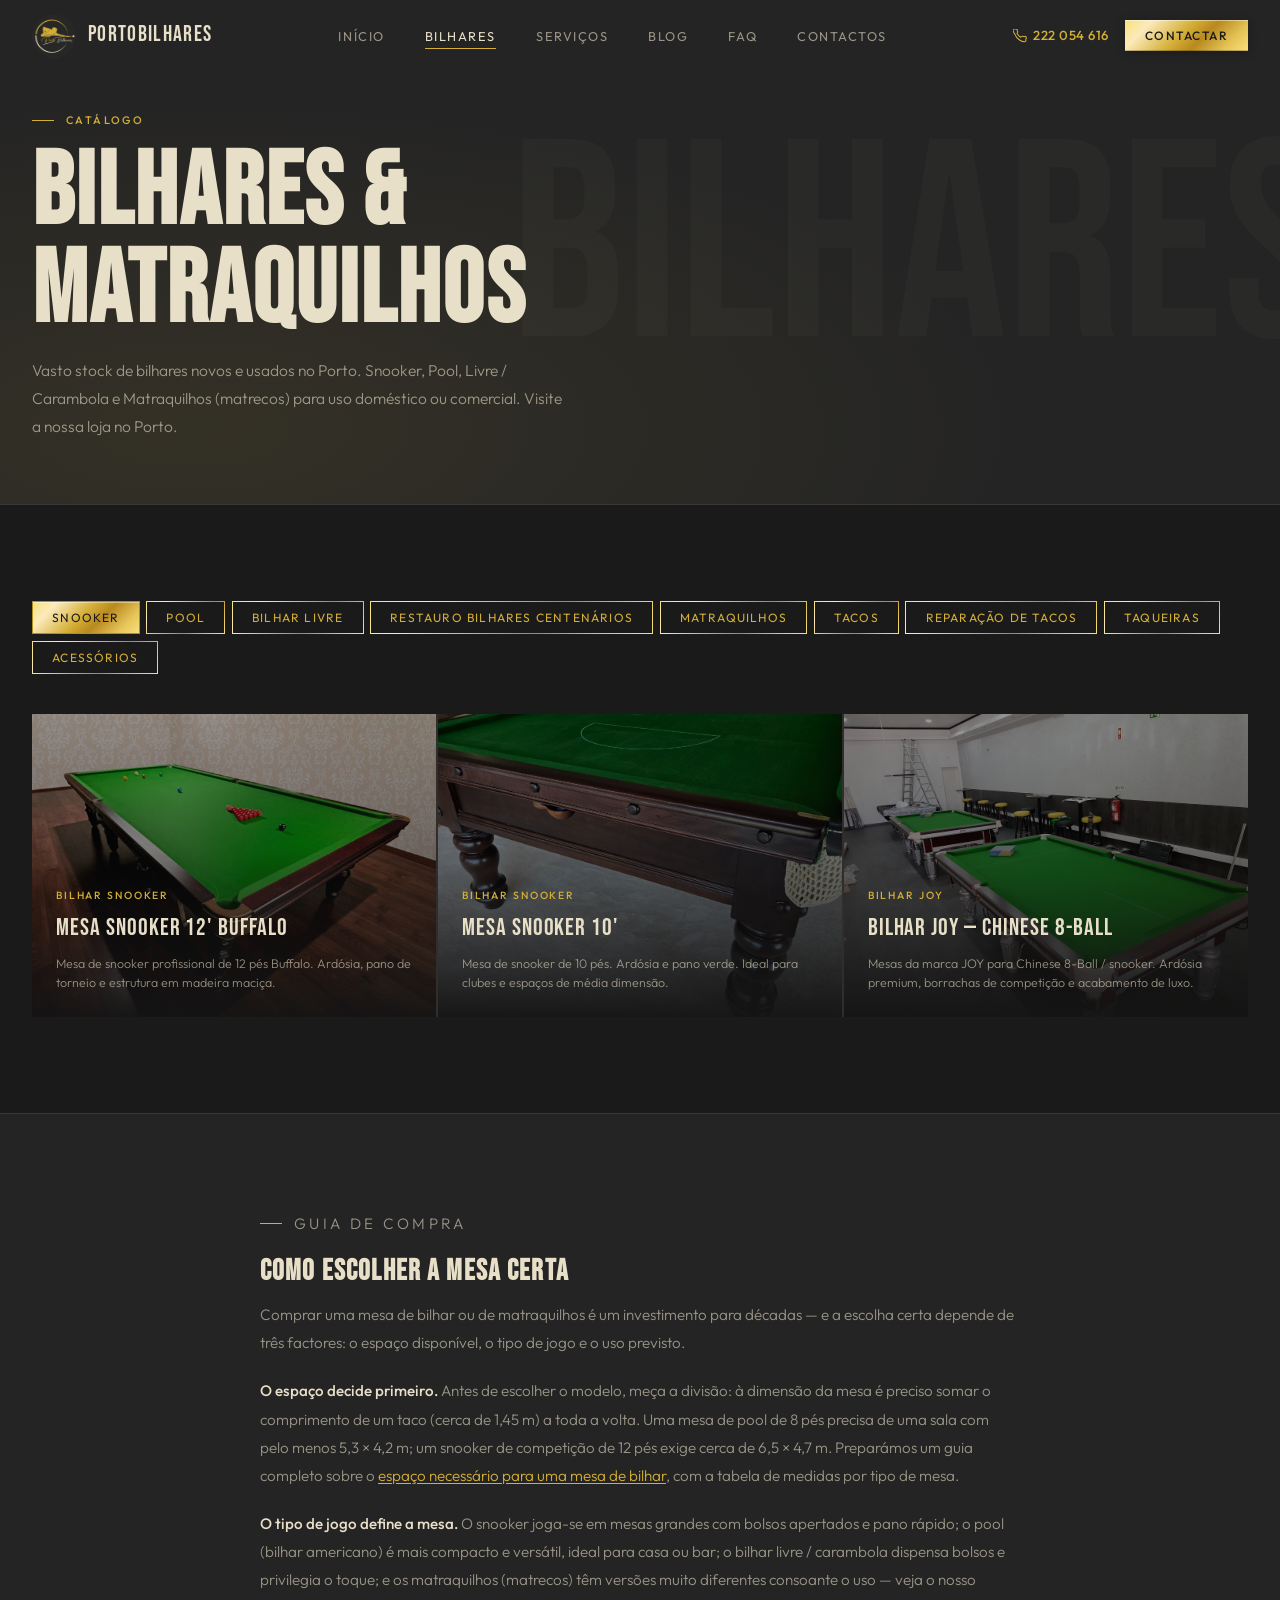
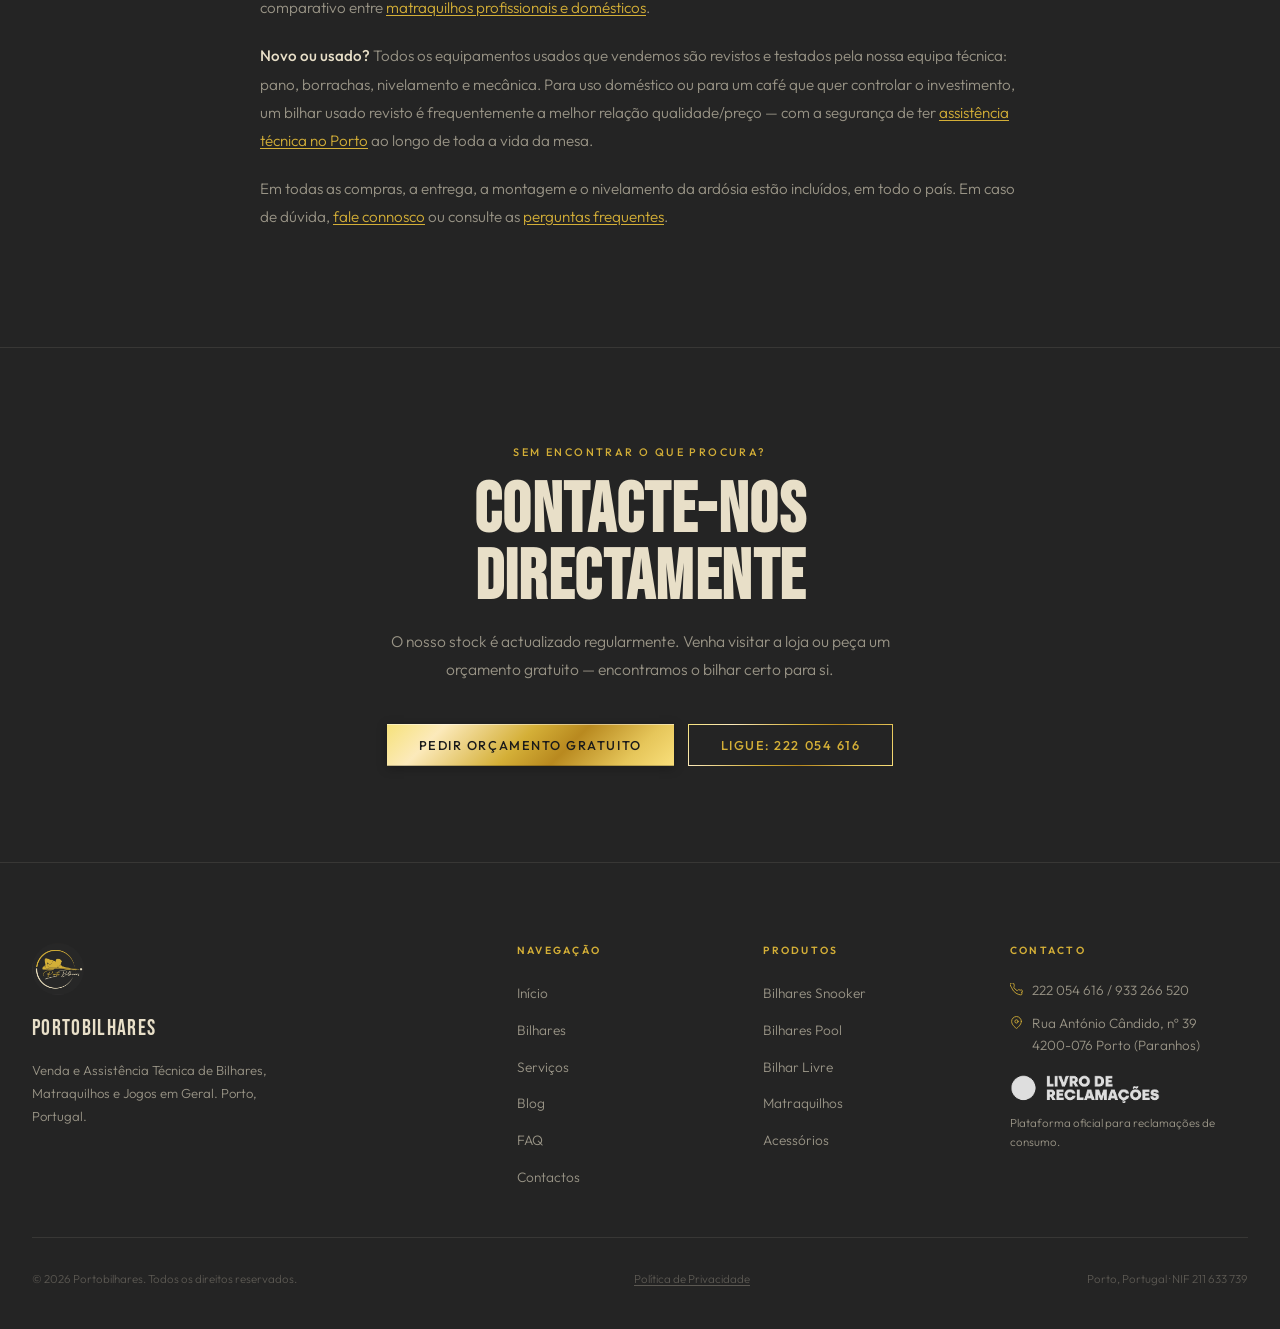
<file: bilhares.html>
<!DOCTYPE html>
<html lang="pt">
<head>
  <meta charset="UTF-8">
  <meta name="viewport" content="width=device-width, initial-scale=1.0">
  <meta name="description" content="Catálogo de bilhares no Porto: mesas de snooker, pool, bilhar livre / carambola e matraquilhos (matrecos), novos e usados. Entrega e instalação incluídas.">
  <meta name="robots" content="index, follow">
  <meta name="referrer" content="strict-origin-when-cross-origin">
  <link rel="canonical" href="https://portobilhares.com/bilhares.html">
  <title>Bilhares no Porto — Snooker, Pool e Matraquilhos | Portobilhares</title>

  <!-- Open Graph -->
  <meta property="og:type" content="website">
  <meta property="og:site_name" content="Portobilhares">
  <meta property="og:locale" content="pt_PT">
  <meta property="og:url" content="https://portobilhares.com/bilhares.html">
  <meta property="og:title" content="Bilhares no Porto — Snooker, Pool e Matraquilhos | Portobilhares">
  <meta property="og:description" content="Catálogo de bilhares no Porto: mesas de snooker, pool, bilhar livre / carambola e matraquilhos (matrecos), novos e usados. Entrega e instalação incluídas.">
  <meta property="og:image" content="https://portobilhares.com/Assets/logo.jpg">
  <meta property="og:image:width" content="1600">
  <meta property="og:image:height" content="1600">

  <!-- Twitter -->
  <meta name="twitter:card" content="summary_large_image">
  <meta name="twitter:title" content="Bilhares no Porto — Snooker, Pool e Matraquilhos | Portobilhares">
  <meta name="twitter:description" content="Catálogo de bilhares no Porto: mesas de snooker, pool, bilhar livre / carambola e matraquilhos (matrecos), novos e usados. Entrega e instalação incluídas.">
  <meta name="twitter:image" content="https://portobilhares.com/Assets/logo.jpg">

  <!-- Favicons -->
  <link rel="icon" href="favicon.ico" sizes="48x48">
  <link rel="icon" type="image/png" sizes="96x96" href="Assets/favicon/favicon-96x96.png">
  <link rel="icon" type="image/png" sizes="48x48" href="Assets/favicon/favicon-48x48.png">
  <link rel="icon" type="image/png" sizes="32x32" href="Assets/favicon/favicon-32x32.png">
  <link rel="icon" type="image/png" sizes="16x16" href="Assets/favicon/favicon-16x16.png">
  <link rel="apple-touch-icon" sizes="180x180" href="Assets/favicon/apple-touch-icon.png">
  <link rel="manifest" href="site.webmanifest">
  <meta name="theme-color" content="#d4af37">

  <link rel="preconnect" href="https://fonts.googleapis.com">
  <link rel="preconnect" href="https://fonts.gstatic.com" crossorigin>
  <link href="https://fonts.googleapis.com/css2?family=Bebas+Neue&family=Outfit:wght@300;400;500;600&display=swap" rel="stylesheet">
  <link rel="stylesheet" href="styles.css?v=4">

  <!-- Structured Data: Catálogo -->
  <script type="application/ld+json">
  {
    "@context": "https://schema.org",
    "@type": "ItemList",
    "name": "Catálogo de bilhares e matraquilhos no Porto",
    "description": "Mesas de snooker, pool, bilhar livre / carambola e matraquilhos (matrecos), novos e usados, com entrega e instalação em todo o país.",
    "itemListElement": [
      { "@type": "Product", "position": 1, "name": "Mesas de bilhar snooker", "description": "Mesas de snooker de 10 e 12 pés, novas e usadas, com ardósia e pano de torneio." },
      { "@type": "Product", "position": 2, "name": "Mesas de bilhar pool", "description": "Mesas de pool (bilhar americano) de 7, 8 e 9 pés para uso doméstico ou comercial." },
      { "@type": "Product", "position": 3, "name": "Mesas de bilhar livre / carambola", "description": "Mesas de bilhar livre e mesas mistas snooker/livre, com ardósia e borrachas premium." },
      { "@type": "Product", "position": 4, "name": "Matraquilhos (matrecos)", "description": "Mesas de matraquilhos domésticas e profissionais, novas e usadas, revistas e testadas." },
      { "@type": "Product", "position": 5, "name": "Tacos e acessórios de bilhar", "description": "Tacos standard, de torneio e personalizados, panos, bolas, giz, taqueiras, iluminação e contadores." }
    ]
  }
  </script>

  <!-- Structured Data: Breadcrumb -->
  <script type="application/ld+json">
  {
    "@context": "https://schema.org",
    "@type": "BreadcrumbList",
    "itemListElement": [
      { "@type": "ListItem", "position": 1, "name": "Início", "item": "https://portobilhares.com/" },
      { "@type": "ListItem", "position": 2, "name": "Bilhares", "item": "https://portobilhares.com/bilhares.html" }
    ]
  }
  </script>
</head>
<body>

<!-- ── NAVBAR ───────────────────────────────────── -->
<nav class="navbar" id="navbar" role="navigation" aria-label="Navegação principal">
  <div class="nav-inner">
    <a href="index.html" class="nav-logo">
      <img src="Assets/logo.jpg" alt="Portobilhares — logótipo">
      <span class="nav-logo-text">PORTOBILHARES</span>
    </a>
    <ul class="nav-links" role="list">
      <li><a href="index.html">Início</a></li>
      <li><a href="bilhares.html">Bilhares</a></li>
      <li><a href="servicos.html">Serviços</a></li>
      <li><a href="blog.html">Blog</a></li>
      <li><a href="faq.html">FAQ</a></li>
      <li><a href="contactos.html">Contactos</a></li>
    </ul>
    <div class="nav-right">
      <a href="tel:+351222054616" class="nav-phone">
        <svg viewBox="0 0 24 24" fill="none" stroke="currentColor" stroke-width="1.8" stroke-linecap="round" stroke-linejoin="round" aria-hidden="true"><path d="M22 16.92v3a2 2 0 01-2.18 2 19.79 19.79 0 01-8.63-3.07A19.5 19.5 0 013.09 8.81 19.79 19.79 0 01.02 2.18 2 2 0 012.18 0h3a2 2 0 012 1.72c.127.96.361 1.903.7 2.81a2 2 0 01-.45 2.11L6.91 7.91a16 16 0 006.29 6.29l1.27-1.27a2 2 0 012.11-.45c.907.339 1.85.573 2.81.7A2 2 0 0122 16.92z"/></svg>
        222 054 616
      </a>
      <a href="contactos.html" class="btn btn-primary btn-sm">Contactar</a>
    </div>
    <button class="hamburger" id="hamburger" aria-label="Abrir menu" aria-expanded="false" aria-controls="mobileMenu">
      <span></span><span></span><span></span>
    </button>
  </div>
</nav>

<div class="mobile-menu" id="mobileMenu" role="navigation">
  <a href="index.html">Início</a>
  <a href="bilhares.html">Bilhares</a>
  <a href="servicos.html">Serviços</a>
  <a href="blog.html">Blog</a>
  <a href="faq.html">FAQ</a>
  <a href="contactos.html">Contactos</a>
  <a href="tel:+351222054616" class="mobile-phone">222 054 616</a>
</div>

<!-- ════════════════════════════════════════════════
     PAGE HEADER
════════════════════════════════════════════════ -->
<header class="page-header">
  <div class="page-header-bg" aria-hidden="true">BILHARES</div>
  <div class="page-header-inner">
    <p class="section-eyebrow">Catálogo</p>
    <h1 class="section-title xl" style="margin-bottom:1rem;">Bilhares &amp;<br>Matraquilhos</h1>
    <p class="section-body">Vasto stock de bilhares novos e usados no Porto. Snooker, Pool, Livre / Carambola e Matraquilhos (matrecos) para uso doméstico ou comercial. Visite a nossa loja no Porto.</p>
  </div>
</header>

<!-- ════════════════════════════════════════════════
     PRODUCTS CATALOG
════════════════════════════════════════════════ -->
<section class="section">
  <div class="section-inner">
    <!-- FILTER BAR -->
    <div class="filter-bar" role="group" aria-label="Filtrar produtos">
      <button class="filter-btn active" data-filter="snooker">Snooker</button>
      <button class="filter-btn" data-filter="pool">Pool</button>
      <button class="filter-btn" data-filter="livre">Bilhar Livre</button>
      <button class="filter-btn" data-filter="restauro">Restauro Bilhares Centenários</button>
      <button class="filter-btn" data-filter="matraquilhos">Matraquilhos</button>
      <button class="filter-btn" data-filter="tacos">Tacos</button>
      <button class="filter-btn" data-filter="reparacao-tacos">Reparação de Tacos</button>
      <button class="filter-btn" data-filter="taqueiras">Taqueiras</button>
      <button class="filter-btn" data-filter="acessorios">Acessórios</button>
    </div>

    <!-- PRODUCTS GRID -->
    <div class="products-grid">

      <article class="product-card reveal" data-cat="snooker">
        <img class="product-card-bg" src="Assets/Products/Bilhar%2012%20p%C3%A9s/Bilhar12pes_Buffalo_1.jpg" alt="Mesa Snooker 12&#x27; Buffalo — Bilhar Snooker" loading="lazy" decoding="async">
        <div class="product-overlay">
          <div class="product-type">Bilhar Snooker</div>
          <div class="product-name">Mesa Snooker 12&#x27; Buffalo</div>
          <div class="product-desc">Mesa de snooker profissional de 12 pés Buffalo. Ardósia, pano de torneio e estrutura em madeira maciça.</div>
        </div>
      </article>

      <article class="product-card reveal" data-cat="snooker">
        <img class="product-card-bg" src="Assets/Products/Bilhar%2010%20p%C3%A9s/Bilhar%2010%20p%C3%A9s.jpg" alt="Mesa Snooker 10&#x27; — Bilhar Snooker" loading="lazy" decoding="async">
        <div class="product-overlay">
          <div class="product-type">Bilhar Snooker</div>
          <div class="product-name">Mesa Snooker 10&#x27;</div>
          <div class="product-desc">Mesa de snooker de 10 pés. Ardósia e pano verde. Ideal para clubes e espaços de média dimensão.</div>
        </div>
      </article>

      <article class="product-card reveal" data-cat="snooker">
        <img class="product-card-bg" src="Assets/Products/Bilhares%20Marca%20JOY/480838294_3067139823450501_4392875334435833140_n.jpg" alt="Bilhar JOY — Chinese 8-Ball — Bilhar JOY" loading="lazy" decoding="async">
        <div class="product-overlay">
          <div class="product-type">Bilhar JOY</div>
          <div class="product-name">Bilhar JOY — Chinese 8-Ball</div>
          <div class="product-desc">Mesas da marca JOY para Chinese 8-Ball / snooker. Ardósia premium, borrachas de competição e acabamento de luxo.</div>
        </div>
      </article>

      <article class="product-card reveal" data-cat="pool">
        <img class="product-card-bg" src="Assets/Products/Bilhar%207%20p%C3%A9s/Bilhar7pes_Bufalo9202.127_1.jpg" alt="Mesa Pool 7&#x27; Buffalo — Bilhar Pool" loading="lazy" decoding="async">
        <div class="product-overlay">
          <div class="product-type">Bilhar Pool</div>
          <div class="product-name">Mesa Pool 7&#x27; Buffalo</div>
          <div class="product-desc">Mesa de pool de 7 pés Buffalo (9202.127). Tamanho bar, compacta e robusta para uso doméstico ou comercial.</div>
        </div>
      </article>

      <article class="product-card reveal" data-cat="pool">
        <img class="product-card-bg" src="Assets/Products/Bilhar%208%20p%C3%A9s/Bilhar8pes_Prostar_1.jpg" alt="Mesa Pool 8&#x27; Prostar — Bilhar Pool" loading="lazy" decoding="async">
        <div class="product-overlay">
          <div class="product-type">Bilhar Pool</div>
          <div class="product-name">Mesa Pool 8&#x27; Prostar</div>
          <div class="product-desc">Mesa de pool de 8 pés Prostar. Ardósia e acabamento profissional para casa ou clube.</div>
        </div>
      </article>

      <article class="product-card reveal" data-cat="pool">
        <img class="product-card-bg" src="Assets/Products/Bilhar%208%20p%C3%A9s/Bilhares%208%20p%C3%A9s_First.jpg" alt="Mesa Pool 8&#x27; First — Bilhar Pool" loading="lazy" decoding="async">
        <div class="product-overlay">
          <div class="product-type">Bilhar Pool</div>
          <div class="product-name">Mesa Pool 8&#x27; First</div>
          <div class="product-desc">Mesa de pool de 8 pés — modelo First. Bilhar americano para uso doméstico. Vários acabamentos e panos disponíveis.</div>
        </div>
      </article>

      <article class="product-card reveal" data-cat="pool">
        <img class="product-card-bg" src="Assets/Products/Bilhar%208%20p%C3%A9s/Bilhares%208%20p%C3%A9s_Lisboa.jpg" alt="Mesa Pool 8&#x27; Lisboa — Bilhar Pool" loading="lazy" decoding="async">
        <div class="product-overlay">
          <div class="product-type">Bilhar Pool</div>
          <div class="product-name">Mesa Pool 8&#x27; Lisboa</div>
          <div class="product-desc">Mesa de pool de 8 pés — modelo Lisboa, acabamento preto de alto brilho. Bilhar americano elegante para casa.</div>
        </div>
      </article>

      <article class="product-card reveal" data-cat="pool">
        <img class="product-card-bg" src="Assets/Products/Bilhar%208%20p%C3%A9s/Bilhares%208%20p%C3%A9s_Monaco.jpg" alt="Mesa Pool 8&#x27; Mónaco — Bilhar Pool" loading="lazy" decoding="async">
        <div class="product-overlay">
          <div class="product-type">Bilhar Pool</div>
          <div class="product-name">Mesa Pool 8&#x27; Mónaco</div>
          <div class="product-desc">Mesa de pool de 8 pés — modelo Mónaco. Bilhar americano para uso doméstico. Vários acabamentos e panos disponíveis.</div>
        </div>
      </article>

      <article class="product-card reveal" data-cat="pool">
        <img class="product-card-bg" src="Assets/Products/Bilhar%208%20p%C3%A9s/Bilhares%208%20p%C3%A9s_Porto.jpg" alt="Mesa Pool 8&#x27; Porto — Bilhar Pool" loading="lazy" decoding="async">
        <div class="product-overlay">
          <div class="product-type">Bilhar Pool</div>
          <div class="product-name">Mesa Pool 8&#x27; Porto</div>
          <div class="product-desc">Mesa de pool de 8 pés — modelo Porto. Bilhar americano para uso doméstico. Vários acabamentos e panos disponíveis.</div>
        </div>
      </article>

      <article class="product-card reveal" data-cat="pool">
        <img class="product-card-bg" src="Assets/Products/Bilhar%208%20p%C3%A9s/Bilhares%208%20p%C3%A9s_Quenn.jpg" alt="Mesa Pool 8&#x27; Queen — Bilhar Pool" loading="lazy" decoding="async">
        <div class="product-overlay">
          <div class="product-type">Bilhar Pool</div>
          <div class="product-name">Mesa Pool 8&#x27; Queen</div>
          <div class="product-desc">Mesa de pool de 8 pés — modelo Queen. Bilhar americano para uso doméstico. Vários acabamentos e panos disponíveis.</div>
        </div>
      </article>

      <article class="product-card reveal" data-cat="pool">
        <img class="product-card-bg" src="Assets/Products/Bilhar%208%20p%C3%A9s/Bilhares%208%20p%C3%A9s_reKto.jpg" alt="Mesa Pool 8&#x27; Rekto — Bilhar Pool" loading="lazy" decoding="async">
        <div class="product-overlay">
          <div class="product-type">Bilhar Pool</div>
          <div class="product-name">Mesa Pool 8&#x27; Rekto</div>
          <div class="product-desc">Mesa de pool de 8 pés — modelo Rekto, linha moderna. Bilhar americano para uso doméstico. Vários panos disponíveis.</div>
        </div>
      </article>

      <article class="product-card reveal" data-cat="pool">
        <img class="product-card-bg" src="Assets/Products/Bilhar%209%20p%C3%A9s/Bilhar9pes_Prostar_1.jpg" alt="Mesa Pool 9&#x27; Prostar — Bilhar Pool" loading="lazy" decoding="async">
        <div class="product-overlay">
          <div class="product-type">Bilhar Pool</div>
          <div class="product-name">Mesa Pool 9&#x27; Prostar</div>
          <div class="product-desc">Mesa de pool profissional de 9 pés Prostar. Dimensão de torneio, ardósia de 3 peças. Para clubes e salas de jogos.</div>
        </div>
      </article>

      <article class="product-card reveal" data-cat="livre">
        <img class="product-card-bg" src="Assets/Products/Bilhar%20Livre%20Alta%20Competic%C3%A3o/Bilhar%20Livre%20Alta%20Competi%C3%A7%C3%A3o.jpg" alt="Bilhar Livre Alta Competição — Bilhar Livre" loading="lazy" decoding="async">
        <div class="product-overlay">
          <div class="product-type">Bilhar Livre</div>
          <div class="product-name">Bilhar Livre Alta Competição</div>
          <div class="product-desc">Mesa de bilhar livre / carambola de alta competição. Ardósia, borrachas premium e pano rápido.</div>
        </div>
      </article>

      <article class="product-card reveal" data-cat="restauro" data-gallery="Assets/Products/Restauro%20bilhar%20centenario%201/487205292_3097424857088664_3794986046537472235_n.jpg|Assets/Products/Restauro%20bilhar%20centenario%201/487464285_3097689650395518_4013887965807218958_n.jpg|Assets/Products/Restauro%20bilhar%20centenario%201/503270201_3170778149753334_7102520642271638232_n.jpg|Assets/Products/Restauro%20bilhar%20centenario%201/503424925_3170778166419999_7445770335357131668_n.jpg|Assets/Products/Restauro%20bilhar%20centenario%201/503442020_3170777086420107_7228900931679688107_n.jpg|Assets/Products/Restauro%20bilhar%20centenario%201/503469025_3170778289753320_1547483190617608945_n.jpg|Assets/Products/Restauro%20bilhar%20centenario%201/503484812_3170778386419977_7433946010207017732_n.jpg|Assets/Products/Restauro%20bilhar%20centenario%201/503501661_3170777066420109_1529676564273882068_n.jpg|Assets/Products/Restauro%20bilhar%20centenario%201/503571532_3170778139753335_7487544119440287555_n.jpg|Assets/Products/Restauro%20bilhar%20centenario%201/503686449_3170778286419987_4469846483522732573_n.jpg|Assets/Products/Restauro%20bilhar%20centenario%201/503799154_3170777069753442_4265267966040850499_n.jpg|Assets/Products/Restauro%20bilhar%20centenario%201/503800568_3170777376420078_394853114329424184_n.jpg|Assets/Products/Restauro%20bilhar%20centenario%201/504380700_3177925852371897_3814882905014106723_n.jpg">
        <img class="product-card-bg" src="Assets/Products/Restauro%20bilhar%20centenario%201/487205292_3097424857088664_3794986046537472235_n.jpg" alt="Restauro Bilhar Centenário — Restauro de bilhares centenários" loading="lazy" decoding="async">
        <div class="product-overlay">
          <div class="product-type">Restauro</div>
          <div class="product-name">Restauro Bilhar Centenário</div>
          <div class="product-desc">Mesa de bilhar centenária totalmente restaurada: madeira recuperada e envernizada, ardósia nivelada e pano novo.</div>
        </div>
      </article>

      <article class="product-card reveal" data-cat="restauro" data-gallery="Assets/Products/Restauro%20total%20bilhar%20Centenario%202/486665757_3097425120421971_9203816734776247128_n.jpg|Assets/Products/Restauro%20total%20bilhar%20Centenario%202/486666935_3097425267088623_1138531968172400566_n.jpg|Assets/Products/Restauro%20total%20bilhar%20Centenario%202/486705920_3097424937088656_3154121916655476948_n.jpg|Assets/Products/Restauro%20total%20bilhar%20Centenario%202/486737163_3097424983755318_7306666839488972880_n.jpg|Assets/Products/Restauro%20total%20bilhar%20Centenario%202/486751535_3097425090421974_7180120401269826649_n.jpg|Assets/Products/Restauro%20total%20bilhar%20Centenario%202/486792711_3097425253755291_7922851444851979457_n.jpg|Assets/Products/Restauro%20total%20bilhar%20Centenario%202/486812249_3097425197088630_4849335843663633612_n.jpg|Assets/Products/Restauro%20total%20bilhar%20Centenario%202/486817757_3097425037088646_311366806095298111_n.jpg|Assets/Products/Restauro%20total%20bilhar%20Centenario%202/486938897_3097424840421999_5136801607010825127_n.jpg|Assets/Products/Restauro%20total%20bilhar%20Centenario%202/486974721_3097425100421973_7408159148527200938_n.jpg|Assets/Products/Restauro%20total%20bilhar%20Centenario%202/487044795_3097425097088640_2269341410869658014_n.jpg|Assets/Products/Restauro%20total%20bilhar%20Centenario%202/487114887_3097425280421955_2265327611706596986_n.jpg|Assets/Products/Restauro%20total%20bilhar%20Centenario%202/487158603_3097424957088654_9152171778985360607_n.jpg|Assets/Products/Restauro%20total%20bilhar%20Centenario%202/487170730_3097424960421987_1671766826850862837_n.jpg|Assets/Products/Restauro%20total%20bilhar%20Centenario%202/487189231_3097425283755288_5865270668738072025_n.jpg|Assets/Products/Restauro%20total%20bilhar%20Centenario%202/487201616_3097424933755323_3211886563652463314_n.jpg|Assets/Products/Restauro%20total%20bilhar%20Centenario%202/487201617_3097425270421956_7748329142931099119_n.jpg|Assets/Products/Restauro%20total%20bilhar%20Centenario%202/487203136_3097424897088660_1914377749789457966_n.jpg|Assets/Products/Restauro%20total%20bilhar%20Centenario%202/487204266_3097425183755298_5718901306051560243_n.jpg">
        <img class="product-card-bg" src="Assets/Products/Restauro%20total%20bilhar%20Centenario%202/486665757_3097425120421971_9203816734776247128_n.jpg" alt="Restauro Total Bilhar Centenário — Restauro de bilhares centenários" loading="lazy" decoding="async">
        <div class="product-overlay">
          <div class="product-type">Restauro</div>
          <div class="product-name">Restauro Total Bilhar Centenário</div>
          <div class="product-desc">Restauro integral de bilhar centenário: estrutura em madeira maciça recuperada, ardósia e pano de precisão.</div>
        </div>
      </article>

      <article class="product-card reveal" data-cat="matraquilhos">
        <img class="product-card-bg" src="Assets/Products/Matraquilhos/488933089_3107222516108898_5536038051517414272_n.jpg" alt="Matraquilhos Clássico — Matraquilhos" loading="lazy" decoding="async">
        <div class="product-overlay">
          <div class="product-type">Matraquilhos</div>
          <div class="product-name">Matraquilhos Clássico</div>
          <div class="product-desc">Matraquilhos tradicional em madeira maciça.<br>Jogadores de liga metálica por fundição.</div>
        </div>
      </article>

      <article class="product-card reveal" data-cat="matraquilhos">
        <img class="product-card-bg" src="Assets/Products/Matraquilhos/476017139_3045543465610137_1225308017240040720_n.jpg" alt="Matraquilhos Moderno — Matraquilhos" loading="lazy" decoding="async">
        <div class="product-overlay">
          <div class="product-type">Matraquilhos</div>
          <div class="product-name">Matraquilhos Moderno</div>
          <div class="product-desc">Matraquilhos de linha moderna com acabamento lacado. Jogadores dourados e prateados e hastes de aço.</div>
        </div>
      </article>

      <article class="product-card reveal" data-cat="tacos">
        <img class="product-card-bg" src="Assets/Products/Tacos/Adam%201.jpg" alt="Taco Adam — Tacos" loading="lazy" decoding="async">
        <div class="product-overlay">
          <div class="product-type">Tacos</div>
          <div class="product-name">Taco Adam</div>
          <div class="product-desc">Taco de bilhar / snooker de marca. Consulte disponibilidade, ponteiras e opções de personalização.</div>
        </div>
      </article>

      <article class="product-card reveal" data-cat="tacos">
        <img class="product-card-bg" src="Assets/Products/Tacos/Adam%202.jpg" alt="Taco Adam — Tacos" loading="lazy" decoding="async">
        <div class="product-overlay">
          <div class="product-type">Tacos</div>
          <div class="product-name">Taco Adam</div>
          <div class="product-desc">Taco de bilhar / snooker de marca. Consulte disponibilidade, ponteiras e opções de personalização.</div>
        </div>
      </article>

      <article class="product-card reveal" data-cat="tacos">
        <img class="product-card-bg" src="Assets/Products/Tacos/Buffalo%201.jpg" alt="Taco Buffalo — Tacos" loading="lazy" decoding="async">
        <div class="product-overlay">
          <div class="product-type">Tacos</div>
          <div class="product-name">Taco Buffalo</div>
          <div class="product-desc">Taco de bilhar / snooker de marca. Consulte disponibilidade, ponteiras e opções de personalização.</div>
        </div>
      </article>

      <article class="product-card reveal" data-cat="tacos">
        <img class="product-card-bg" src="Assets/Products/Tacos/Buffalo%202.jpg" alt="Taco Buffalo — Tacos" loading="lazy" decoding="async">
        <div class="product-overlay">
          <div class="product-type">Tacos</div>
          <div class="product-name">Taco Buffalo</div>
          <div class="product-desc">Taco de bilhar / snooker de marca. Consulte disponibilidade, ponteiras e opções de personalização.</div>
        </div>
      </article>

      <article class="product-card reveal" data-cat="tacos">
        <img class="product-card-bg" src="Assets/Products/Tacos/Buffalo%203.jpg" alt="Taco Buffalo — Tacos" loading="lazy" decoding="async">
        <div class="product-overlay">
          <div class="product-type">Tacos</div>
          <div class="product-name">Taco Buffalo</div>
          <div class="product-desc">Taco de bilhar / snooker de marca. Consulte disponibilidade, ponteiras e opções de personalização.</div>
        </div>
      </article>

      <article class="product-card reveal" data-cat="tacos">
        <img class="product-card-bg" src="Assets/Products/Tacos/Buffalo%204.jpg" alt="Taco Buffalo — Tacos" loading="lazy" decoding="async">
        <div class="product-overlay">
          <div class="product-type">Tacos</div>
          <div class="product-name">Taco Buffalo</div>
          <div class="product-desc">Taco de bilhar / snooker de marca. Consulte disponibilidade, ponteiras e opções de personalização.</div>
        </div>
      </article>

      <article class="product-card reveal" data-cat="tacos">
        <img class="product-card-bg" src="Assets/Products/Tacos/Buffalo%205.jpg" alt="Taco Buffalo — Tacos" loading="lazy" decoding="async">
        <div class="product-overlay">
          <div class="product-type">Tacos</div>
          <div class="product-name">Taco Buffalo</div>
          <div class="product-desc">Taco de bilhar / snooker de marca. Consulte disponibilidade, ponteiras e opções de personalização.</div>
        </div>
      </article>

      <article class="product-card reveal" data-cat="tacos">
        <img class="product-card-bg" src="Assets/Products/Tacos/Buffalo%206.jpg" alt="Taco Buffalo — Tacos" loading="lazy" decoding="async">
        <div class="product-overlay">
          <div class="product-type">Tacos</div>
          <div class="product-name">Taco Buffalo</div>
          <div class="product-desc">Taco de bilhar / snooker de marca. Consulte disponibilidade, ponteiras e opções de personalização.</div>
        </div>
      </article>

      <article class="product-card reveal" data-cat="tacos">
        <img class="product-card-bg" src="Assets/Products/Tacos/Buffalo%207.jpg" alt="Taco Buffalo — Tacos" loading="lazy" decoding="async">
        <div class="product-overlay">
          <div class="product-type">Tacos</div>
          <div class="product-name">Taco Buffalo</div>
          <div class="product-desc">Taco de bilhar / snooker de marca. Consulte disponibilidade, ponteiras e opções de personalização.</div>
        </div>
      </article>

      <article class="product-card reveal" data-cat="tacos">
        <img class="product-card-bg" src="Assets/Products/Tacos/Buffalo%20Dominator-.jpg" alt="Taco Buffalo Dominator — Tacos" loading="lazy" decoding="async">
        <div class="product-overlay">
          <div class="product-type">Tacos</div>
          <div class="product-name">Taco Buffalo Dominator</div>
          <div class="product-desc">Taco de bilhar / snooker de marca. Consulte disponibilidade, ponteiras e opções de personalização.</div>
        </div>
      </article>

      <article class="product-card reveal" data-cat="tacos">
        <img class="product-card-bg" src="Assets/Products/Tacos/Buffalo%20Dominator..jpg" alt="Taco Buffalo Dominator — Tacos" loading="lazy" decoding="async">
        <div class="product-overlay">
          <div class="product-type">Tacos</div>
          <div class="product-name">Taco Buffalo Dominator</div>
          <div class="product-desc">Taco de bilhar / snooker de marca. Consulte disponibilidade, ponteiras e opções de personalização.</div>
        </div>
      </article>

      <article class="product-card reveal" data-cat="tacos">
        <img class="product-card-bg" src="Assets/Products/Tacos/Buffalo%20Dominator.jpg" alt="Taco Buffalo Dominator — Tacos" loading="lazy" decoding="async">
        <div class="product-overlay">
          <div class="product-type">Tacos</div>
          <div class="product-name">Taco Buffalo Dominator</div>
          <div class="product-desc">Taco de bilhar / snooker de marca. Consulte disponibilidade, ponteiras e opções de personalização.</div>
        </div>
      </article>

      <article class="product-card reveal" data-cat="tacos">
        <img class="product-card-bg" src="Assets/Products/Tacos/Hanbat.webp" alt="Taco Hanbat — Tacos" loading="lazy" decoding="async">
        <div class="product-overlay">
          <div class="product-type">Tacos</div>
          <div class="product-name">Taco Hanbat</div>
          <div class="product-desc">Taco de bilhar / snooker de marca. Consulte disponibilidade, ponteiras e opções de personalização.</div>
        </div>
      </article>

      <article class="product-card reveal" data-cat="tacos">
        <img class="product-card-bg" src="Assets/Products/Tacos/Layani%201.webp" alt="Taco Layani — Tacos" loading="lazy" decoding="async">
        <div class="product-overlay">
          <div class="product-type">Tacos</div>
          <div class="product-name">Taco Layani</div>
          <div class="product-desc">Taco de bilhar / snooker de marca. Consulte disponibilidade, ponteiras e opções de personalização.</div>
        </div>
      </article>

      <article class="product-card reveal" data-cat="tacos">
        <img class="product-card-bg" src="Assets/Products/Tacos/Longoni%202.jpg" alt="Taco Longoni — Tacos" loading="lazy" decoding="async">
        <div class="product-overlay">
          <div class="product-type">Tacos</div>
          <div class="product-name">Taco Longoni</div>
          <div class="product-desc">Taco de bilhar / snooker de marca. Consulte disponibilidade, ponteiras e opções de personalização.</div>
        </div>
      </article>

      <article class="product-card reveal" data-cat="tacos">
        <img class="product-card-bg" src="Assets/Products/Tacos/Longoni%203.jpg" alt="Taco Longoni — Tacos" loading="lazy" decoding="async">
        <div class="product-overlay">
          <div class="product-type">Tacos</div>
          <div class="product-name">Taco Longoni</div>
          <div class="product-desc">Taco de bilhar / snooker de marca. Consulte disponibilidade, ponteiras e opções de personalização.</div>
        </div>
      </article>

      <article class="product-card reveal" data-cat="tacos">
        <img class="product-card-bg" src="Assets/Products/Tacos/Longoni%205.jpg" alt="Taco Longoni — Tacos" loading="lazy" decoding="async">
        <div class="product-overlay">
          <div class="product-type">Tacos</div>
          <div class="product-name">Taco Longoni</div>
          <div class="product-desc">Taco de bilhar / snooker de marca. Consulte disponibilidade, ponteiras e opções de personalização.</div>
        </div>
      </article>

      <article class="product-card reveal" data-cat="tacos">
        <img class="product-card-bg" src="Assets/Products/Tacos/Longoni%206.jpg" alt="Taco Longoni — Tacos" loading="lazy" decoding="async">
        <div class="product-overlay">
          <div class="product-type">Tacos</div>
          <div class="product-name">Taco Longoni</div>
          <div class="product-desc">Taco de bilhar / snooker de marca. Consulte disponibilidade, ponteiras e opções de personalização.</div>
        </div>
      </article>

      <article class="product-card reveal" data-cat="tacos">
        <img class="product-card-bg" src="Assets/Products/Tacos/Longoni.jpg" alt="Taco Longoni — Tacos" loading="lazy" decoding="async">
        <div class="product-overlay">
          <div class="product-type">Tacos</div>
          <div class="product-name">Taco Longoni</div>
          <div class="product-desc">Taco de bilhar / snooker de marca. Consulte disponibilidade, ponteiras e opções de personalização.</div>
        </div>
      </article>

      <article class="product-card reveal" data-cat="tacos">
        <img class="product-card-bg" src="Assets/Products/Tacos/McDermott%202.jpg" alt="Taco McDermott — Tacos" loading="lazy" decoding="async">
        <div class="product-overlay">
          <div class="product-type">Tacos</div>
          <div class="product-name">Taco McDermott</div>
          <div class="product-desc">Taco de bilhar / snooker de marca. Consulte disponibilidade, ponteiras e opções de personalização.</div>
        </div>
      </article>

      <article class="product-card reveal" data-cat="tacos">
        <img class="product-card-bg" src="Assets/Products/Tacos/McDermott%203.jpg" alt="Taco McDermott — Tacos" loading="lazy" decoding="async">
        <div class="product-overlay">
          <div class="product-type">Tacos</div>
          <div class="product-name">Taco McDermott</div>
          <div class="product-desc">Taco de bilhar / snooker de marca. Consulte disponibilidade, ponteiras e opções de personalização.</div>
        </div>
      </article>

      <article class="product-card reveal" data-cat="tacos">
        <img class="product-card-bg" src="Assets/Products/Tacos/McDermott.jpg" alt="Taco McDermott — Tacos" loading="lazy" decoding="async">
        <div class="product-overlay">
          <div class="product-type">Tacos</div>
          <div class="product-name">Taco McDermott</div>
          <div class="product-desc">Taco de bilhar / snooker de marca. Consulte disponibilidade, ponteiras e opções de personalização.</div>
        </div>
      </article>

      <article class="product-card reveal" data-cat="tacos">
        <img class="product-card-bg" src="Assets/Products/Tacos/Molinari.webp" alt="Taco Molinari — Tacos" loading="lazy" decoding="async">
        <div class="product-overlay">
          <div class="product-type">Tacos</div>
          <div class="product-name">Taco Molinari</div>
          <div class="product-desc">Taco de bilhar / snooker de marca. Consulte disponibilidade, ponteiras e opções de personalização.</div>
        </div>
      </article>

      <article class="product-card reveal" data-cat="tacos">
        <img class="product-card-bg" src="Assets/Products/Tacos/Universal%201.jpg" alt="Taco Universal — Tacos" loading="lazy" decoding="async">
        <div class="product-overlay">
          <div class="product-type">Tacos</div>
          <div class="product-name">Taco Universal</div>
          <div class="product-desc">Taco de bilhar / snooker de marca. Consulte disponibilidade, ponteiras e opções de personalização.</div>
        </div>
      </article>

      <article class="product-card reveal" data-cat="tacos">
        <img class="product-card-bg" src="Assets/Products/Tacos/Universal%202.jpg" alt="Taco Universal — Tacos" loading="lazy" decoding="async">
        <div class="product-overlay">
          <div class="product-type">Tacos</div>
          <div class="product-name">Taco Universal</div>
          <div class="product-desc">Taco de bilhar / snooker de marca. Consulte disponibilidade, ponteiras e opções de personalização.</div>
        </div>
      </article>

      <article class="product-card reveal" data-cat="tacos">
        <img class="product-card-bg" src="Assets/Products/Tacos/Universal%203.jpg" alt="Taco Universal — Tacos" loading="lazy" decoding="async">
        <div class="product-overlay">
          <div class="product-type">Tacos</div>
          <div class="product-name">Taco Universal</div>
          <div class="product-desc">Taco de bilhar / snooker de marca. Consulte disponibilidade, ponteiras e opções de personalização.</div>
        </div>
      </article>

      <article class="product-card reveal" data-cat="tacos">
        <img class="product-card-bg" src="Assets/Products/Tacos/Universal%204.jpg" alt="Taco Universal — Tacos" loading="lazy" decoding="async">
        <div class="product-overlay">
          <div class="product-type">Tacos</div>
          <div class="product-name">Taco Universal</div>
          <div class="product-desc">Taco de bilhar / snooker de marca. Consulte disponibilidade, ponteiras e opções de personalização.</div>
        </div>
      </article>

      <article class="product-card reveal" data-cat="tacos">
        <img class="product-card-bg" src="Assets/Products/Tacos/universal%205.jpg" alt="Taco Universal — Tacos" loading="lazy" decoding="async">
        <div class="product-overlay">
          <div class="product-type">Tacos</div>
          <div class="product-name">Taco Universal</div>
          <div class="product-desc">Taco de bilhar / snooker de marca. Consulte disponibilidade, ponteiras e opções de personalização.</div>
        </div>
      </article>

      <article class="product-card media-card reveal" data-cat="reparacao-tacos" data-alt="Reparação de taco de bilhar">
        <img class="product-card-bg" src="Assets/Products/Reparac%C3%A3o%20tacos/476207426_3048618978635919_8396897311323666175_n.jpg" alt="Reparação de taco de bilhar" loading="lazy" decoding="async">
      </article>

      <article class="product-card media-card reveal" data-cat="reparacao-tacos" data-alt="Reparação de taco de bilhar">
        <img class="product-card-bg" src="Assets/Products/Reparac%C3%A3o%20tacos/476879725_3048619008635916_769567282172008284_n.jpg" alt="Reparação de taco de bilhar" loading="lazy" decoding="async">
      </article>

      <article class="product-card media-card reveal" data-cat="reparacao-tacos" data-alt="Reparação de taco de bilhar">
        <img class="product-card-bg" src="Assets/Products/Reparac%C3%A3o%20tacos/477209374_3048618928635924_6951481505820067128_n.jpg" alt="Reparação de taco de bilhar" loading="lazy" decoding="async">
      </article>

      <article class="product-card media-card reveal" data-cat="reparacao-tacos" data-alt="Reparação de taco de bilhar">
        <img class="product-card-bg" src="Assets/Products/Reparac%C3%A3o%20tacos/496943216_3150316581799491_71505393312611199_n.jpg" alt="Reparação de taco de bilhar" loading="lazy" decoding="async">
      </article>

      <article class="product-card media-card media-card-video reveal" data-cat="reparacao-tacos" data-video="Assets/Products/Reparac%C3%A3o%20tacos/V1.mp4" data-alt="Vídeo de reparação de taco de bilhar">
        <video class="product-card-bg" src="Assets/Products/Reparac%C3%A3o%20tacos/V1.mp4#t=0.1" muted loop playsinline preload="metadata"></video>
        <span class="media-play" aria-hidden="true">
          <svg viewBox="0 0 24 24" fill="currentColor"><path d="M8 5v14l11-7z"/></svg>
        </span>
      </article>

      <article class="product-card media-card media-card-video reveal" data-cat="reparacao-tacos" data-video="Assets/Products/Reparac%C3%A3o%20tacos/V2.mp4" data-alt="Vídeo de reparação de taco de bilhar">
        <video class="product-card-bg" src="Assets/Products/Reparac%C3%A3o%20tacos/V2.mp4#t=0.1" muted loop playsinline preload="metadata"></video>
        <span class="media-play" aria-hidden="true">
          <svg viewBox="0 0 24 24" fill="currentColor"><path d="M8 5v14l11-7z"/></svg>
        </span>
      </article>

      <article class="product-card reveal" data-cat="taqueiras">
        <img class="product-card-bg" src="Assets/Products/TAQUEIRAS/110euros..jpg" alt="Taqueira — Taqueiras" loading="lazy" decoding="async">
        <div class="product-overlay">
          <div class="product-type">Taqueiras</div>
          <div class="product-name">Taqueira</div>
          <div class="product-desc">Taqueira / mala de transporte para tacos. Vários modelos e capacidades disponíveis.</div>
        </div>
      </article>

      <article class="product-card reveal" data-cat="taqueiras">
        <img class="product-card-bg" src="Assets/Products/TAQUEIRAS/110euros.jpg" alt="Taqueira — Taqueiras" loading="lazy" decoding="async">
        <div class="product-overlay">
          <div class="product-type">Taqueiras</div>
          <div class="product-name">Taqueira</div>
          <div class="product-desc">Taqueira / mala de transporte para tacos. Vários modelos e capacidades disponíveis.</div>
        </div>
      </article>

      <article class="product-card reveal" data-cat="taqueiras">
        <img class="product-card-bg" src="Assets/Products/TAQUEIRAS/120.00.jpg" alt="Taqueira — Taqueiras" loading="lazy" decoding="async">
        <div class="product-overlay">
          <div class="product-type">Taqueiras</div>
          <div class="product-name">Taqueira</div>
          <div class="product-desc">Taqueira / mala de transporte para tacos. Vários modelos e capacidades disponíveis.</div>
        </div>
      </article>

      <article class="product-card reveal" data-cat="taqueiras">
        <img class="product-card-bg" src="Assets/Products/TAQUEIRAS/120euros%20%282%29.jpg" alt="Taqueira — Taqueiras" loading="lazy" decoding="async">
        <div class="product-overlay">
          <div class="product-type">Taqueiras</div>
          <div class="product-name">Taqueira</div>
          <div class="product-desc">Taqueira / mala de transporte para tacos. Vários modelos e capacidades disponíveis.</div>
        </div>
      </article>

      <article class="product-card reveal" data-cat="taqueiras">
        <img class="product-card-bg" src="Assets/Products/TAQUEIRAS/120euros.jpg" alt="Taqueira — Taqueiras" loading="lazy" decoding="async">
        <div class="product-overlay">
          <div class="product-type">Taqueiras</div>
          <div class="product-name">Taqueira</div>
          <div class="product-desc">Taqueira / mala de transporte para tacos. Vários modelos e capacidades disponíveis.</div>
        </div>
      </article>

      <article class="product-card reveal" data-cat="taqueiras">
        <img class="product-card-bg" src="Assets/Products/TAQUEIRAS/165.euros.jpg" alt="Taqueira — Taqueiras" loading="lazy" decoding="async">
        <div class="product-overlay">
          <div class="product-type">Taqueiras</div>
          <div class="product-name">Taqueira</div>
          <div class="product-desc">Taqueira / mala de transporte para tacos. Vários modelos e capacidades disponíveis.</div>
        </div>
      </article>

      <article class="product-card reveal" data-cat="taqueiras">
        <img class="product-card-bg" src="Assets/Products/TAQUEIRAS/170euros.jpg" alt="Taqueira — Taqueiras" loading="lazy" decoding="async">
        <div class="product-overlay">
          <div class="product-type">Taqueiras</div>
          <div class="product-name">Taqueira</div>
          <div class="product-desc">Taqueira / mala de transporte para tacos. Vários modelos e capacidades disponíveis.</div>
        </div>
      </article>

      <article class="product-card reveal" data-cat="taqueiras">
        <img class="product-card-bg" src="Assets/Products/TAQUEIRAS/2%20%2B%202%20150euros.jpg" alt="Taqueira — Taqueiras" loading="lazy" decoding="async">
        <div class="product-overlay">
          <div class="product-type">Taqueiras</div>
          <div class="product-name">Taqueira</div>
          <div class="product-desc">Taqueira / mala de transporte para tacos. Vários modelos e capacidades disponíveis.</div>
        </div>
      </article>

      <article class="product-card reveal" data-cat="taqueiras">
        <img class="product-card-bg" src="Assets/Products/TAQUEIRAS/2%20%2B%202%20%3D%20200euros.jpg" alt="Taqueira — Taqueiras" loading="lazy" decoding="async">
        <div class="product-overlay">
          <div class="product-type">Taqueiras</div>
          <div class="product-name">Taqueira</div>
          <div class="product-desc">Taqueira / mala de transporte para tacos. Vários modelos e capacidades disponíveis.</div>
        </div>
      </article>

      <article class="product-card reveal" data-cat="taqueiras">
        <img class="product-card-bg" src="Assets/Products/TAQUEIRAS/2%20%2B%204%20%20%20170euros.jpg" alt="Taqueira — Taqueiras" loading="lazy" decoding="async">
        <div class="product-overlay">
          <div class="product-type">Taqueiras</div>
          <div class="product-name">Taqueira</div>
          <div class="product-desc">Taqueira / mala de transporte para tacos. Vários modelos e capacidades disponíveis.</div>
        </div>
      </article>

      <article class="product-card reveal" data-cat="taqueiras">
        <img class="product-card-bg" src="Assets/Products/TAQUEIRAS/2%20%2B%204%20%20%2090euros%20%282%29.jpg" alt="Taqueira — Taqueiras" loading="lazy" decoding="async">
        <div class="product-overlay">
          <div class="product-type">Taqueiras</div>
          <div class="product-name">Taqueira</div>
          <div class="product-desc">Taqueira / mala de transporte para tacos. Vários modelos e capacidades disponíveis.</div>
        </div>
      </article>

      <article class="product-card reveal" data-cat="taqueiras">
        <img class="product-card-bg" src="Assets/Products/TAQUEIRAS/2%20%2B%204%20%20%2090euros.jpg" alt="Taqueira — Taqueiras" loading="lazy" decoding="async">
        <div class="product-overlay">
          <div class="product-type">Taqueiras</div>
          <div class="product-name">Taqueira</div>
          <div class="product-desc">Taqueira / mala de transporte para tacos. Vários modelos e capacidades disponíveis.</div>
        </div>
      </article>

      <article class="product-card reveal" data-cat="taqueiras">
        <img class="product-card-bg" src="Assets/Products/TAQUEIRAS/2%20%2B%204%20%2080euros.jpg" alt="Taqueira — Taqueiras" loading="lazy" decoding="async">
        <div class="product-overlay">
          <div class="product-type">Taqueiras</div>
          <div class="product-name">Taqueira</div>
          <div class="product-desc">Taqueira / mala de transporte para tacos. Vários modelos e capacidades disponíveis.</div>
        </div>
      </article>

      <article class="product-card reveal" data-cat="taqueiras">
        <img class="product-card-bg" src="Assets/Products/TAQUEIRAS/250euros.jpg" alt="Taqueira — Taqueiras" loading="lazy" decoding="async">
        <div class="product-overlay">
          <div class="product-type">Taqueiras</div>
          <div class="product-name">Taqueira</div>
          <div class="product-desc">Taqueira / mala de transporte para tacos. Vários modelos e capacidades disponíveis.</div>
        </div>
      </article>

      <article class="product-card reveal" data-cat="taqueiras">
        <img class="product-card-bg" src="Assets/Products/TAQUEIRAS/255euros..jpg" alt="Taqueira — Taqueiras" loading="lazy" decoding="async">
        <div class="product-overlay">
          <div class="product-type">Taqueiras</div>
          <div class="product-name">Taqueira</div>
          <div class="product-desc">Taqueira / mala de transporte para tacos. Vários modelos e capacidades disponíveis.</div>
        </div>
      </article>

      <article class="product-card reveal" data-cat="taqueiras">
        <img class="product-card-bg" src="Assets/Products/TAQUEIRAS/255euros.jpg" alt="Taqueira — Taqueiras" loading="lazy" decoding="async">
        <div class="product-overlay">
          <div class="product-type">Taqueiras</div>
          <div class="product-name">Taqueira</div>
          <div class="product-desc">Taqueira / mala de transporte para tacos. Vários modelos e capacidades disponíveis.</div>
        </div>
      </article>

      <article class="product-card reveal" data-cat="taqueiras">
        <img class="product-card-bg" src="Assets/Products/TAQUEIRAS/275.euros.jpg" alt="Taqueira — Taqueiras" loading="lazy" decoding="async">
        <div class="product-overlay">
          <div class="product-type">Taqueiras</div>
          <div class="product-name">Taqueira</div>
          <div class="product-desc">Taqueira / mala de transporte para tacos. Vários modelos e capacidades disponíveis.</div>
        </div>
      </article>

      <article class="product-card reveal" data-cat="taqueiras">
        <img class="product-card-bg" src="Assets/Products/TAQUEIRAS/376350.jpg" alt="Taqueira — Taqueiras" loading="lazy" decoding="async">
        <div class="product-overlay">
          <div class="product-type">Taqueiras</div>
          <div class="product-name">Taqueira</div>
          <div class="product-desc">Taqueira / mala de transporte para tacos. Vários modelos e capacidades disponíveis.</div>
        </div>
      </article>

      <article class="product-card reveal" data-cat="taqueiras">
        <img class="product-card-bg" src="Assets/Products/TAQUEIRAS/387546.jpg" alt="Taqueira — Taqueiras" loading="lazy" decoding="async">
        <div class="product-overlay">
          <div class="product-type">Taqueiras</div>
          <div class="product-name">Taqueira</div>
          <div class="product-desc">Taqueira / mala de transporte para tacos. Vários modelos e capacidades disponíveis.</div>
        </div>
      </article>

      <article class="product-card reveal" data-cat="taqueiras">
        <img class="product-card-bg" src="Assets/Products/TAQUEIRAS/387560.jpg" alt="Taqueira — Taqueiras" loading="lazy" decoding="async">
        <div class="product-overlay">
          <div class="product-type">Taqueiras</div>
          <div class="product-name">Taqueira</div>
          <div class="product-desc">Taqueira / mala de transporte para tacos. Vários modelos e capacidades disponíveis.</div>
        </div>
      </article>

      <article class="product-card reveal" data-cat="taqueiras">
        <img class="product-card-bg" src="Assets/Products/TAQUEIRAS/387585.jpg" alt="Taqueira — Taqueiras" loading="lazy" decoding="async">
        <div class="product-overlay">
          <div class="product-type">Taqueiras</div>
          <div class="product-name">Taqueira</div>
          <div class="product-desc">Taqueira / mala de transporte para tacos. Vários modelos e capacidades disponíveis.</div>
        </div>
      </article>

      <article class="product-card reveal" data-cat="taqueiras">
        <img class="product-card-bg" src="Assets/Products/TAQUEIRAS/387590.jpg" alt="Taqueira — Taqueiras" loading="lazy" decoding="async">
        <div class="product-overlay">
          <div class="product-type">Taqueiras</div>
          <div class="product-name">Taqueira</div>
          <div class="product-desc">Taqueira / mala de transporte para tacos. Vários modelos e capacidades disponíveis.</div>
        </div>
      </article>

      <article class="product-card reveal" data-cat="taqueiras">
        <img class="product-card-bg" src="Assets/Products/TAQUEIRAS/387595.jpg" alt="Taqueira — Taqueiras" loading="lazy" decoding="async">
        <div class="product-overlay">
          <div class="product-type">Taqueiras</div>
          <div class="product-name">Taqueira</div>
          <div class="product-desc">Taqueira / mala de transporte para tacos. Vários modelos e capacidades disponíveis.</div>
        </div>
      </article>

      <article class="product-card reveal" data-cat="taqueiras">
        <img class="product-card-bg" src="Assets/Products/TAQUEIRAS/387596.jpg" alt="Taqueira — Taqueiras" loading="lazy" decoding="async">
        <div class="product-overlay">
          <div class="product-type">Taqueiras</div>
          <div class="product-name">Taqueira</div>
          <div class="product-desc">Taqueira / mala de transporte para tacos. Vários modelos e capacidades disponíveis.</div>
        </div>
      </article>

      <article class="product-card reveal" data-cat="taqueiras">
        <img class="product-card-bg" src="Assets/Products/TAQUEIRAS/387597.jpg" alt="Taqueira — Taqueiras" loading="lazy" decoding="async">
        <div class="product-overlay">
          <div class="product-type">Taqueiras</div>
          <div class="product-name">Taqueira</div>
          <div class="product-desc">Taqueira / mala de transporte para tacos. Vários modelos e capacidades disponíveis.</div>
        </div>
      </article>

      <article class="product-card reveal" data-cat="taqueiras">
        <img class="product-card-bg" src="Assets/Products/TAQUEIRAS/387599.jpg" alt="Taqueira — Taqueiras" loading="lazy" decoding="async">
        <div class="product-overlay">
          <div class="product-type">Taqueiras</div>
          <div class="product-name">Taqueira</div>
          <div class="product-desc">Taqueira / mala de transporte para tacos. Vários modelos e capacidades disponíveis.</div>
        </div>
      </article>

      <article class="product-card reveal" data-cat="taqueiras">
        <img class="product-card-bg" src="Assets/Products/TAQUEIRAS/550euros.jpg" alt="Taqueira — Taqueiras" loading="lazy" decoding="async">
        <div class="product-overlay">
          <div class="product-type">Taqueiras</div>
          <div class="product-name">Taqueira</div>
          <div class="product-desc">Taqueira / mala de transporte para tacos. Vários modelos e capacidades disponíveis.</div>
        </div>
      </article>

      <article class="product-card reveal" data-cat="taqueiras">
        <img class="product-card-bg" src="Assets/Products/TAQUEIRAS/60euros.jpg" alt="Taqueira — Taqueiras" loading="lazy" decoding="async">
        <div class="product-overlay">
          <div class="product-type">Taqueiras</div>
          <div class="product-name">Taqueira</div>
          <div class="product-desc">Taqueira / mala de transporte para tacos. Vários modelos e capacidades disponíveis.</div>
        </div>
      </article>

      <article class="product-card reveal" data-cat="taqueiras">
        <img class="product-card-bg" src="Assets/Products/TAQUEIRAS/65euros.jpg" alt="Taqueira — Taqueiras" loading="lazy" decoding="async">
        <div class="product-overlay">
          <div class="product-type">Taqueiras</div>
          <div class="product-name">Taqueira</div>
          <div class="product-desc">Taqueira / mala de transporte para tacos. Vários modelos e capacidades disponíveis.</div>
        </div>
      </article>

      <article class="product-card reveal" data-cat="taqueiras">
        <img class="product-card-bg" src="Assets/Products/TAQUEIRAS/80euros%20%282%29.jpg" alt="Taqueira — Taqueiras" loading="lazy" decoding="async">
        <div class="product-overlay">
          <div class="product-type">Taqueiras</div>
          <div class="product-name">Taqueira</div>
          <div class="product-desc">Taqueira / mala de transporte para tacos. Vários modelos e capacidades disponíveis.</div>
        </div>
      </article>

      <article class="product-card reveal" data-cat="taqueiras">
        <img class="product-card-bg" src="Assets/Products/TAQUEIRAS/80euros.jpg" alt="Taqueira — Taqueiras" loading="lazy" decoding="async">
        <div class="product-overlay">
          <div class="product-type">Taqueiras</div>
          <div class="product-name">Taqueira</div>
          <div class="product-desc">Taqueira / mala de transporte para tacos. Vários modelos e capacidades disponíveis.</div>
        </div>
      </article>

      <article class="product-card reveal" data-cat="acessorios">
        <img class="product-card-bg" src="Assets/Products/BOLAS/182005.jpg" alt="Bolas de Bilhar — Acessórios" loading="lazy" decoding="async">
        <div class="product-overlay">
          <div class="product-type">Acessórios</div>
          <div class="product-name">Bolas de Bilhar</div>
          <div class="product-desc">Jogo de bolas para snooker, pool ou bilhar livre. Várias marcas e qualidades.</div>
        </div>
      </article>

      <article class="product-card reveal" data-cat="acessorios">
        <img class="product-card-bg" src="Assets/Products/BOLAS/183040.jpg" alt="Bolas de Bilhar — Acessórios" loading="lazy" decoding="async">
        <div class="product-overlay">
          <div class="product-type">Acessórios</div>
          <div class="product-name">Bolas de Bilhar</div>
          <div class="product-desc">Jogo de bolas para snooker, pool ou bilhar livre. Várias marcas e qualidades.</div>
        </div>
      </article>

      <article class="product-card reveal" data-cat="acessorios">
        <img class="product-card-bg" src="Assets/Products/BOLAS/183101.jpg" alt="Bolas de Bilhar — Acessórios" loading="lazy" decoding="async">
        <div class="product-overlay">
          <div class="product-type">Acessórios</div>
          <div class="product-name">Bolas de Bilhar</div>
          <div class="product-desc">Jogo de bolas para snooker, pool ou bilhar livre. Várias marcas e qualidades.</div>
        </div>
      </article>

      <article class="product-card reveal" data-cat="acessorios">
        <img class="product-card-bg" src="Assets/Products/BOLAS/183105%20%281%29.jpg" alt="Bolas de Bilhar — Acessórios" loading="lazy" decoding="async">
        <div class="product-overlay">
          <div class="product-type">Acessórios</div>
          <div class="product-name">Bolas de Bilhar</div>
          <div class="product-desc">Jogo de bolas para snooker, pool ou bilhar livre. Várias marcas e qualidades.</div>
        </div>
      </article>

      <article class="product-card reveal" data-cat="acessorios">
        <img class="product-card-bg" src="Assets/Products/BOLAS/183105.jpg" alt="Bolas de Bilhar — Acessórios" loading="lazy" decoding="async">
        <div class="product-overlay">
          <div class="product-type">Acessórios</div>
          <div class="product-name">Bolas de Bilhar</div>
          <div class="product-desc">Jogo de bolas para snooker, pool ou bilhar livre. Várias marcas e qualidades.</div>
        </div>
      </article>

      <article class="product-card reveal" data-cat="acessorios">
        <img class="product-card-bg" src="Assets/Products/BOLAS/183125.jpg" alt="Bolas de Bilhar — Acessórios" loading="lazy" decoding="async">
        <div class="product-overlay">
          <div class="product-type">Acessórios</div>
          <div class="product-name">Bolas de Bilhar</div>
          <div class="product-desc">Jogo de bolas para snooker, pool ou bilhar livre. Várias marcas e qualidades.</div>
        </div>
      </article>

      <article class="product-card reveal" data-cat="acessorios">
        <img class="product-card-bg" src="Assets/Products/BOLAS/183126.jpg" alt="Bolas de Bilhar — Acessórios" loading="lazy" decoding="async">
        <div class="product-overlay">
          <div class="product-type">Acessórios</div>
          <div class="product-name">Bolas de Bilhar</div>
          <div class="product-desc">Jogo de bolas para snooker, pool ou bilhar livre. Várias marcas e qualidades.</div>
        </div>
      </article>

      <article class="product-card reveal" data-cat="acessorios">
        <img class="product-card-bg" src="Assets/Products/BOLAS/183130.jpg" alt="Bolas de Bilhar — Acessórios" loading="lazy" decoding="async">
        <div class="product-overlay">
          <div class="product-type">Acessórios</div>
          <div class="product-name">Bolas de Bilhar</div>
          <div class="product-desc">Jogo de bolas para snooker, pool ou bilhar livre. Várias marcas e qualidades.</div>
        </div>
      </article>

      <article class="product-card reveal" data-cat="acessorios">
        <img class="product-card-bg" src="Assets/Products/BOLAS/183131.jpg" alt="Bolas de Bilhar — Acessórios" loading="lazy" decoding="async">
        <div class="product-overlay">
          <div class="product-type">Acessórios</div>
          <div class="product-name">Bolas de Bilhar</div>
          <div class="product-desc">Jogo de bolas para snooker, pool ou bilhar livre. Várias marcas e qualidades.</div>
        </div>
      </article>

      <article class="product-card reveal" data-cat="acessorios">
        <img class="product-card-bg" src="Assets/Products/BOLAS/183135.jpg" alt="Bolas de Bilhar — Acessórios" loading="lazy" decoding="async">
        <div class="product-overlay">
          <div class="product-type">Acessórios</div>
          <div class="product-name">Bolas de Bilhar</div>
          <div class="product-desc">Jogo de bolas para snooker, pool ou bilhar livre. Várias marcas e qualidades.</div>
        </div>
      </article>

      <article class="product-card reveal" data-cat="acessorios">
        <img class="product-card-bg" src="Assets/Products/BOLAS/183150.jpg" alt="Bolas de Bilhar — Acessórios" loading="lazy" decoding="async">
        <div class="product-overlay">
          <div class="product-type">Acessórios</div>
          <div class="product-name">Bolas de Bilhar</div>
          <div class="product-desc">Jogo de bolas para snooker, pool ou bilhar livre. Várias marcas e qualidades.</div>
        </div>
      </article>

      <article class="product-card reveal" data-cat="acessorios">
        <img class="product-card-bg" src="Assets/Products/BOLAS/183525%20new.jpg" alt="Bolas de Bilhar — Acessórios" loading="lazy" decoding="async">
        <div class="product-overlay">
          <div class="product-type">Acessórios</div>
          <div class="product-name">Bolas de Bilhar</div>
          <div class="product-desc">Jogo de bolas para snooker, pool ou bilhar livre. Várias marcas e qualidades.</div>
        </div>
      </article>

      <article class="product-card reveal" data-cat="acessorios">
        <img class="product-card-bg" src="Assets/Products/BOLAS/183530%20new.jpg" alt="Bolas de Bilhar — Acessórios" loading="lazy" decoding="async">
        <div class="product-overlay">
          <div class="product-type">Acessórios</div>
          <div class="product-name">Bolas de Bilhar</div>
          <div class="product-desc">Jogo de bolas para snooker, pool ou bilhar livre. Várias marcas e qualidades.</div>
        </div>
      </article>

      <article class="product-card reveal" data-cat="acessorios">
        <img class="product-card-bg" src="Assets/Products/BOLAS/183540.jpg" alt="Bolas de Bilhar — Acessórios" loading="lazy" decoding="async">
        <div class="product-overlay">
          <div class="product-type">Acessórios</div>
          <div class="product-name">Bolas de Bilhar</div>
          <div class="product-desc">Jogo de bolas para snooker, pool ou bilhar livre. Várias marcas e qualidades.</div>
        </div>
      </article>

      <article class="product-card reveal" data-cat="acessorios">
        <img class="product-card-bg" src="Assets/Products/BOLAS/183541.jpg" alt="Bolas de Bilhar — Acessórios" loading="lazy" decoding="async">
        <div class="product-overlay">
          <div class="product-type">Acessórios</div>
          <div class="product-name">Bolas de Bilhar</div>
          <div class="product-desc">Jogo de bolas para snooker, pool ou bilhar livre. Várias marcas e qualidades.</div>
        </div>
      </article>

      <article class="product-card reveal" data-cat="acessorios">
        <img class="product-card-bg" src="Assets/Products/BOLAS/183550%20new.jpg" alt="Bolas de Bilhar — Acessórios" loading="lazy" decoding="async">
        <div class="product-overlay">
          <div class="product-type">Acessórios</div>
          <div class="product-name">Bolas de Bilhar</div>
          <div class="product-desc">Jogo de bolas para snooker, pool ou bilhar livre. Várias marcas e qualidades.</div>
        </div>
      </article>

      <article class="product-card reveal" data-cat="acessorios">
        <img class="product-card-bg" src="Assets/Products/GIZ/643591313_3462000453964434_758226379752368923_n.jpg" alt="Giz — Acessórios" loading="lazy" decoding="async">
        <div class="product-overlay">
          <div class="product-type">Acessórios</div>
          <div class="product-name">Giz</div>
          <div class="product-desc">Giz para tacos de bilhar e snooker. Várias marcas, incluindo Taom e Kamui.</div>
        </div>
      </article>

      <article class="product-card reveal" data-cat="acessorios">
        <img class="product-card-bg" src="Assets/Products/GIZ/643707865_3462000497297763_915929475237607811_n.jpg" alt="Giz — Acessórios" loading="lazy" decoding="async">
        <div class="product-overlay">
          <div class="product-type">Acessórios</div>
          <div class="product-name">Giz</div>
          <div class="product-desc">Giz para tacos de bilhar e snooker. Várias marcas, incluindo Taom e Kamui.</div>
        </div>
      </article>

      <article class="product-card reveal" data-cat="acessorios">
        <img class="product-card-bg" src="Assets/Products/GIZ/643714647_3462000257297787_4166650584235304172_n.jpg" alt="Giz — Acessórios" loading="lazy" decoding="async">
        <div class="product-overlay">
          <div class="product-type">Acessórios</div>
          <div class="product-name">Giz</div>
          <div class="product-desc">Giz para tacos de bilhar e snooker. Várias marcas, incluindo Taom e Kamui.</div>
        </div>
      </article>

      <article class="product-card reveal" data-cat="acessorios">
        <img class="product-card-bg" src="Assets/Products/GIZ/643715970_3462000717297741_3438133924149814471_n.jpg" alt="Giz — Acessórios" loading="lazy" decoding="async">
        <div class="product-overlay">
          <div class="product-type">Acessórios</div>
          <div class="product-name">Giz</div>
          <div class="product-desc">Giz para tacos de bilhar e snooker. Várias marcas, incluindo Taom e Kamui.</div>
        </div>
      </article>

      <article class="product-card reveal" data-cat="acessorios">
        <img class="product-card-bg" src="Assets/Products/GIZ/643742384_3462000703964409_8166060625270403273_n.jpg" alt="Giz — Acessórios" loading="lazy" decoding="async">
        <div class="product-overlay">
          <div class="product-type">Acessórios</div>
          <div class="product-name">Giz</div>
          <div class="product-desc">Giz para tacos de bilhar e snooker. Várias marcas, incluindo Taom e Kamui.</div>
        </div>
      </article>

      <article class="product-card reveal" data-cat="acessorios">
        <img class="product-card-bg" src="Assets/Products/GIZ/644226084_3462000597297753_925121043313856838_n.jpg" alt="Giz — Acessórios" loading="lazy" decoding="async">
        <div class="product-overlay">
          <div class="product-type">Acessórios</div>
          <div class="product-name">Giz</div>
          <div class="product-desc">Giz para tacos de bilhar e snooker. Várias marcas, incluindo Taom e Kamui.</div>
        </div>
      </article>

      <article class="product-card reveal" data-cat="acessorios">
        <img class="product-card-bg" src="Assets/Products/GIZ/644250901_3462000383964441_6903740566410290385_n.jpg" alt="Giz — Acessórios" loading="lazy" decoding="async">
        <div class="product-overlay">
          <div class="product-type">Acessórios</div>
          <div class="product-name">Giz</div>
          <div class="product-desc">Giz para tacos de bilhar e snooker. Várias marcas, incluindo Taom e Kamui.</div>
        </div>
      </article>

      <article class="product-card reveal" data-cat="acessorios">
        <img class="product-card-bg" src="Assets/Products/GIZ/644254854_3462000293964450_3792553036142015893_n%20%281%29.jpg" alt="Giz — Acessórios" loading="lazy" decoding="async">
        <div class="product-overlay">
          <div class="product-type">Acessórios</div>
          <div class="product-name">Giz</div>
          <div class="product-desc">Giz para tacos de bilhar e snooker. Várias marcas, incluindo Taom e Kamui.</div>
        </div>
      </article>

      <article class="product-card reveal" data-cat="acessorios">
        <img class="product-card-bg" src="Assets/Products/GIZ/644258661_3462000653964414_2510389836323341671_n.jpg" alt="Giz — Acessórios" loading="lazy" decoding="async">
        <div class="product-overlay">
          <div class="product-type">Acessórios</div>
          <div class="product-name">Giz</div>
          <div class="product-desc">Giz para tacos de bilhar e snooker. Várias marcas, incluindo Taom e Kamui.</div>
        </div>
      </article>

      <article class="product-card reveal" data-cat="acessorios">
        <img class="product-card-bg" src="Assets/Products/GIZ/644259963_3462000333964446_452169670030657492_n.jpg" alt="Giz — Acessórios" loading="lazy" decoding="async">
        <div class="product-overlay">
          <div class="product-type">Acessórios</div>
          <div class="product-name">Giz</div>
          <div class="product-desc">Giz para tacos de bilhar e snooker. Várias marcas, incluindo Taom e Kamui.</div>
        </div>
      </article>

      <article class="product-card reveal" data-cat="acessorios">
        <img class="product-card-bg" src="Assets/Products/GIZ/644288130_3462000430631103_2519654552128855859_n.jpg" alt="Giz — Acessórios" loading="lazy" decoding="async">
        <div class="product-overlay">
          <div class="product-type">Acessórios</div>
          <div class="product-name">Giz</div>
          <div class="product-desc">Giz para tacos de bilhar e snooker. Várias marcas, incluindo Taom e Kamui.</div>
        </div>
      </article>

      <article class="product-card reveal" data-cat="acessorios">
        <img class="product-card-bg" src="Assets/Products/GIZ/644305446_3462000617297751_540300274471746627_n.jpg" alt="Giz — Acessórios" loading="lazy" decoding="async">
        <div class="product-overlay">
          <div class="product-type">Acessórios</div>
          <div class="product-name">Giz</div>
          <div class="product-desc">Giz para tacos de bilhar e snooker. Várias marcas, incluindo Taom e Kamui.</div>
        </div>
      </article>

      <article class="product-card reveal" data-cat="acessorios">
        <img class="product-card-bg" src="Assets/Products/GIZ/644338613_3462000520631094_7948313514175993336_n.jpg" alt="Giz — Acessórios" loading="lazy" decoding="async">
        <div class="product-overlay">
          <div class="product-type">Acessórios</div>
          <div class="product-name">Giz</div>
          <div class="product-desc">Giz para tacos de bilhar e snooker. Várias marcas, incluindo Taom e Kamui.</div>
        </div>
      </article>

      <article class="product-card reveal" data-cat="acessorios">
        <img class="product-card-bg" src="Assets/Products/GIZ/644339870_3462000240631122_5355182309185394021_n.jpg" alt="Giz — Acessórios" loading="lazy" decoding="async">
        <div class="product-overlay">
          <div class="product-type">Acessórios</div>
          <div class="product-name">Giz</div>
          <div class="product-desc">Giz para tacos de bilhar e snooker. Várias marcas, incluindo Taom e Kamui.</div>
        </div>
      </article>

      <article class="product-card reveal" data-cat="acessorios">
        <img class="product-card-bg" src="Assets/Products/GIZ/644360425_3462000547297758_6692428873358429934_n.jpg" alt="Giz — Acessórios" loading="lazy" decoding="async">
        <div class="product-overlay">
          <div class="product-type">Acessórios</div>
          <div class="product-name">Giz</div>
          <div class="product-desc">Giz para tacos de bilhar e snooker. Várias marcas, incluindo Taom e Kamui.</div>
        </div>
      </article>

      <article class="product-card reveal" data-cat="acessorios">
        <img class="product-card-bg" src="Assets/Products/GIZ/644369652_3462000760631070_4850112121598018933_n.jpg" alt="Giz — Acessórios" loading="lazy" decoding="async">
        <div class="product-overlay">
          <div class="product-type">Acessórios</div>
          <div class="product-name">Giz</div>
          <div class="product-desc">Giz para tacos de bilhar e snooker. Várias marcas, incluindo Taom e Kamui.</div>
        </div>
      </article>

      <article class="product-card reveal" data-cat="acessorios">
        <img class="product-card-bg" src="Assets/Products/SOLAS/11mm%2012.7%20%2014mm%2019.35.jpg" alt="Sola de Taco — Acessórios" loading="lazy" decoding="async">
        <div class="product-overlay">
          <div class="product-type">Acessórios</div>
          <div class="product-name">Sola de Taco</div>
          <div class="product-desc">Solas / ponteiras para tacos. Vários diâmetros e durezas. Colocação disponível.</div>
        </div>
      </article>

      <article class="product-card reveal" data-cat="acessorios">
        <img class="product-card-bg" src="Assets/Products/SOLAS/17euros.jpg" alt="Sola de Taco — Acessórios" loading="lazy" decoding="async">
        <div class="product-overlay">
          <div class="product-type">Acessórios</div>
          <div class="product-name">Sola de Taco</div>
          <div class="product-desc">Solas / ponteiras para tacos. Vários diâmetros e durezas. Colocação disponível.</div>
        </div>
      </article>

      <article class="product-card reveal" data-cat="acessorios">
        <img class="product-card-bg" src="Assets/Products/SOLAS/23.50euros.jpg" alt="Sola de Taco — Acessórios" loading="lazy" decoding="async">
        <div class="product-overlay">
          <div class="product-type">Acessórios</div>
          <div class="product-name">Sola de Taco</div>
          <div class="product-desc">Solas / ponteiras para tacos. Vários diâmetros e durezas. Colocação disponível.</div>
        </div>
      </article>

      <article class="product-card reveal" data-cat="acessorios">
        <img class="product-card-bg" src="Assets/Products/SOLAS/231020.jpg" alt="Sola de Taco — Acessórios" loading="lazy" decoding="async">
        <div class="product-overlay">
          <div class="product-type">Acessórios</div>
          <div class="product-name">Sola de Taco</div>
          <div class="product-desc">Solas / ponteiras para tacos. Vários diâmetros e durezas. Colocação disponível.</div>
        </div>
      </article>

      <article class="product-card reveal" data-cat="acessorios">
        <img class="product-card-bg" src="Assets/Products/SOLAS/231060.jpg" alt="Sola de Taco — Acessórios" loading="lazy" decoding="async">
        <div class="product-overlay">
          <div class="product-type">Acessórios</div>
          <div class="product-name">Sola de Taco</div>
          <div class="product-desc">Solas / ponteiras para tacos. Vários diâmetros e durezas. Colocação disponível.</div>
        </div>
      </article>

      <article class="product-card reveal" data-cat="acessorios">
        <img class="product-card-bg" src="Assets/Products/SOLAS/508473024_3191355881028894_9195103306665429321_n.jpg" alt="Sola de Taco — Acessórios" loading="lazy" decoding="async">
        <div class="product-overlay">
          <div class="product-type">Acessórios</div>
          <div class="product-name">Sola de Taco</div>
          <div class="product-desc">Solas / ponteiras para tacos. Vários diâmetros e durezas. Colocação disponível.</div>
        </div>
      </article>

      <article class="product-card reveal" data-cat="acessorios">
        <img class="product-card-bg" src="Assets/Products/SOLAS/508473894_3191355667695582_3787791729324356034_n.jpg" alt="Sola de Taco — Acessórios" loading="lazy" decoding="async">
        <div class="product-overlay">
          <div class="product-type">Acessórios</div>
          <div class="product-name">Sola de Taco</div>
          <div class="product-desc">Solas / ponteiras para tacos. Vários diâmetros e durezas. Colocação disponível.</div>
        </div>
      </article>

      <article class="product-card reveal" data-cat="acessorios">
        <img class="product-card-bg" src="Assets/Products/SOLAS/508547990_3191355724362243_3639936825100175121_n.jpg" alt="Sola de Taco — Acessórios" loading="lazy" decoding="async">
        <div class="product-overlay">
          <div class="product-type">Acessórios</div>
          <div class="product-name">Sola de Taco</div>
          <div class="product-desc">Solas / ponteiras para tacos. Vários diâmetros e durezas. Colocação disponível.</div>
        </div>
      </article>

      <article class="product-card reveal" data-cat="acessorios">
        <img class="product-card-bg" src="Assets/Products/SOLAS/508650678_3191355537695595_8776104122683302992_n.jpg" alt="Sola de Taco — Acessórios" loading="lazy" decoding="async">
        <div class="product-overlay">
          <div class="product-type">Acessórios</div>
          <div class="product-name">Sola de Taco</div>
          <div class="product-desc">Solas / ponteiras para tacos. Vários diâmetros e durezas. Colocação disponível.</div>
        </div>
      </article>

      <article class="product-card reveal" data-cat="acessorios">
        <img class="product-card-bg" src="Assets/Products/SOLAS/508899606_3191355677695581_7019551159535654653_n.jpg" alt="Sola de Taco — Acessórios" loading="lazy" decoding="async">
        <div class="product-overlay">
          <div class="product-type">Acessórios</div>
          <div class="product-name">Sola de Taco</div>
          <div class="product-desc">Solas / ponteiras para tacos. Vários diâmetros e durezas. Colocação disponível.</div>
        </div>
      </article>

      <article class="product-card reveal" data-cat="acessorios">
        <img class="product-card-bg" src="Assets/Products/SOLAS/509289405_3191355671028915_8185376726533336189_n.jpg" alt="Sola de Taco — Acessórios" loading="lazy" decoding="async">
        <div class="product-overlay">
          <div class="product-type">Acessórios</div>
          <div class="product-name">Sola de Taco</div>
          <div class="product-desc">Solas / ponteiras para tacos. Vários diâmetros e durezas. Colocação disponível.</div>
        </div>
      </article>

      <article class="product-card reveal" data-cat="acessorios">
        <img class="product-card-bg" src="Assets/Products/SOLAS/546063152_3281634835334331_8771450871420429278_n.jpg" alt="Sola de Taco — Acessórios" loading="lazy" decoding="async">
        <div class="product-overlay">
          <div class="product-type">Acessórios</div>
          <div class="product-name">Sola de Taco</div>
          <div class="product-desc">Solas / ponteiras para tacos. Vários diâmetros e durezas. Colocação disponível.</div>
        </div>
      </article>

      <article class="product-card reveal" data-cat="acessorios">
        <img class="product-card-bg" src="Assets/Products/SOLAS/546622614_3281634902000991_4071698599021909630_n.jpg" alt="Sola de Taco — Acessórios" loading="lazy" decoding="async">
        <div class="product-overlay">
          <div class="product-type">Acessórios</div>
          <div class="product-name">Sola de Taco</div>
          <div class="product-desc">Solas / ponteiras para tacos. Vários diâmetros e durezas. Colocação disponível.</div>
        </div>
      </article>

      <article class="product-card reveal" data-cat="acessorios">
        <img class="product-card-bg" src="Assets/Products/SOLAS/546657571_3281634918667656_2319879222627533547_n.jpg" alt="Sola de Taco — Acessórios" loading="lazy" decoding="async">
        <div class="product-overlay">
          <div class="product-type">Acessórios</div>
          <div class="product-name">Sola de Taco</div>
          <div class="product-desc">Solas / ponteiras para tacos. Vários diâmetros e durezas. Colocação disponível.</div>
        </div>
      </article>

      <article class="product-card reveal" data-cat="acessorios">
        <img class="product-card-bg" src="Assets/Products/SOLAS/546698014_3281634832000998_311452644262716334_n.jpg" alt="Sola de Taco — Acessórios" loading="lazy" decoding="async">
        <div class="product-overlay">
          <div class="product-type">Acessórios</div>
          <div class="product-name">Sola de Taco</div>
          <div class="product-desc">Solas / ponteiras para tacos. Vários diâmetros e durezas. Colocação disponível.</div>
        </div>
      </article>

      <article class="product-card reveal" data-cat="acessorios">
        <img class="product-card-bg" src="Assets/Products/SOLAS/547025228_3281634828667665_2708484894042467452_n.jpg" alt="Sola de Taco — Acessórios" loading="lazy" decoding="async">
        <div class="product-overlay">
          <div class="product-type">Acessórios</div>
          <div class="product-name">Sola de Taco</div>
          <div class="product-desc">Solas / ponteiras para tacos. Vários diâmetros e durezas. Colocação disponível.</div>
        </div>
      </article>

      <article class="product-card reveal" data-cat="acessorios">
        <img class="product-card-bg" src="Assets/Products/SOLAS/588176456_3364348773729603_5270509395882102149_n.jpg" alt="Sola de Taco — Acessórios" loading="lazy" decoding="async">
        <div class="product-overlay">
          <div class="product-type">Acessórios</div>
          <div class="product-name">Sola de Taco</div>
          <div class="product-desc">Solas / ponteiras para tacos. Vários diâmetros e durezas. Colocação disponível.</div>
        </div>
      </article>

      <article class="product-card reveal" data-cat="acessorios">
        <img class="product-card-bg" src="Assets/Products/SOLAS/588576121_3364348350396312_8075035148162603909_n.jpg" alt="Sola de Taco — Acessórios" loading="lazy" decoding="async">
        <div class="product-overlay">
          <div class="product-type">Acessórios</div>
          <div class="product-name">Sola de Taco</div>
          <div class="product-desc">Solas / ponteiras para tacos. Vários diâmetros e durezas. Colocação disponível.</div>
        </div>
      </article>

      <article class="product-card reveal" data-cat="acessorios">
        <img class="product-card-bg" src="Assets/Products/SOLAS/588611114_3364348740396273_3606463666744127430_n.jpg" alt="Sola de Taco — Acessórios" loading="lazy" decoding="async">
        <div class="product-overlay">
          <div class="product-type">Acessórios</div>
          <div class="product-name">Sola de Taco</div>
          <div class="product-desc">Solas / ponteiras para tacos. Vários diâmetros e durezas. Colocação disponível.</div>
        </div>
      </article>

      <article class="product-card reveal" data-cat="acessorios">
        <img class="product-card-bg" src="Assets/Products/LUVAS/12.00euros.jpg" alt="Luva de Bilhar — Acessórios" loading="lazy" decoding="async">
        <div class="product-overlay">
          <div class="product-type">Acessórios</div>
          <div class="product-name">Luva de Bilhar</div>
          <div class="product-desc">Luva de bilhar para um deslize suave e consistente do taco.</div>
        </div>
      </article>

      <article class="product-card reveal" data-cat="acessorios">
        <img class="product-card-bg" src="Assets/Products/LUVAS/16.50.jpg" alt="Luva de Bilhar — Acessórios" loading="lazy" decoding="async">
        <div class="product-overlay">
          <div class="product-type">Acessórios</div>
          <div class="product-name">Luva de Bilhar</div>
          <div class="product-desc">Luva de bilhar para um deslize suave e consistente do taco.</div>
        </div>
      </article>

      <article class="product-card reveal" data-cat="acessorios">
        <img class="product-card-bg" src="Assets/Products/LUVAS/17euros..jpg" alt="Luva de Bilhar — Acessórios" loading="lazy" decoding="async">
        <div class="product-overlay">
          <div class="product-type">Acessórios</div>
          <div class="product-name">Luva de Bilhar</div>
          <div class="product-desc">Luva de bilhar para um deslize suave e consistente do taco.</div>
        </div>
      </article>

      <article class="product-card reveal" data-cat="acessorios">
        <img class="product-card-bg" src="Assets/Products/LUVAS/18.50.jpg" alt="Luva de Bilhar — Acessórios" loading="lazy" decoding="async">
        <div class="product-overlay">
          <div class="product-type">Acessórios</div>
          <div class="product-name">Luva de Bilhar</div>
          <div class="product-desc">Luva de bilhar para um deslize suave e consistente do taco.</div>
        </div>
      </article>

      <article class="product-card reveal" data-cat="acessorios">
        <img class="product-card-bg" src="Assets/Products/LUVAS/18euros.jpg" alt="Luva de Bilhar — Acessórios" loading="lazy" decoding="async">
        <div class="product-overlay">
          <div class="product-type">Acessórios</div>
          <div class="product-name">Luva de Bilhar</div>
          <div class="product-desc">Luva de bilhar para um deslize suave e consistente do taco.</div>
        </div>
      </article>

      <article class="product-card reveal" data-cat="acessorios">
        <img class="product-card-bg" src="Assets/Products/LUVAS/20231102_100622.jpg" alt="Luva de Bilhar — Acessórios" loading="lazy" decoding="async">
        <div class="product-overlay">
          <div class="product-type">Acessórios</div>
          <div class="product-name">Luva de Bilhar</div>
          <div class="product-desc">Luva de bilhar para um deslize suave e consistente do taco.</div>
        </div>
      </article>

      <article class="product-card reveal" data-cat="acessorios">
        <img class="product-card-bg" src="Assets/Products/LUVAS/21.50euros.jpg" alt="Luva de Bilhar — Acessórios" loading="lazy" decoding="async">
        <div class="product-overlay">
          <div class="product-type">Acessórios</div>
          <div class="product-name">Luva de Bilhar</div>
          <div class="product-desc">Luva de bilhar para um deslize suave e consistente do taco.</div>
        </div>
      </article>

      <article class="product-card reveal" data-cat="acessorios">
        <img class="product-card-bg" src="Assets/Products/LUVAS/25.0euros%20un.jpg" alt="Luva de Bilhar — Acessórios" loading="lazy" decoding="async">
        <div class="product-overlay">
          <div class="product-type">Acessórios</div>
          <div class="product-name">Luva de Bilhar</div>
          <div class="product-desc">Luva de bilhar para um deslize suave e consistente do taco.</div>
        </div>
      </article>

      <article class="product-card reveal" data-cat="acessorios">
        <img class="product-card-bg" src="Assets/Products/LUVAS/26euros%20%282%29.jpg" alt="Luva de Bilhar — Acessórios" loading="lazy" decoding="async">
        <div class="product-overlay">
          <div class="product-type">Acessórios</div>
          <div class="product-name">Luva de Bilhar</div>
          <div class="product-desc">Luva de bilhar para um deslize suave e consistente do taco.</div>
        </div>
      </article>

      <article class="product-card reveal" data-cat="acessorios">
        <img class="product-card-bg" src="Assets/Products/LUVAS/26euros.jpg" alt="Luva de Bilhar — Acessórios" loading="lazy" decoding="async">
        <div class="product-overlay">
          <div class="product-type">Acessórios</div>
          <div class="product-name">Luva de Bilhar</div>
          <div class="product-desc">Luva de bilhar para um deslize suave e consistente do taco.</div>
        </div>
      </article>

      <article class="product-card reveal" data-cat="acessorios">
        <img class="product-card-bg" src="Assets/Products/LUVAS/4.50euros%20un.jpg" alt="Luva de Bilhar — Acessórios" loading="lazy" decoding="async">
        <div class="product-overlay">
          <div class="product-type">Acessórios</div>
          <div class="product-name">Luva de Bilhar</div>
          <div class="product-desc">Luva de bilhar para um deslize suave e consistente do taco.</div>
        </div>
      </article>

      <article class="product-card reveal" data-cat="acessorios">
        <img class="product-card-bg" src="Assets/Products/LUVAS/Opera%2012euros.jpg" alt="Luva de Bilhar — Acessórios" loading="lazy" decoding="async">
        <div class="product-overlay">
          <div class="product-type">Acessórios</div>
          <div class="product-name">Luva de Bilhar</div>
          <div class="product-desc">Luva de bilhar para um deslize suave e consistente do taco.</div>
        </div>
      </article>

      <article class="product-card reveal" data-cat="acessorios">
        <img class="product-card-bg" src="Assets/Products/LIMPEZA/12euros.jpg" alt="Produto de Limpeza — Acessórios" loading="lazy" decoding="async">
        <div class="product-overlay">
          <div class="product-type">Acessórios</div>
          <div class="product-name">Produto de Limpeza</div>
          <div class="product-desc">Produtos de limpeza e manutenção para mesas, panos e tacos.</div>
        </div>
      </article>

      <article class="product-card reveal" data-cat="acessorios">
        <img class="product-card-bg" src="Assets/Products/LIMPEZA/15euros%20%282%29.jpg" alt="Produto de Limpeza — Acessórios" loading="lazy" decoding="async">
        <div class="product-overlay">
          <div class="product-type">Acessórios</div>
          <div class="product-name">Produto de Limpeza</div>
          <div class="product-desc">Produtos de limpeza e manutenção para mesas, panos e tacos.</div>
        </div>
      </article>

      <article class="product-card reveal" data-cat="acessorios">
        <img class="product-card-bg" src="Assets/Products/LIMPEZA/15euros.jpg" alt="Produto de Limpeza — Acessórios" loading="lazy" decoding="async">
        <div class="product-overlay">
          <div class="product-type">Acessórios</div>
          <div class="product-name">Produto de Limpeza</div>
          <div class="product-desc">Produtos de limpeza e manutenção para mesas, panos e tacos.</div>
        </div>
      </article>

      <article class="product-card reveal" data-cat="acessorios">
        <img class="product-card-bg" src="Assets/Products/LIMPEZA/17euros.jpg" alt="Produto de Limpeza — Acessórios" loading="lazy" decoding="async">
        <div class="product-overlay">
          <div class="product-type">Acessórios</div>
          <div class="product-name">Produto de Limpeza</div>
          <div class="product-desc">Produtos de limpeza e manutenção para mesas, panos e tacos.</div>
        </div>
      </article>

      <article class="product-card reveal" data-cat="acessorios">
        <img class="product-card-bg" src="Assets/Products/LIMPEZA/3.5euros.jpg" alt="Produto de Limpeza — Acessórios" loading="lazy" decoding="async">
        <div class="product-overlay">
          <div class="product-type">Acessórios</div>
          <div class="product-name">Produto de Limpeza</div>
          <div class="product-desc">Produtos de limpeza e manutenção para mesas, panos e tacos.</div>
        </div>
      </article>

      <article class="product-card reveal" data-cat="acessorios">
        <img class="product-card-bg" src="Assets/Products/LIMPEZA/5.50euros.jpg" alt="Produto de Limpeza — Acessórios" loading="lazy" decoding="async">
        <div class="product-overlay">
          <div class="product-type">Acessórios</div>
          <div class="product-name">Produto de Limpeza</div>
          <div class="product-desc">Produtos de limpeza e manutenção para mesas, panos e tacos.</div>
        </div>
      </article>

      <article class="product-card reveal" data-cat="acessorios">
        <img class="product-card-bg" src="Assets/Products/LIMPEZA/6.5euros.jpg" alt="Produto de Limpeza — Acessórios" loading="lazy" decoding="async">
        <div class="product-overlay">
          <div class="product-type">Acessórios</div>
          <div class="product-name">Produto de Limpeza</div>
          <div class="product-desc">Produtos de limpeza e manutenção para mesas, panos e tacos.</div>
        </div>
      </article>

      <article class="product-card reveal" data-cat="acessorios">
        <img class="product-card-bg" src="Assets/Products/LIMPEZA/6euros.jpg" alt="Produto de Limpeza — Acessórios" loading="lazy" decoding="async">
        <div class="product-overlay">
          <div class="product-type">Acessórios</div>
          <div class="product-name">Produto de Limpeza</div>
          <div class="product-desc">Produtos de limpeza e manutenção para mesas, panos e tacos.</div>
        </div>
      </article>

      <article class="product-card reveal" data-cat="acessorios">
        <img class="product-card-bg" src="Assets/Products/LIMPEZA/7euros.jpg" alt="Produto de Limpeza — Acessórios" loading="lazy" decoding="async">
        <div class="product-overlay">
          <div class="product-type">Acessórios</div>
          <div class="product-name">Produto de Limpeza</div>
          <div class="product-desc">Produtos de limpeza e manutenção para mesas, panos e tacos.</div>
        </div>
      </article>

      <article class="product-card reveal" data-cat="acessorios">
        <img class="product-card-bg" src="Assets/Products/LIMPEZA/8euros%20%282%29.jpg" alt="Produto de Limpeza — Acessórios" loading="lazy" decoding="async">
        <div class="product-overlay">
          <div class="product-type">Acessórios</div>
          <div class="product-name">Produto de Limpeza</div>
          <div class="product-desc">Produtos de limpeza e manutenção para mesas, panos e tacos.</div>
        </div>
      </article>

      <article class="product-card reveal" data-cat="acessorios">
        <img class="product-card-bg" src="Assets/Products/LIMPEZA/8euros.jpg" alt="Produto de Limpeza — Acessórios" loading="lazy" decoding="async">
        <div class="product-overlay">
          <div class="product-type">Acessórios</div>
          <div class="product-name">Produto de Limpeza</div>
          <div class="product-desc">Produtos de limpeza e manutenção para mesas, panos e tacos.</div>
        </div>
      </article>

      <article class="product-card reveal" data-cat="acessorios">
        <img class="product-card-bg" src="Assets/Products/LIMPEZA/9euros%20%282%29.jpg" alt="Produto de Limpeza — Acessórios" loading="lazy" decoding="async">
        <div class="product-overlay">
          <div class="product-type">Acessórios</div>
          <div class="product-name">Produto de Limpeza</div>
          <div class="product-desc">Produtos de limpeza e manutenção para mesas, panos e tacos.</div>
        </div>
      </article>

      <article class="product-card reveal" data-cat="acessorios">
        <img class="product-card-bg" src="Assets/Products/LIMPEZA/9euros%20%283%29.jpg" alt="Produto de Limpeza — Acessórios" loading="lazy" decoding="async">
        <div class="product-overlay">
          <div class="product-type">Acessórios</div>
          <div class="product-name">Produto de Limpeza</div>
          <div class="product-desc">Produtos de limpeza e manutenção para mesas, panos e tacos.</div>
        </div>
      </article>

      <article class="product-card reveal" data-cat="acessorios">
        <img class="product-card-bg" src="Assets/Products/LIMPEZA/9euros.jpg" alt="Produto de Limpeza — Acessórios" loading="lazy" decoding="async">
        <div class="product-overlay">
          <div class="product-type">Acessórios</div>
          <div class="product-name">Produto de Limpeza</div>
          <div class="product-desc">Produtos de limpeza e manutenção para mesas, panos e tacos.</div>
        </div>
      </article>

      <article class="product-card reveal" data-cat="acessorios">
        <img class="product-card-bg" src="Assets/Products/Candeeiros/150.jpg" alt="Candeeiro de Bilhar — Acessórios" loading="lazy" decoding="async">
        <div class="product-overlay">
          <div class="product-type">Acessórios</div>
          <div class="product-name">Candeeiro de Bilhar</div>
          <div class="product-desc">Candeeiro / iluminação para mesa de bilhar. Vários modelos e acabamentos.</div>
        </div>
      </article>

      <article class="product-card reveal" data-cat="acessorios">
        <img class="product-card-bg" src="Assets/Products/Candeeiros/150e.jpg" alt="Candeeiro de Bilhar — Acessórios" loading="lazy" decoding="async">
        <div class="product-overlay">
          <div class="product-type">Acessórios</div>
          <div class="product-name">Candeeiro de Bilhar</div>
          <div class="product-desc">Candeeiro / iluminação para mesa de bilhar. Vários modelos e acabamentos.</div>
        </div>
      </article>

      <article class="product-card reveal" data-cat="acessorios">
        <img class="product-card-bg" src="Assets/Products/Candeeiros/150eur.jpg" alt="Candeeiro de Bilhar — Acessórios" loading="lazy" decoding="async">
        <div class="product-overlay">
          <div class="product-type">Acessórios</div>
          <div class="product-name">Candeeiro de Bilhar</div>
          <div class="product-desc">Candeeiro / iluminação para mesa de bilhar. Vários modelos e acabamentos.</div>
        </div>
      </article>

      <article class="product-card reveal" data-cat="acessorios">
        <img class="product-card-bg" src="Assets/Products/Candeeiros/150euros.jpg" alt="Candeeiro de Bilhar — Acessórios" loading="lazy" decoding="async">
        <div class="product-overlay">
          <div class="product-type">Acessórios</div>
          <div class="product-name">Candeeiro de Bilhar</div>
          <div class="product-desc">Candeeiro / iluminação para mesa de bilhar. Vários modelos e acabamentos.</div>
        </div>
      </article>

      <article class="product-card reveal" data-cat="acessorios">
        <img class="product-card-bg" src="Assets/Products/Candeeiros/250euros.jpg" alt="Candeeiro de Bilhar — Acessórios" loading="lazy" decoding="async">
        <div class="product-overlay">
          <div class="product-type">Acessórios</div>
          <div class="product-name">Candeeiro de Bilhar</div>
          <div class="product-desc">Candeeiro / iluminação para mesa de bilhar. Vários modelos e acabamentos.</div>
        </div>
      </article>

    </div><!-- /products-grid -->
  </div>
</section>

<!-- ════════════════════════════════════════════════
     GUIA DE COMPRA (SEO)
════════════════════════════════════════════════ -->
<section class="section" style="background:var(--charcoal); border-top:1px solid var(--border);">
  <div class="section-inner">
    <div class="article-content reveal">
      <p class="section-eyebrow">Guia de Compra</p>
      <h2 class="section-title">Como escolher a mesa certa</h2>
      <p>Comprar uma mesa de bilhar ou de matraquilhos é um investimento para décadas — e a escolha certa depende de três factores: o espaço disponível, o tipo de jogo e o uso previsto.</p>
      <p><strong>O espaço decide primeiro.</strong> Antes de escolher o modelo, meça a divisão: à dimensão da mesa é preciso somar o comprimento de um taco (cerca de 1,45 m) a toda a volta. Uma mesa de pool de 8 pés precisa de uma sala com pelo menos 5,3 × 4,2 m; um snooker de competição de 12 pés exige cerca de 6,5 × 4,7 m. Preparámos um guia completo sobre o <a href="blog-espaco-mesa-bilhar.html">espaço necessário para uma mesa de bilhar</a>, com a tabela de medidas por tipo de mesa.</p>
      <p><strong>O tipo de jogo define a mesa.</strong> O snooker joga-se em mesas grandes com bolsos apertados e pano rápido; o pool (bilhar americano) é mais compacto e versátil, ideal para casa ou bar; o bilhar livre / carambola dispensa bolsos e privilegia o toque; e os matraquilhos (matrecos) têm versões muito diferentes consoante o uso — veja o nosso comparativo entre <a href="blog-matraquilhos-profissionais-vs-domesticos.html">matraquilhos profissionais e domésticos</a>.</p>
      <p><strong>Novo ou usado?</strong> Todos os equipamentos usados que vendemos são revistos e testados pela nossa equipa técnica: pano, borrachas, nivelamento e mecânica. Para uso doméstico ou para um café que quer controlar o investimento, um bilhar usado revisto é frequentemente a melhor relação qualidade/preço — com a segurança de ter <a href="servicos.html">assistência técnica no Porto</a> ao longo de toda a vida da mesa.</p>
      <p>Em todas as compras, a entrega, a montagem e o nivelamento da ardósia estão incluídos, em todo o país. Em caso de dúvida, <a href="contactos.html">fale connosco</a> ou consulte as <a href="faq.html">perguntas frequentes</a>.</p>
    </div>
  </div>
</section>

<!-- ════════════════════════════════════════════════
     CTA — ORÇAMENTO
════════════════════════════════════════════════ -->
<section class="section cta-section" style="background:var(--charcoal); border-top:1px solid var(--border);">
  <div class="section-inner reveal">
    <p class="section-eyebrow">Sem encontrar o que procura?</p>
    <h2 class="section-title">Contacte-nos directamente</h2>
    <p class="section-body">O nosso stock é actualizado regularmente. Venha visitar a loja ou peça um orçamento gratuito — encontramos o bilhar certo para si.</p>
    <div class="cta-btns" style="margin-top:2.5rem;">
      <a href="contactos.html" class="btn btn-primary">Pedir Orçamento Gratuito</a>
      <a href="tel:+351222054616" class="btn btn-outline">Ligue: 222 054 616</a>
    </div>
  </div>
</section>

<!-- ════════════════════════════════════════════════
     FOOTER
════════════════════════════════════════════════ -->
<footer>
  <div class="footer-inner">
    <div class="footer-grid">
      <div>
        <img src="Assets/logo.jpg" alt="Portobilhares" class="footer-logo" width="1600" height="1600" loading="lazy" decoding="async">
        <div class="footer-brand-name">PORTOBILHARES</div>
        <p class="footer-tagline">Venda e Assistência Técnica de Bilhares, Matraquilhos e Jogos em Geral. Porto, Portugal.</p>
      </div>
      <div>
        <div class="footer-col-title">Navegação</div>
        <ul class="footer-links" role="list">
          <li><a href="index.html">Início</a></li>
          <li><a href="bilhares.html">Bilhares</a></li>
          <li><a href="servicos.html">Serviços</a></li>
          <li><a href="blog.html">Blog</a></li>
          <li><a href="faq.html">FAQ</a></li>
          <li><a href="contactos.html">Contactos</a></li>
        </ul>
      </div>
      <div>
        <div class="footer-col-title">Produtos</div>
        <ul class="footer-links" role="list">
          <li><a href="bilhares.html">Bilhares Snooker</a></li>
          <li><a href="bilhares.html">Bilhares Pool</a></li>
          <li><a href="bilhares.html">Bilhar Livre</a></li>
          <li><a href="bilhares.html">Matraquilhos</a></li>
          <li><a href="bilhares.html">Acessórios</a></li>
        </ul>
      </div>
      <div>
        <div class="footer-col-title">Contacto</div>
        <div class="footer-contact-row">
          <svg viewBox="0 0 24 24" fill="none" stroke="currentColor" stroke-width="1.6" stroke-linecap="round" stroke-linejoin="round" aria-hidden="true"><path d="M22 16.92v3a2 2 0 01-2.18 2 19.79 19.79 0 01-8.63-3.07A19.5 19.5 0 013.09 8.81 19.79 19.79 0 01.02 2.18 2 2 0 012.18 0h3a2 2 0 012 1.72c.127.96.361 1.903.7 2.81a2 2 0 01-.45 2.11L6.91 7.91a16 16 0 006.29 6.29l1.27-1.27a2 2 0 012.11-.45c.907.339 1.85.573 2.81.7A2 2 0 0122 16.92z"/></svg>
          <span><a href="tel:+351222054616">222 054 616</a> / <a href="tel:+351933266520">933 266 520</a></span>
        </div>
        <div class="footer-contact-row">
          <svg viewBox="0 0 24 24" fill="none" stroke="currentColor" stroke-width="1.6" stroke-linecap="round" stroke-linejoin="round" aria-hidden="true"><path d="M21 10c0 7-9 13-9 13s-9-6-9-13a9 9 0 0118 0z"/><circle cx="12" cy="10" r="3"/></svg>
          <span>Rua António Cândido, nº 39<br>4200-076 Porto (Paranhos)</span>
        </div>
        <div class="footer-contact-row footer-lr">
          <a href="https://www.livroreclamacoes.pt/" target="_blank" rel="noopener noreferrer">
            <img src="Assets/livro-reclamacoes.webp" alt="Livro de Reclamações" width="204" height="46" loading="lazy" decoding="async">
          </a>
          <span>Plataforma oficial para reclamações de consumo.</span>
        </div>
      </div>
    </div>
    <div class="footer-bottom">
      <span>&copy; 2026 Portobilhares. Todos os direitos reservados.</span>
      <a href="politica-privacidade.html">Política de Privacidade</a>
      <span>Porto, Portugal · NIF 211 633 739</span>
    </div>
  </div>
</footer>

<script src="main.js?v=2"></script>
</body>
</html>
</file>
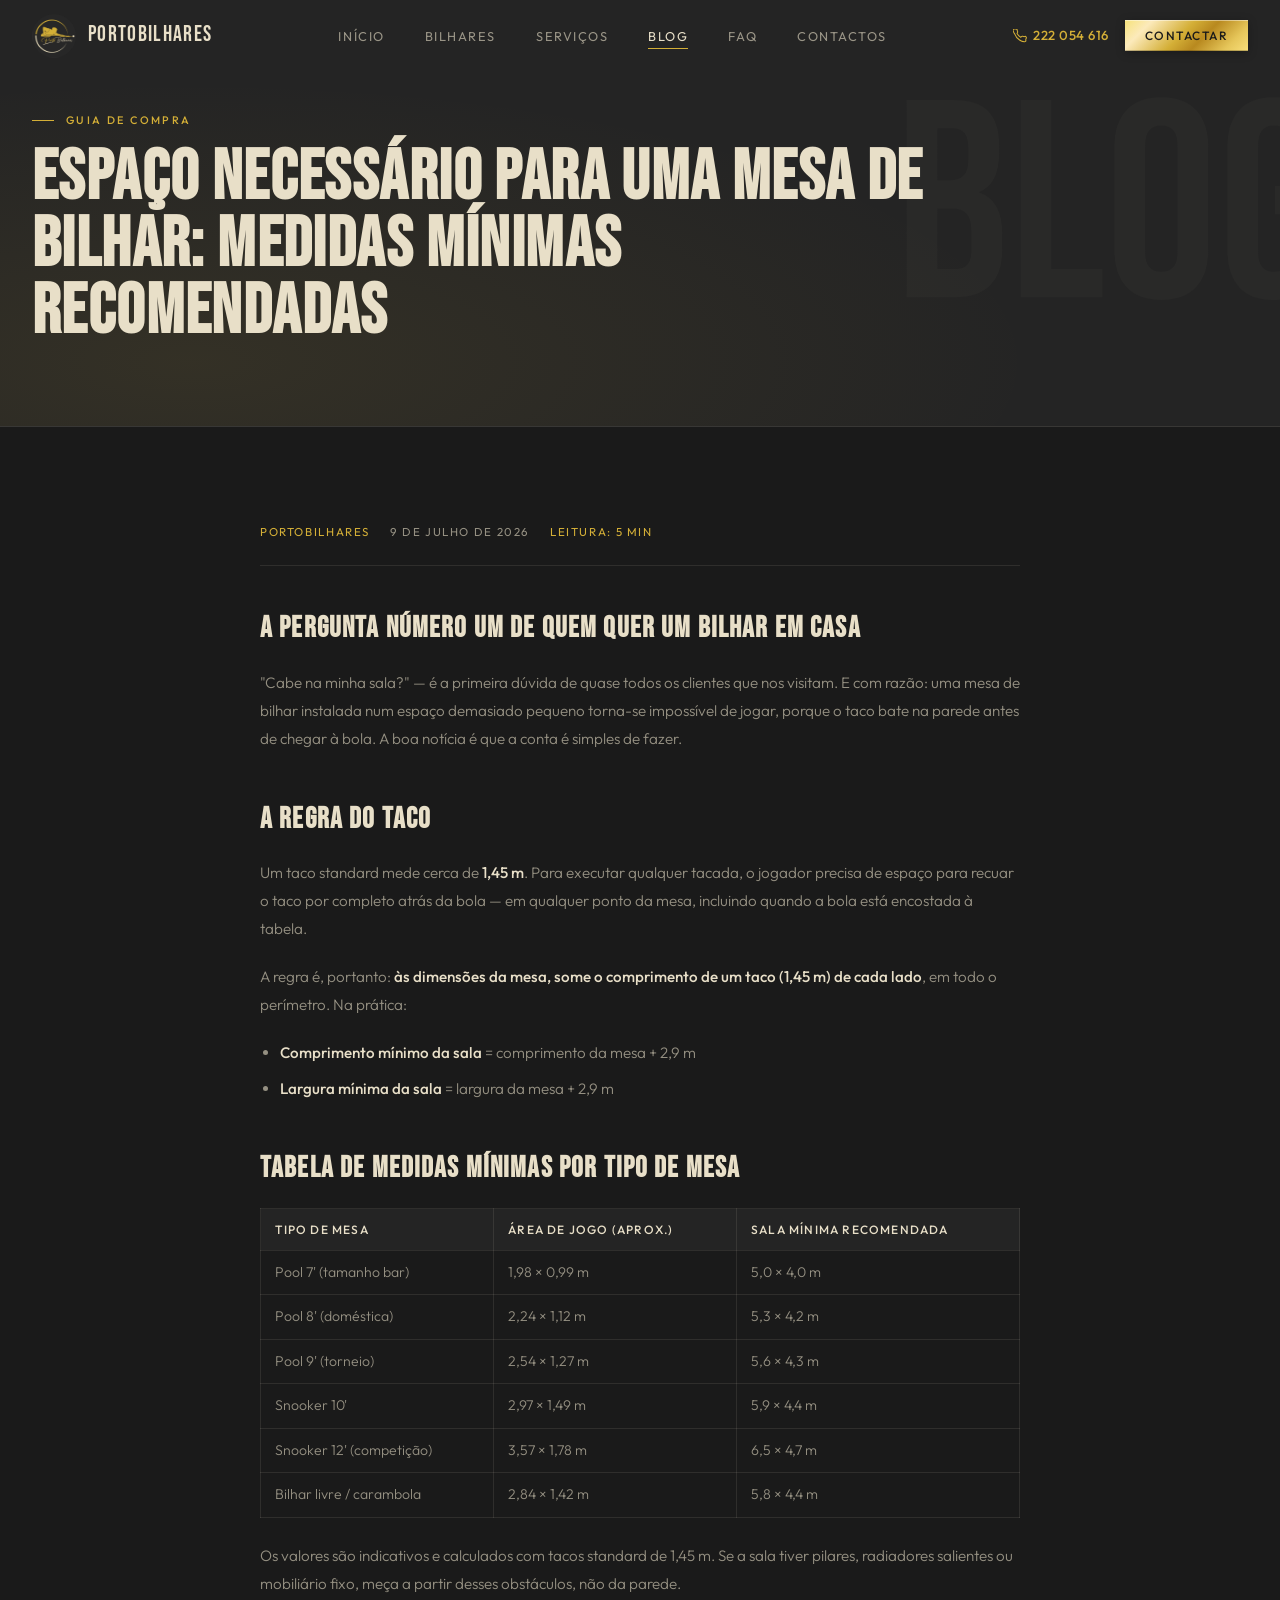
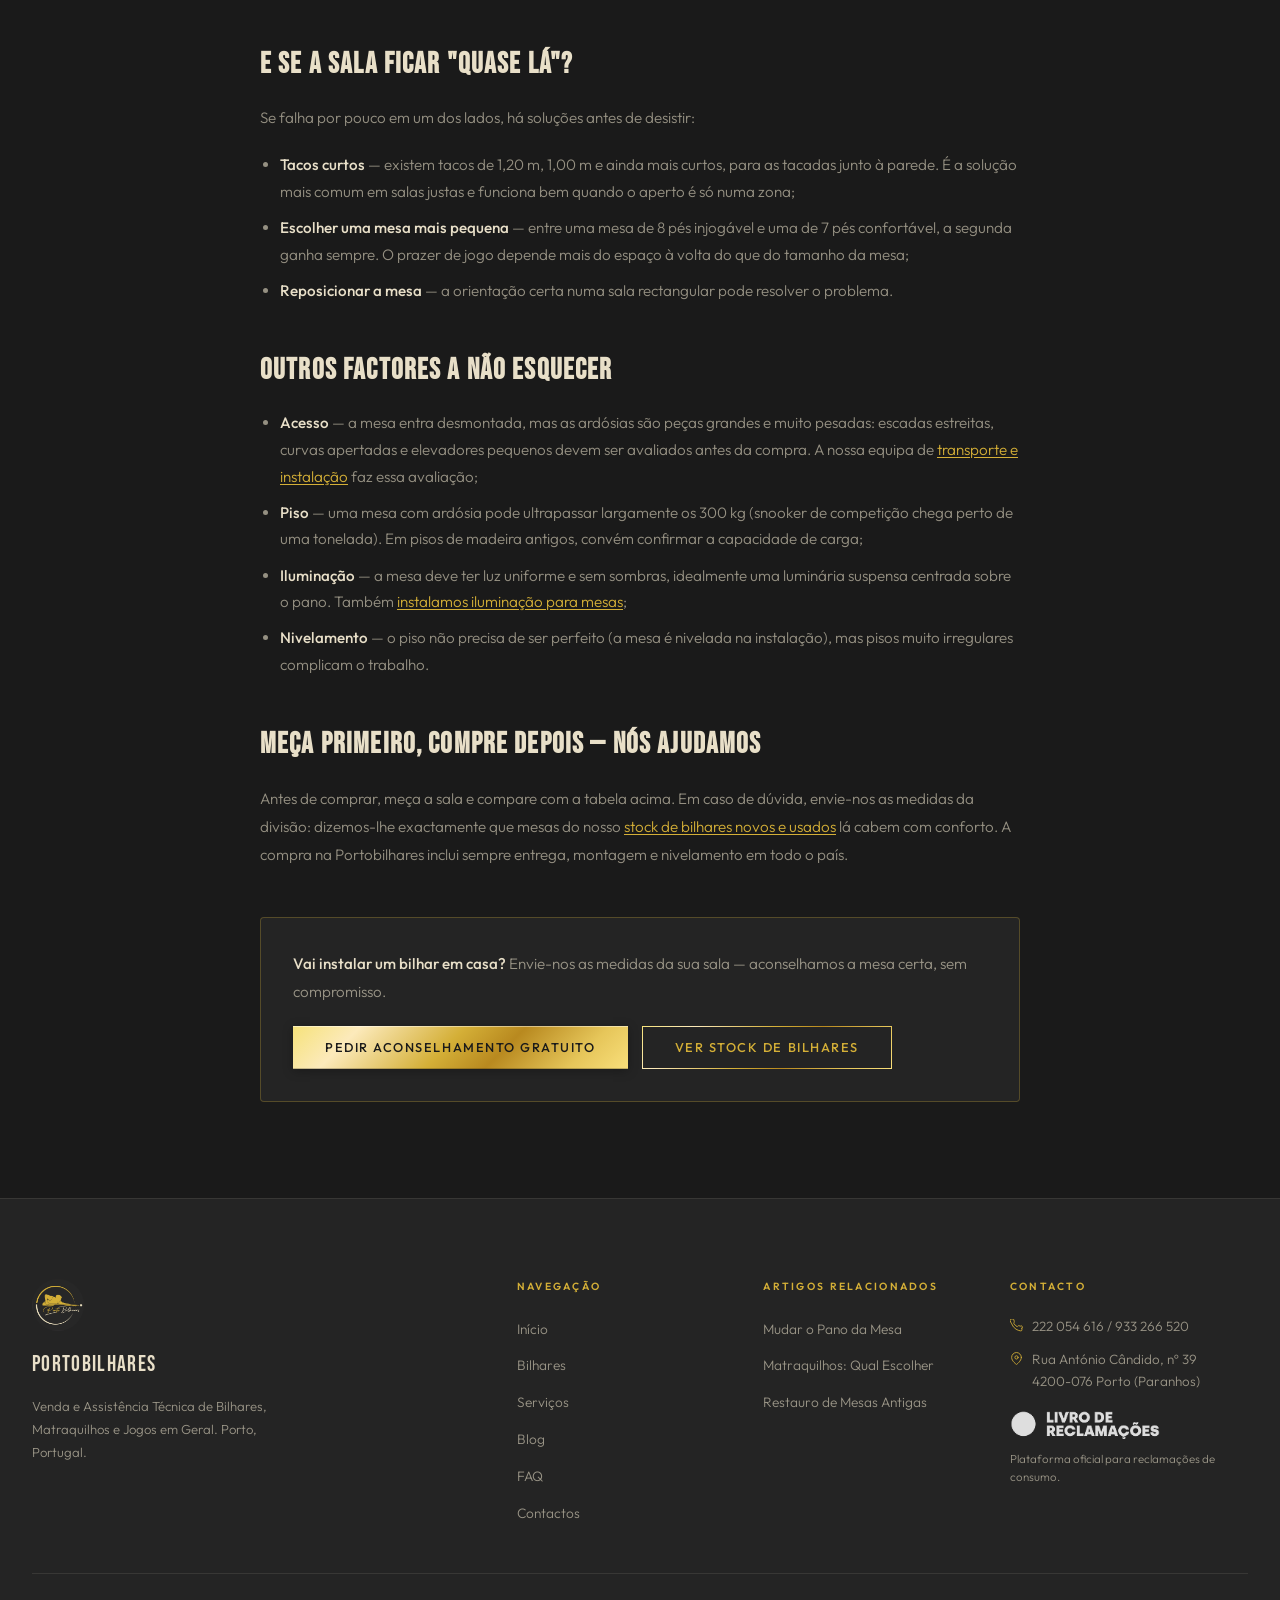
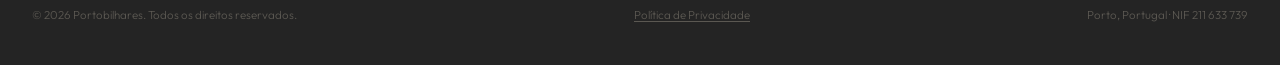
<file: blog-espaco-mesa-bilhar.html>
<!DOCTYPE html>
<html lang="pt">
<head>
  <meta charset="UTF-8">
  <meta name="viewport" content="width=device-width, initial-scale=1.0">
  <meta name="description" content="Que espaço é preciso para uma mesa de bilhar? Tabela de medidas mínimas de sala por tipo de mesa — pool, snooker e bilhar livre — e conselhos práticos antes de comprar.">
  <meta name="robots" content="index, follow">
  <meta name="referrer" content="strict-origin-when-cross-origin">
  <link rel="canonical" href="https://portobilhares.com/blog-espaco-mesa-bilhar.html">
  <title>Espaço Necessário para Mesa de Bilhar: Medidas Mínimas | Portobilhares</title>

  <!-- Open Graph -->
  <meta property="og:type" content="article">
  <meta property="og:site_name" content="Portobilhares">
  <meta property="og:locale" content="pt_PT">
  <meta property="og:url" content="https://portobilhares.com/blog-espaco-mesa-bilhar.html">
  <meta property="og:title" content="Espaço Necessário para Mesa de Bilhar: Medidas Mínimas Recomendadas">
  <meta property="og:description" content="Tabela de medidas mínimas de sala por tipo de mesa de bilhar — pool, snooker e bilhar livre — e conselhos práticos antes de comprar.">
  <meta property="og:image" content="https://portobilhares.com/Assets/Produtos/Pool.jpg">

  <!-- Twitter -->
  <meta name="twitter:card" content="summary_large_image">
  <meta name="twitter:title" content="Espaço Necessário para Mesa de Bilhar: Medidas Mínimas Recomendadas">
  <meta name="twitter:description" content="Tabela de medidas mínimas de sala por tipo de mesa de bilhar — pool, snooker e bilhar livre — e conselhos práticos antes de comprar.">
  <meta name="twitter:image" content="https://portobilhares.com/Assets/Produtos/Pool.jpg">

  <!-- Favicons -->
  <link rel="icon" href="favicon.ico" sizes="48x48">
  <link rel="icon" type="image/png" sizes="96x96" href="Assets/favicon/favicon-96x96.png">
  <link rel="icon" type="image/png" sizes="48x48" href="Assets/favicon/favicon-48x48.png">
  <link rel="icon" type="image/png" sizes="32x32" href="Assets/favicon/favicon-32x32.png">
  <link rel="icon" type="image/png" sizes="16x16" href="Assets/favicon/favicon-16x16.png">
  <link rel="apple-touch-icon" sizes="180x180" href="Assets/favicon/apple-touch-icon.png">
  <link rel="manifest" href="site.webmanifest">
  <meta name="theme-color" content="#d4af37">

  <link rel="preconnect" href="https://fonts.googleapis.com">
  <link rel="preconnect" href="https://fonts.gstatic.com" crossorigin>
  <link href="https://fonts.googleapis.com/css2?family=Bebas+Neue&family=Outfit:wght@300;400;500;600&display=swap" rel="stylesheet">
  <link rel="stylesheet" href="styles.css?v=4">

  <!-- Structured Data: BlogPosting -->
  <script type="application/ld+json">
  {
    "@context": "https://schema.org",
    "@type": "BlogPosting",
    "headline": "Espaço necessário para uma mesa de bilhar: medidas mínimas recomendadas",
    "description": "Tabela de medidas mínimas de sala por tipo de mesa de bilhar — pool, snooker e bilhar livre — e conselhos práticos antes de comprar.",
    "image": "https://portobilhares.com/Assets/Produtos/Pool.jpg",
    "url": "https://portobilhares.com/blog-espaco-mesa-bilhar.html",
    "datePublished": "2026-07-09",
    "dateModified": "2026-07-09",
    "inLanguage": "pt-PT",
    "author": { "@type": "Organization", "name": "Portobilhares", "url": "https://portobilhares.com/" },
    "publisher": {
      "@type": "Organization",
      "name": "Portobilhares",
      "logo": { "@type": "ImageObject", "url": "https://portobilhares.com/Assets/logo.jpg" }
    },
    "mainEntityOfPage": "https://portobilhares.com/blog-espaco-mesa-bilhar.html"
  }
  </script>

  <!-- Structured Data: Breadcrumb -->
  <script type="application/ld+json">
  {
    "@context": "https://schema.org",
    "@type": "BreadcrumbList",
    "itemListElement": [
      { "@type": "ListItem", "position": 1, "name": "Início", "item": "https://portobilhares.com/" },
      { "@type": "ListItem", "position": 2, "name": "Blog", "item": "https://portobilhares.com/blog.html" },
      { "@type": "ListItem", "position": 3, "name": "Espaço necessário para mesa de bilhar", "item": "https://portobilhares.com/blog-espaco-mesa-bilhar.html" }
    ]
  }
  </script>
</head>
<body>

<!-- ── NAVBAR ───────────────────────────────────── -->
<nav class="navbar" id="navbar" role="navigation" aria-label="Navegação principal">
  <div class="nav-inner">
    <a href="index.html" class="nav-logo">
      <img src="Assets/logo.jpg" alt="Portobilhares — logótipo">
      <span class="nav-logo-text">PORTOBILHARES</span>
    </a>
    <ul class="nav-links" role="list">
      <li><a href="index.html">Início</a></li>
      <li><a href="bilhares.html">Bilhares</a></li>
      <li><a href="servicos.html">Serviços</a></li>
      <li><a href="blog.html" class="active">Blog</a></li>
      <li><a href="faq.html">FAQ</a></li>
      <li><a href="contactos.html">Contactos</a></li>
    </ul>
    <div class="nav-right">
      <a href="tel:+351222054616" class="nav-phone">
        <svg viewBox="0 0 24 24" fill="none" stroke="currentColor" stroke-width="1.8" stroke-linecap="round" stroke-linejoin="round" aria-hidden="true"><path d="M22 16.92v3a2 2 0 01-2.18 2 19.79 19.79 0 01-8.63-3.07A19.5 19.5 0 013.09 8.81 19.79 19.79 0 01.02 2.18 2 2 0 012.18 0h3a2 2 0 012 1.72c.127.96.361 1.903.7 2.81a2 2 0 01-.45 2.11L6.91 7.91a16 16 0 006.29 6.29l1.27-1.27a2 2 0 012.11-.45c.907.339 1.85.573 2.81.7A2 2 0 0122 16.92z"/></svg>
        222 054 616
      </a>
      <a href="contactos.html" class="btn btn-primary btn-sm">Contactar</a>
    </div>
    <button class="hamburger" id="hamburger" aria-label="Abrir menu" aria-expanded="false" aria-controls="mobileMenu">
      <span></span><span></span><span></span>
    </button>
  </div>
</nav>

<div class="mobile-menu" id="mobileMenu" role="navigation">
  <a href="index.html">Início</a>
  <a href="bilhares.html">Bilhares</a>
  <a href="servicos.html">Serviços</a>
  <a href="blog.html">Blog</a>
  <a href="faq.html">FAQ</a>
  <a href="contactos.html">Contactos</a>
  <a href="tel:+351222054616" class="mobile-phone">222 054 616</a>
</div>

<!-- ════════════════════════════════════════════════
     PAGE HEADER
════════════════════════════════════════════════ -->
<header class="page-header">
  <div class="page-header-bg" aria-hidden="true">BLOG</div>
  <div class="page-header-inner">
    <p class="section-eyebrow">Guia de Compra</p>
    <h1 class="section-title" style="margin-bottom:1rem; max-width:900px;">Espaço necessário para uma mesa de bilhar: medidas mínimas recomendadas</h1>
  </div>
</header>

<!-- ════════════════════════════════════════════════
     ARTICLE
════════════════════════════════════════════════ -->
<section class="section">
  <article class="article-content">
    <div class="article-meta">
      <span>Portobilhares</span>
      <time datetime="2026-07-09">9 de Julho de 2026</time>
      <span>Leitura: 5 min</span>
    </div>

    <h2>A pergunta número um de quem quer um bilhar em casa</h2>
    <p>"Cabe na minha sala?" — é a primeira dúvida de quase todos os clientes que nos visitam. E com razão: uma mesa de bilhar instalada num espaço demasiado pequeno torna-se impossível de jogar, porque o taco bate na parede antes de chegar à bola. A boa notícia é que a conta é simples de fazer.</p>

    <h2>A regra do taco</h2>
    <p>Um taco standard mede cerca de <strong>1,45 m</strong>. Para executar qualquer tacada, o jogador precisa de espaço para recuar o taco por completo atrás da bola — em qualquer ponto da mesa, incluindo quando a bola está encostada à tabela.</p>
    <p>A regra é, portanto: <strong>às dimensões da mesa, some o comprimento de um taco (1,45 m) de cada lado</strong>, em todo o perímetro. Na prática:</p>
    <ul>
      <li><strong>Comprimento mínimo da sala</strong> = comprimento da mesa + 2,9 m</li>
      <li><strong>Largura mínima da sala</strong> = largura da mesa + 2,9 m</li>
    </ul>

    <h2>Tabela de medidas mínimas por tipo de mesa</h2>
    <div class="table-scroll">
      <table>
        <thead>
          <tr><th>Tipo de mesa</th><th>Área de jogo (aprox.)</th><th>Sala mínima recomendada</th></tr>
        </thead>
        <tbody>
          <tr><td>Pool 7' (tamanho bar)</td><td>1,98 × 0,99 m</td><td>5,0 × 4,0 m</td></tr>
          <tr><td>Pool 8' (doméstica)</td><td>2,24 × 1,12 m</td><td>5,3 × 4,2 m</td></tr>
          <tr><td>Pool 9' (torneio)</td><td>2,54 × 1,27 m</td><td>5,6 × 4,3 m</td></tr>
          <tr><td>Snooker 10'</td><td>2,97 × 1,49 m</td><td>5,9 × 4,4 m</td></tr>
          <tr><td>Snooker 12' (competição)</td><td>3,57 × 1,78 m</td><td>6,5 × 4,7 m</td></tr>
          <tr><td>Bilhar livre / carambola</td><td>2,84 × 1,42 m</td><td>5,8 × 4,4 m</td></tr>
        </tbody>
      </table>
    </div>
    <p>Os valores são indicativos e calculados com tacos standard de 1,45 m. Se a sala tiver pilares, radiadores salientes ou mobiliário fixo, meça a partir desses obstáculos, não da parede.</p>

    <h2>E se a sala ficar "quase lá"?</h2>
    <p>Se falha por pouco em um dos lados, há soluções antes de desistir:</p>
    <ul>
      <li><strong>Tacos curtos</strong> — existem tacos de 1,20 m, 1,00 m e ainda mais curtos, para as tacadas junto à parede. É a solução mais comum em salas justas e funciona bem quando o aperto é só numa zona;</li>
      <li><strong>Escolher uma mesa mais pequena</strong> — entre uma mesa de 8 pés injogável e uma de 7 pés confortável, a segunda ganha sempre. O prazer de jogo depende mais do espaço à volta do que do tamanho da mesa;</li>
      <li><strong>Reposicionar a mesa</strong> — a orientação certa numa sala rectangular pode resolver o problema.</li>
    </ul>

    <h2>Outros factores a não esquecer</h2>
    <ul>
      <li><strong>Acesso</strong> — a mesa entra desmontada, mas as ardósias são peças grandes e muito pesadas: escadas estreitas, curvas apertadas e elevadores pequenos devem ser avaliados antes da compra. A nossa equipa de <a href="servicos.html">transporte e instalação</a> faz essa avaliação;</li>
      <li><strong>Piso</strong> — uma mesa com ardósia pode ultrapassar largamente os 300 kg (snooker de competição chega perto de uma tonelada). Em pisos de madeira antigos, convém confirmar a capacidade de carga;</li>
      <li><strong>Iluminação</strong> — a mesa deve ter luz uniforme e sem sombras, idealmente uma luminária suspensa centrada sobre o pano. Também <a href="servicos.html">instalamos iluminação para mesas</a>;</li>
      <li><strong>Nivelamento</strong> — o piso não precisa de ser perfeito (a mesa é nivelada na instalação), mas pisos muito irregulares complicam o trabalho.</li>
    </ul>

    <h2>Meça primeiro, compre depois — nós ajudamos</h2>
    <p>Antes de comprar, meça a sala e compare com a tabela acima. Em caso de dúvida, envie-nos as medidas da divisão: dizemos-lhe exactamente que mesas do nosso <a href="bilhares.html">stock de bilhares novos e usados</a> lá cabem com conforto. A compra na Portobilhares inclui sempre entrega, montagem e nivelamento em todo o país.</p>

    <div class="article-cta">
      <p><strong>Vai instalar um bilhar em casa?</strong> Envie-nos as medidas da sua sala — aconselhamos a mesa certa, sem compromisso.</p>
      <div class="cta-btns" style="justify-content:flex-start;">
        <a href="contactos.html" class="btn btn-primary">Pedir Aconselhamento Gratuito</a>
        <a href="bilhares.html" class="btn btn-outline">Ver Stock de Bilhares</a>
      </div>
    </div>
  </article>
</section>

<!-- ════════════════════════════════════════════════
     FOOTER
════════════════════════════════════════════════ -->
<footer>
  <div class="footer-inner">
    <div class="footer-grid">
      <div>
        <img src="Assets/logo.jpg" alt="Portobilhares" class="footer-logo" width="1600" height="1600" loading="lazy" decoding="async">
        <div class="footer-brand-name">PORTOBILHARES</div>
        <p class="footer-tagline">Venda e Assistência Técnica de Bilhares, Matraquilhos e Jogos em Geral. Porto, Portugal.</p>
      </div>
      <div>
        <div class="footer-col-title">Navegação</div>
        <ul class="footer-links" role="list">
          <li><a href="index.html">Início</a></li>
          <li><a href="bilhares.html">Bilhares</a></li>
          <li><a href="servicos.html">Serviços</a></li>
          <li><a href="blog.html">Blog</a></li>
          <li><a href="faq.html">FAQ</a></li>
          <li><a href="contactos.html">Contactos</a></li>
        </ul>
      </div>
      <div>
        <div class="footer-col-title">Artigos Relacionados</div>
        <ul class="footer-links" role="list">
          <li><a href="blog-mudar-pano-mesa-bilhar.html">Mudar o Pano da Mesa</a></li>
          <li><a href="blog-matraquilhos-profissionais-vs-domesticos.html">Matraquilhos: Qual Escolher</a></li>
          <li><a href="blog-restauro-mesa-bilhar.html">Restauro de Mesas Antigas</a></li>
        </ul>
      </div>
      <div>
        <div class="footer-col-title">Contacto</div>
        <div class="footer-contact-row">
          <svg viewBox="0 0 24 24" fill="none" stroke="currentColor" stroke-width="1.6" stroke-linecap="round" stroke-linejoin="round" aria-hidden="true"><path d="M22 16.92v3a2 2 0 01-2.18 2 19.79 19.79 0 01-8.63-3.07A19.5 19.5 0 013.09 8.81 19.79 19.79 0 01.02 2.18 2 2 0 012.18 0h3a2 2 0 012 1.72c.127.96.361 1.903.7 2.81a2 2 0 01-.45 2.11L6.91 7.91a16 16 0 006.29 6.29l1.27-1.27a2 2 0 012.11-.45c.907.339 1.85.573 2.81.7A2 2 0 0122 16.92z"/></svg>
          <span><a href="tel:+351222054616">222 054 616</a> / <a href="tel:+351933266520">933 266 520</a></span>
        </div>
        <div class="footer-contact-row">
          <svg viewBox="0 0 24 24" fill="none" stroke="currentColor" stroke-width="1.6" stroke-linecap="round" stroke-linejoin="round" aria-hidden="true"><path d="M21 10c0 7-9 13-9 13s-9-6-9-13a9 9 0 0118 0z"/><circle cx="12" cy="10" r="3"/></svg>
          <span>Rua António Cândido, nº 39<br>4200-076 Porto (Paranhos)</span>
        </div>
        <div class="footer-contact-row footer-lr">
          <a href="https://www.livroreclamacoes.pt/" target="_blank" rel="noopener noreferrer">
            <img src="Assets/livro-reclamacoes.webp" alt="Livro de Reclamações" width="204" height="46" loading="lazy" decoding="async">
          </a>
          <span>Plataforma oficial para reclamações de consumo.</span>
        </div>
      </div>
    </div>
    <div class="footer-bottom">
      <span>&copy; 2026 Portobilhares. Todos os direitos reservados.</span>
      <a href="politica-privacidade.html">Política de Privacidade</a>
      <span>Porto, Portugal · NIF 211 633 739</span>
    </div>
  </div>
</footer>

<script src="main.js?v=2"></script>
</body>
</html>
</file>
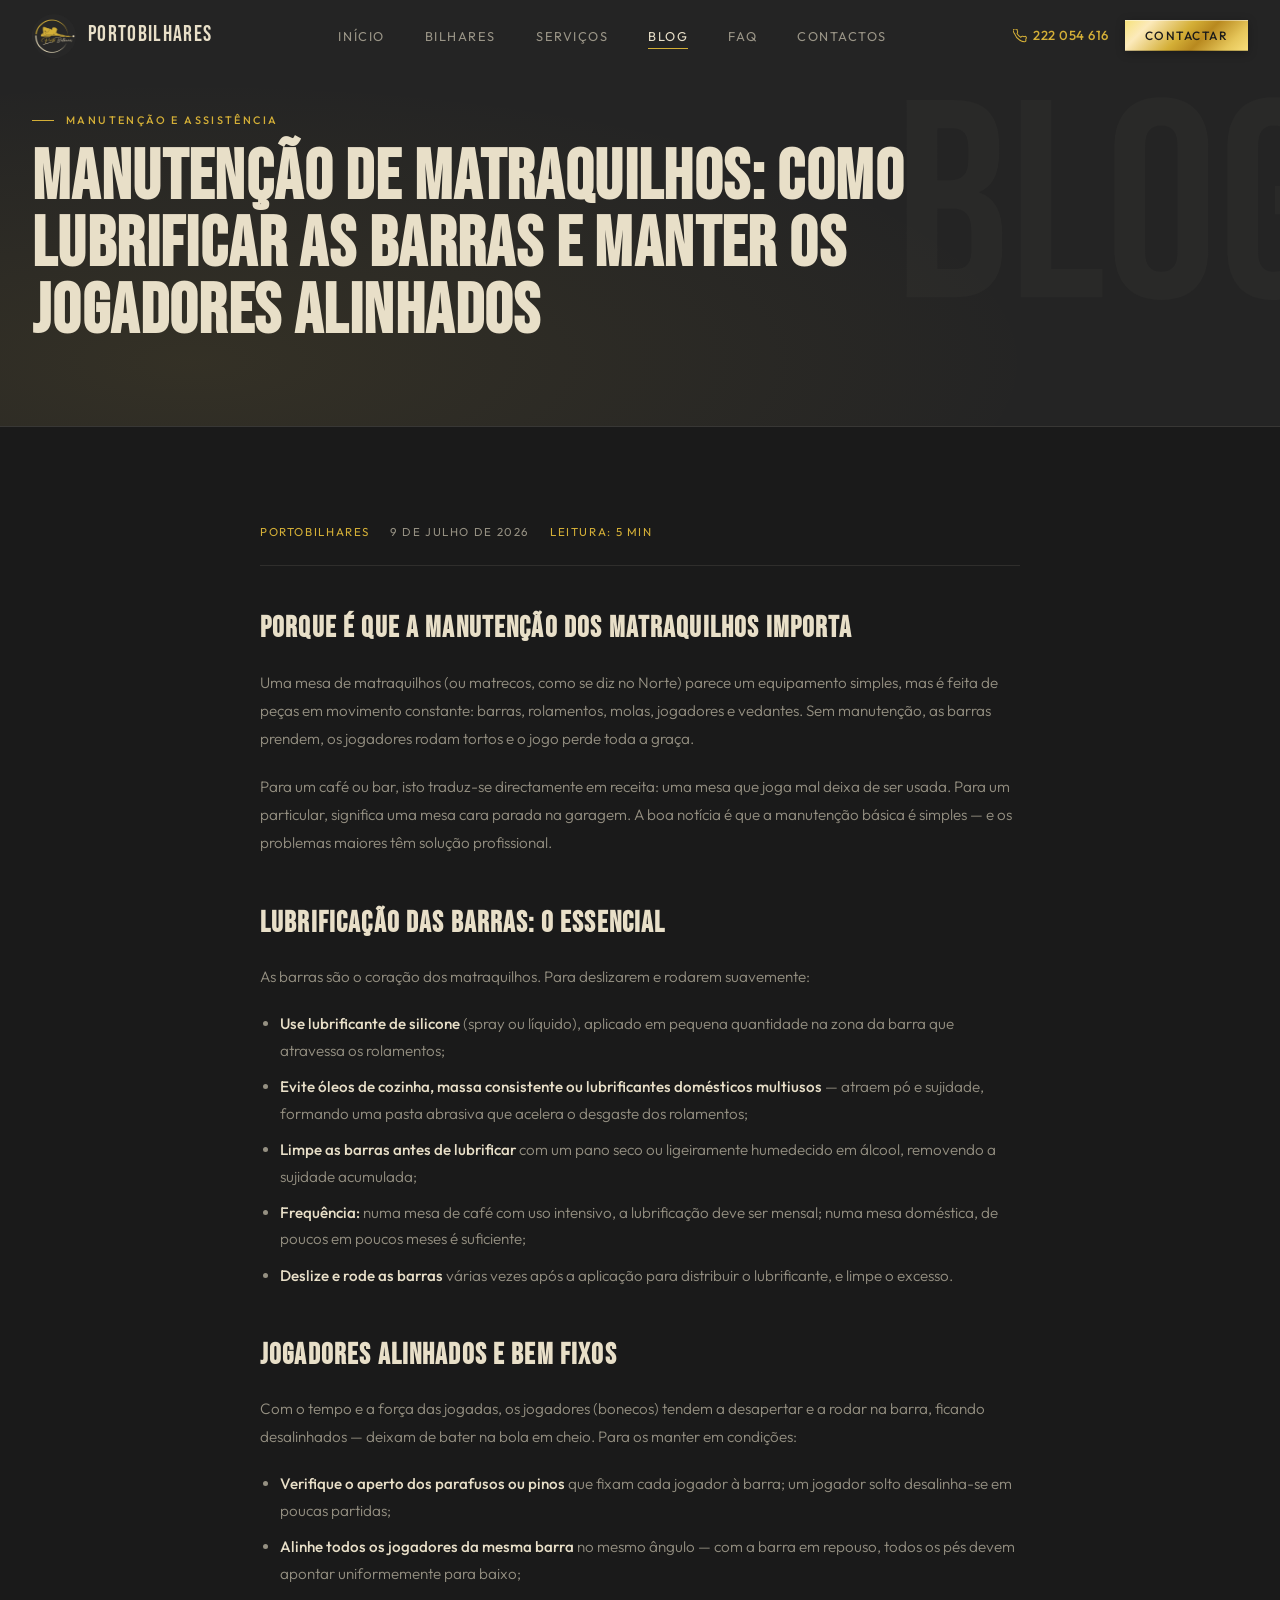
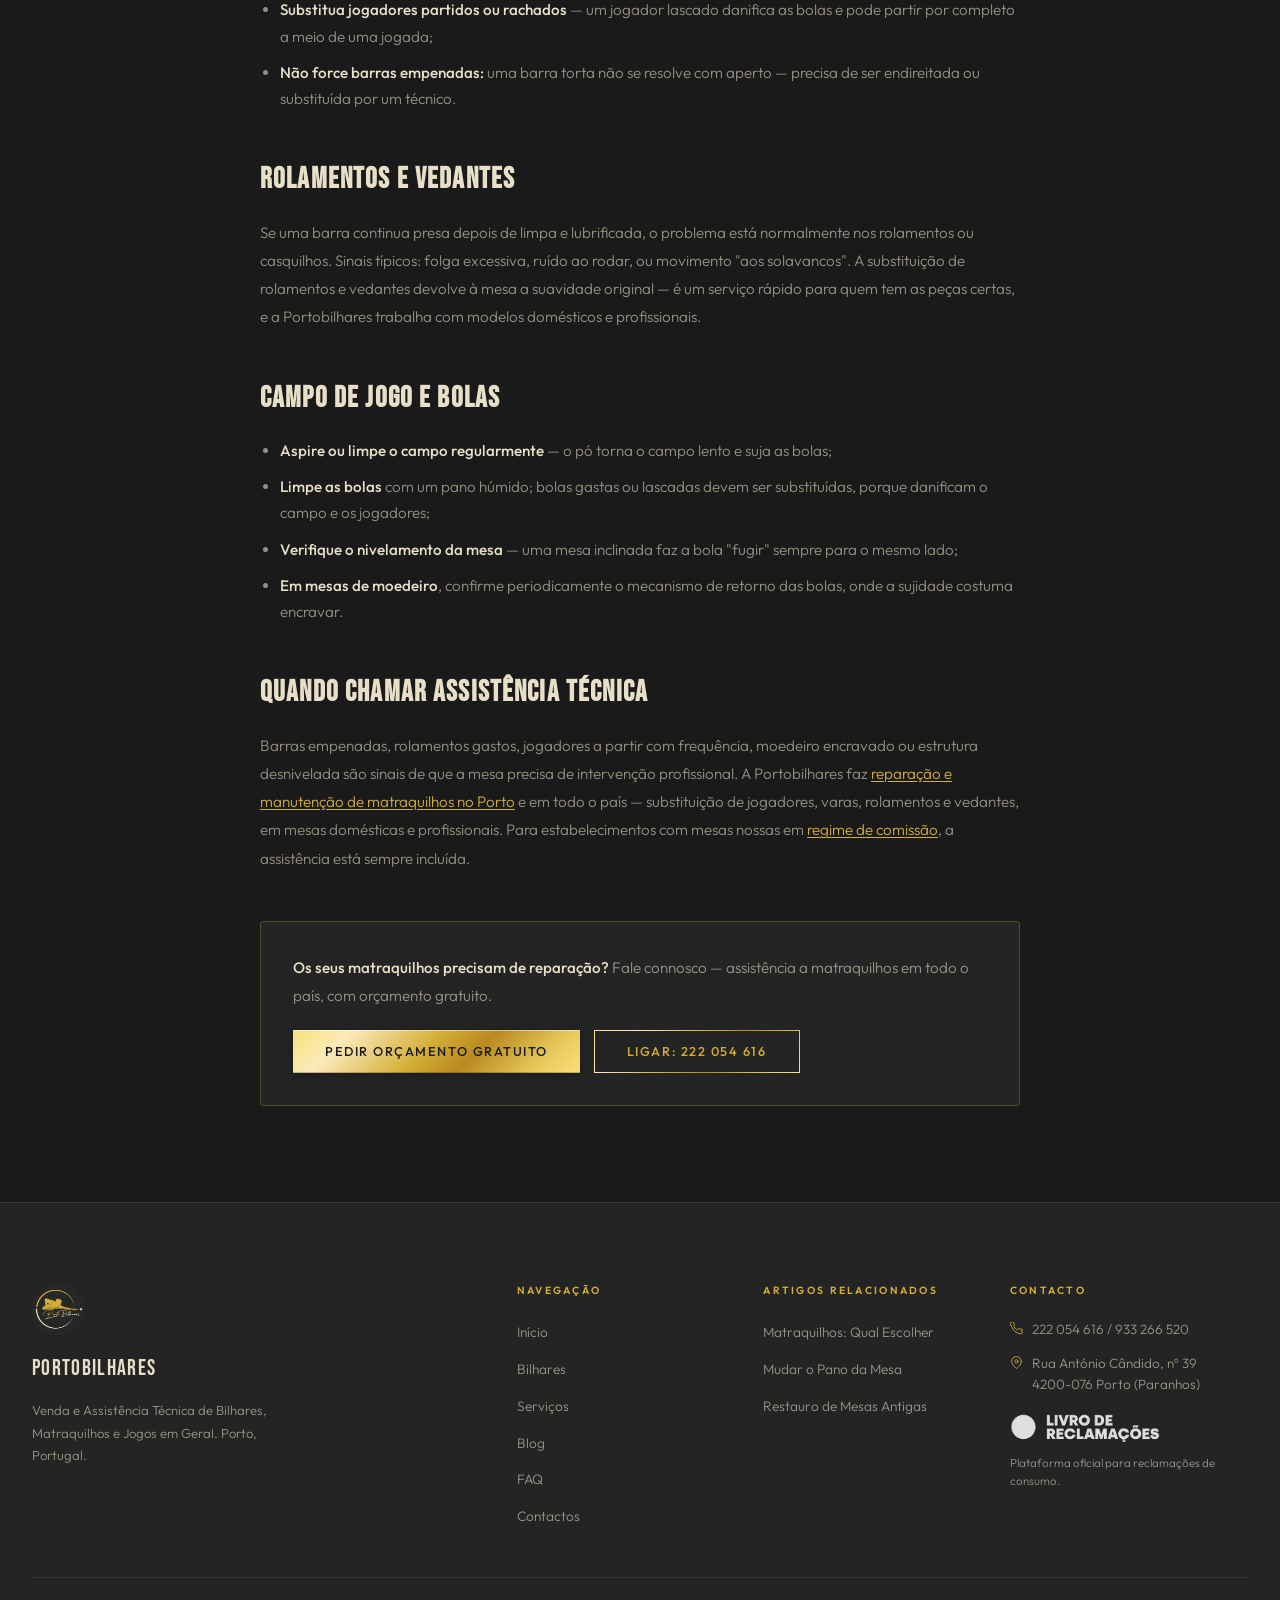
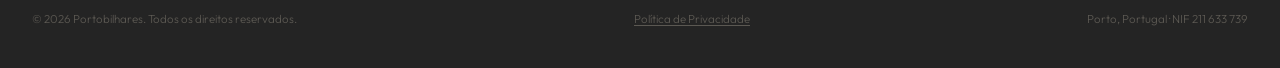
<file: blog-manutencao-matraquilhos.html>
<!DOCTYPE html>
<html lang="pt">
<head>
  <meta charset="UTF-8">
  <meta name="viewport" content="width=device-width, initial-scale=1.0">
  <meta name="description" content="Manutenção de matraquilhos (matrecos): como lubrificar as barras, manter os jogadores alinhados e cuidar de rolamentos e campo de jogo. Dicas para cafés e particulares.">
  <meta name="robots" content="index, follow">
  <meta name="referrer" content="strict-origin-when-cross-origin">
  <link rel="canonical" href="https://portobilhares.com/blog-manutencao-matraquilhos.html">
  <title>Manutenção de Matraquilhos: Lubrificar Barras e Alinhar Jogadores | Portobilhares</title>

  <!-- Open Graph -->
  <meta property="og:type" content="article">
  <meta property="og:site_name" content="Portobilhares">
  <meta property="og:locale" content="pt_PT">
  <meta property="og:url" content="https://portobilhares.com/blog-manutencao-matraquilhos.html">
  <meta property="og:title" content="Manutenção de Matraquilhos: Lubrificar Barras e Alinhar Jogadores">
  <meta property="og:description" content="Dicas práticas de manutenção de matraquilhos (matrecos) para cafés e particulares: lubrificação das barras, alinhamento dos jogadores, rolamentos e limpeza.">
  <meta property="og:image" content="https://portobilhares.com/Assets/Produtos/matraquillho.jpg">

  <!-- Twitter -->
  <meta name="twitter:card" content="summary_large_image">
  <meta name="twitter:title" content="Manutenção de Matraquilhos: Lubrificar Barras e Alinhar Jogadores">
  <meta name="twitter:description" content="Dicas práticas de manutenção de matraquilhos (matrecos) para cafés e particulares: lubrificação das barras, alinhamento dos jogadores, rolamentos e limpeza.">
  <meta name="twitter:image" content="https://portobilhares.com/Assets/Produtos/matraquillho.jpg">

  <!-- Favicons -->
  <link rel="icon" href="favicon.ico" sizes="48x48">
  <link rel="icon" type="image/png" sizes="96x96" href="Assets/favicon/favicon-96x96.png">
  <link rel="icon" type="image/png" sizes="48x48" href="Assets/favicon/favicon-48x48.png">
  <link rel="icon" type="image/png" sizes="32x32" href="Assets/favicon/favicon-32x32.png">
  <link rel="icon" type="image/png" sizes="16x16" href="Assets/favicon/favicon-16x16.png">
  <link rel="apple-touch-icon" sizes="180x180" href="Assets/favicon/apple-touch-icon.png">
  <link rel="manifest" href="site.webmanifest">
  <meta name="theme-color" content="#d4af37">

  <link rel="preconnect" href="https://fonts.googleapis.com">
  <link rel="preconnect" href="https://fonts.gstatic.com" crossorigin>
  <link href="https://fonts.googleapis.com/css2?family=Bebas+Neue&family=Outfit:wght@300;400;500;600&display=swap" rel="stylesheet">
  <link rel="stylesheet" href="styles.css?v=4">

  <!-- Structured Data: BlogPosting -->
  <script type="application/ld+json">
  {
    "@context": "https://schema.org",
    "@type": "BlogPosting",
    "headline": "Manutenção de matraquilhos: como lubrificar as barras e manter os jogadores alinhados",
    "description": "Dicas práticas de manutenção de matraquilhos (matrecos) para cafés e particulares: lubrificação das barras, alinhamento dos jogadores, rolamentos e limpeza.",
    "image": "https://portobilhares.com/Assets/Produtos/matraquillho.jpg",
    "url": "https://portobilhares.com/blog-manutencao-matraquilhos.html",
    "datePublished": "2026-07-09",
    "dateModified": "2026-07-09",
    "inLanguage": "pt-PT",
    "author": { "@type": "Organization", "name": "Portobilhares", "url": "https://portobilhares.com/" },
    "publisher": {
      "@type": "Organization",
      "name": "Portobilhares",
      "logo": { "@type": "ImageObject", "url": "https://portobilhares.com/Assets/logo.jpg" }
    },
    "mainEntityOfPage": "https://portobilhares.com/blog-manutencao-matraquilhos.html"
  }
  </script>

  <!-- Structured Data: Breadcrumb -->
  <script type="application/ld+json">
  {
    "@context": "https://schema.org",
    "@type": "BreadcrumbList",
    "itemListElement": [
      { "@type": "ListItem", "position": 1, "name": "Início", "item": "https://portobilhares.com/" },
      { "@type": "ListItem", "position": 2, "name": "Blog", "item": "https://portobilhares.com/blog.html" },
      { "@type": "ListItem", "position": 3, "name": "Manutenção de matraquilhos", "item": "https://portobilhares.com/blog-manutencao-matraquilhos.html" }
    ]
  }
  </script>
</head>
<body>

<!-- ── NAVBAR ───────────────────────────────────── -->
<nav class="navbar" id="navbar" role="navigation" aria-label="Navegação principal">
  <div class="nav-inner">
    <a href="index.html" class="nav-logo">
      <img src="Assets/logo.jpg" alt="Portobilhares — logótipo">
      <span class="nav-logo-text">PORTOBILHARES</span>
    </a>
    <ul class="nav-links" role="list">
      <li><a href="index.html">Início</a></li>
      <li><a href="bilhares.html">Bilhares</a></li>
      <li><a href="servicos.html">Serviços</a></li>
      <li><a href="blog.html" class="active">Blog</a></li>
      <li><a href="faq.html">FAQ</a></li>
      <li><a href="contactos.html">Contactos</a></li>
    </ul>
    <div class="nav-right">
      <a href="tel:+351222054616" class="nav-phone">
        <svg viewBox="0 0 24 24" fill="none" stroke="currentColor" stroke-width="1.8" stroke-linecap="round" stroke-linejoin="round" aria-hidden="true"><path d="M22 16.92v3a2 2 0 01-2.18 2 19.79 19.79 0 01-8.63-3.07A19.5 19.5 0 013.09 8.81 19.79 19.79 0 01.02 2.18 2 2 0 012.18 0h3a2 2 0 012 1.72c.127.96.361 1.903.7 2.81a2 2 0 01-.45 2.11L6.91 7.91a16 16 0 006.29 6.29l1.27-1.27a2 2 0 012.11-.45c.907.339 1.85.573 2.81.7A2 2 0 0122 16.92z"/></svg>
        222 054 616
      </a>
      <a href="contactos.html" class="btn btn-primary btn-sm">Contactar</a>
    </div>
    <button class="hamburger" id="hamburger" aria-label="Abrir menu" aria-expanded="false" aria-controls="mobileMenu">
      <span></span><span></span><span></span>
    </button>
  </div>
</nav>

<div class="mobile-menu" id="mobileMenu" role="navigation">
  <a href="index.html">Início</a>
  <a href="bilhares.html">Bilhares</a>
  <a href="servicos.html">Serviços</a>
  <a href="blog.html">Blog</a>
  <a href="faq.html">FAQ</a>
  <a href="contactos.html">Contactos</a>
  <a href="tel:+351222054616" class="mobile-phone">222 054 616</a>
</div>

<!-- ════════════════════════════════════════════════
     PAGE HEADER
════════════════════════════════════════════════ -->
<header class="page-header">
  <div class="page-header-bg" aria-hidden="true">BLOG</div>
  <div class="page-header-inner">
    <p class="section-eyebrow">Manutenção e Assistência</p>
    <h1 class="section-title" style="margin-bottom:1rem; max-width:900px;">Manutenção de matraquilhos: como lubrificar as barras e manter os jogadores alinhados</h1>
  </div>
</header>

<!-- ════════════════════════════════════════════════
     ARTICLE
════════════════════════════════════════════════ -->
<section class="section">
  <article class="article-content">
    <div class="article-meta">
      <span>Portobilhares</span>
      <time datetime="2026-07-09">9 de Julho de 2026</time>
      <span>Leitura: 5 min</span>
    </div>

    <h2>Porque é que a manutenção dos matraquilhos importa</h2>
    <p>Uma mesa de matraquilhos (ou matrecos, como se diz no Norte) parece um equipamento simples, mas é feita de peças em movimento constante: barras, rolamentos, molas, jogadores e vedantes. Sem manutenção, as barras prendem, os jogadores rodam tortos e o jogo perde toda a graça.</p>
    <p>Para um café ou bar, isto traduz-se directamente em receita: uma mesa que joga mal deixa de ser usada. Para um particular, significa uma mesa cara parada na garagem. A boa notícia é que a manutenção básica é simples — e os problemas maiores têm solução profissional.</p>

    <h2>Lubrificação das barras: o essencial</h2>
    <p>As barras são o coração dos matraquilhos. Para deslizarem e rodarem suavemente:</p>
    <ul>
      <li><strong>Use lubrificante de silicone</strong> (spray ou líquido), aplicado em pequena quantidade na zona da barra que atravessa os rolamentos;</li>
      <li><strong>Evite óleos de cozinha, massa consistente ou lubrificantes domésticos multiusos</strong> — atraem pó e sujidade, formando uma pasta abrasiva que acelera o desgaste dos rolamentos;</li>
      <li><strong>Limpe as barras antes de lubrificar</strong> com um pano seco ou ligeiramente humedecido em álcool, removendo a sujidade acumulada;</li>
      <li><strong>Frequência:</strong> numa mesa de café com uso intensivo, a lubrificação deve ser mensal; numa mesa doméstica, de poucos em poucos meses é suficiente;</li>
      <li><strong>Deslize e rode as barras</strong> várias vezes após a aplicação para distribuir o lubrificante, e limpe o excesso.</li>
    </ul>

    <h2>Jogadores alinhados e bem fixos</h2>
    <p>Com o tempo e a força das jogadas, os jogadores (bonecos) tendem a desapertar e a rodar na barra, ficando desalinhados — deixam de bater na bola em cheio. Para os manter em condições:</p>
    <ul>
      <li><strong>Verifique o aperto dos parafusos ou pinos</strong> que fixam cada jogador à barra; um jogador solto desalinha-se em poucas partidas;</li>
      <li><strong>Alinhe todos os jogadores da mesma barra</strong> no mesmo ângulo — com a barra em repouso, todos os pés devem apontar uniformemente para baixo;</li>
      <li><strong>Substitua jogadores partidos ou rachados</strong> — um jogador lascado danifica as bolas e pode partir por completo a meio de uma jogada;</li>
      <li><strong>Não force barras empenadas:</strong> uma barra torta não se resolve com aperto — precisa de ser endireitada ou substituída por um técnico.</li>
    </ul>

    <h2>Rolamentos e vedantes</h2>
    <p>Se uma barra continua presa depois de limpa e lubrificada, o problema está normalmente nos rolamentos ou casquilhos. Sinais típicos: folga excessiva, ruído ao rodar, ou movimento "aos solavancos". A substituição de rolamentos e vedantes devolve à mesa a suavidade original — é um serviço rápido para quem tem as peças certas, e a Portobilhares trabalha com modelos domésticos e profissionais.</p>

    <h2>Campo de jogo e bolas</h2>
    <ul>
      <li><strong>Aspire ou limpe o campo regularmente</strong> — o pó torna o campo lento e suja as bolas;</li>
      <li><strong>Limpe as bolas</strong> com um pano húmido; bolas gastas ou lascadas devem ser substituídas, porque danificam o campo e os jogadores;</li>
      <li><strong>Verifique o nivelamento da mesa</strong> — uma mesa inclinada faz a bola "fugir" sempre para o mesmo lado;</li>
      <li><strong>Em mesas de moedeiro</strong>, confirme periodicamente o mecanismo de retorno das bolas, onde a sujidade costuma encravar.</li>
    </ul>

    <h2>Quando chamar assistência técnica</h2>
    <p>Barras empenadas, rolamentos gastos, jogadores a partir com frequência, moedeiro encravado ou estrutura desnivelada são sinais de que a mesa precisa de intervenção profissional. A Portobilhares faz <a href="servicos.html">reparação e manutenção de matraquilhos no Porto</a> e em todo o país — substituição de jogadores, varas, rolamentos e vedantes, em mesas domésticas e profissionais. Para estabelecimentos com mesas nossas em <a href="servicos.html">regime de comissão</a>, a assistência está sempre incluída.</p>

    <div class="article-cta">
      <p><strong>Os seus matraquilhos precisam de reparação?</strong> Fale connosco — assistência a matraquilhos em todo o país, com orçamento gratuito.</p>
      <div class="cta-btns" style="justify-content:flex-start;">
        <a href="contactos.html" class="btn btn-primary">Pedir Orçamento Gratuito</a>
        <a href="tel:+351222054616" class="btn btn-outline">Ligar: 222 054 616</a>
      </div>
    </div>
  </article>
</section>

<!-- ════════════════════════════════════════════════
     FOOTER
════════════════════════════════════════════════ -->
<footer>
  <div class="footer-inner">
    <div class="footer-grid">
      <div>
        <img src="Assets/logo.jpg" alt="Portobilhares" class="footer-logo" width="1600" height="1600" loading="lazy" decoding="async">
        <div class="footer-brand-name">PORTOBILHARES</div>
        <p class="footer-tagline">Venda e Assistência Técnica de Bilhares, Matraquilhos e Jogos em Geral. Porto, Portugal.</p>
      </div>
      <div>
        <div class="footer-col-title">Navegação</div>
        <ul class="footer-links" role="list">
          <li><a href="index.html">Início</a></li>
          <li><a href="bilhares.html">Bilhares</a></li>
          <li><a href="servicos.html">Serviços</a></li>
          <li><a href="blog.html">Blog</a></li>
          <li><a href="faq.html">FAQ</a></li>
          <li><a href="contactos.html">Contactos</a></li>
        </ul>
      </div>
      <div>
        <div class="footer-col-title">Artigos Relacionados</div>
        <ul class="footer-links" role="list">
          <li><a href="blog-matraquilhos-profissionais-vs-domesticos.html">Matraquilhos: Qual Escolher</a></li>
          <li><a href="blog-mudar-pano-mesa-bilhar.html">Mudar o Pano da Mesa</a></li>
          <li><a href="blog-restauro-mesa-bilhar.html">Restauro de Mesas Antigas</a></li>
        </ul>
      </div>
      <div>
        <div class="footer-col-title">Contacto</div>
        <div class="footer-contact-row">
          <svg viewBox="0 0 24 24" fill="none" stroke="currentColor" stroke-width="1.6" stroke-linecap="round" stroke-linejoin="round" aria-hidden="true"><path d="M22 16.92v3a2 2 0 01-2.18 2 19.79 19.79 0 01-8.63-3.07A19.5 19.5 0 013.09 8.81 19.79 19.79 0 01.02 2.18 2 2 0 012.18 0h3a2 2 0 012 1.72c.127.96.361 1.903.7 2.81a2 2 0 01-.45 2.11L6.91 7.91a16 16 0 006.29 6.29l1.27-1.27a2 2 0 012.11-.45c.907.339 1.85.573 2.81.7A2 2 0 0122 16.92z"/></svg>
          <span><a href="tel:+351222054616">222 054 616</a> / <a href="tel:+351933266520">933 266 520</a></span>
        </div>
        <div class="footer-contact-row">
          <svg viewBox="0 0 24 24" fill="none" stroke="currentColor" stroke-width="1.6" stroke-linecap="round" stroke-linejoin="round" aria-hidden="true"><path d="M21 10c0 7-9 13-9 13s-9-6-9-13a9 9 0 0118 0z"/><circle cx="12" cy="10" r="3"/></svg>
          <span>Rua António Cândido, nº 39<br>4200-076 Porto (Paranhos)</span>
        </div>
        <div class="footer-contact-row footer-lr">
          <a href="https://www.livroreclamacoes.pt/" target="_blank" rel="noopener noreferrer">
            <img src="Assets/livro-reclamacoes.webp" alt="Livro de Reclamações" width="204" height="46" loading="lazy" decoding="async">
          </a>
          <span>Plataforma oficial para reclamações de consumo.</span>
        </div>
      </div>
    </div>
    <div class="footer-bottom">
      <span>&copy; 2026 Portobilhares. Todos os direitos reservados.</span>
      <a href="politica-privacidade.html">Política de Privacidade</a>
      <span>Porto, Portugal · NIF 211 633 739</span>
    </div>
  </div>
</footer>

<script src="main.js?v=2"></script>
</body>
</html>
</file>
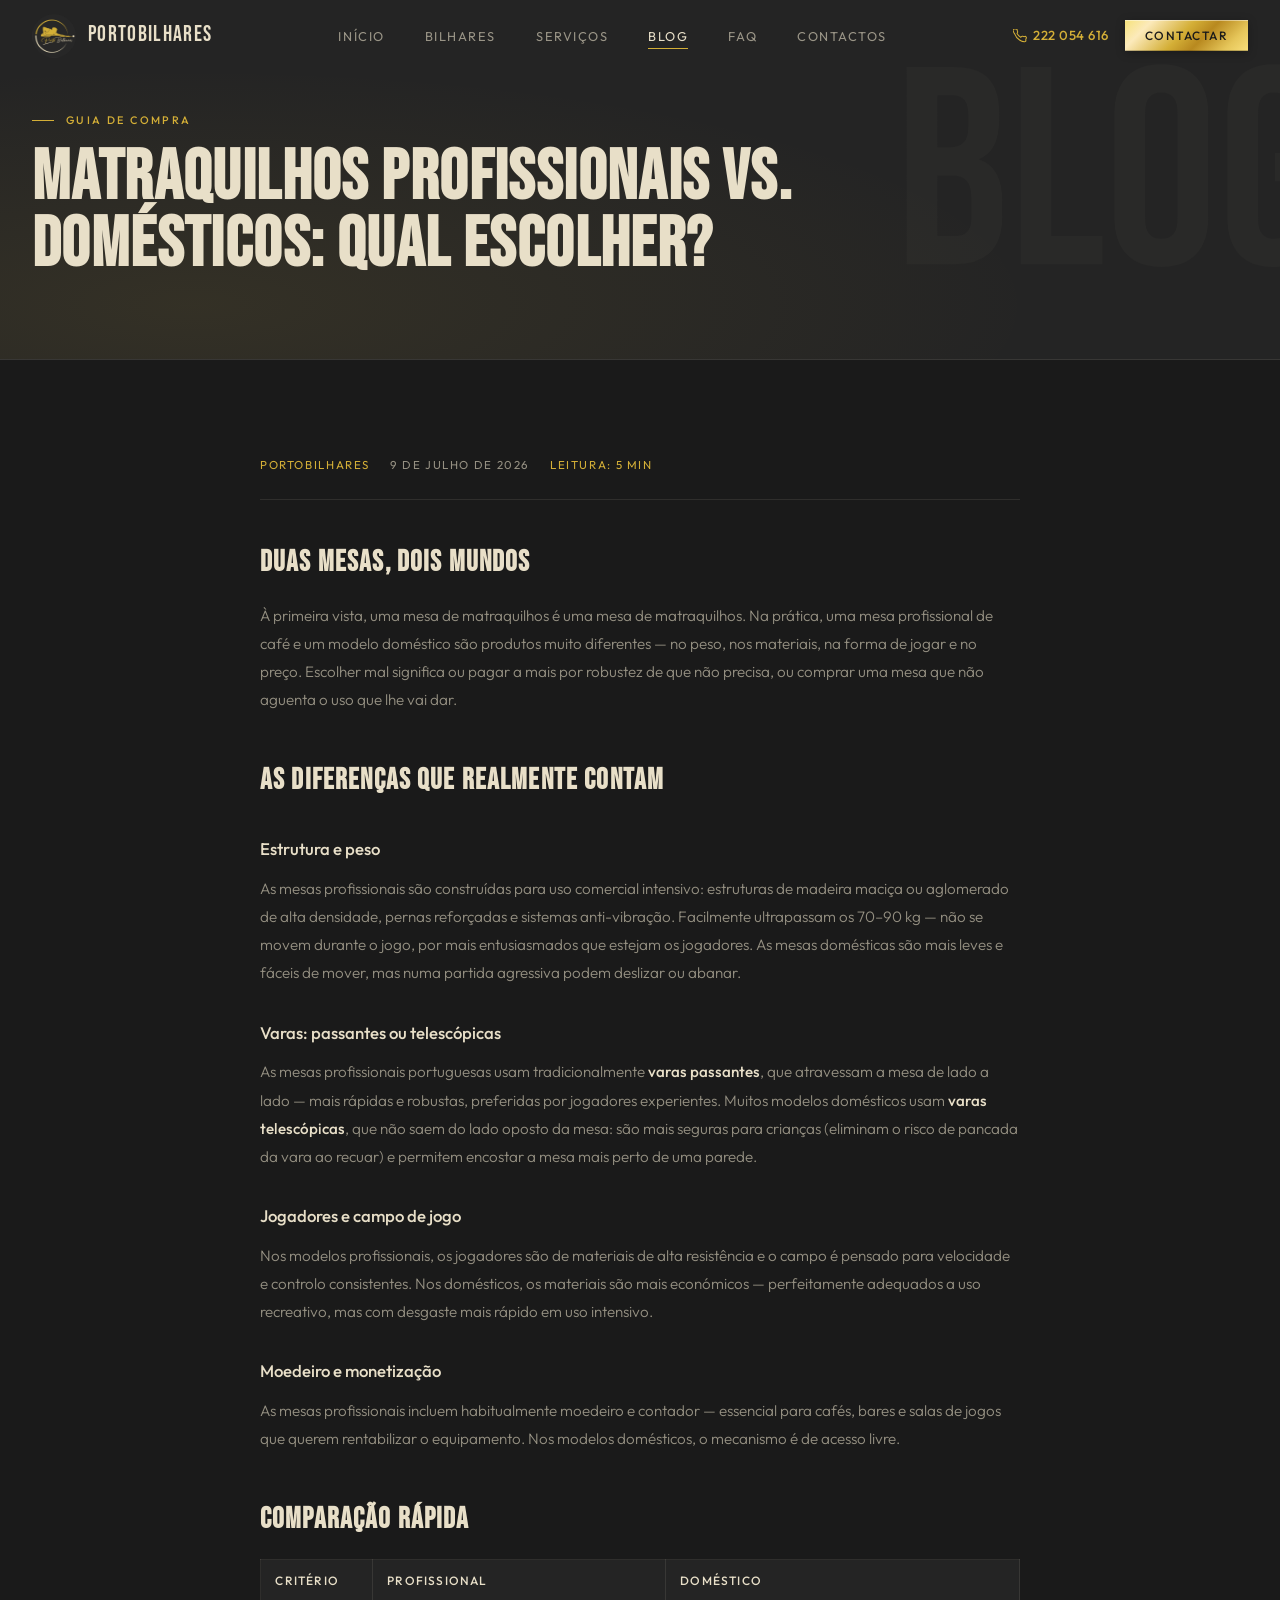
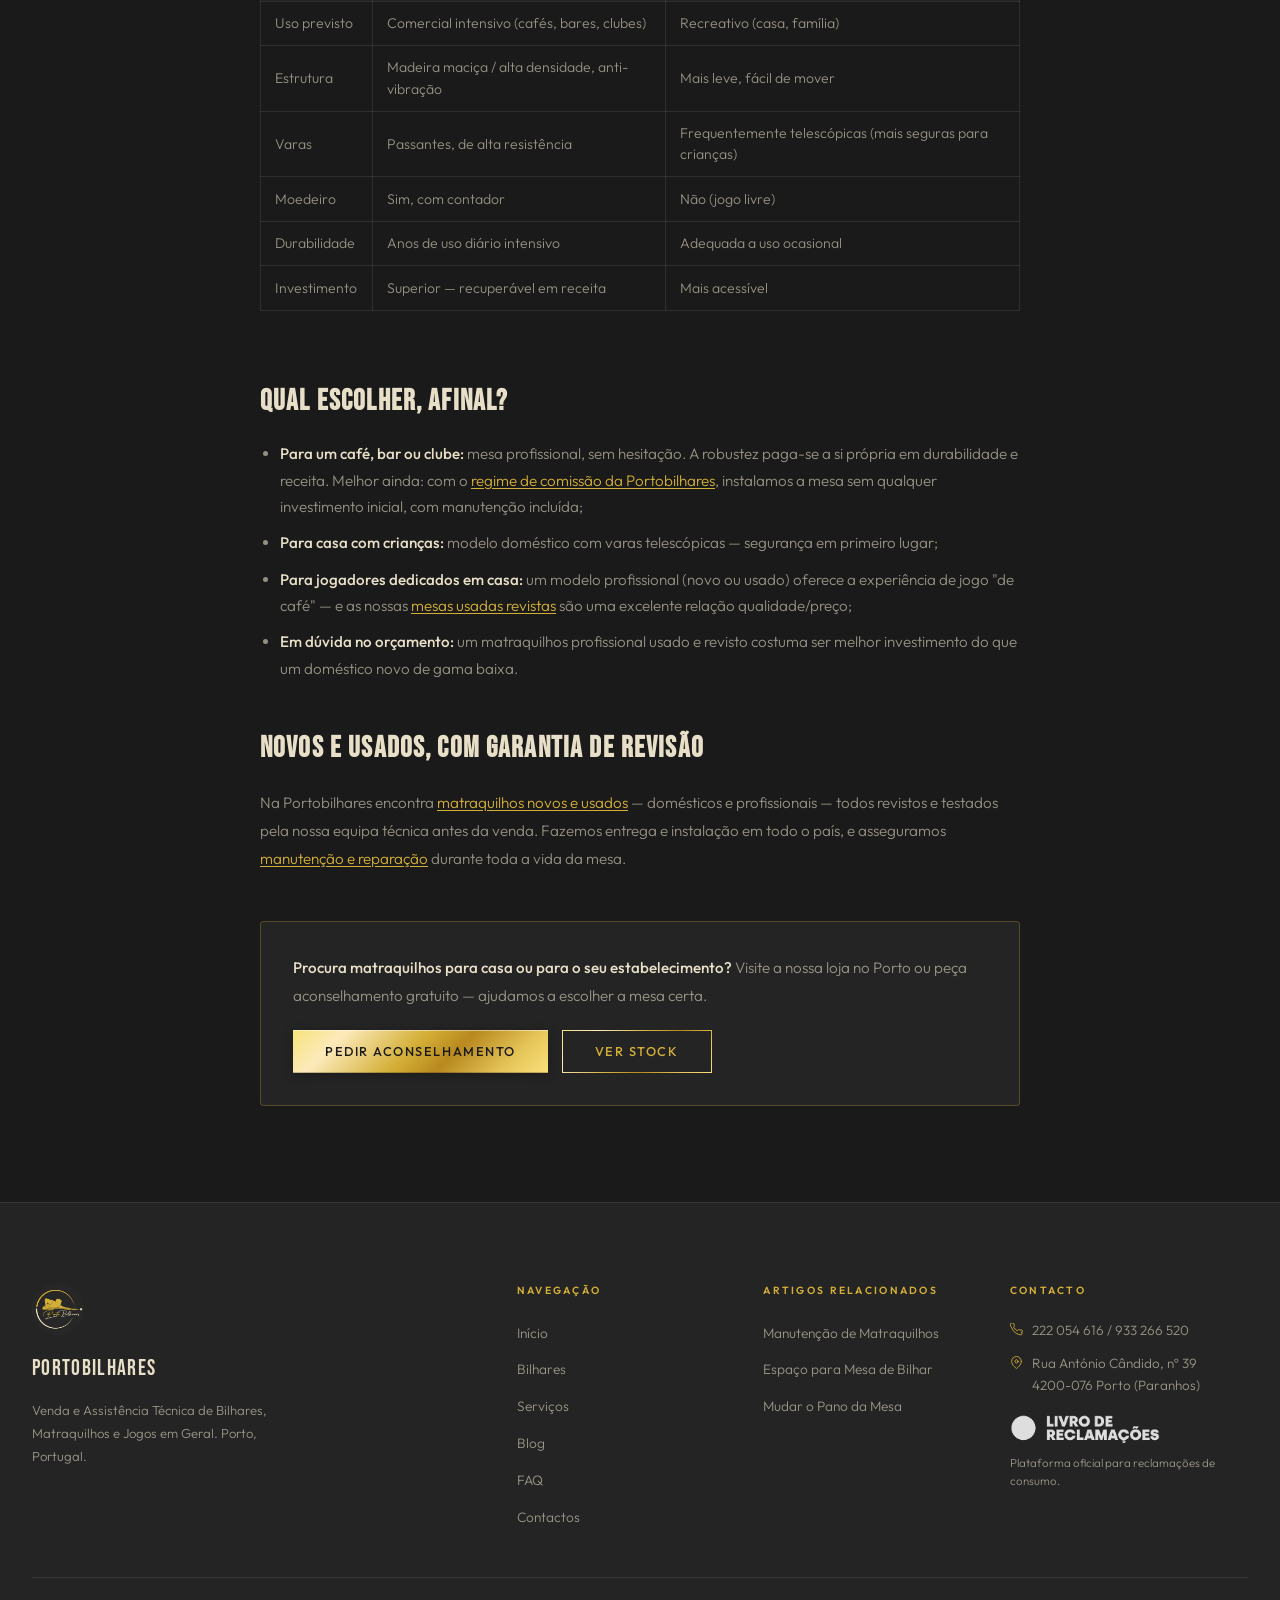
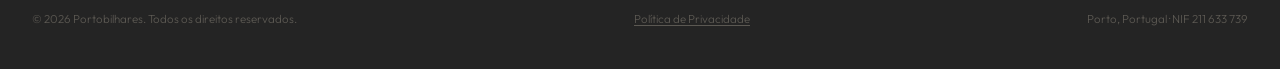
<file: blog-matraquilhos-profissionais-vs-domesticos.html>
<!DOCTYPE html>
<html lang="pt">
<head>
  <meta charset="UTF-8">
  <meta name="viewport" content="width=device-width, initial-scale=1.0">
  <meta name="description" content="Matraquilhos profissionais vs. domésticos: diferenças de estrutura, varas, peso e preço — e qual escolher para casa, café ou clube. Guia da Portobilhares, Porto.">
  <meta name="robots" content="index, follow">
  <meta name="referrer" content="strict-origin-when-cross-origin">
  <link rel="canonical" href="https://portobilhares.com/blog-matraquilhos-profissionais-vs-domesticos.html">
  <title>Matraquilhos Profissionais vs. Domésticos: Qual Escolher? | Portobilhares</title>

  <!-- Open Graph -->
  <meta property="og:type" content="article">
  <meta property="og:site_name" content="Portobilhares">
  <meta property="og:locale" content="pt_PT">
  <meta property="og:url" content="https://portobilhares.com/blog-matraquilhos-profissionais-vs-domesticos.html">
  <meta property="og:title" content="Matraquilhos Profissionais vs. Domésticos: Qual Escolher?">
  <meta property="og:description" content="Diferenças de estrutura, varas, peso e preço entre mesas de matraquilhos profissionais e domésticas — e qual faz sentido para o seu caso.">
  <meta property="og:image" content="https://portobilhares.com/Assets/Produtos/matraquillho.jpg">

  <!-- Twitter -->
  <meta name="twitter:card" content="summary_large_image">
  <meta name="twitter:title" content="Matraquilhos Profissionais vs. Domésticos: Qual Escolher?">
  <meta name="twitter:description" content="Diferenças de estrutura, varas, peso e preço entre mesas de matraquilhos profissionais e domésticas — e qual faz sentido para o seu caso.">
  <meta name="twitter:image" content="https://portobilhares.com/Assets/Produtos/matraquillho.jpg">

  <!-- Favicons -->
  <link rel="icon" href="favicon.ico" sizes="48x48">
  <link rel="icon" type="image/png" sizes="96x96" href="Assets/favicon/favicon-96x96.png">
  <link rel="icon" type="image/png" sizes="48x48" href="Assets/favicon/favicon-48x48.png">
  <link rel="icon" type="image/png" sizes="32x32" href="Assets/favicon/favicon-32x32.png">
  <link rel="icon" type="image/png" sizes="16x16" href="Assets/favicon/favicon-16x16.png">
  <link rel="apple-touch-icon" sizes="180x180" href="Assets/favicon/apple-touch-icon.png">
  <link rel="manifest" href="site.webmanifest">
  <meta name="theme-color" content="#d4af37">

  <link rel="preconnect" href="https://fonts.googleapis.com">
  <link rel="preconnect" href="https://fonts.gstatic.com" crossorigin>
  <link href="https://fonts.googleapis.com/css2?family=Bebas+Neue&family=Outfit:wght@300;400;500;600&display=swap" rel="stylesheet">
  <link rel="stylesheet" href="styles.css?v=4">

  <!-- Structured Data: BlogPosting -->
  <script type="application/ld+json">
  {
    "@context": "https://schema.org",
    "@type": "BlogPosting",
    "headline": "Matraquilhos profissionais vs. domésticos: qual escolher?",
    "description": "Diferenças de estrutura, varas, peso e preço entre mesas de matraquilhos profissionais e domésticas — e qual faz sentido para o seu caso.",
    "image": "https://portobilhares.com/Assets/Produtos/matraquillho.jpg",
    "url": "https://portobilhares.com/blog-matraquilhos-profissionais-vs-domesticos.html",
    "datePublished": "2026-07-09",
    "dateModified": "2026-07-09",
    "inLanguage": "pt-PT",
    "author": { "@type": "Organization", "name": "Portobilhares", "url": "https://portobilhares.com/" },
    "publisher": {
      "@type": "Organization",
      "name": "Portobilhares",
      "logo": { "@type": "ImageObject", "url": "https://portobilhares.com/Assets/logo.jpg" }
    },
    "mainEntityOfPage": "https://portobilhares.com/blog-matraquilhos-profissionais-vs-domesticos.html"
  }
  </script>

  <!-- Structured Data: Breadcrumb -->
  <script type="application/ld+json">
  {
    "@context": "https://schema.org",
    "@type": "BreadcrumbList",
    "itemListElement": [
      { "@type": "ListItem", "position": 1, "name": "Início", "item": "https://portobilhares.com/" },
      { "@type": "ListItem", "position": 2, "name": "Blog", "item": "https://portobilhares.com/blog.html" },
      { "@type": "ListItem", "position": 3, "name": "Matraquilhos profissionais vs. domésticos", "item": "https://portobilhares.com/blog-matraquilhos-profissionais-vs-domesticos.html" }
    ]
  }
  </script>
</head>
<body>

<!-- ── NAVBAR ───────────────────────────────────── -->
<nav class="navbar" id="navbar" role="navigation" aria-label="Navegação principal">
  <div class="nav-inner">
    <a href="index.html" class="nav-logo">
      <img src="Assets/logo.jpg" alt="Portobilhares — logótipo">
      <span class="nav-logo-text">PORTOBILHARES</span>
    </a>
    <ul class="nav-links" role="list">
      <li><a href="index.html">Início</a></li>
      <li><a href="bilhares.html">Bilhares</a></li>
      <li><a href="servicos.html">Serviços</a></li>
      <li><a href="blog.html" class="active">Blog</a></li>
      <li><a href="faq.html">FAQ</a></li>
      <li><a href="contactos.html">Contactos</a></li>
    </ul>
    <div class="nav-right">
      <a href="tel:+351222054616" class="nav-phone">
        <svg viewBox="0 0 24 24" fill="none" stroke="currentColor" stroke-width="1.8" stroke-linecap="round" stroke-linejoin="round" aria-hidden="true"><path d="M22 16.92v3a2 2 0 01-2.18 2 19.79 19.79 0 01-8.63-3.07A19.5 19.5 0 013.09 8.81 19.79 19.79 0 01.02 2.18 2 2 0 012.18 0h3a2 2 0 012 1.72c.127.96.361 1.903.7 2.81a2 2 0 01-.45 2.11L6.91 7.91a16 16 0 006.29 6.29l1.27-1.27a2 2 0 012.11-.45c.907.339 1.85.573 2.81.7A2 2 0 0122 16.92z"/></svg>
        222 054 616
      </a>
      <a href="contactos.html" class="btn btn-primary btn-sm">Contactar</a>
    </div>
    <button class="hamburger" id="hamburger" aria-label="Abrir menu" aria-expanded="false" aria-controls="mobileMenu">
      <span></span><span></span><span></span>
    </button>
  </div>
</nav>

<div class="mobile-menu" id="mobileMenu" role="navigation">
  <a href="index.html">Início</a>
  <a href="bilhares.html">Bilhares</a>
  <a href="servicos.html">Serviços</a>
  <a href="blog.html">Blog</a>
  <a href="faq.html">FAQ</a>
  <a href="contactos.html">Contactos</a>
  <a href="tel:+351222054616" class="mobile-phone">222 054 616</a>
</div>

<!-- ════════════════════════════════════════════════
     PAGE HEADER
════════════════════════════════════════════════ -->
<header class="page-header">
  <div class="page-header-bg" aria-hidden="true">BLOG</div>
  <div class="page-header-inner">
    <p class="section-eyebrow">Guia de Compra</p>
    <h1 class="section-title" style="margin-bottom:1rem; max-width:900px;">Matraquilhos profissionais vs. domésticos: qual escolher?</h1>
  </div>
</header>

<!-- ════════════════════════════════════════════════
     ARTICLE
════════════════════════════════════════════════ -->
<section class="section">
  <article class="article-content">
    <div class="article-meta">
      <span>Portobilhares</span>
      <time datetime="2026-07-09">9 de Julho de 2026</time>
      <span>Leitura: 5 min</span>
    </div>

    <h2>Duas mesas, dois mundos</h2>
    <p>À primeira vista, uma mesa de matraquilhos é uma mesa de matraquilhos. Na prática, uma mesa profissional de café e um modelo doméstico são produtos muito diferentes — no peso, nos materiais, na forma de jogar e no preço. Escolher mal significa ou pagar a mais por robustez de que não precisa, ou comprar uma mesa que não aguenta o uso que lhe vai dar.</p>

    <h2>As diferenças que realmente contam</h2>

    <h3>Estrutura e peso</h3>
    <p>As mesas profissionais são construídas para uso comercial intensivo: estruturas de madeira maciça ou aglomerado de alta densidade, pernas reforçadas e sistemas anti-vibração. Facilmente ultrapassam os 70–90 kg — não se movem durante o jogo, por mais entusiasmados que estejam os jogadores. As mesas domésticas são mais leves e fáceis de mover, mas numa partida agressiva podem deslizar ou abanar.</p>

    <h3>Varas: passantes ou telescópicas</h3>
    <p>As mesas profissionais portuguesas usam tradicionalmente <strong>varas passantes</strong>, que atravessam a mesa de lado a lado — mais rápidas e robustas, preferidas por jogadores experientes. Muitos modelos domésticos usam <strong>varas telescópicas</strong>, que não saem do lado oposto da mesa: são mais seguras para crianças (eliminam o risco de pancada da vara ao recuar) e permitem encostar a mesa mais perto de uma parede.</p>

    <h3>Jogadores e campo de jogo</h3>
    <p>Nos modelos profissionais, os jogadores são de materiais de alta resistência e o campo é pensado para velocidade e controlo consistentes. Nos domésticos, os materiais são mais económicos — perfeitamente adequados a uso recreativo, mas com desgaste mais rápido em uso intensivo.</p>

    <h3>Moedeiro e monetização</h3>
    <p>As mesas profissionais incluem habitualmente moedeiro e contador — essencial para cafés, bares e salas de jogos que querem rentabilizar o equipamento. Nos modelos domésticos, o mecanismo é de acesso livre.</p>

    <h2>Comparação rápida</h2>
    <div class="table-scroll">
      <table>
        <thead>
          <tr><th>Critério</th><th>Profissional</th><th>Doméstico</th></tr>
        </thead>
        <tbody>
          <tr><td>Uso previsto</td><td>Comercial intensivo (cafés, bares, clubes)</td><td>Recreativo (casa, família)</td></tr>
          <tr><td>Estrutura</td><td>Madeira maciça / alta densidade, anti-vibração</td><td>Mais leve, fácil de mover</td></tr>
          <tr><td>Varas</td><td>Passantes, de alta resistência</td><td>Frequentemente telescópicas (mais seguras para crianças)</td></tr>
          <tr><td>Moedeiro</td><td>Sim, com contador</td><td>Não (jogo livre)</td></tr>
          <tr><td>Durabilidade</td><td>Anos de uso diário intensivo</td><td>Adequada a uso ocasional</td></tr>
          <tr><td>Investimento</td><td>Superior — recuperável em receita</td><td>Mais acessível</td></tr>
        </tbody>
      </table>
    </div>

    <h2>Qual escolher, afinal?</h2>
    <ul>
      <li><strong>Para um café, bar ou clube:</strong> mesa profissional, sem hesitação. A robustez paga-se a si própria em durabilidade e receita. Melhor ainda: com o <a href="servicos.html">regime de comissão da Portobilhares</a>, instalamos a mesa sem qualquer investimento inicial, com manutenção incluída;</li>
      <li><strong>Para casa com crianças:</strong> modelo doméstico com varas telescópicas — segurança em primeiro lugar;</li>
      <li><strong>Para jogadores dedicados em casa:</strong> um modelo profissional (novo ou usado) oferece a experiência de jogo "de café" — e as nossas <a href="bilhares.html">mesas usadas revistas</a> são uma excelente relação qualidade/preço;</li>
      <li><strong>Em dúvida no orçamento:</strong> um matraquilhos profissional usado e revisto costuma ser melhor investimento do que um doméstico novo de gama baixa.</li>
    </ul>

    <h2>Novos e usados, com garantia de revisão</h2>
    <p>Na Portobilhares encontra <a href="bilhares.html">matraquilhos novos e usados</a> — domésticos e profissionais — todos revistos e testados pela nossa equipa técnica antes da venda. Fazemos entrega e instalação em todo o país, e asseguramos <a href="blog-manutencao-matraquilhos.html">manutenção e reparação</a> durante toda a vida da mesa.</p>

    <div class="article-cta">
      <p><strong>Procura matraquilhos para casa ou para o seu estabelecimento?</strong> Visite a nossa loja no Porto ou peça aconselhamento gratuito — ajudamos a escolher a mesa certa.</p>
      <div class="cta-btns" style="justify-content:flex-start;">
        <a href="contactos.html" class="btn btn-primary">Pedir Aconselhamento</a>
        <a href="bilhares.html" class="btn btn-outline">Ver Stock</a>
      </div>
    </div>
  </article>
</section>

<!-- ════════════════════════════════════════════════
     FOOTER
════════════════════════════════════════════════ -->
<footer>
  <div class="footer-inner">
    <div class="footer-grid">
      <div>
        <img src="Assets/logo.jpg" alt="Portobilhares" class="footer-logo" width="1600" height="1600" loading="lazy" decoding="async">
        <div class="footer-brand-name">PORTOBILHARES</div>
        <p class="footer-tagline">Venda e Assistência Técnica de Bilhares, Matraquilhos e Jogos em Geral. Porto, Portugal.</p>
      </div>
      <div>
        <div class="footer-col-title">Navegação</div>
        <ul class="footer-links" role="list">
          <li><a href="index.html">Início</a></li>
          <li><a href="bilhares.html">Bilhares</a></li>
          <li><a href="servicos.html">Serviços</a></li>
          <li><a href="blog.html">Blog</a></li>
          <li><a href="faq.html">FAQ</a></li>
          <li><a href="contactos.html">Contactos</a></li>
        </ul>
      </div>
      <div>
        <div class="footer-col-title">Artigos Relacionados</div>
        <ul class="footer-links" role="list">
          <li><a href="blog-manutencao-matraquilhos.html">Manutenção de Matraquilhos</a></li>
          <li><a href="blog-espaco-mesa-bilhar.html">Espaço para Mesa de Bilhar</a></li>
          <li><a href="blog-mudar-pano-mesa-bilhar.html">Mudar o Pano da Mesa</a></li>
        </ul>
      </div>
      <div>
        <div class="footer-col-title">Contacto</div>
        <div class="footer-contact-row">
          <svg viewBox="0 0 24 24" fill="none" stroke="currentColor" stroke-width="1.6" stroke-linecap="round" stroke-linejoin="round" aria-hidden="true"><path d="M22 16.92v3a2 2 0 01-2.18 2 19.79 19.79 0 01-8.63-3.07A19.5 19.5 0 013.09 8.81 19.79 19.79 0 01.02 2.18 2 2 0 012.18 0h3a2 2 0 012 1.72c.127.96.361 1.903.7 2.81a2 2 0 01-.45 2.11L6.91 7.91a16 16 0 006.29 6.29l1.27-1.27a2 2 0 012.11-.45c.907.339 1.85.573 2.81.7A2 2 0 0122 16.92z"/></svg>
          <span><a href="tel:+351222054616">222 054 616</a> / <a href="tel:+351933266520">933 266 520</a></span>
        </div>
        <div class="footer-contact-row">
          <svg viewBox="0 0 24 24" fill="none" stroke="currentColor" stroke-width="1.6" stroke-linecap="round" stroke-linejoin="round" aria-hidden="true"><path d="M21 10c0 7-9 13-9 13s-9-6-9-13a9 9 0 0118 0z"/><circle cx="12" cy="10" r="3"/></svg>
          <span>Rua António Cândido, nº 39<br>4200-076 Porto (Paranhos)</span>
        </div>
        <div class="footer-contact-row footer-lr">
          <a href="https://www.livroreclamacoes.pt/" target="_blank" rel="noopener noreferrer">
            <img src="Assets/livro-reclamacoes.webp" alt="Livro de Reclamações" width="204" height="46" loading="lazy" decoding="async">
          </a>
          <span>Plataforma oficial para reclamações de consumo.</span>
        </div>
      </div>
    </div>
    <div class="footer-bottom">
      <span>&copy; 2026 Portobilhares. Todos os direitos reservados.</span>
      <a href="politica-privacidade.html">Política de Privacidade</a>
      <span>Porto, Portugal · NIF 211 633 739</span>
    </div>
  </div>
</footer>

<script src="main.js?v=2"></script>
</body>
</html>
</file>
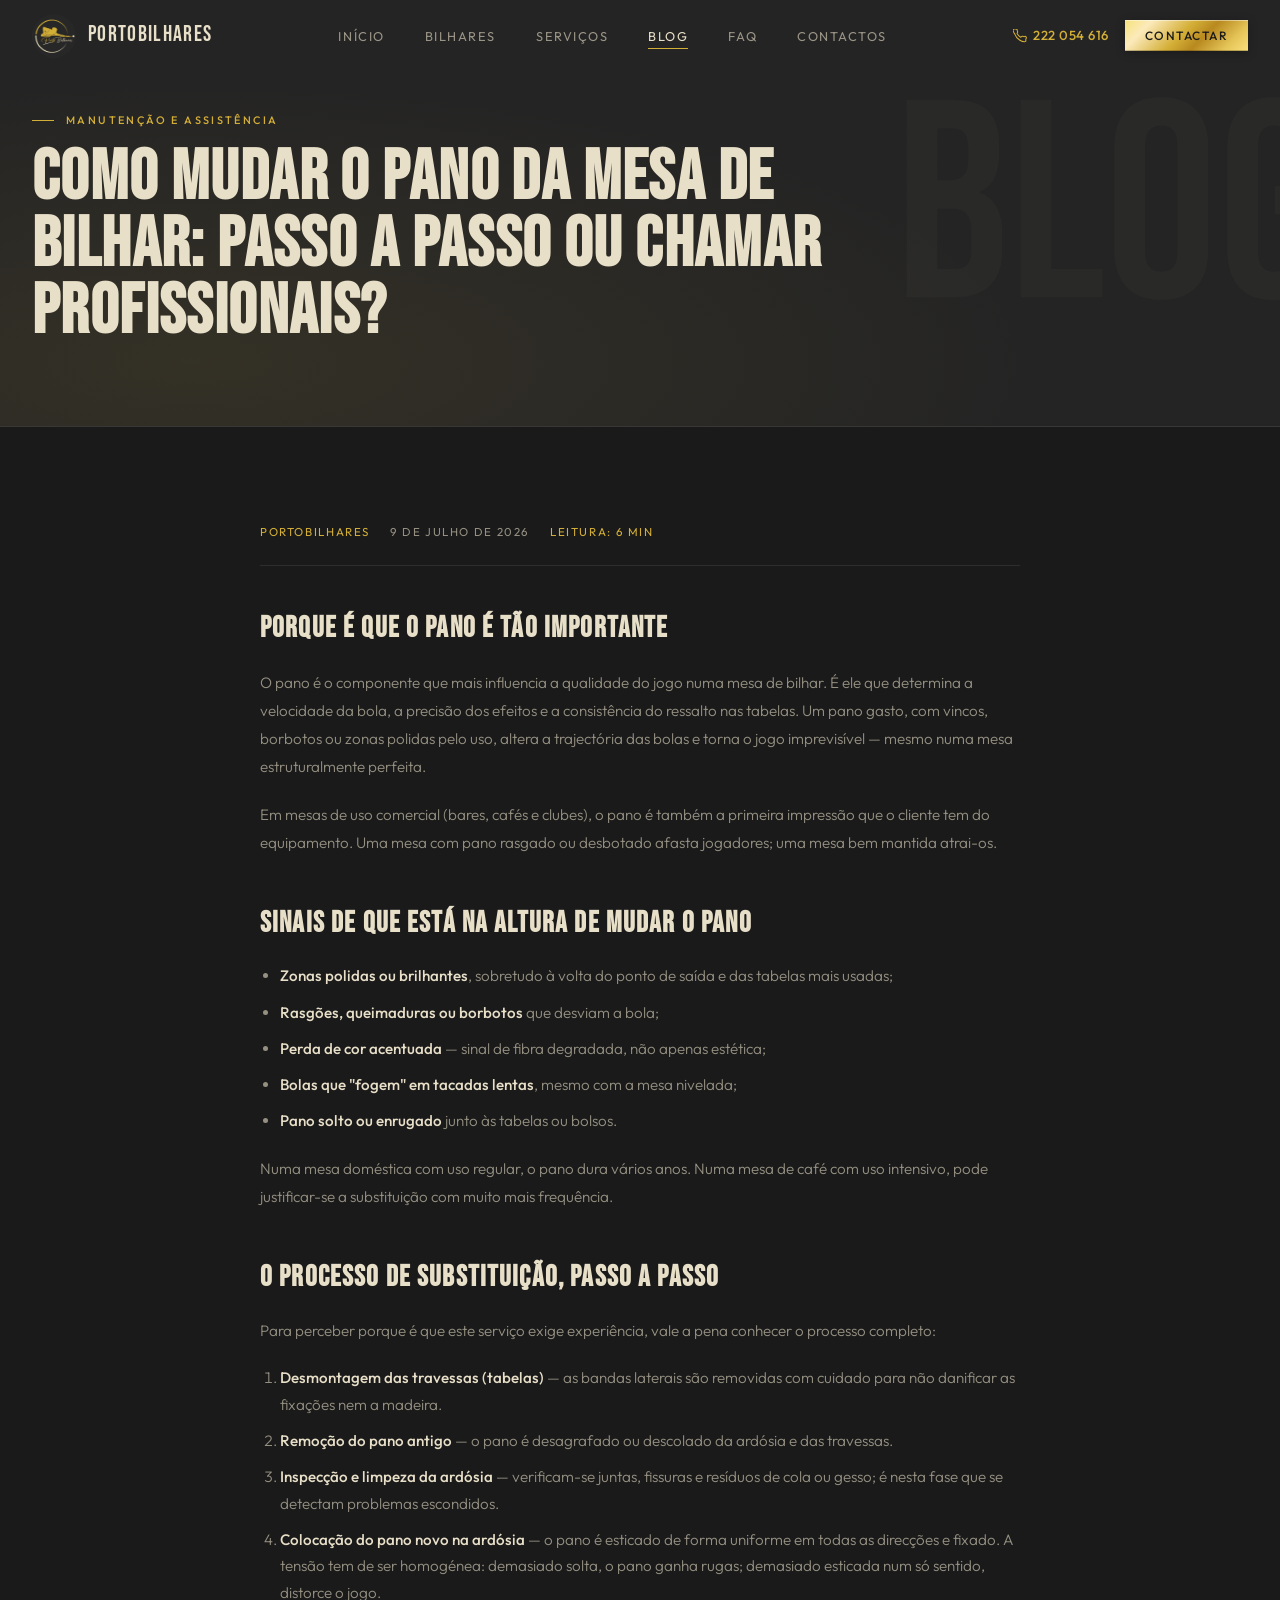
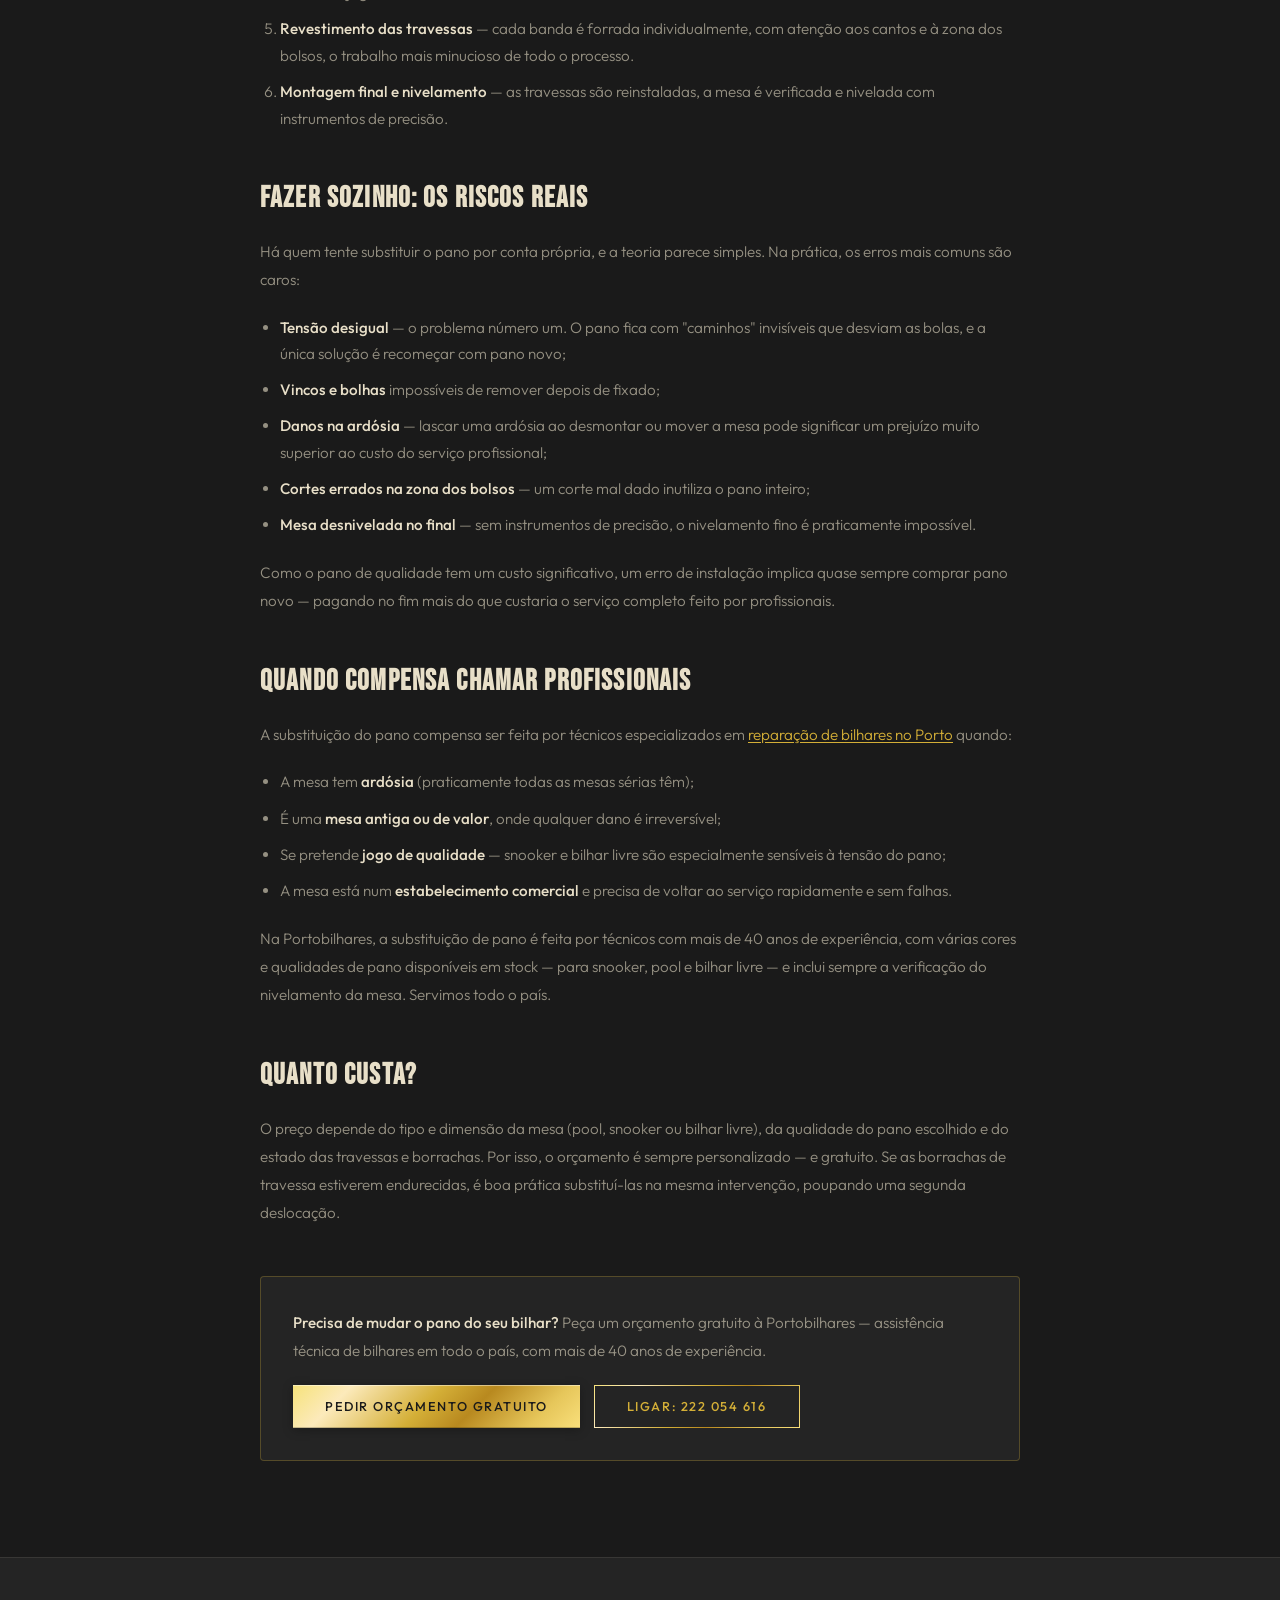
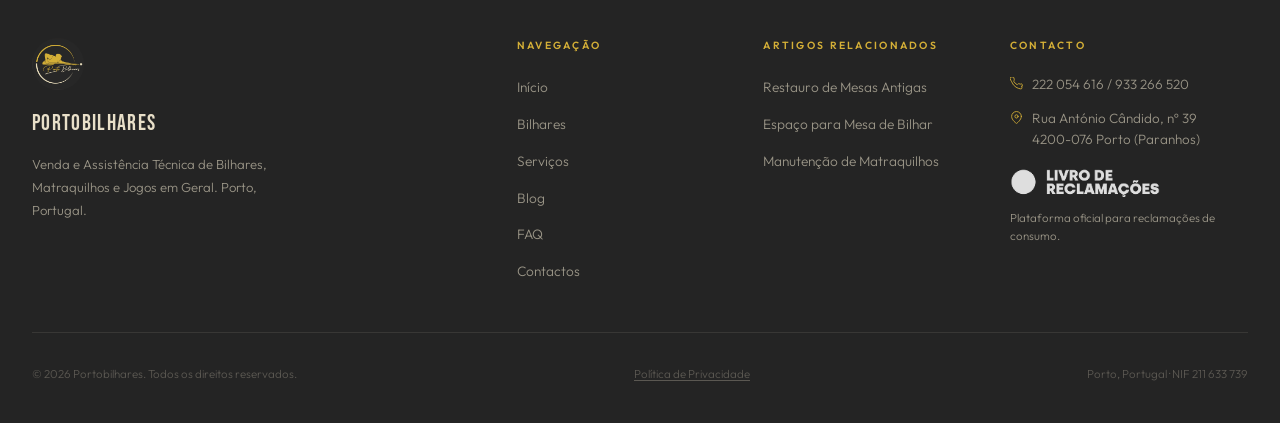
<file: blog-mudar-pano-mesa-bilhar.html>
<!DOCTYPE html>
<html lang="pt">
<head>
  <meta charset="UTF-8">
  <meta name="viewport" content="width=device-width, initial-scale=1.0">
  <meta name="description" content="Como mudar o pano da mesa de bilhar: o processo passo a passo, os riscos de o fazer sozinho e quando compensa chamar profissionais de reparação de bilhares no Porto.">
  <meta name="robots" content="index, follow">
  <meta name="referrer" content="strict-origin-when-cross-origin">
  <link rel="canonical" href="https://portobilhares.com/blog-mudar-pano-mesa-bilhar.html">
  <title>Como Mudar o Pano da Mesa de Bilhar: Passo a Passo ou Profissionais? | Portobilhares</title>

  <!-- Open Graph -->
  <meta property="og:type" content="article">
  <meta property="og:site_name" content="Portobilhares">
  <meta property="og:locale" content="pt_PT">
  <meta property="og:url" content="https://portobilhares.com/blog-mudar-pano-mesa-bilhar.html">
  <meta property="og:title" content="Como Mudar o Pano da Mesa de Bilhar: Passo a Passo ou Profissionais?">
  <meta property="og:description" content="O processo de substituição do pano de bilhar, os riscos de o fazer sozinho e quando compensa chamar técnicos especializados no Porto.">
  <meta property="og:image" content="https://portobilhares.com/Assets/Produtos/mesa.jpg">

  <!-- Twitter -->
  <meta name="twitter:card" content="summary_large_image">
  <meta name="twitter:title" content="Como Mudar o Pano da Mesa de Bilhar: Passo a Passo ou Profissionais?">
  <meta name="twitter:description" content="O processo de substituição do pano de bilhar, os riscos de o fazer sozinho e quando compensa chamar técnicos especializados no Porto.">
  <meta name="twitter:image" content="https://portobilhares.com/Assets/Produtos/mesa.jpg">

  <!-- Favicons -->
  <link rel="icon" href="favicon.ico" sizes="48x48">
  <link rel="icon" type="image/png" sizes="96x96" href="Assets/favicon/favicon-96x96.png">
  <link rel="icon" type="image/png" sizes="48x48" href="Assets/favicon/favicon-48x48.png">
  <link rel="icon" type="image/png" sizes="32x32" href="Assets/favicon/favicon-32x32.png">
  <link rel="icon" type="image/png" sizes="16x16" href="Assets/favicon/favicon-16x16.png">
  <link rel="apple-touch-icon" sizes="180x180" href="Assets/favicon/apple-touch-icon.png">
  <link rel="manifest" href="site.webmanifest">
  <meta name="theme-color" content="#d4af37">

  <link rel="preconnect" href="https://fonts.googleapis.com">
  <link rel="preconnect" href="https://fonts.gstatic.com" crossorigin>
  <link href="https://fonts.googleapis.com/css2?family=Bebas+Neue&family=Outfit:wght@300;400;500;600&display=swap" rel="stylesheet">
  <link rel="stylesheet" href="styles.css?v=4">

  <!-- Structured Data: BlogPosting -->
  <script type="application/ld+json">
  {
    "@context": "https://schema.org",
    "@type": "BlogPosting",
    "headline": "Como mudar o pano da mesa de bilhar: passo a passo ou chamar profissionais?",
    "description": "O processo de substituição do pano de bilhar, os riscos de o fazer sozinho e quando compensa chamar técnicos especializados no Porto.",
    "image": "https://portobilhares.com/Assets/Produtos/mesa.jpg",
    "url": "https://portobilhares.com/blog-mudar-pano-mesa-bilhar.html",
    "datePublished": "2026-07-09",
    "dateModified": "2026-07-09",
    "inLanguage": "pt-PT",
    "author": { "@type": "Organization", "name": "Portobilhares", "url": "https://portobilhares.com/" },
    "publisher": {
      "@type": "Organization",
      "name": "Portobilhares",
      "logo": { "@type": "ImageObject", "url": "https://portobilhares.com/Assets/logo.jpg" }
    },
    "mainEntityOfPage": "https://portobilhares.com/blog-mudar-pano-mesa-bilhar.html"
  }
  </script>

  <!-- Structured Data: Breadcrumb -->
  <script type="application/ld+json">
  {
    "@context": "https://schema.org",
    "@type": "BreadcrumbList",
    "itemListElement": [
      { "@type": "ListItem", "position": 1, "name": "Início", "item": "https://portobilhares.com/" },
      { "@type": "ListItem", "position": 2, "name": "Blog", "item": "https://portobilhares.com/blog.html" },
      { "@type": "ListItem", "position": 3, "name": "Como mudar o pano da mesa de bilhar", "item": "https://portobilhares.com/blog-mudar-pano-mesa-bilhar.html" }
    ]
  }
  </script>
</head>
<body>

<!-- ── NAVBAR ───────────────────────────────────── -->
<nav class="navbar" id="navbar" role="navigation" aria-label="Navegação principal">
  <div class="nav-inner">
    <a href="index.html" class="nav-logo">
      <img src="Assets/logo.jpg" alt="Portobilhares — logótipo">
      <span class="nav-logo-text">PORTOBILHARES</span>
    </a>
    <ul class="nav-links" role="list">
      <li><a href="index.html">Início</a></li>
      <li><a href="bilhares.html">Bilhares</a></li>
      <li><a href="servicos.html">Serviços</a></li>
      <li><a href="blog.html" class="active">Blog</a></li>
      <li><a href="faq.html">FAQ</a></li>
      <li><a href="contactos.html">Contactos</a></li>
    </ul>
    <div class="nav-right">
      <a href="tel:+351222054616" class="nav-phone">
        <svg viewBox="0 0 24 24" fill="none" stroke="currentColor" stroke-width="1.8" stroke-linecap="round" stroke-linejoin="round" aria-hidden="true"><path d="M22 16.92v3a2 2 0 01-2.18 2 19.79 19.79 0 01-8.63-3.07A19.5 19.5 0 013.09 8.81 19.79 19.79 0 01.02 2.18 2 2 0 012.18 0h3a2 2 0 012 1.72c.127.96.361 1.903.7 2.81a2 2 0 01-.45 2.11L6.91 7.91a16 16 0 006.29 6.29l1.27-1.27a2 2 0 012.11-.45c.907.339 1.85.573 2.81.7A2 2 0 0122 16.92z"/></svg>
        222 054 616
      </a>
      <a href="contactos.html" class="btn btn-primary btn-sm">Contactar</a>
    </div>
    <button class="hamburger" id="hamburger" aria-label="Abrir menu" aria-expanded="false" aria-controls="mobileMenu">
      <span></span><span></span><span></span>
    </button>
  </div>
</nav>

<div class="mobile-menu" id="mobileMenu" role="navigation">
  <a href="index.html">Início</a>
  <a href="bilhares.html">Bilhares</a>
  <a href="servicos.html">Serviços</a>
  <a href="blog.html">Blog</a>
  <a href="faq.html">FAQ</a>
  <a href="contactos.html">Contactos</a>
  <a href="tel:+351222054616" class="mobile-phone">222 054 616</a>
</div>

<!-- ════════════════════════════════════════════════
     PAGE HEADER
════════════════════════════════════════════════ -->
<header class="page-header">
  <div class="page-header-bg" aria-hidden="true">BLOG</div>
  <div class="page-header-inner">
    <p class="section-eyebrow">Manutenção e Assistência</p>
    <h1 class="section-title" style="margin-bottom:1rem; max-width:900px;">Como mudar o pano da mesa de bilhar: passo a passo ou chamar profissionais?</h1>
  </div>
</header>

<!-- ════════════════════════════════════════════════
     ARTICLE
════════════════════════════════════════════════ -->
<section class="section">
  <article class="article-content">
    <div class="article-meta">
      <span>Portobilhares</span>
      <time datetime="2026-07-09">9 de Julho de 2026</time>
      <span>Leitura: 6 min</span>
    </div>

    <h2>Porque é que o pano é tão importante</h2>
    <p>O pano é o componente que mais influencia a qualidade do jogo numa mesa de bilhar. É ele que determina a velocidade da bola, a precisão dos efeitos e a consistência do ressalto nas tabelas. Um pano gasto, com vincos, borbotos ou zonas polidas pelo uso, altera a trajectória das bolas e torna o jogo imprevisível — mesmo numa mesa estruturalmente perfeita.</p>
    <p>Em mesas de uso comercial (bares, cafés e clubes), o pano é também a primeira impressão que o cliente tem do equipamento. Uma mesa com pano rasgado ou desbotado afasta jogadores; uma mesa bem mantida atrai-os.</p>

    <h2>Sinais de que está na altura de mudar o pano</h2>
    <ul>
      <li><strong>Zonas polidas ou brilhantes</strong>, sobretudo à volta do ponto de saída e das tabelas mais usadas;</li>
      <li><strong>Rasgões, queimaduras ou borbotos</strong> que desviam a bola;</li>
      <li><strong>Perda de cor acentuada</strong> — sinal de fibra degradada, não apenas estética;</li>
      <li><strong>Bolas que "fogem" em tacadas lentas</strong>, mesmo com a mesa nivelada;</li>
      <li><strong>Pano solto ou enrugado</strong> junto às tabelas ou bolsos.</li>
    </ul>
    <p>Numa mesa doméstica com uso regular, o pano dura vários anos. Numa mesa de café com uso intensivo, pode justificar-se a substituição com muito mais frequência.</p>

    <h2>O processo de substituição, passo a passo</h2>
    <p>Para perceber porque é que este serviço exige experiência, vale a pena conhecer o processo completo:</p>
    <ol>
      <li><strong>Desmontagem das travessas (tabelas)</strong> — as bandas laterais são removidas com cuidado para não danificar as fixações nem a madeira.</li>
      <li><strong>Remoção do pano antigo</strong> — o pano é desagrafado ou descolado da ardósia e das travessas.</li>
      <li><strong>Inspecção e limpeza da ardósia</strong> — verificam-se juntas, fissuras e resíduos de cola ou gesso; é nesta fase que se detectam problemas escondidos.</li>
      <li><strong>Colocação do pano novo na ardósia</strong> — o pano é esticado de forma uniforme em todas as direcções e fixado. A tensão tem de ser homogénea: demasiado solta, o pano ganha rugas; demasiado esticada num só sentido, distorce o jogo.</li>
      <li><strong>Revestimento das travessas</strong> — cada banda é forrada individualmente, com atenção aos cantos e à zona dos bolsos, o trabalho mais minucioso de todo o processo.</li>
      <li><strong>Montagem final e nivelamento</strong> — as travessas são reinstaladas, a mesa é verificada e nivelada com instrumentos de precisão.</li>
    </ol>

    <h2>Fazer sozinho: os riscos reais</h2>
    <p>Há quem tente substituir o pano por conta própria, e a teoria parece simples. Na prática, os erros mais comuns são caros:</p>
    <ul>
      <li><strong>Tensão desigual</strong> — o problema número um. O pano fica com "caminhos" invisíveis que desviam as bolas, e a única solução é recomeçar com pano novo;</li>
      <li><strong>Vincos e bolhas</strong> impossíveis de remover depois de fixado;</li>
      <li><strong>Danos na ardósia</strong> — lascar uma ardósia ao desmontar ou mover a mesa pode significar um prejuízo muito superior ao custo do serviço profissional;</li>
      <li><strong>Cortes errados na zona dos bolsos</strong> — um corte mal dado inutiliza o pano inteiro;</li>
      <li><strong>Mesa desnivelada no final</strong> — sem instrumentos de precisão, o nivelamento fino é praticamente impossível.</li>
    </ul>
    <p>Como o pano de qualidade tem um custo significativo, um erro de instalação implica quase sempre comprar pano novo — pagando no fim mais do que custaria o serviço completo feito por profissionais.</p>

    <h2>Quando compensa chamar profissionais</h2>
    <p>A substituição do pano compensa ser feita por técnicos especializados em <a href="servicos.html">reparação de bilhares no Porto</a> quando:</p>
    <ul>
      <li>A mesa tem <strong>ardósia</strong> (praticamente todas as mesas sérias têm);</li>
      <li>É uma <strong>mesa antiga ou de valor</strong>, onde qualquer dano é irreversível;</li>
      <li>Se pretende <strong>jogo de qualidade</strong> — snooker e bilhar livre são especialmente sensíveis à tensão do pano;</li>
      <li>A mesa está num <strong>estabelecimento comercial</strong> e precisa de voltar ao serviço rapidamente e sem falhas.</li>
    </ul>
    <p>Na Portobilhares, a substituição de pano é feita por técnicos com mais de 40 anos de experiência, com várias cores e qualidades de pano disponíveis em stock — para snooker, pool e bilhar livre — e inclui sempre a verificação do nivelamento da mesa. Servimos todo o país.</p>

    <h2>Quanto custa?</h2>
    <p>O preço depende do tipo e dimensão da mesa (pool, snooker ou bilhar livre), da qualidade do pano escolhido e do estado das travessas e borrachas. Por isso, o orçamento é sempre personalizado — e gratuito. Se as borrachas de travessa estiverem endurecidas, é boa prática substituí-las na mesma intervenção, poupando uma segunda deslocação.</p>

    <div class="article-cta">
      <p><strong>Precisa de mudar o pano do seu bilhar?</strong> Peça um orçamento gratuito à Portobilhares — assistência técnica de bilhares em todo o país, com mais de 40 anos de experiência.</p>
      <div class="cta-btns" style="justify-content:flex-start;">
        <a href="contactos.html" class="btn btn-primary">Pedir Orçamento Gratuito</a>
        <a href="tel:+351222054616" class="btn btn-outline">Ligar: 222 054 616</a>
      </div>
    </div>
  </article>
</section>

<!-- ════════════════════════════════════════════════
     FOOTER
════════════════════════════════════════════════ -->
<footer>
  <div class="footer-inner">
    <div class="footer-grid">
      <div>
        <img src="Assets/logo.jpg" alt="Portobilhares" class="footer-logo" width="1600" height="1600" loading="lazy" decoding="async">
        <div class="footer-brand-name">PORTOBILHARES</div>
        <p class="footer-tagline">Venda e Assistência Técnica de Bilhares, Matraquilhos e Jogos em Geral. Porto, Portugal.</p>
      </div>
      <div>
        <div class="footer-col-title">Navegação</div>
        <ul class="footer-links" role="list">
          <li><a href="index.html">Início</a></li>
          <li><a href="bilhares.html">Bilhares</a></li>
          <li><a href="servicos.html">Serviços</a></li>
          <li><a href="blog.html">Blog</a></li>
          <li><a href="faq.html">FAQ</a></li>
          <li><a href="contactos.html">Contactos</a></li>
        </ul>
      </div>
      <div>
        <div class="footer-col-title">Artigos Relacionados</div>
        <ul class="footer-links" role="list">
          <li><a href="blog-restauro-mesa-bilhar.html">Restauro de Mesas Antigas</a></li>
          <li><a href="blog-espaco-mesa-bilhar.html">Espaço para Mesa de Bilhar</a></li>
          <li><a href="blog-manutencao-matraquilhos.html">Manutenção de Matraquilhos</a></li>
        </ul>
      </div>
      <div>
        <div class="footer-col-title">Contacto</div>
        <div class="footer-contact-row">
          <svg viewBox="0 0 24 24" fill="none" stroke="currentColor" stroke-width="1.6" stroke-linecap="round" stroke-linejoin="round" aria-hidden="true"><path d="M22 16.92v3a2 2 0 01-2.18 2 19.79 19.79 0 01-8.63-3.07A19.5 19.5 0 013.09 8.81 19.79 19.79 0 01.02 2.18 2 2 0 012.18 0h3a2 2 0 012 1.72c.127.96.361 1.903.7 2.81a2 2 0 01-.45 2.11L6.91 7.91a16 16 0 006.29 6.29l1.27-1.27a2 2 0 012.11-.45c.907.339 1.85.573 2.81.7A2 2 0 0122 16.92z"/></svg>
          <span><a href="tel:+351222054616">222 054 616</a> / <a href="tel:+351933266520">933 266 520</a></span>
        </div>
        <div class="footer-contact-row">
          <svg viewBox="0 0 24 24" fill="none" stroke="currentColor" stroke-width="1.6" stroke-linecap="round" stroke-linejoin="round" aria-hidden="true"><path d="M21 10c0 7-9 13-9 13s-9-6-9-13a9 9 0 0118 0z"/><circle cx="12" cy="10" r="3"/></svg>
          <span>Rua António Cândido, nº 39<br>4200-076 Porto (Paranhos)</span>
        </div>
        <div class="footer-contact-row footer-lr">
          <a href="https://www.livroreclamacoes.pt/" target="_blank" rel="noopener noreferrer">
            <img src="Assets/livro-reclamacoes.webp" alt="Livro de Reclamações" width="204" height="46" loading="lazy" decoding="async">
          </a>
          <span>Plataforma oficial para reclamações de consumo.</span>
        </div>
      </div>
    </div>
    <div class="footer-bottom">
      <span>&copy; 2026 Portobilhares. Todos os direitos reservados.</span>
      <a href="politica-privacidade.html">Política de Privacidade</a>
      <span>Porto, Portugal · NIF 211 633 739</span>
    </div>
  </div>
</footer>

<script src="main.js?v=2"></script>
</body>
</html>
</file>
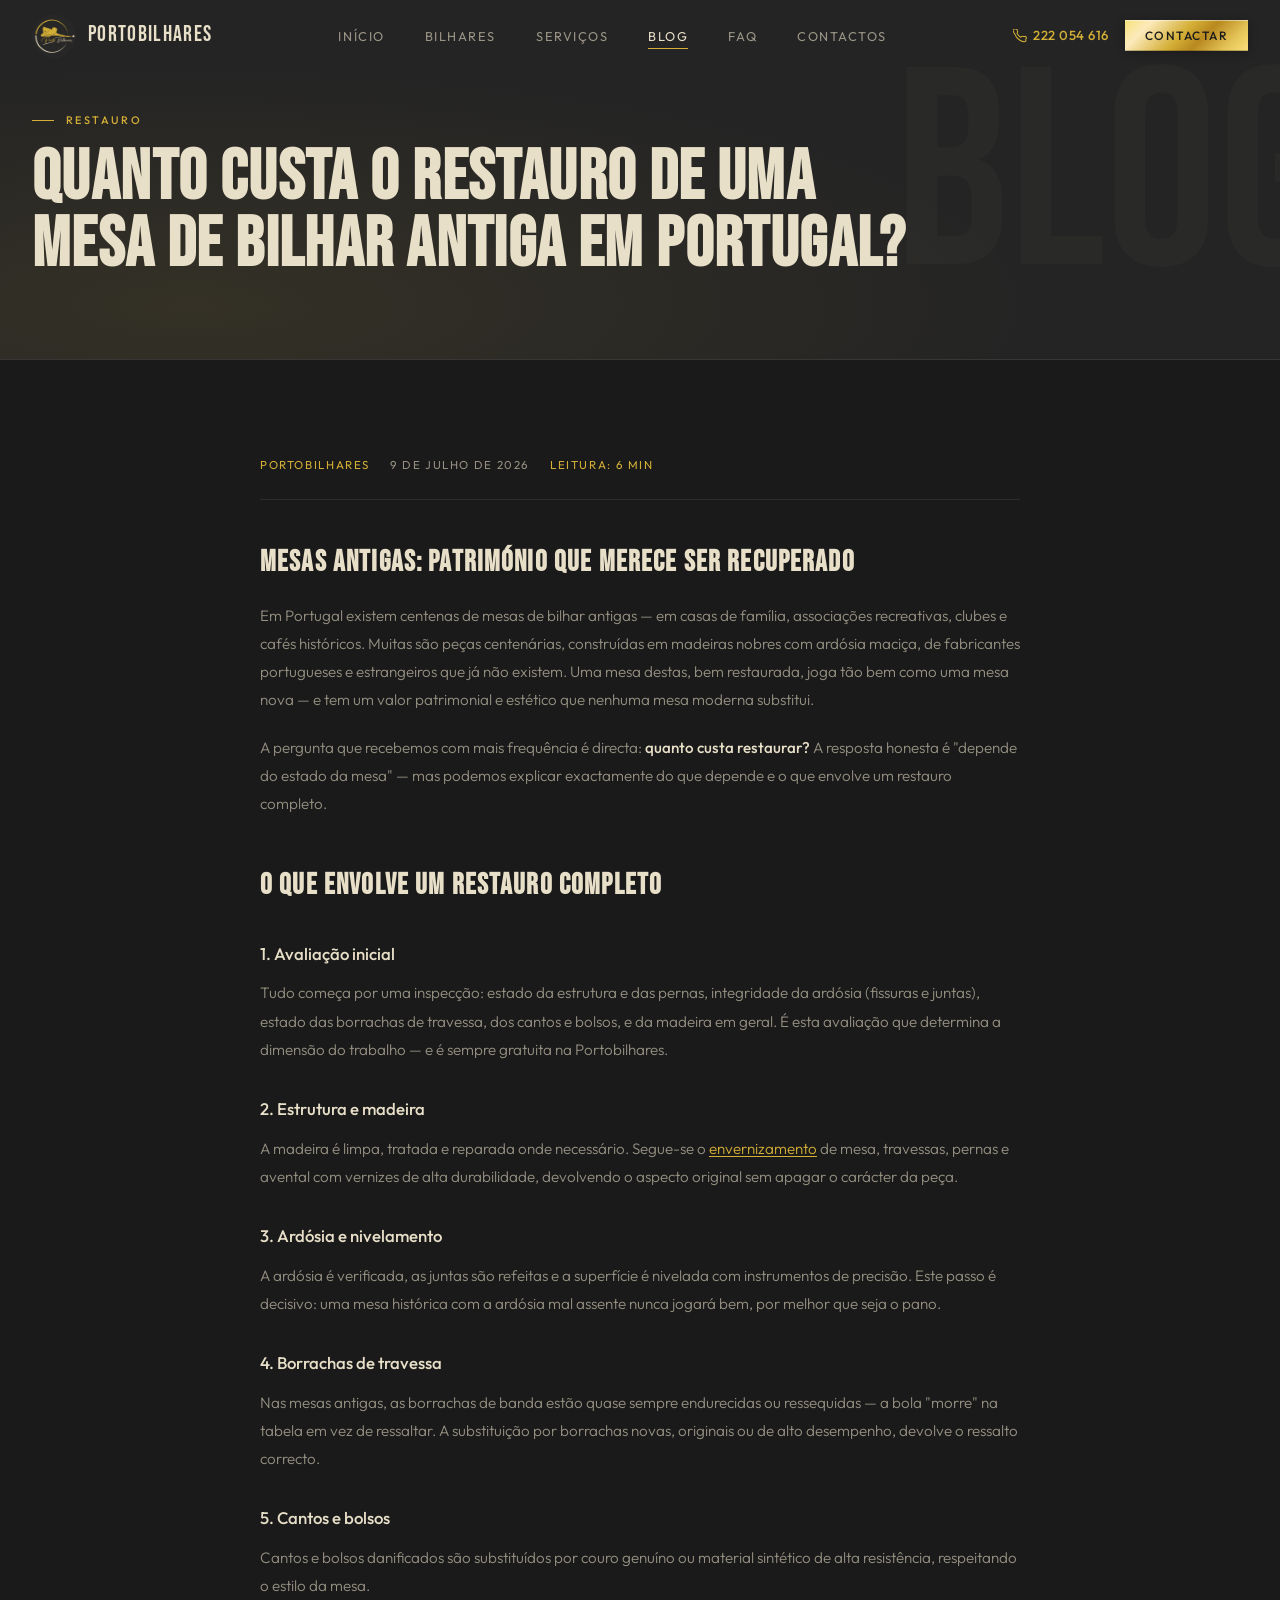
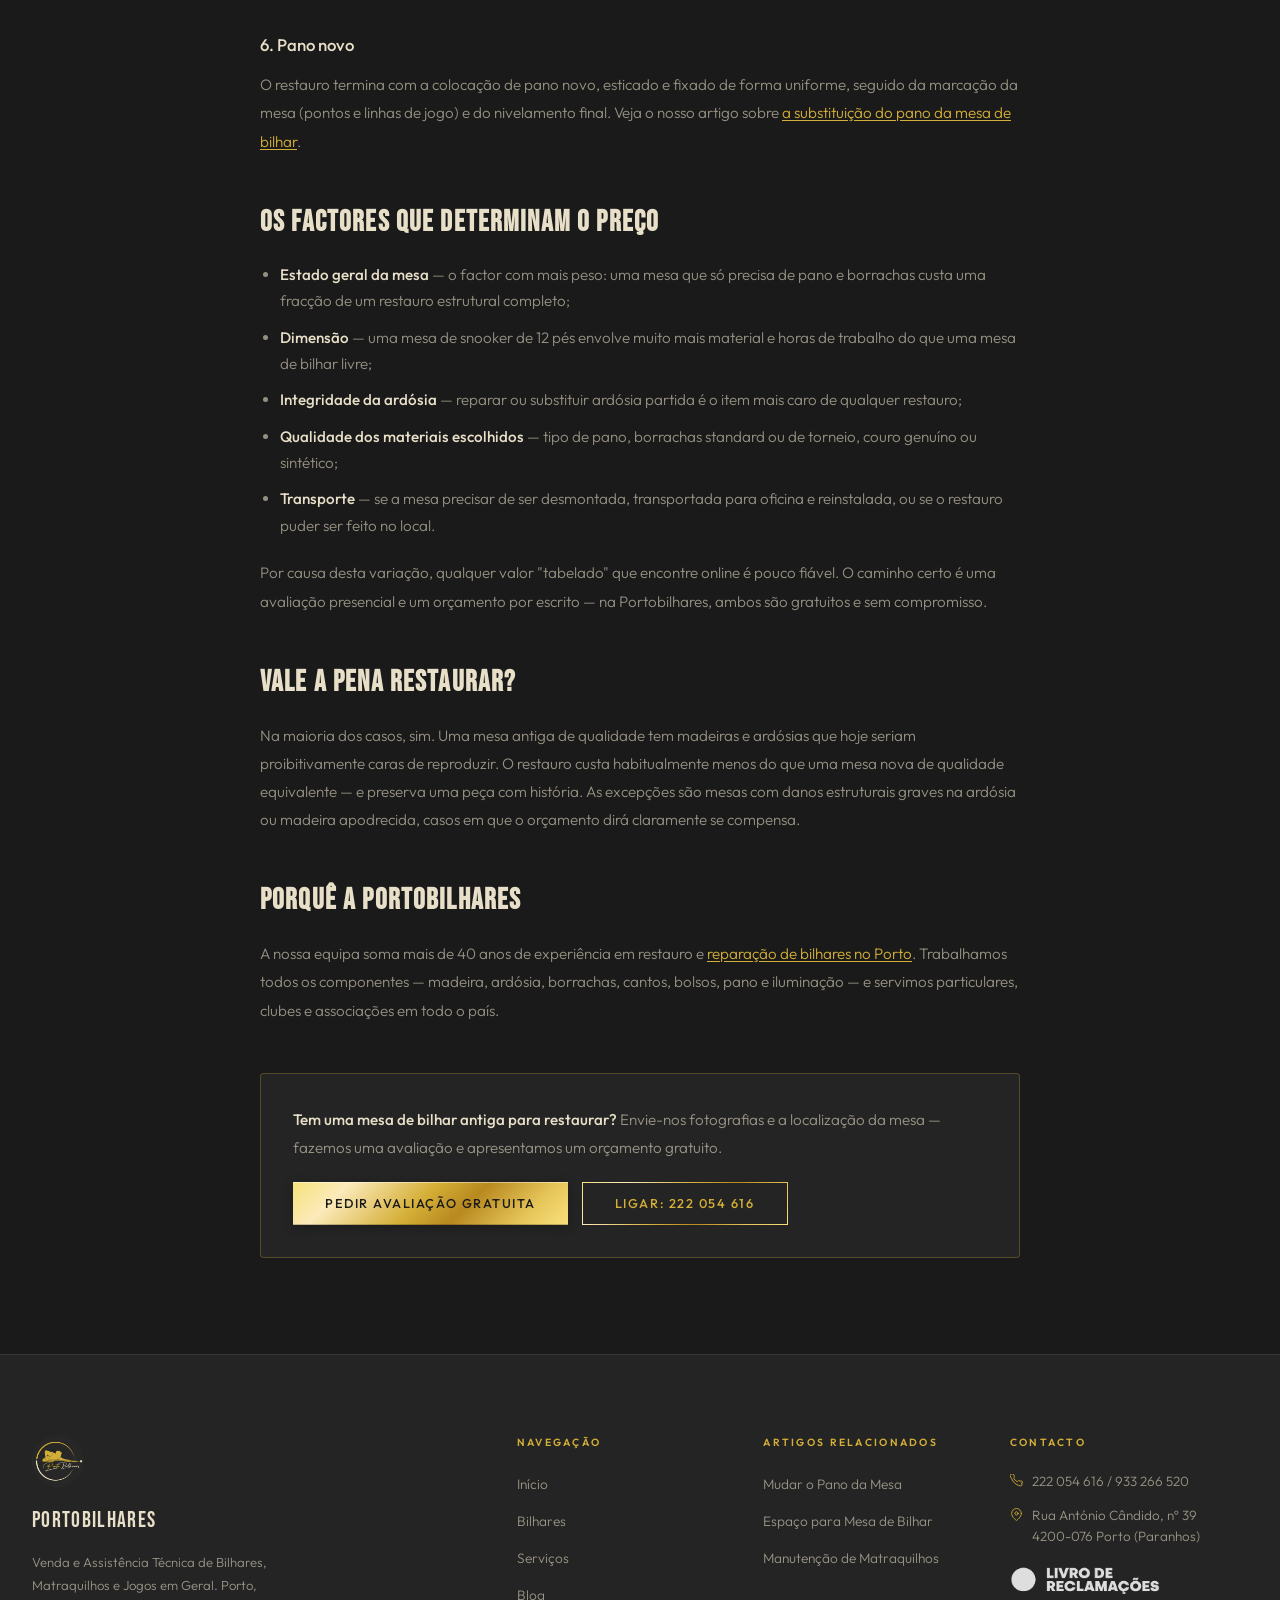
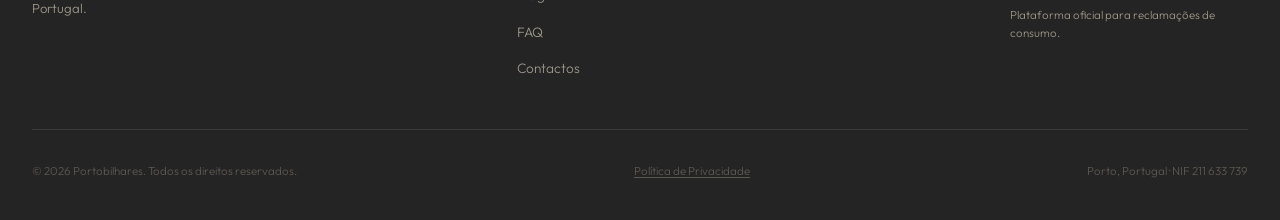
<file: blog-restauro-mesa-bilhar.html>
<!DOCTYPE html>
<html lang="pt">
<head>
  <meta charset="UTF-8">
  <meta name="viewport" content="width=device-width, initial-scale=1.0">
  <meta name="description" content="Quanto custa restaurar uma mesa de bilhar antiga ou centenária em Portugal? O que envolve um restauro completo — madeira, ardósia, borrachas e pano — e os factores que determinam o preço.">
  <meta name="robots" content="index, follow">
  <meta name="referrer" content="strict-origin-when-cross-origin">
  <link rel="canonical" href="https://portobilhares.com/blog-restauro-mesa-bilhar.html">
  <title>Quanto Custa o Restauro de uma Mesa de Bilhar Antiga em Portugal? | Portobilhares</title>

  <!-- Open Graph -->
  <meta property="og:type" content="article">
  <meta property="og:site_name" content="Portobilhares">
  <meta property="og:locale" content="pt_PT">
  <meta property="og:url" content="https://portobilhares.com/blog-restauro-mesa-bilhar.html">
  <meta property="og:title" content="Quanto Custa o Restauro de uma Mesa de Bilhar Antiga em Portugal?">
  <meta property="og:description" content="O que envolve um restauro completo de uma mesa de bilhar antiga — madeira, ardósia, borrachas e pano — e os factores que determinam o preço final.">
  <meta property="og:image" content="https://portobilhares.com/Assets/Produtos/mesa.jpg">

  <!-- Twitter -->
  <meta name="twitter:card" content="summary_large_image">
  <meta name="twitter:title" content="Quanto Custa o Restauro de uma Mesa de Bilhar Antiga em Portugal?">
  <meta name="twitter:description" content="O que envolve um restauro completo de uma mesa de bilhar antiga — madeira, ardósia, borrachas e pano — e os factores que determinam o preço final.">
  <meta name="twitter:image" content="https://portobilhares.com/Assets/Produtos/mesa.jpg">

  <!-- Favicons -->
  <link rel="icon" href="favicon.ico" sizes="48x48">
  <link rel="icon" type="image/png" sizes="96x96" href="Assets/favicon/favicon-96x96.png">
  <link rel="icon" type="image/png" sizes="48x48" href="Assets/favicon/favicon-48x48.png">
  <link rel="icon" type="image/png" sizes="32x32" href="Assets/favicon/favicon-32x32.png">
  <link rel="icon" type="image/png" sizes="16x16" href="Assets/favicon/favicon-16x16.png">
  <link rel="apple-touch-icon" sizes="180x180" href="Assets/favicon/apple-touch-icon.png">
  <link rel="manifest" href="site.webmanifest">
  <meta name="theme-color" content="#d4af37">

  <link rel="preconnect" href="https://fonts.googleapis.com">
  <link rel="preconnect" href="https://fonts.gstatic.com" crossorigin>
  <link href="https://fonts.googleapis.com/css2?family=Bebas+Neue&family=Outfit:wght@300;400;500;600&display=swap" rel="stylesheet">
  <link rel="stylesheet" href="styles.css?v=4">

  <!-- Structured Data: BlogPosting -->
  <script type="application/ld+json">
  {
    "@context": "https://schema.org",
    "@type": "BlogPosting",
    "headline": "Quanto custa o restauro de uma mesa de bilhar antiga em Portugal?",
    "description": "O que envolve um restauro completo de uma mesa de bilhar antiga — madeira, ardósia, borrachas e pano — e os factores que determinam o preço final.",
    "image": "https://portobilhares.com/Assets/Produtos/mesa.jpg",
    "url": "https://portobilhares.com/blog-restauro-mesa-bilhar.html",
    "datePublished": "2026-07-09",
    "dateModified": "2026-07-09",
    "inLanguage": "pt-PT",
    "author": { "@type": "Organization", "name": "Portobilhares", "url": "https://portobilhares.com/" },
    "publisher": {
      "@type": "Organization",
      "name": "Portobilhares",
      "logo": { "@type": "ImageObject", "url": "https://portobilhares.com/Assets/logo.jpg" }
    },
    "mainEntityOfPage": "https://portobilhares.com/blog-restauro-mesa-bilhar.html"
  }
  </script>

  <!-- Structured Data: Breadcrumb -->
  <script type="application/ld+json">
  {
    "@context": "https://schema.org",
    "@type": "BreadcrumbList",
    "itemListElement": [
      { "@type": "ListItem", "position": 1, "name": "Início", "item": "https://portobilhares.com/" },
      { "@type": "ListItem", "position": 2, "name": "Blog", "item": "https://portobilhares.com/blog.html" },
      { "@type": "ListItem", "position": 3, "name": "Restauro de mesa de bilhar antiga", "item": "https://portobilhares.com/blog-restauro-mesa-bilhar.html" }
    ]
  }
  </script>
</head>
<body>

<!-- ── NAVBAR ───────────────────────────────────── -->
<nav class="navbar" id="navbar" role="navigation" aria-label="Navegação principal">
  <div class="nav-inner">
    <a href="index.html" class="nav-logo">
      <img src="Assets/logo.jpg" alt="Portobilhares — logótipo">
      <span class="nav-logo-text">PORTOBILHARES</span>
    </a>
    <ul class="nav-links" role="list">
      <li><a href="index.html">Início</a></li>
      <li><a href="bilhares.html">Bilhares</a></li>
      <li><a href="servicos.html">Serviços</a></li>
      <li><a href="blog.html" class="active">Blog</a></li>
      <li><a href="faq.html">FAQ</a></li>
      <li><a href="contactos.html">Contactos</a></li>
    </ul>
    <div class="nav-right">
      <a href="tel:+351222054616" class="nav-phone">
        <svg viewBox="0 0 24 24" fill="none" stroke="currentColor" stroke-width="1.8" stroke-linecap="round" stroke-linejoin="round" aria-hidden="true"><path d="M22 16.92v3a2 2 0 01-2.18 2 19.79 19.79 0 01-8.63-3.07A19.5 19.5 0 013.09 8.81 19.79 19.79 0 01.02 2.18 2 2 0 012.18 0h3a2 2 0 012 1.72c.127.96.361 1.903.7 2.81a2 2 0 01-.45 2.11L6.91 7.91a16 16 0 006.29 6.29l1.27-1.27a2 2 0 012.11-.45c.907.339 1.85.573 2.81.7A2 2 0 0122 16.92z"/></svg>
        222 054 616
      </a>
      <a href="contactos.html" class="btn btn-primary btn-sm">Contactar</a>
    </div>
    <button class="hamburger" id="hamburger" aria-label="Abrir menu" aria-expanded="false" aria-controls="mobileMenu">
      <span></span><span></span><span></span>
    </button>
  </div>
</nav>

<div class="mobile-menu" id="mobileMenu" role="navigation">
  <a href="index.html">Início</a>
  <a href="bilhares.html">Bilhares</a>
  <a href="servicos.html">Serviços</a>
  <a href="blog.html">Blog</a>
  <a href="faq.html">FAQ</a>
  <a href="contactos.html">Contactos</a>
  <a href="tel:+351222054616" class="mobile-phone">222 054 616</a>
</div>

<!-- ════════════════════════════════════════════════
     PAGE HEADER
════════════════════════════════════════════════ -->
<header class="page-header">
  <div class="page-header-bg" aria-hidden="true">BLOG</div>
  <div class="page-header-inner">
    <p class="section-eyebrow">Restauro</p>
    <h1 class="section-title" style="margin-bottom:1rem; max-width:900px;">Quanto custa o restauro de uma mesa de bilhar antiga em Portugal?</h1>
  </div>
</header>

<!-- ════════════════════════════════════════════════
     ARTICLE
════════════════════════════════════════════════ -->
<section class="section">
  <article class="article-content">
    <div class="article-meta">
      <span>Portobilhares</span>
      <time datetime="2026-07-09">9 de Julho de 2026</time>
      <span>Leitura: 6 min</span>
    </div>

    <h2>Mesas antigas: património que merece ser recuperado</h2>
    <p>Em Portugal existem centenas de mesas de bilhar antigas — em casas de família, associações recreativas, clubes e cafés históricos. Muitas são peças centenárias, construídas em madeiras nobres com ardósia maciça, de fabricantes portugueses e estrangeiros que já não existem. Uma mesa destas, bem restaurada, joga tão bem como uma mesa nova — e tem um valor patrimonial e estético que nenhuma mesa moderna substitui.</p>
    <p>A pergunta que recebemos com mais frequência é directa: <strong>quanto custa restaurar?</strong> A resposta honesta é "depende do estado da mesa" — mas podemos explicar exactamente do que depende e o que envolve um restauro completo.</p>

    <h2>O que envolve um restauro completo</h2>

    <h3>1. Avaliação inicial</h3>
    <p>Tudo começa por uma inspecção: estado da estrutura e das pernas, integridade da ardósia (fissuras e juntas), estado das borrachas de travessa, dos cantos e bolsos, e da madeira em geral. É esta avaliação que determina a dimensão do trabalho — e é sempre gratuita na Portobilhares.</p>

    <h3>2. Estrutura e madeira</h3>
    <p>A madeira é limpa, tratada e reparada onde necessário. Segue-se o <a href="servicos.html">envernizamento</a> de mesa, travessas, pernas e avental com vernizes de alta durabilidade, devolvendo o aspecto original sem apagar o carácter da peça.</p>

    <h3>3. Ardósia e nivelamento</h3>
    <p>A ardósia é verificada, as juntas são refeitas e a superfície é nivelada com instrumentos de precisão. Este passo é decisivo: uma mesa histórica com a ardósia mal assente nunca jogará bem, por melhor que seja o pano.</p>

    <h3>4. Borrachas de travessa</h3>
    <p>Nas mesas antigas, as borrachas de banda estão quase sempre endurecidas ou ressequidas — a bola "morre" na tabela em vez de ressaltar. A substituição por borrachas novas, originais ou de alto desempenho, devolve o ressalto correcto.</p>

    <h3>5. Cantos e bolsos</h3>
    <p>Cantos e bolsos danificados são substituídos por couro genuíno ou material sintético de alta resistência, respeitando o estilo da mesa.</p>

    <h3>6. Pano novo</h3>
    <p>O restauro termina com a colocação de pano novo, esticado e fixado de forma uniforme, seguido da marcação da mesa (pontos e linhas de jogo) e do nivelamento final. Veja o nosso artigo sobre <a href="blog-mudar-pano-mesa-bilhar.html">a substituição do pano da mesa de bilhar</a>.</p>

    <h2>Os factores que determinam o preço</h2>
    <ul>
      <li><strong>Estado geral da mesa</strong> — o factor com mais peso: uma mesa que só precisa de pano e borrachas custa uma fracção de um restauro estrutural completo;</li>
      <li><strong>Dimensão</strong> — uma mesa de snooker de 12 pés envolve muito mais material e horas de trabalho do que uma mesa de bilhar livre;</li>
      <li><strong>Integridade da ardósia</strong> — reparar ou substituir ardósia partida é o item mais caro de qualquer restauro;</li>
      <li><strong>Qualidade dos materiais escolhidos</strong> — tipo de pano, borrachas standard ou de torneio, couro genuíno ou sintético;</li>
      <li><strong>Transporte</strong> — se a mesa precisar de ser desmontada, transportada para oficina e reinstalada, ou se o restauro puder ser feito no local.</li>
    </ul>
    <p>Por causa desta variação, qualquer valor "tabelado" que encontre online é pouco fiável. O caminho certo é uma avaliação presencial e um orçamento por escrito — na Portobilhares, ambos são gratuitos e sem compromisso.</p>

    <h2>Vale a pena restaurar?</h2>
    <p>Na maioria dos casos, sim. Uma mesa antiga de qualidade tem madeiras e ardósias que hoje seriam proibitivamente caras de reproduzir. O restauro custa habitualmente menos do que uma mesa nova de qualidade equivalente — e preserva uma peça com história. As excepções são mesas com danos estruturais graves na ardósia ou madeira apodrecida, casos em que o orçamento dirá claramente se compensa.</p>

    <h2>Porquê a Portobilhares</h2>
    <p>A nossa equipa soma mais de 40 anos de experiência em restauro e <a href="servicos.html">reparação de bilhares no Porto</a>. Trabalhamos todos os componentes — madeira, ardósia, borrachas, cantos, bolsos, pano e iluminação — e servimos particulares, clubes e associações em todo o país.</p>

    <div class="article-cta">
      <p><strong>Tem uma mesa de bilhar antiga para restaurar?</strong> Envie-nos fotografias e a localização da mesa — fazemos uma avaliação e apresentamos um orçamento gratuito.</p>
      <div class="cta-btns" style="justify-content:flex-start;">
        <a href="contactos.html" class="btn btn-primary">Pedir Avaliação Gratuita</a>
        <a href="tel:+351222054616" class="btn btn-outline">Ligar: 222 054 616</a>
      </div>
    </div>
  </article>
</section>

<!-- ════════════════════════════════════════════════
     FOOTER
════════════════════════════════════════════════ -->
<footer>
  <div class="footer-inner">
    <div class="footer-grid">
      <div>
        <img src="Assets/logo.jpg" alt="Portobilhares" class="footer-logo" width="1600" height="1600" loading="lazy" decoding="async">
        <div class="footer-brand-name">PORTOBILHARES</div>
        <p class="footer-tagline">Venda e Assistência Técnica de Bilhares, Matraquilhos e Jogos em Geral. Porto, Portugal.</p>
      </div>
      <div>
        <div class="footer-col-title">Navegação</div>
        <ul class="footer-links" role="list">
          <li><a href="index.html">Início</a></li>
          <li><a href="bilhares.html">Bilhares</a></li>
          <li><a href="servicos.html">Serviços</a></li>
          <li><a href="blog.html">Blog</a></li>
          <li><a href="faq.html">FAQ</a></li>
          <li><a href="contactos.html">Contactos</a></li>
        </ul>
      </div>
      <div>
        <div class="footer-col-title">Artigos Relacionados</div>
        <ul class="footer-links" role="list">
          <li><a href="blog-mudar-pano-mesa-bilhar.html">Mudar o Pano da Mesa</a></li>
          <li><a href="blog-espaco-mesa-bilhar.html">Espaço para Mesa de Bilhar</a></li>
          <li><a href="blog-manutencao-matraquilhos.html">Manutenção de Matraquilhos</a></li>
        </ul>
      </div>
      <div>
        <div class="footer-col-title">Contacto</div>
        <div class="footer-contact-row">
          <svg viewBox="0 0 24 24" fill="none" stroke="currentColor" stroke-width="1.6" stroke-linecap="round" stroke-linejoin="round" aria-hidden="true"><path d="M22 16.92v3a2 2 0 01-2.18 2 19.79 19.79 0 01-8.63-3.07A19.5 19.5 0 013.09 8.81 19.79 19.79 0 01.02 2.18 2 2 0 012.18 0h3a2 2 0 012 1.72c.127.96.361 1.903.7 2.81a2 2 0 01-.45 2.11L6.91 7.91a16 16 0 006.29 6.29l1.27-1.27a2 2 0 012.11-.45c.907.339 1.85.573 2.81.7A2 2 0 0122 16.92z"/></svg>
          <span><a href="tel:+351222054616">222 054 616</a> / <a href="tel:+351933266520">933 266 520</a></span>
        </div>
        <div class="footer-contact-row">
          <svg viewBox="0 0 24 24" fill="none" stroke="currentColor" stroke-width="1.6" stroke-linecap="round" stroke-linejoin="round" aria-hidden="true"><path d="M21 10c0 7-9 13-9 13s-9-6-9-13a9 9 0 0118 0z"/><circle cx="12" cy="10" r="3"/></svg>
          <span>Rua António Cândido, nº 39<br>4200-076 Porto (Paranhos)</span>
        </div>
        <div class="footer-contact-row footer-lr">
          <a href="https://www.livroreclamacoes.pt/" target="_blank" rel="noopener noreferrer">
            <img src="Assets/livro-reclamacoes.webp" alt="Livro de Reclamações" width="204" height="46" loading="lazy" decoding="async">
          </a>
          <span>Plataforma oficial para reclamações de consumo.</span>
        </div>
      </div>
    </div>
    <div class="footer-bottom">
      <span>&copy; 2026 Portobilhares. Todos os direitos reservados.</span>
      <a href="politica-privacidade.html">Política de Privacidade</a>
      <span>Porto, Portugal · NIF 211 633 739</span>
    </div>
  </div>
</footer>

<script src="main.js?v=2"></script>
</body>
</html>
</file>
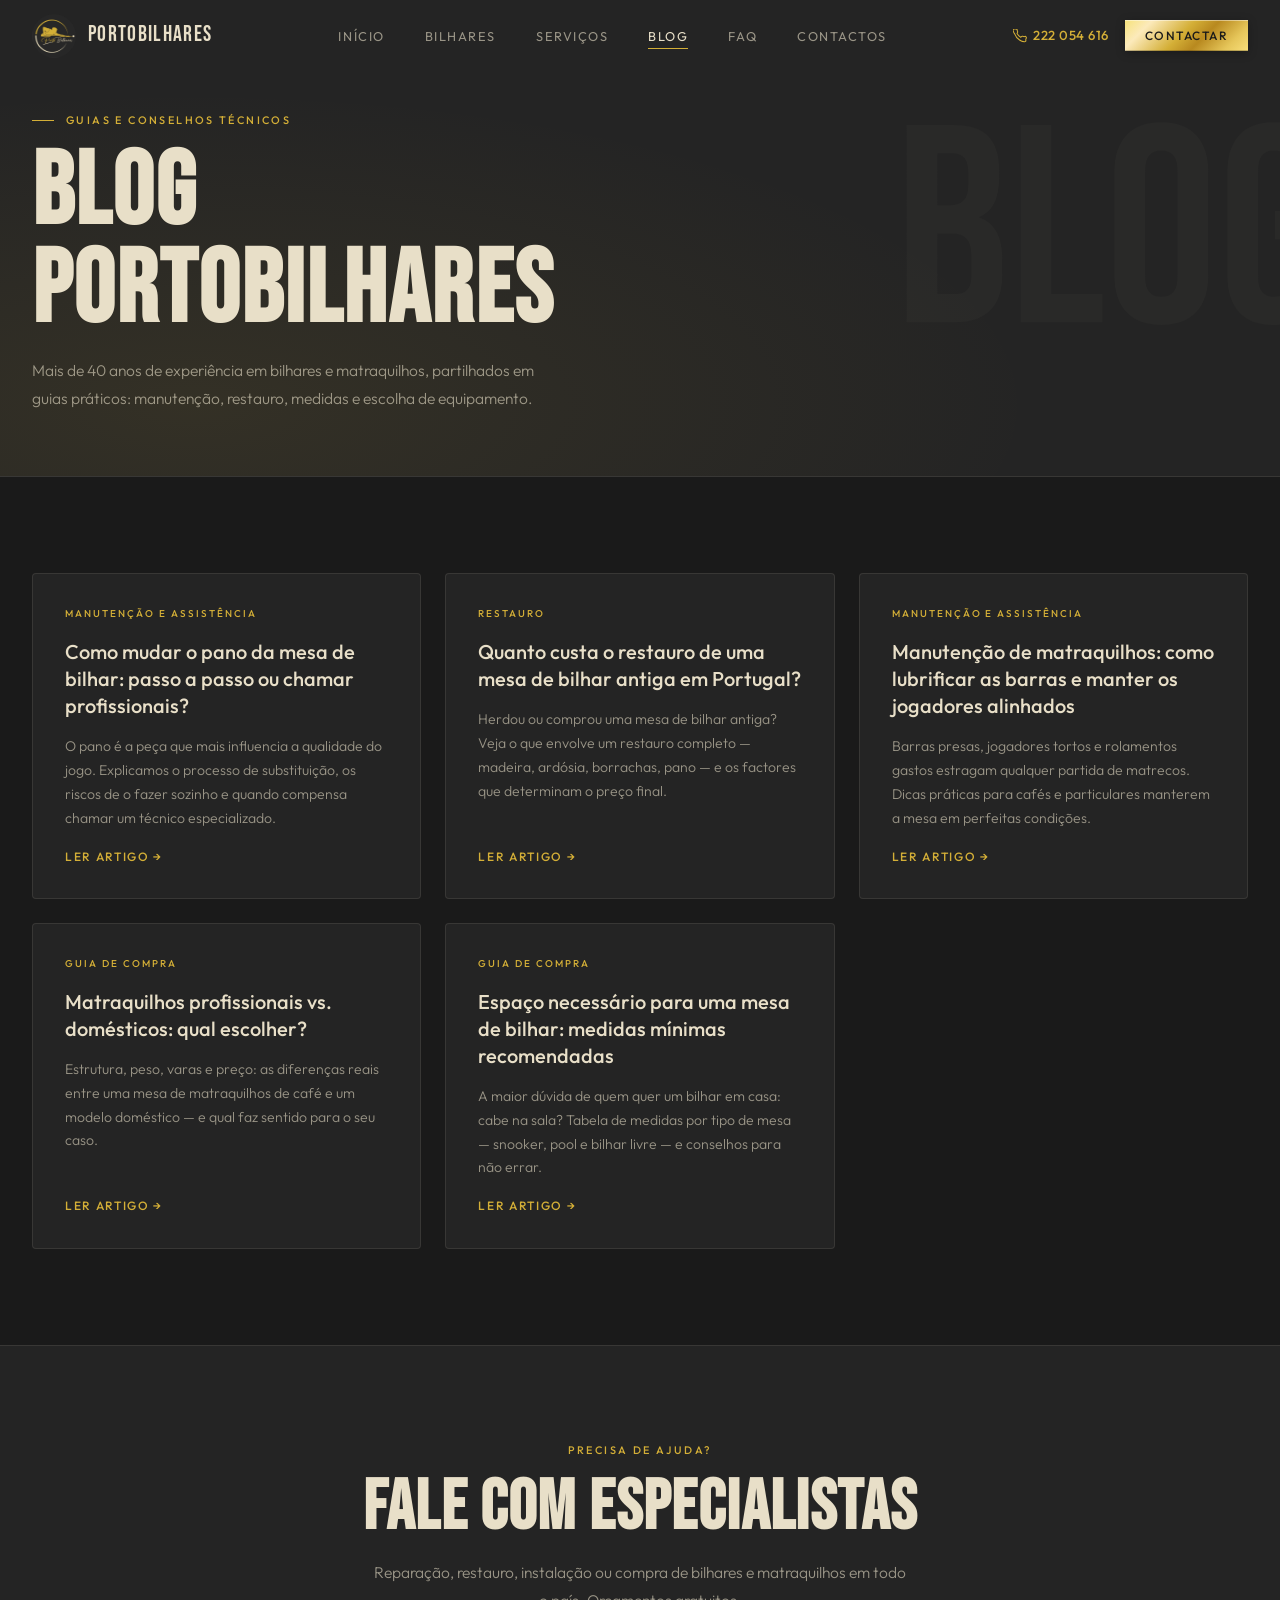
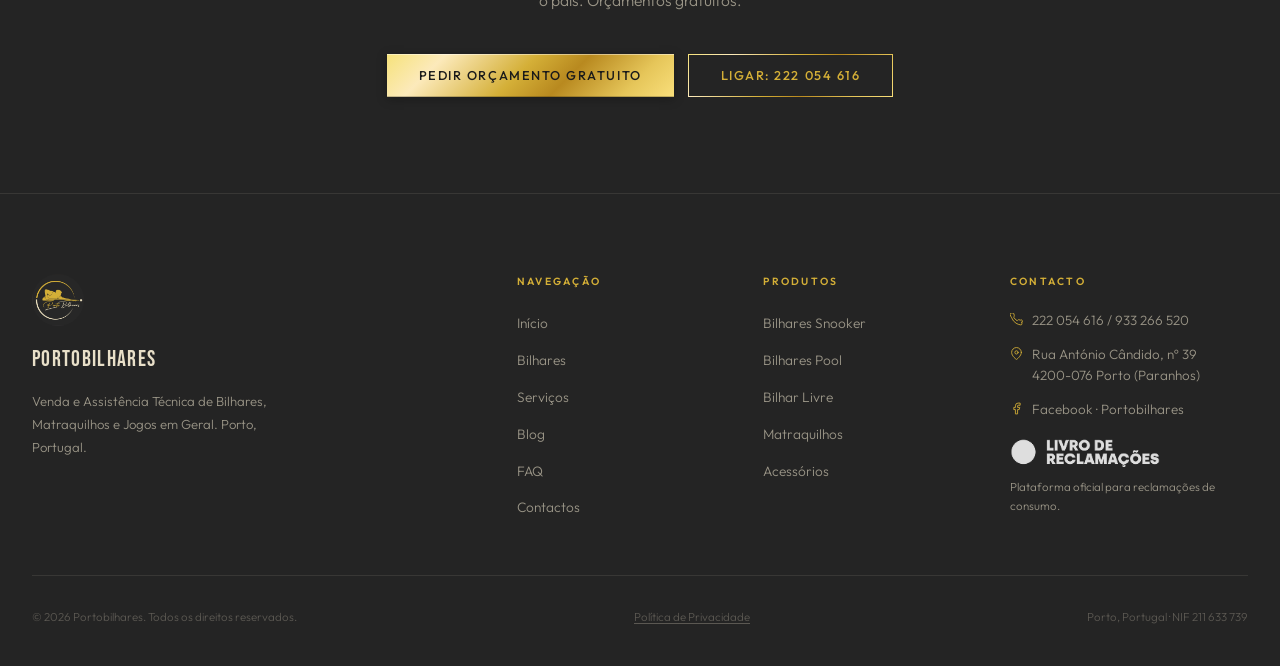
<file: blog.html>
<!DOCTYPE html>
<html lang="pt">
<head>
  <meta charset="UTF-8">
  <meta name="viewport" content="width=device-width, initial-scale=1.0">
  <meta name="description" content="Guias e conselhos técnicos sobre bilhares e matraquilhos: manutenção, restauro, substituição de pano, medidas de sala e escolha de equipamento. Pela Portobilhares, Porto.">
  <meta name="robots" content="index, follow">
  <meta name="referrer" content="strict-origin-when-cross-origin">
  <link rel="canonical" href="https://portobilhares.com/blog.html">
  <title>Blog — Guias sobre Bilhares e Matraquilhos | Portobilhares</title>

  <!-- Open Graph -->
  <meta property="og:type" content="website">
  <meta property="og:site_name" content="Portobilhares">
  <meta property="og:locale" content="pt_PT">
  <meta property="og:url" content="https://portobilhares.com/blog.html">
  <meta property="og:title" content="Blog — Guias sobre Bilhares e Matraquilhos | Portobilhares">
  <meta property="og:description" content="Guias e conselhos técnicos sobre bilhares e matraquilhos: manutenção, restauro, substituição de pano, medidas de sala e escolha de equipamento. Pela Portobilhares, Porto.">
  <meta property="og:image" content="https://portobilhares.com/Assets/logo.jpg">
  <meta property="og:image:width" content="1600">
  <meta property="og:image:height" content="1600">

  <!-- Twitter -->
  <meta name="twitter:card" content="summary_large_image">
  <meta name="twitter:title" content="Blog — Guias sobre Bilhares e Matraquilhos | Portobilhares">
  <meta name="twitter:description" content="Guias e conselhos técnicos sobre bilhares e matraquilhos: manutenção, restauro, substituição de pano, medidas de sala e escolha de equipamento. Pela Portobilhares, Porto.">
  <meta name="twitter:image" content="https://portobilhares.com/Assets/logo.jpg">

  <!-- Favicons -->
  <link rel="icon" href="favicon.ico" sizes="48x48">
  <link rel="icon" type="image/png" sizes="96x96" href="Assets/favicon/favicon-96x96.png">
  <link rel="icon" type="image/png" sizes="48x48" href="Assets/favicon/favicon-48x48.png">
  <link rel="icon" type="image/png" sizes="32x32" href="Assets/favicon/favicon-32x32.png">
  <link rel="icon" type="image/png" sizes="16x16" href="Assets/favicon/favicon-16x16.png">
  <link rel="apple-touch-icon" sizes="180x180" href="Assets/favicon/apple-touch-icon.png">
  <link rel="manifest" href="site.webmanifest">
  <meta name="theme-color" content="#d4af37">

  <link rel="preconnect" href="https://fonts.googleapis.com">
  <link rel="preconnect" href="https://fonts.gstatic.com" crossorigin>
  <link href="https://fonts.googleapis.com/css2?family=Bebas+Neue&family=Outfit:wght@300;400;500;600&display=swap" rel="stylesheet">
  <link rel="stylesheet" href="styles.css?v=4">

  <!-- Structured Data: Blog -->
  <script type="application/ld+json">
  {
    "@context": "https://schema.org",
    "@type": "Blog",
    "name": "Blog Portobilhares",
    "description": "Guias e conselhos técnicos sobre bilhares e matraquilhos: manutenção, restauro, substituição de pano, medidas de sala e escolha de equipamento.",
    "url": "https://portobilhares.com/blog.html",
    "inLanguage": "pt-PT",
    "publisher": {
      "@type": "Organization",
      "name": "Portobilhares",
      "logo": { "@type": "ImageObject", "url": "https://portobilhares.com/Assets/logo.jpg" }
    },
    "blogPost": [
      {
        "@type": "BlogPosting",
        "headline": "Como mudar o pano da mesa de bilhar: passo a passo ou chamar profissionais?",
        "url": "https://portobilhares.com/blog-mudar-pano-mesa-bilhar.html",
        "datePublished": "2026-07-09"
      },
      {
        "@type": "BlogPosting",
        "headline": "Quanto custa o restauro de uma mesa de bilhar antiga em Portugal?",
        "url": "https://portobilhares.com/blog-restauro-mesa-bilhar.html",
        "datePublished": "2026-07-09"
      },
      {
        "@type": "BlogPosting",
        "headline": "Manutenção de matraquilhos: como lubrificar as barras e manter os jogadores alinhados",
        "url": "https://portobilhares.com/blog-manutencao-matraquilhos.html",
        "datePublished": "2026-07-09"
      },
      {
        "@type": "BlogPosting",
        "headline": "Matraquilhos profissionais vs. domésticos: qual escolher?",
        "url": "https://portobilhares.com/blog-matraquilhos-profissionais-vs-domesticos.html",
        "datePublished": "2026-07-09"
      },
      {
        "@type": "BlogPosting",
        "headline": "Espaço necessário para uma mesa de bilhar: medidas mínimas recomendadas",
        "url": "https://portobilhares.com/blog-espaco-mesa-bilhar.html",
        "datePublished": "2026-07-09"
      }
    ]
  }
  </script>

  <!-- Structured Data: Breadcrumb -->
  <script type="application/ld+json">
  {
    "@context": "https://schema.org",
    "@type": "BreadcrumbList",
    "itemListElement": [
      { "@type": "ListItem", "position": 1, "name": "Início", "item": "https://portobilhares.com/" },
      { "@type": "ListItem", "position": 2, "name": "Blog", "item": "https://portobilhares.com/blog.html" }
    ]
  }
  </script>
</head>
<body>

<!-- ── NAVBAR ───────────────────────────────────── -->
<nav class="navbar" id="navbar" role="navigation" aria-label="Navegação principal">
  <div class="nav-inner">
    <a href="index.html" class="nav-logo">
      <img src="Assets/logo.jpg" alt="Portobilhares — logótipo">
      <span class="nav-logo-text">PORTOBILHARES</span>
    </a>
    <ul class="nav-links" role="list">
      <li><a href="index.html">Início</a></li>
      <li><a href="bilhares.html">Bilhares</a></li>
      <li><a href="servicos.html">Serviços</a></li>
      <li><a href="blog.html" class="active">Blog</a></li>
      <li><a href="faq.html">FAQ</a></li>
      <li><a href="contactos.html">Contactos</a></li>
    </ul>
    <div class="nav-right">
      <a href="tel:+351222054616" class="nav-phone">
        <svg viewBox="0 0 24 24" fill="none" stroke="currentColor" stroke-width="1.8" stroke-linecap="round" stroke-linejoin="round" aria-hidden="true"><path d="M22 16.92v3a2 2 0 01-2.18 2 19.79 19.79 0 01-8.63-3.07A19.5 19.5 0 013.09 8.81 19.79 19.79 0 01.02 2.18 2 2 0 012.18 0h3a2 2 0 012 1.72c.127.96.361 1.903.7 2.81a2 2 0 01-.45 2.11L6.91 7.91a16 16 0 006.29 6.29l1.27-1.27a2 2 0 012.11-.45c.907.339 1.85.573 2.81.7A2 2 0 0122 16.92z"/></svg>
        222 054 616
      </a>
      <a href="contactos.html" class="btn btn-primary btn-sm">Contactar</a>
    </div>
    <button class="hamburger" id="hamburger" aria-label="Abrir menu" aria-expanded="false" aria-controls="mobileMenu">
      <span></span><span></span><span></span>
    </button>
  </div>
</nav>

<div class="mobile-menu" id="mobileMenu" role="navigation">
  <a href="index.html">Início</a>
  <a href="bilhares.html">Bilhares</a>
  <a href="servicos.html">Serviços</a>
  <a href="blog.html">Blog</a>
  <a href="faq.html">FAQ</a>
  <a href="contactos.html">Contactos</a>
  <a href="tel:+351222054616" class="mobile-phone">222 054 616</a>
</div>

<!-- ════════════════════════════════════════════════
     PAGE HEADER
════════════════════════════════════════════════ -->
<header class="page-header">
  <div class="page-header-bg" aria-hidden="true">BLOG</div>
  <div class="page-header-inner">
    <p class="section-eyebrow">Guias e Conselhos Técnicos</p>
    <h1 class="section-title xl" style="margin-bottom:1rem;">Blog<br>Portobilhares</h1>
    <p class="section-body">Mais de 40 anos de experiência em bilhares e matraquilhos, partilhados em guias práticos: manutenção, restauro, medidas e escolha de equipamento.</p>
  </div>
</header>

<!-- ════════════════════════════════════════════════
     ARTICLES
════════════════════════════════════════════════ -->
<section class="section">
  <div class="section-inner">
    <div class="blog-grid">

      <a href="blog-mudar-pano-mesa-bilhar.html" class="blog-card reveal">
        <span class="blog-card-tag">Manutenção e Assistência</span>
        <span class="blog-card-title">Como mudar o pano da mesa de bilhar: passo a passo ou chamar profissionais?</span>
        <span class="blog-card-excerpt">O pano é a peça que mais influencia a qualidade do jogo. Explicamos o processo de substituição, os riscos de o fazer sozinho e quando compensa chamar um técnico especializado.</span>
        <span class="blog-card-link">Ler artigo →</span>
      </a>

      <a href="blog-restauro-mesa-bilhar.html" class="blog-card reveal">
        <span class="blog-card-tag">Restauro</span>
        <span class="blog-card-title">Quanto custa o restauro de uma mesa de bilhar antiga em Portugal?</span>
        <span class="blog-card-excerpt">Herdou ou comprou uma mesa de bilhar antiga? Veja o que envolve um restauro completo — madeira, ardósia, borrachas, pano — e os factores que determinam o preço final.</span>
        <span class="blog-card-link">Ler artigo →</span>
      </a>

      <a href="blog-manutencao-matraquilhos.html" class="blog-card reveal">
        <span class="blog-card-tag">Manutenção e Assistência</span>
        <span class="blog-card-title">Manutenção de matraquilhos: como lubrificar as barras e manter os jogadores alinhados</span>
        <span class="blog-card-excerpt">Barras presas, jogadores tortos e rolamentos gastos estragam qualquer partida de matrecos. Dicas práticas para cafés e particulares manterem a mesa em perfeitas condições.</span>
        <span class="blog-card-link">Ler artigo →</span>
      </a>

      <a href="blog-matraquilhos-profissionais-vs-domesticos.html" class="blog-card reveal">
        <span class="blog-card-tag">Guia de Compra</span>
        <span class="blog-card-title">Matraquilhos profissionais vs. domésticos: qual escolher?</span>
        <span class="blog-card-excerpt">Estrutura, peso, varas e preço: as diferenças reais entre uma mesa de matraquilhos de café e um modelo doméstico — e qual faz sentido para o seu caso.</span>
        <span class="blog-card-link">Ler artigo →</span>
      </a>

      <a href="blog-espaco-mesa-bilhar.html" class="blog-card reveal">
        <span class="blog-card-tag">Guia de Compra</span>
        <span class="blog-card-title">Espaço necessário para uma mesa de bilhar: medidas mínimas recomendadas</span>
        <span class="blog-card-excerpt">A maior dúvida de quem quer um bilhar em casa: cabe na sala? Tabela de medidas por tipo de mesa — snooker, pool e bilhar livre — e conselhos para não errar.</span>
        <span class="blog-card-link">Ler artigo →</span>
      </a>

    </div>
  </div>
</section>

<!-- ════════════════════════════════════════════════
     CTA STRIP
════════════════════════════════════════════════ -->
<section class="section cta-section" style="background:var(--charcoal); border-top:1px solid var(--border);">
  <div class="section-inner reveal">
    <p class="section-eyebrow">Precisa de ajuda?</p>
    <h2 class="section-title">Fale com especialistas</h2>
    <p class="section-body">Reparação, restauro, instalação ou compra de bilhares e matraquilhos em todo o país. Orçamentos gratuitos.</p>
    <div class="cta-btns" style="margin-top:2.5rem;">
      <a href="contactos.html" class="btn btn-primary">Pedir Orçamento Gratuito</a>
      <a href="tel:+351222054616" class="btn btn-outline">Ligar: 222 054 616</a>
    </div>
  </div>
</section>

<!-- ════════════════════════════════════════════════
     FOOTER
════════════════════════════════════════════════ -->
<footer>
  <div class="footer-inner">
    <div class="footer-grid">
      <div>
        <img src="Assets/logo.jpg" alt="Portobilhares" class="footer-logo" width="1600" height="1600" loading="lazy" decoding="async">
        <div class="footer-brand-name">PORTOBILHARES</div>
        <p class="footer-tagline">Venda e Assistência Técnica de Bilhares, Matraquilhos e Jogos em Geral. Porto, Portugal.</p>
      </div>
      <div>
        <div class="footer-col-title">Navegação</div>
        <ul class="footer-links" role="list">
          <li><a href="index.html">Início</a></li>
          <li><a href="bilhares.html">Bilhares</a></li>
          <li><a href="servicos.html">Serviços</a></li>
          <li><a href="blog.html">Blog</a></li>
          <li><a href="faq.html">FAQ</a></li>
          <li><a href="contactos.html">Contactos</a></li>
        </ul>
      </div>
      <div>
        <div class="footer-col-title">Produtos</div>
        <ul class="footer-links" role="list">
          <li><a href="bilhares.html">Bilhares Snooker</a></li>
          <li><a href="bilhares.html">Bilhares Pool</a></li>
          <li><a href="bilhares.html">Bilhar Livre</a></li>
          <li><a href="bilhares.html">Matraquilhos</a></li>
          <li><a href="bilhares.html">Acessórios</a></li>
        </ul>
      </div>
      <div>
        <div class="footer-col-title">Contacto</div>
        <div class="footer-contact-row">
          <svg viewBox="0 0 24 24" fill="none" stroke="currentColor" stroke-width="1.6" stroke-linecap="round" stroke-linejoin="round" aria-hidden="true"><path d="M22 16.92v3a2 2 0 01-2.18 2 19.79 19.79 0 01-8.63-3.07A19.5 19.5 0 013.09 8.81 19.79 19.79 0 01.02 2.18 2 2 0 012.18 0h3a2 2 0 012 1.72c.127.96.361 1.903.7 2.81a2 2 0 01-.45 2.11L6.91 7.91a16 16 0 006.29 6.29l1.27-1.27a2 2 0 012.11-.45c.907.339 1.85.573 2.81.7A2 2 0 0122 16.92z"/></svg>
          <span><a href="tel:+351222054616">222 054 616</a> / <a href="tel:+351933266520">933 266 520</a></span>
        </div>
        <div class="footer-contact-row">
          <svg viewBox="0 0 24 24" fill="none" stroke="currentColor" stroke-width="1.6" stroke-linecap="round" stroke-linejoin="round" aria-hidden="true"><path d="M21 10c0 7-9 13-9 13s-9-6-9-13a9 9 0 0118 0z"/><circle cx="12" cy="10" r="3"/></svg>
          <span>Rua António Cândido, nº 39<br>4200-076 Porto (Paranhos)</span>
        </div>
        <div class="footer-contact-row">
          <svg viewBox="0 0 24 24" fill="none" stroke="currentColor" stroke-width="1.6" stroke-linecap="round" stroke-linejoin="round" aria-hidden="true"><path d="M18 2h-3a5 5 0 00-5 5v3H7v4h3v8h4v-8h3l1-4h-4V7a1 1 0 011-1h3z"/></svg>
          <a href="https://www.facebook.com/p/Portobilhares-100063835844620/" target="_blank" rel="noopener noreferrer">Facebook · Portobilhares</a>
        </div>
        <div class="footer-contact-row footer-lr">
          <a href="https://www.livroreclamacoes.pt/" target="_blank" rel="noopener noreferrer">
            <img src="Assets/livro-reclamacoes.webp" alt="Livro de Reclamações" width="204" height="46" loading="lazy" decoding="async">
          </a>
          <span>Plataforma oficial para reclamações de consumo.</span>
        </div>
      </div>
    </div>
    <div class="footer-bottom">
      <span>&copy; 2026 Portobilhares. Todos os direitos reservados.</span>
      <a href="politica-privacidade.html">Política de Privacidade</a>
      <span>Porto, Portugal · NIF 211 633 739</span>
    </div>
  </div>
</footer>

<script src="main.js?v=2"></script>
</body>
</html>
</file>
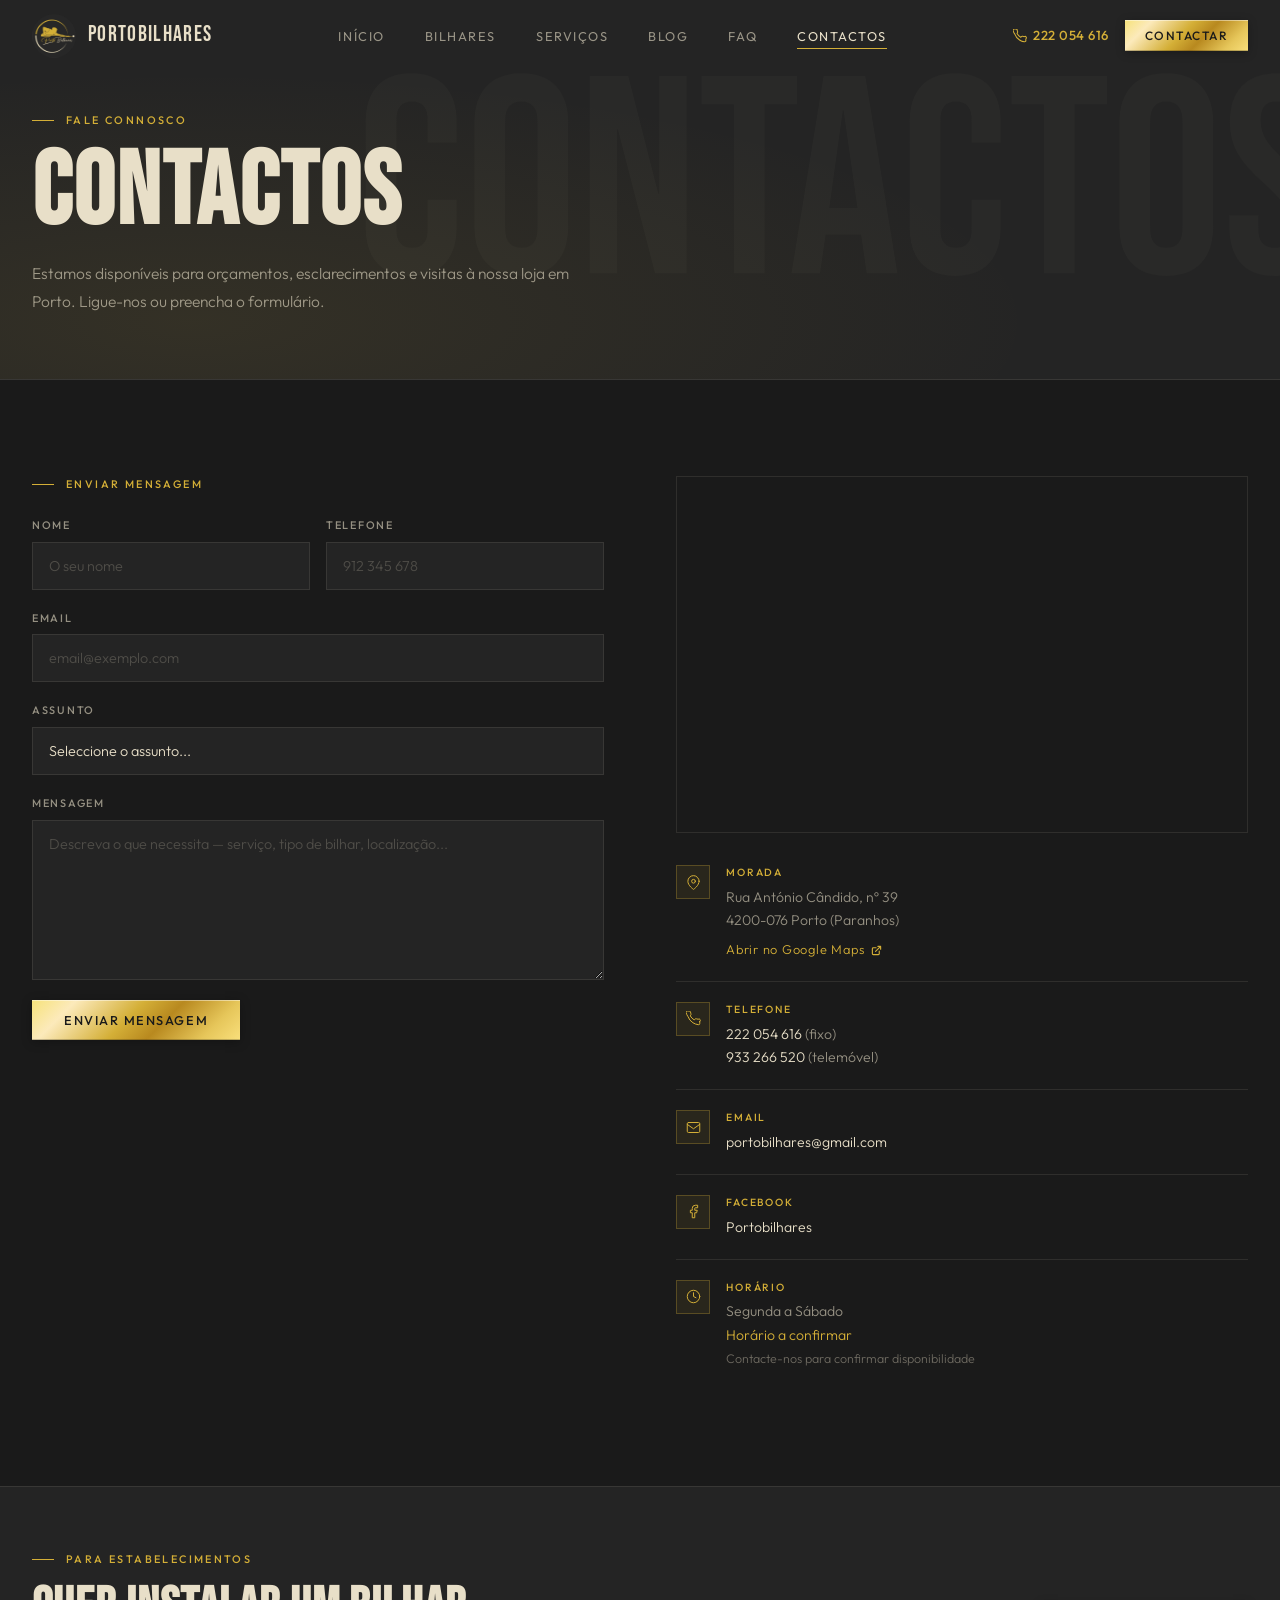
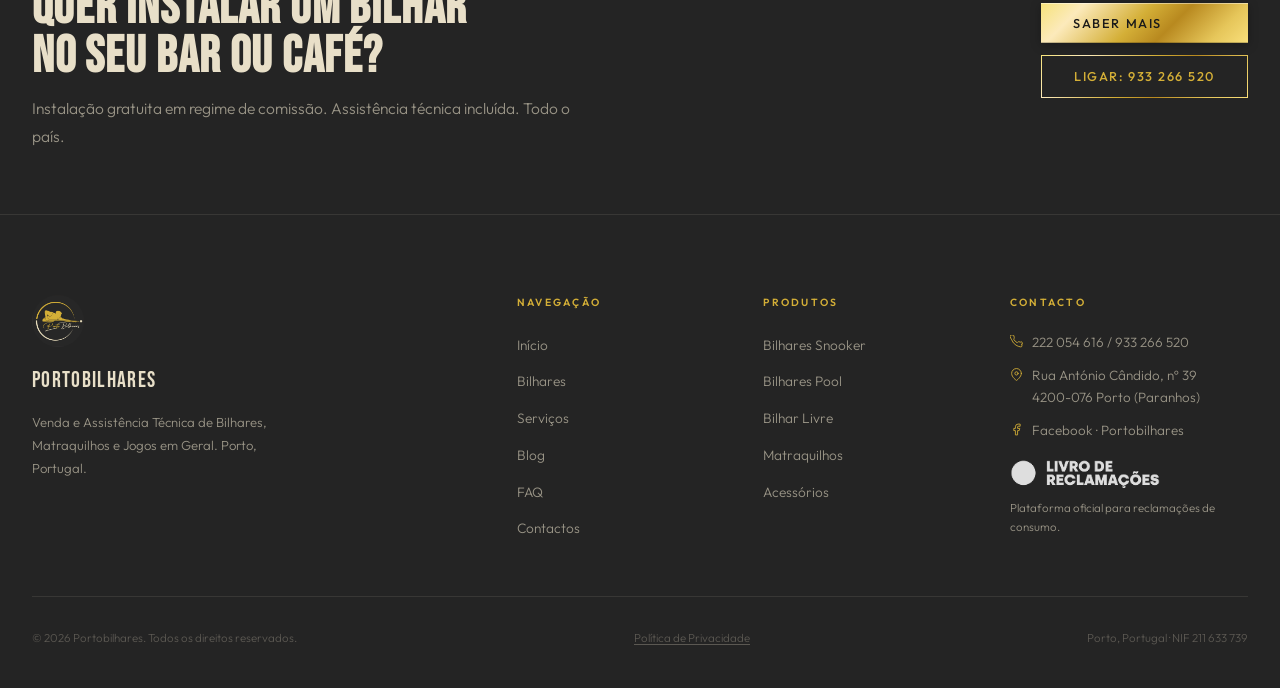
<file: contactos.html>
<!DOCTYPE html>
<html lang="pt">
<head>
  <meta charset="UTF-8">
  <meta name="viewport" content="width=device-width, initial-scale=1.0">
  <meta name="description" content="Contacte a Portobilhares — bilhares e matraquilhos (matrecos) no Porto. Rua António Cândido, nº 39, 4200-076 Porto. Tel: 222 054 616 / 933 266 520.">
  <meta name="robots" content="index, follow">
  <meta name="referrer" content="strict-origin-when-cross-origin">
  <link rel="canonical" href="https://portobilhares.com/contactos.html">
  <title>Contactos — Bilhares no Porto | Portobilhares</title>

  <!-- Open Graph -->
  <meta property="og:type" content="website">
  <meta property="og:site_name" content="Portobilhares">
  <meta property="og:locale" content="pt_PT">
  <meta property="og:url" content="https://portobilhares.com/contactos.html">
  <meta property="og:title" content="Contactos — Bilhares no Porto | Portobilhares">
  <meta property="og:description" content="Contacte a Portobilhares — bilhares e matraquilhos (matrecos) no Porto. Rua António Cândido, nº 39, 4200-076 Porto. Tel: 222 054 616 / 933 266 520.">
  <meta property="og:image" content="https://portobilhares.com/Assets/logo.jpg">
  <meta property="og:image:width" content="1600">
  <meta property="og:image:height" content="1600">

  <!-- Twitter -->
  <meta name="twitter:card" content="summary_large_image">
  <meta name="twitter:title" content="Contactos — Bilhares no Porto | Portobilhares">
  <meta name="twitter:description" content="Contacte a Portobilhares — bilhares e matraquilhos (matrecos) no Porto. Rua António Cândido, nº 39, 4200-076 Porto. Tel: 222 054 616 / 933 266 520.">
  <meta name="twitter:image" content="https://portobilhares.com/Assets/logo.jpg">

  <!-- Favicons -->
  <link rel="icon" href="favicon.ico" sizes="48x48">
  <link rel="icon" type="image/png" sizes="96x96" href="Assets/favicon/favicon-96x96.png">
  <link rel="icon" type="image/png" sizes="48x48" href="Assets/favicon/favicon-48x48.png">
  <link rel="icon" type="image/png" sizes="32x32" href="Assets/favicon/favicon-32x32.png">
  <link rel="icon" type="image/png" sizes="16x16" href="Assets/favicon/favicon-16x16.png">
  <link rel="apple-touch-icon" sizes="180x180" href="Assets/favicon/apple-touch-icon.png">
  <link rel="manifest" href="site.webmanifest">
  <meta name="theme-color" content="#d4af37">

  <link rel="preconnect" href="https://fonts.googleapis.com">
  <link rel="preconnect" href="https://fonts.gstatic.com" crossorigin>
  <link href="https://fonts.googleapis.com/css2?family=Bebas+Neue&family=Outfit:wght@300;400;500;600&display=swap" rel="stylesheet">
  <link rel="stylesheet" href="styles.css?v=4">

  <!-- Structured Data: ContactPage -->
  <script type="application/ld+json">
  {
    "@context": "https://schema.org",
    "@type": "ContactPage",
    "name": "Contactos — Portobilhares",
    "url": "https://portobilhares.com/contactos.html",
    "inLanguage": "pt-PT",
    "mainEntity": {
      "@type": "SportingGoodsStore",
      "name": "Portobilhares",
      "image": "https://portobilhares.com/Assets/logo.jpg",
      "telephone": ["+351222054616", "+351933266520"],
      "email": "portobilhares@gmail.com",
      "address": {
        "@type": "PostalAddress",
        "streetAddress": "Rua António Cândido, nº 39",
        "addressLocality": "Porto",
        "postalCode": "4200-076",
        "addressRegion": "Porto",
        "addressCountry": "PT"
      },
      "geo": { "@type": "GeoCoordinates", "latitude": 41.164440, "longitude": -8.608527 },
      "areaServed": "Portugal"
    }
  }
  </script>

  <!-- Structured Data: Breadcrumb -->
  <script type="application/ld+json">
  {
    "@context": "https://schema.org",
    "@type": "BreadcrumbList",
    "itemListElement": [
      { "@type": "ListItem", "position": 1, "name": "Início", "item": "https://portobilhares.com/" },
      { "@type": "ListItem", "position": 2, "name": "Contactos", "item": "https://portobilhares.com/contactos.html" }
    ]
  }
  </script>
</head>
<body>

<!-- ── NAVBAR ───────────────────────────────────── -->
<nav class="navbar" id="navbar" role="navigation" aria-label="Navegação principal">
  <div class="nav-inner">
    <a href="index.html" class="nav-logo">
      <img src="Assets/logo.jpg" alt="Portobilhares — logótipo">
      <span class="nav-logo-text">PORTOBILHARES</span>
    </a>
    <ul class="nav-links" role="list">
      <li><a href="index.html">Início</a></li>
      <li><a href="bilhares.html">Bilhares</a></li>
      <li><a href="servicos.html">Serviços</a></li>
      <li><a href="blog.html">Blog</a></li>
      <li><a href="faq.html">FAQ</a></li>
      <li><a href="contactos.html">Contactos</a></li>
    </ul>
    <div class="nav-right">
      <a href="tel:+351222054616" class="nav-phone">
        <svg viewBox="0 0 24 24" fill="none" stroke="currentColor" stroke-width="1.8" stroke-linecap="round" stroke-linejoin="round" aria-hidden="true"><path d="M22 16.92v3a2 2 0 01-2.18 2 19.79 19.79 0 01-8.63-3.07A19.5 19.5 0 013.09 8.81 19.79 19.79 0 01.02 2.18 2 2 0 012.18 0h3a2 2 0 012 1.72c.127.96.361 1.903.7 2.81a2 2 0 01-.45 2.11L6.91 7.91a16 16 0 006.29 6.29l1.27-1.27a2 2 0 012.11-.45c.907.339 1.85.573 2.81.7A2 2 0 0122 16.92z"/></svg>
        222 054 616
      </a>
      <a href="contactos.html" class="btn btn-primary btn-sm">Contactar</a>
    </div>
    <button class="hamburger" id="hamburger" aria-label="Abrir menu" aria-expanded="false" aria-controls="mobileMenu">
      <span></span><span></span><span></span>
    </button>
  </div>
</nav>

<div class="mobile-menu" id="mobileMenu" role="navigation">
  <a href="index.html">Início</a>
  <a href="bilhares.html">Bilhares</a>
  <a href="servicos.html">Serviços</a>
  <a href="blog.html">Blog</a>
  <a href="faq.html">FAQ</a>
  <a href="contactos.html">Contactos</a>
  <a href="tel:+351222054616" class="mobile-phone">222 054 616</a>
</div>

<!-- ════════════════════════════════════════════════
     PAGE HEADER
════════════════════════════════════════════════ -->
<header class="page-header">
  <div class="page-header-bg" aria-hidden="true">CONTACTOS</div>
  <div class="page-header-inner">
    <p class="section-eyebrow">Fale Connosco</p>
    <h1 class="section-title xl" style="margin-bottom:1rem;">Contactos</h1>
    <p class="section-body">Estamos disponíveis para orçamentos, esclarecimentos e visitas à nossa loja em Porto. Ligue-nos ou preencha o formulário.</p>
  </div>
</header>

<!-- ════════════════════════════════════════════════
     CONTACT MAIN
════════════════════════════════════════════════ -->
<section class="section">
  <div class="contact-grid">

    <!-- LEFT: FORM ───────────────────────────────── -->
    <div class="reveal">
      <p class="section-eyebrow" style="margin-bottom:1.5rem;">Enviar Mensagem</p>

      <form id="contactForm" novalidate>
        <div style="display:flex; flex-direction:column; gap:1.25rem;">

          <div class="form-row">
            <div class="form-group">
              <label class="form-label" for="c-nome">Nome</label>
              <input class="form-input" id="c-nome" type="text" placeholder="O seu nome" required autocomplete="name">
            </div>
            <div class="form-group">
              <label class="form-label" for="c-tel">Telefone</label>
              <input class="form-input" id="c-tel" type="tel" placeholder="912 345 678" required autocomplete="tel">
            </div>
          </div>

          <div class="form-group">
            <label class="form-label" for="c-email">Email</label>
            <input class="form-input" id="c-email" type="email" placeholder="email@exemplo.com" autocomplete="email">
          </div>

          <div class="form-group">
            <label class="form-label" for="c-assunto">Assunto</label>
            <select class="form-select" id="c-assunto">
              <option value="" disabled selected>Seleccione o assunto...</option>
              <option>Pedido de Orçamento — Serviço Técnico</option>
              <option>Compra de Bilhar / Matraquilhos</option>
              <option>Instalação em Comissão (Bar / Café)</option>
              <option>Informação sobre Produtos</option>
              <option>Informação sobre Acessórios</option>
              <option>Outro</option>
            </select>
          </div>

          <div class="form-group">
            <label class="form-label" for="c-msg">Mensagem</label>
            <textarea class="form-textarea" id="c-msg" style="min-height:160px;" placeholder="Descreva o que necessita — serviço, tipo de bilhar, localização..."></textarea>
          </div>

          <button type="submit" class="btn btn-primary" data-label="Enviar Mensagem" style="align-self:flex-start;">
            Enviar Mensagem
          </button>

          <div class="form-success" id="contactSuccess" role="alert">
            Mensagem enviada com sucesso. Responderemos brevemente.
          </div>
        </div>
      </form>
    </div>

    <!-- RIGHT: MAP + INFO ────────────────────────── -->
    <div class="contact-info reveal">

      <!-- MAP -->
      <div class="contact-map">
        <iframe
          src="https://maps.google.com/maps?q=41.164440,-8.608527&hl=pt&z=16&output=embed"
          title="Portobilhares — Rua António Cândido, nº 39, Porto"
          loading="lazy"
          referrerpolicy="no-referrer-when-downgrade">
        </iframe>
      </div>

      <!-- CONTACT DETAILS -->
      <div class="contact-details">

        <div class="contact-item">
          <div class="contact-item-icon" aria-hidden="true">
            <svg viewBox="0 0 24 24" fill="none" stroke="currentColor" stroke-width="1.6" stroke-linecap="round" stroke-linejoin="round"><path d="M21 10c0 7-9 13-9 13s-9-6-9-13a9 9 0 0118 0z"/><circle cx="12" cy="10" r="3"/></svg>
          </div>
          <div>
            <div class="contact-item-label">Morada</div>
            <div class="contact-item-value">
              Rua António Cândido, nº 39<br>
              4200-076 Porto (Paranhos)<br>
              <a href="https://www.google.com/maps?q=41.164440,-8.608527" target="_blank" rel="noopener noreferrer" style="color:var(--amber); font-size:0.8rem; letter-spacing:0.06em; margin-top:0.4rem; display:inline-block;">
                Abrir no Google Maps
                <svg width="11" height="11" viewBox="0 0 24 24" fill="none" stroke="currentColor" stroke-width="2.5" stroke-linecap="round" stroke-linejoin="round" aria-hidden="true" style="vertical-align:middle; margin-left:3px;"><path d="M18 13v6a2 2 0 01-2 2H5a2 2 0 01-2-2V8a2 2 0 012-2h6M15 3h6v6M10 14L21 3"/></svg>
              </a>
            </div>
          </div>
        </div>

        <div class="contact-item">
          <div class="contact-item-icon" aria-hidden="true">
            <svg viewBox="0 0 24 24" fill="none" stroke="currentColor" stroke-width="1.6" stroke-linecap="round" stroke-linejoin="round"><path d="M22 16.92v3a2 2 0 01-2.18 2 19.79 19.79 0 01-8.63-3.07A19.5 19.5 0 013.09 8.81 19.79 19.79 0 01.02 2.18 2 2 0 012.18 0h3a2 2 0 012 1.72c.127.96.361 1.903.7 2.81a2 2 0 01-.45 2.11L6.91 7.91a16 16 0 006.29 6.29l1.27-1.27a2 2 0 012.11-.45c.907.339 1.85.573 2.81.7A2 2 0 0122 16.92z"/></svg>
          </div>
          <div>
            <div class="contact-item-label">Telefone</div>
            <div class="contact-item-value">
              <a href="tel:+351222054616">222 054 616</a> (fixo)<br>
              <a href="tel:+351933266520">933 266 520</a> (telemóvel)
            </div>
          </div>
        </div>

        <div class="contact-item">
          <div class="contact-item-icon" aria-hidden="true">
            <svg viewBox="0 0 24 24" fill="none" stroke="currentColor" stroke-width="1.6" stroke-linecap="round" stroke-linejoin="round"><rect x="2" y="4" width="20" height="16" rx="2"/><path d="M2 7l10 7 10-7"/></svg>
          </div>
          <div>
            <div class="contact-item-label">Email</div>
            <div class="contact-item-value">
              <a href="mailto:portobilhares@gmail.com">portobilhares@gmail.com</a>
            </div>
          </div>
        </div>

        <div class="contact-item">
          <div class="contact-item-icon" aria-hidden="true">
            <svg viewBox="0 0 24 24" fill="none" stroke="currentColor" stroke-width="1.6" stroke-linecap="round" stroke-linejoin="round"><path d="M18 2h-3a5 5 0 00-5 5v3H7v4h3v8h4v-8h3l1-4h-4V7a1 1 0 011-1h3z"/></svg>
          </div>
          <div>
            <div class="contact-item-label">Facebook</div>
            <div class="contact-item-value">
              <a href="https://www.facebook.com/p/Portobilhares-100063835844620/" target="_blank" rel="noopener noreferrer">
                Portobilhares
              </a>
            </div>
          </div>
        </div>

        <div class="contact-item">
          <div class="contact-item-icon" aria-hidden="true">
            <svg viewBox="0 0 24 24" fill="none" stroke="currentColor" stroke-width="1.6" stroke-linecap="round" stroke-linejoin="round"><circle cx="12" cy="12" r="10"/><polyline points="12 6 12 12 16 14"/></svg>
          </div>
          <div>
            <div class="contact-item-label">Horário</div>
            <div class="contact-item-value">
              Segunda a Sábado<br>
              <span style="color:var(--amber);">Horário a confirmar</span><br>
              <span style="font-size:0.78rem; color:rgba(232,223,200,0.4);">Contacte-nos para confirmar disponibilidade</span>
            </div>
          </div>
        </div>

      </div><!-- /contact-details -->
    </div><!-- /contact-info -->

  </div><!-- /contact-grid -->
</section>

<!-- ════════════════════════════════════════════════
     B2B TEASER
════════════════════════════════════════════════ -->
<section class="section" style="background:var(--charcoal); border-top:1px solid var(--border); padding:4rem 2rem;">
  <div class="section-inner">
    <div class="b2b-teaser-grid reveal">
      <div>
        <p class="section-eyebrow">Para Estabelecimentos</p>
        <h2 class="section-title" style="font-size:clamp(2rem,4vw,3.5rem); margin-bottom:0.75rem;">Quer instalar um bilhar<br>no seu bar ou café?</h2>
        <p class="section-body">Instalação gratuita em regime de comissão. Assistência técnica incluída. Todo o país.</p>
      </div>
      <div style="display:flex; flex-direction:column; gap:0.75rem; flex-shrink:0;">
        <a href="servicos.html#comissao" class="btn btn-primary">Saber Mais</a>
        <a href="tel:+351933266520" class="btn btn-outline">Ligar: 933 266 520</a>
      </div>
    </div>
  </div>
</section>

<!-- ════════════════════════════════════════════════
     FOOTER
════════════════════════════════════════════════ -->
<footer>
  <div class="footer-inner">
    <div class="footer-grid">
      <div>
        <img src="Assets/logo.jpg" alt="Portobilhares" class="footer-logo" width="1600" height="1600" loading="lazy" decoding="async">
        <div class="footer-brand-name">PORTOBILHARES</div>
        <p class="footer-tagline">Venda e Assistência Técnica de Bilhares, Matraquilhos e Jogos em Geral. Porto, Portugal.</p>
      </div>
      <div>
        <div class="footer-col-title">Navegação</div>
        <ul class="footer-links" role="list">
          <li><a href="index.html">Início</a></li>
          <li><a href="bilhares.html">Bilhares</a></li>
          <li><a href="servicos.html">Serviços</a></li>
          <li><a href="blog.html">Blog</a></li>
          <li><a href="faq.html">FAQ</a></li>
          <li><a href="contactos.html">Contactos</a></li>
        </ul>
      </div>
      <div>
        <div class="footer-col-title">Produtos</div>
        <ul class="footer-links" role="list">
          <li><a href="bilhares.html">Bilhares Snooker</a></li>
          <li><a href="bilhares.html">Bilhares Pool</a></li>
          <li><a href="bilhares.html">Bilhar Livre</a></li>
          <li><a href="bilhares.html">Matraquilhos</a></li>
          <li><a href="bilhares.html">Acessórios</a></li>
        </ul>
      </div>
      <div>
        <div class="footer-col-title">Contacto</div>
        <div class="footer-contact-row">
          <svg viewBox="0 0 24 24" fill="none" stroke="currentColor" stroke-width="1.6" stroke-linecap="round" stroke-linejoin="round" aria-hidden="true"><path d="M22 16.92v3a2 2 0 01-2.18 2 19.79 19.79 0 01-8.63-3.07A19.5 19.5 0 013.09 8.81 19.79 19.79 0 01.02 2.18 2 2 0 012.18 0h3a2 2 0 012 1.72c.127.96.361 1.903.7 2.81a2 2 0 01-.45 2.11L6.91 7.91a16 16 0 006.29 6.29l1.27-1.27a2 2 0 012.11-.45c.907.339 1.85.573 2.81.7A2 2 0 0122 16.92z"/></svg>
          <span><a href="tel:+351222054616">222 054 616</a> / <a href="tel:+351933266520">933 266 520</a></span>
        </div>
        <div class="footer-contact-row">
          <svg viewBox="0 0 24 24" fill="none" stroke="currentColor" stroke-width="1.6" stroke-linecap="round" stroke-linejoin="round" aria-hidden="true"><path d="M21 10c0 7-9 13-9 13s-9-6-9-13a9 9 0 0118 0z"/><circle cx="12" cy="10" r="3"/></svg>
          <span>Rua António Cândido, nº 39<br>4200-076 Porto (Paranhos)</span>
        </div>
        <div class="footer-contact-row">
          <svg viewBox="0 0 24 24" fill="none" stroke="currentColor" stroke-width="1.6" stroke-linecap="round" stroke-linejoin="round" aria-hidden="true"><path d="M18 2h-3a5 5 0 00-5 5v3H7v4h3v8h4v-8h3l1-4h-4V7a1 1 0 011-1h3z"/></svg>
          <a href="https://www.facebook.com/p/Portobilhares-100063835844620/" target="_blank" rel="noopener noreferrer">Facebook · Portobilhares</a>
        </div>
        <div class="footer-contact-row footer-lr">
          <a href="https://www.livroreclamacoes.pt/" target="_blank" rel="noopener noreferrer">
            <img src="Assets/livro-reclamacoes.webp" alt="Livro de Reclamações" width="204" height="46" loading="lazy" decoding="async">
          </a>
          <span>Plataforma oficial para reclamações de consumo.</span>
        </div>
      </div>
    </div>
    <div class="footer-bottom">
      <span>&copy; 2026 Portobilhares. Todos os direitos reservados.</span>
      <a href="politica-privacidade.html">Política de Privacidade</a>
      <span>Porto, Portugal · NIF 211 633 739</span>
    </div>
  </div>
</footer>

<script src="main.js?v=2"></script>
</body>
</html>
</file>
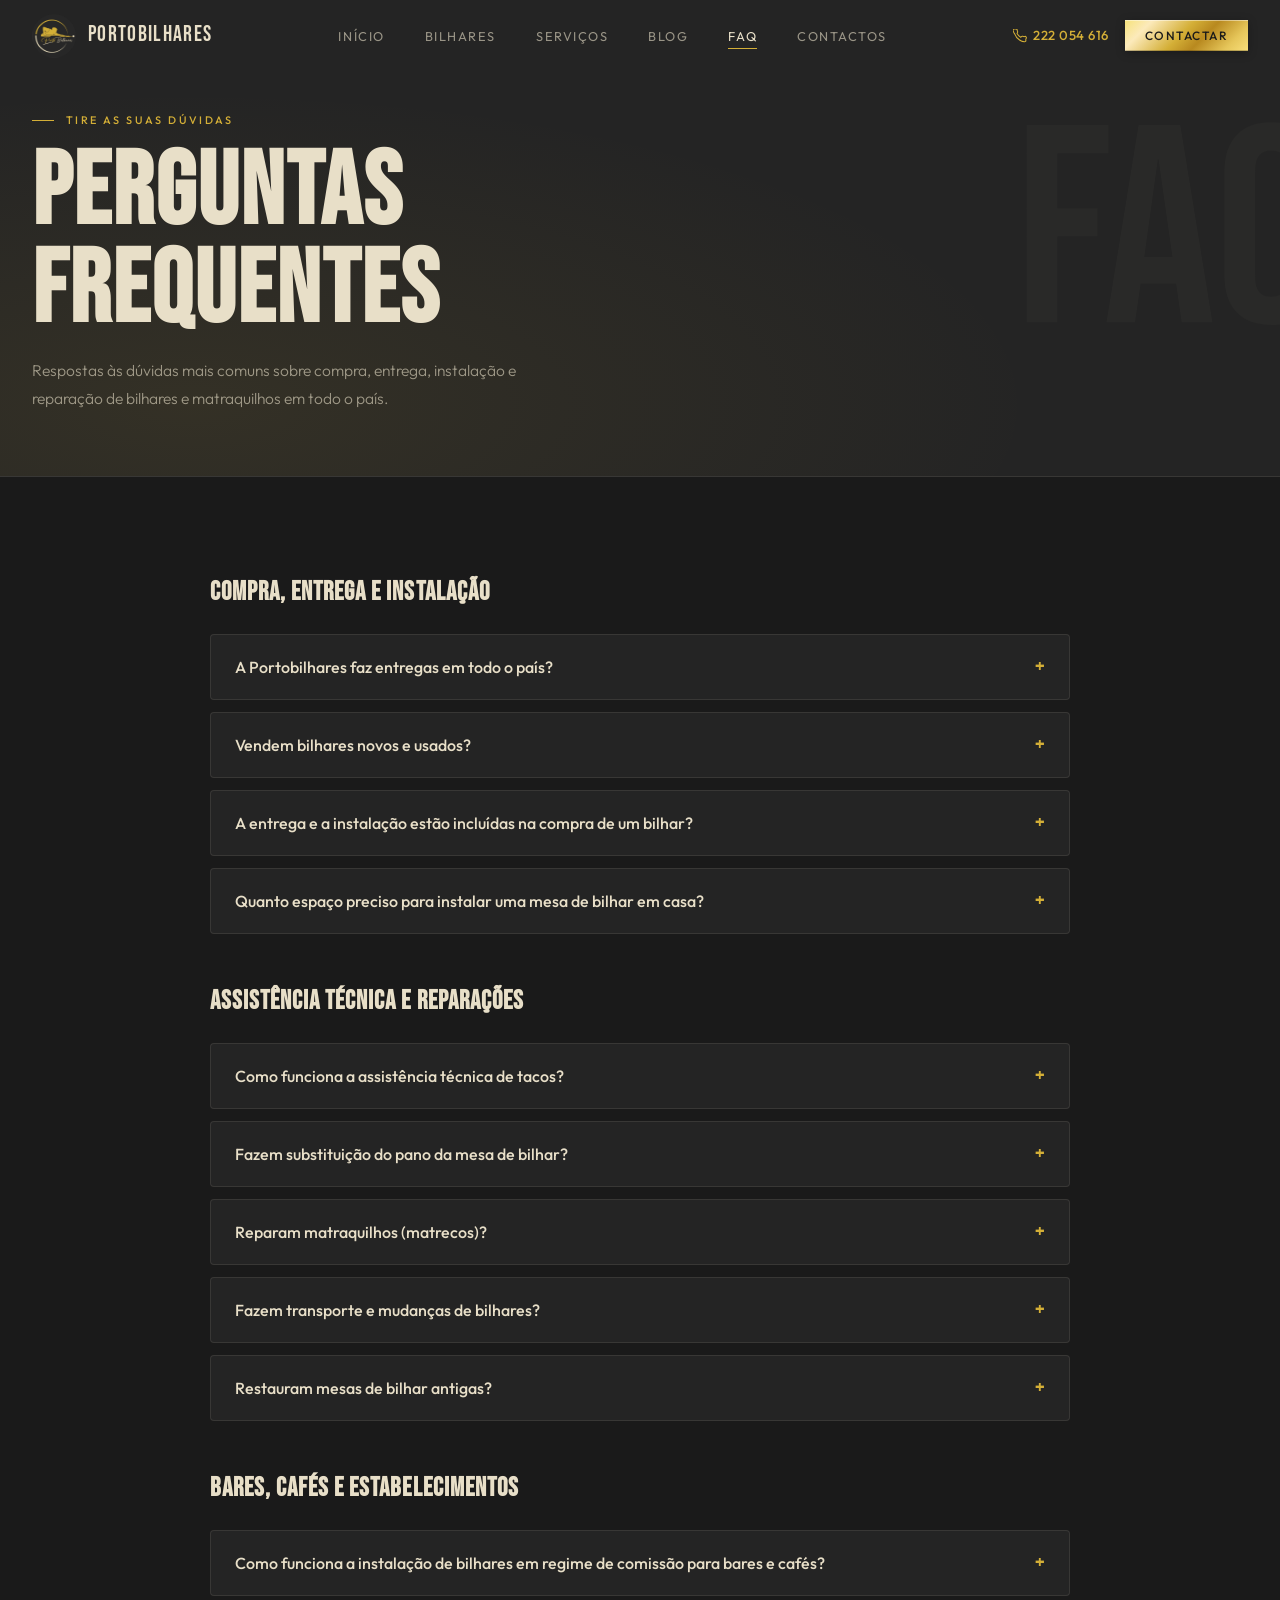
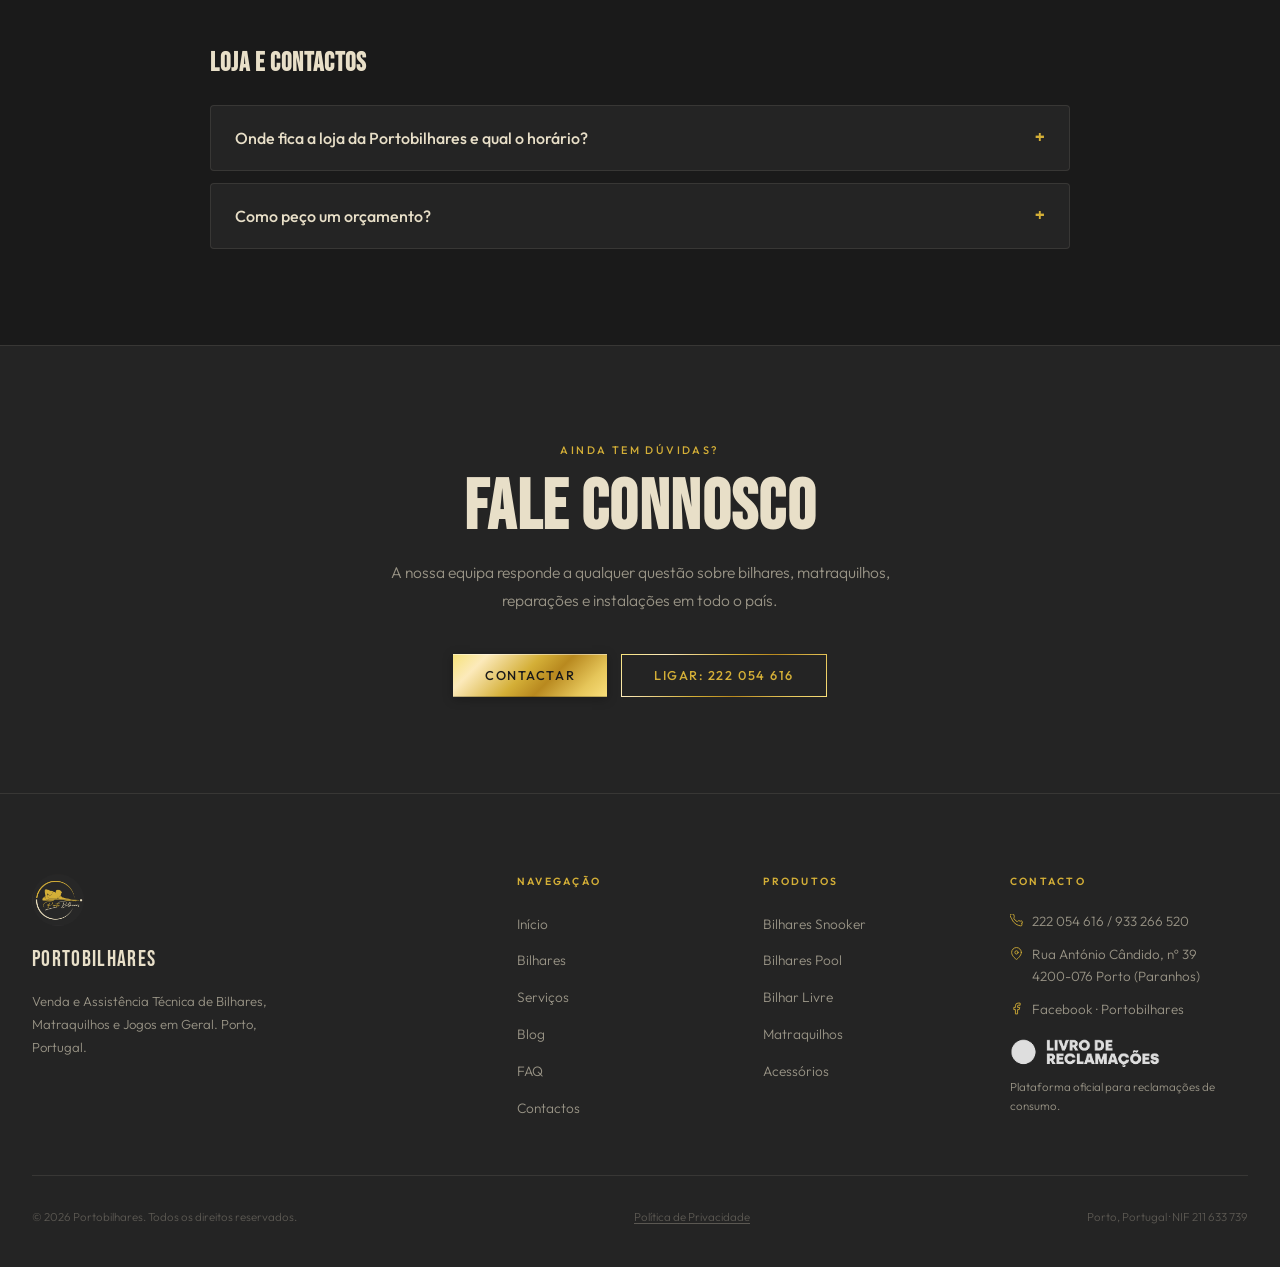
<file: faq.html>
<!DOCTYPE html>
<html lang="pt">
<head>
  <meta charset="UTF-8">
  <meta name="viewport" content="width=device-width, initial-scale=1.0">
  <meta name="description" content="Perguntas frequentes sobre bilhares e matraquilhos no Porto: entregas, instalação, reparação de tacos, substituição de pano, restauro e regime de comissão para bares.">
  <meta name="robots" content="index, follow">
  <meta name="referrer" content="strict-origin-when-cross-origin">
  <link rel="canonical" href="https://portobilhares.com/faq.html">
  <title>Perguntas Frequentes — Bilhares no Porto | Portobilhares</title>

  <!-- Open Graph -->
  <meta property="og:type" content="website">
  <meta property="og:site_name" content="Portobilhares">
  <meta property="og:locale" content="pt_PT">
  <meta property="og:url" content="https://portobilhares.com/faq.html">
  <meta property="og:title" content="Perguntas Frequentes — Bilhares no Porto | Portobilhares">
  <meta property="og:description" content="Perguntas frequentes sobre bilhares e matraquilhos no Porto: entregas, instalação, reparação de tacos, substituição de pano, restauro e regime de comissão para bares.">
  <meta property="og:image" content="https://portobilhares.com/Assets/logo.jpg">
  <meta property="og:image:width" content="1600">
  <meta property="og:image:height" content="1600">

  <!-- Twitter -->
  <meta name="twitter:card" content="summary_large_image">
  <meta name="twitter:title" content="Perguntas Frequentes — Bilhares no Porto | Portobilhares">
  <meta name="twitter:description" content="Perguntas frequentes sobre bilhares e matraquilhos no Porto: entregas, instalação, reparação de tacos, substituição de pano, restauro e regime de comissão para bares.">
  <meta name="twitter:image" content="https://portobilhares.com/Assets/logo.jpg">

  <!-- Favicons -->
  <link rel="icon" href="favicon.ico" sizes="48x48">
  <link rel="icon" type="image/png" sizes="96x96" href="Assets/favicon/favicon-96x96.png">
  <link rel="icon" type="image/png" sizes="48x48" href="Assets/favicon/favicon-48x48.png">
  <link rel="icon" type="image/png" sizes="32x32" href="Assets/favicon/favicon-32x32.png">
  <link rel="icon" type="image/png" sizes="16x16" href="Assets/favicon/favicon-16x16.png">
  <link rel="apple-touch-icon" sizes="180x180" href="Assets/favicon/apple-touch-icon.png">
  <link rel="manifest" href="site.webmanifest">
  <meta name="theme-color" content="#d4af37">

  <link rel="preconnect" href="https://fonts.googleapis.com">
  <link rel="preconnect" href="https://fonts.gstatic.com" crossorigin>
  <link href="https://fonts.googleapis.com/css2?family=Bebas+Neue&family=Outfit:wght@300;400;500;600&display=swap" rel="stylesheet">
  <link rel="stylesheet" href="styles.css?v=4">

  <!-- Structured Data: FAQPage -->
  <script type="application/ld+json">
  {
    "@context": "https://schema.org",
    "@type": "FAQPage",
    "inLanguage": "pt-PT",
    "mainEntity": [
      {
        "@type": "Question",
        "name": "A Portobilhares faz entregas em todo o país?",
        "acceptedAnswer": {
          "@type": "Answer",
          "text": "Entregamos e instalamos bilhares e matraquilhos em todo o país, com equipa própria. Para outras zonas do país, contacte-nos — analisamos cada caso e apresentamos um orçamento de entrega personalizado."
        }
      },
      {
        "@type": "Question",
        "name": "Vendem bilhares novos e usados?",
        "acceptedAnswer": {
          "@type": "Answer",
          "text": "Sim. Temos em stock mesas de snooker, pool (bilhar americano), bilhar livre / carambola e matraquilhos (matrecos), tanto novos como usados. Todos os equipamentos usados são revistos e testados pela nossa equipa técnica antes da venda."
        }
      },
      {
        "@type": "Question",
        "name": "A entrega e a instalação estão incluídas na compra de um bilhar?",
        "acceptedAnswer": {
          "@type": "Answer",
          "text": "Sim. A compra de uma mesa de bilhar na Portobilhares inclui entrega, montagem profissional e nivelamento da ardósia no local, em todo o país."
        }
      },
      {
        "@type": "Question",
        "name": "Quanto espaço preciso para instalar uma mesa de bilhar em casa?",
        "acceptedAnswer": {
          "@type": "Answer",
          "text": "Como regra prática, deve somar o comprimento de um taco (cerca de 1,45 m) a cada lado da mesa. Para uma mesa de pool de 8 pés recomenda-se uma sala com pelo menos 5,3 m x 4,2 m. Para mesas de snooker de 12 pés é necessária uma sala com cerca de 6,5 m x 4,7 m."
        }
      },
      {
        "@type": "Question",
        "name": "Como funciona a assistência técnica de tacos?",
        "acceptedAnswer": {
          "@type": "Answer",
          "text": "Reparamos tacos standard, de torneio e personalizados na nossa loja no Porto: colocação de todo o tipo de solas e tratamento especializado para tacos de alta gama. Basta trazer o taco à loja na Rua António Cândido, nº 39, no Porto, ou contactar-nos previamente para confirmar o serviço."
        }
      },
      {
        "@type": "Question",
        "name": "Fazem substituição do pano da mesa de bilhar?",
        "acceptedAnswer": {
          "@type": "Answer",
          "text": "Sim. Substituímos o pano de jogo de bilhares snooker, pool e bilhar livre, com várias cores e qualidades disponíveis em stock. O serviço é feito por técnicos com décadas de experiência e inclui a verificação do nivelamento da mesa. Peça um orçamento gratuito por telefone ou através do formulário do site."
        }
      },
      {
        "@type": "Question",
        "name": "Reparam matraquilhos (matrecos)?",
        "acceptedAnswer": {
          "@type": "Answer",
          "text": "Sim. Fazemos manutenção e reparação completa de mesas de matraquilhos: substituição de jogadores, varas, rolamentos e vedantes, lubrificação e afinação. Trabalhamos com modelos domésticos e profissionais, em todo o país."
        }
      },
      {
        "@type": "Question",
        "name": "Fazem transporte e mudanças de bilhares?",
        "acceptedAnswer": {
          "@type": "Answer",
          "text": "Sim. Desmontamos, transportamos e reinstalamos bilhares em nova morada ou localização, preservando a ardósia e a estrutura da mesa. No final, a mesa é novamente nivelada com instrumentos de precisão."
        }
      },
      {
        "@type": "Question",
        "name": "Restauram mesas de bilhar antigas?",
        "acceptedAnswer": {
          "@type": "Answer",
          "text": "Sim. Fazemos restauro completo de mesas de bilhar antigas e centenárias: envernizamento da madeira, substituição de borrachas de travessa, cantos e bolsos, pano novo e nivelamento. Cada restauro é orçamentado após avaliação do estado da mesa."
        }
      },
      {
        "@type": "Question",
        "name": "Como funciona a instalação de bilhares em regime de comissão para bares e cafés?",
        "acceptedAnswer": {
          "@type": "Answer",
          "text": "Instalamos gratuitamente um bilhar ou matraquilhos no seu estabelecimento, sem qualquer investimento inicial. As receitas do equipamento são partilhadas em regime de comissão e a manutenção e assistência técnica ficam a cargo da Portobilhares, sem custo adicional. Disponível para bares, cafés, clubes e espaços de entretenimento em todo o país."
        }
      },
      {
        "@type": "Question",
        "name": "Onde fica a loja da Portobilhares e qual o horário?",
        "acceptedAnswer": {
          "@type": "Answer",
          "text": "A nossa loja fica na Rua António Cândido, nº 39, 4200-076 Porto (Paranhos). Funcionamos de segunda a sábado — recomendamos contactar-nos pelo 222 054 616 ou 933 266 520 para confirmar o horário antes da visita."
        }
      },
      {
        "@type": "Question",
        "name": "Como peço um orçamento?",
        "acceptedAnswer": {
          "@type": "Answer",
          "text": "Todos os orçamentos são gratuitos e sem compromisso. Pode ligar para o 222 054 616 ou 933 266 520, enviar email para portobilhares@gmail.com ou preencher o formulário na página de contactos do site."
        }
      }
    ]
  }
  </script>

  <!-- Structured Data: Breadcrumb -->
  <script type="application/ld+json">
  {
    "@context": "https://schema.org",
    "@type": "BreadcrumbList",
    "itemListElement": [
      { "@type": "ListItem", "position": 1, "name": "Início", "item": "https://portobilhares.com/" },
      { "@type": "ListItem", "position": 2, "name": "Perguntas Frequentes", "item": "https://portobilhares.com/faq.html" }
    ]
  }
  </script>
</head>
<body>

<!-- ── NAVBAR ───────────────────────────────────── -->
<nav class="navbar" id="navbar" role="navigation" aria-label="Navegação principal">
  <div class="nav-inner">
    <a href="index.html" class="nav-logo">
      <img src="Assets/logo.jpg" alt="Portobilhares — logótipo">
      <span class="nav-logo-text">PORTOBILHARES</span>
    </a>
    <ul class="nav-links" role="list">
      <li><a href="index.html">Início</a></li>
      <li><a href="bilhares.html">Bilhares</a></li>
      <li><a href="servicos.html">Serviços</a></li>
      <li><a href="blog.html">Blog</a></li>
      <li><a href="faq.html" class="active">FAQ</a></li>
      <li><a href="contactos.html">Contactos</a></li>
    </ul>
    <div class="nav-right">
      <a href="tel:+351222054616" class="nav-phone">
        <svg viewBox="0 0 24 24" fill="none" stroke="currentColor" stroke-width="1.8" stroke-linecap="round" stroke-linejoin="round" aria-hidden="true"><path d="M22 16.92v3a2 2 0 01-2.18 2 19.79 19.79 0 01-8.63-3.07A19.5 19.5 0 013.09 8.81 19.79 19.79 0 01.02 2.18 2 2 0 012.18 0h3a2 2 0 012 1.72c.127.96.361 1.903.7 2.81a2 2 0 01-.45 2.11L6.91 7.91a16 16 0 006.29 6.29l1.27-1.27a2 2 0 012.11-.45c.907.339 1.85.573 2.81.7A2 2 0 0122 16.92z"/></svg>
        222 054 616
      </a>
      <a href="contactos.html" class="btn btn-primary btn-sm">Contactar</a>
    </div>
    <button class="hamburger" id="hamburger" aria-label="Abrir menu" aria-expanded="false" aria-controls="mobileMenu">
      <span></span><span></span><span></span>
    </button>
  </div>
</nav>

<div class="mobile-menu" id="mobileMenu" role="navigation">
  <a href="index.html">Início</a>
  <a href="bilhares.html">Bilhares</a>
  <a href="servicos.html">Serviços</a>
  <a href="blog.html">Blog</a>
  <a href="faq.html">FAQ</a>
  <a href="contactos.html">Contactos</a>
  <a href="tel:+351222054616" class="mobile-phone">222 054 616</a>
</div>

<!-- ════════════════════════════════════════════════
     PAGE HEADER
════════════════════════════════════════════════ -->
<header class="page-header">
  <div class="page-header-bg" aria-hidden="true">FAQ</div>
  <div class="page-header-inner">
    <p class="section-eyebrow">Tire as Suas Dúvidas</p>
    <h1 class="section-title xl" style="margin-bottom:1rem;">Perguntas<br>Frequentes</h1>
    <p class="section-body">Respostas às dúvidas mais comuns sobre compra, entrega, instalação e reparação de bilhares e matraquilhos em todo o país.</p>
  </div>
</header>

<!-- ════════════════════════════════════════════════
     FAQ
════════════════════════════════════════════════ -->
<section class="section">
  <div class="section-inner">

    <h2 class="faq-group-title">Compra, Entrega e Instalação</h2>

    <div class="faq-list">
      <details class="faq-item">
        <summary class="faq-q">A Portobilhares faz entregas em todo o país?</summary>
        <div class="faq-a">Entregamos e instalamos bilhares e matraquilhos em <strong>todo o país</strong>, com equipa própria. Para outras zonas do país, <a href="contactos.html">contacte-nos</a> — analisamos cada caso e apresentamos um orçamento de entrega personalizado.</div>
      </details>

      <details class="faq-item">
        <summary class="faq-q">Vendem bilhares novos e usados?</summary>
        <div class="faq-a">Sim. Temos em stock mesas de <a href="bilhares.html">snooker, pool (bilhar americano), bilhar livre / carambola e matraquilhos (matrecos)</a>, tanto novos como usados. Todos os equipamentos usados são revistos e testados pela nossa equipa técnica antes da venda.</div>
      </details>

      <details class="faq-item">
        <summary class="faq-q">A entrega e a instalação estão incluídas na compra de um bilhar?</summary>
        <div class="faq-a">Sim. A compra de uma mesa de bilhar na Portobilhares inclui entrega, montagem profissional e nivelamento da ardósia no local, em todo o país.</div>
      </details>

      <details class="faq-item">
        <summary class="faq-q">Quanto espaço preciso para instalar uma mesa de bilhar em casa?</summary>
        <div class="faq-a">Como regra prática, deve somar o comprimento de um taco (cerca de 1,45 m) a cada lado da mesa. Para uma mesa de pool de 8 pés recomenda-se uma sala com pelo menos <strong>5,3 m × 4,2 m</strong>; para uma mesa de snooker de 12 pés, cerca de <strong>6,5 m × 4,7 m</strong>. Consulte o nosso guia completo sobre o <a href="blog-espaco-mesa-bilhar.html">espaço necessário para uma mesa de bilhar</a>.</div>
      </details>
    </div>

    <h2 class="faq-group-title">Assistência Técnica e Reparações</h2>

    <div class="faq-list">
      <details class="faq-item">
        <summary class="faq-q">Como funciona a assistência técnica de tacos?</summary>
        <div class="faq-a">Reparamos tacos standard, de torneio e personalizados na nossa loja no Porto: colocação de todo o tipo de solas e tratamento especializado para tacos de alta gama. Basta trazer o taco à loja na Rua António Cândido, nº 39, ou <a href="contactos.html">contactar-nos</a> previamente para confirmar o serviço.</div>
      </details>

      <details class="faq-item">
        <summary class="faq-q">Fazem substituição do pano da mesa de bilhar?</summary>
        <div class="faq-a">Sim. Substituímos o pano de jogo de bilhares snooker, pool e bilhar livre, com várias cores e qualidades disponíveis em stock. O serviço é feito por técnicos com décadas de experiência e inclui a verificação do nivelamento da mesa. Saiba mais no artigo <a href="blog-mudar-pano-mesa-bilhar.html">como mudar o pano da mesa de bilhar</a>.</div>
      </details>

      <details class="faq-item">
        <summary class="faq-q">Reparam matraquilhos (matrecos)?</summary>
        <div class="faq-a">Sim. Fazemos manutenção e reparação completa de mesas de matraquilhos: substituição de jogadores, varas, rolamentos e vedantes, lubrificação e afinação. Trabalhamos com modelos domésticos e profissionais, em todo o país. Veja também as nossas <a href="blog-manutencao-matraquilhos.html">dicas de manutenção de matraquilhos</a>.</div>
      </details>

      <details class="faq-item">
        <summary class="faq-q">Fazem transporte e mudanças de bilhares?</summary>
        <div class="faq-a">Sim. Desmontamos, transportamos e reinstalamos bilhares em nova morada ou localização, preservando a ardósia e a estrutura da mesa. No final, a mesa é novamente nivelada com instrumentos de precisão.</div>
      </details>

      <details class="faq-item">
        <summary class="faq-q">Restauram mesas de bilhar antigas?</summary>
        <div class="faq-a">Sim. Fazemos restauro completo de mesas de bilhar antigas e centenárias: envernizamento da madeira, substituição de borrachas de travessa, cantos e bolsos, pano novo e nivelamento. Cada restauro é orçamentado após avaliação do estado da mesa. Saiba mais sobre <a href="blog-restauro-mesa-bilhar.html">quanto custa o restauro de uma mesa de bilhar antiga</a>.</div>
      </details>
    </div>

    <h2 class="faq-group-title">Bares, Cafés e Estabelecimentos</h2>

    <div class="faq-list">
      <details class="faq-item">
        <summary class="faq-q">Como funciona a instalação de bilhares em regime de comissão para bares e cafés?</summary>
        <div class="faq-a">Instalamos gratuitamente um bilhar ou matraquilhos no seu estabelecimento, <strong>sem qualquer investimento inicial</strong>. As receitas do equipamento são partilhadas em regime de comissão e a manutenção e assistência técnica ficam a cargo da Portobilhares, sem custo adicional. Disponível para bares, cafés, clubes e espaços de entretenimento em todo o país. <a href="servicos.html">Saiba mais na página de serviços</a>.</div>
      </details>
    </div>

    <h2 class="faq-group-title">Loja e Contactos</h2>

    <div class="faq-list">
      <details class="faq-item">
        <summary class="faq-q">Onde fica a loja da Portobilhares e qual o horário?</summary>
        <div class="faq-a">A nossa loja fica na <strong>Rua António Cândido, nº 39, 4200-076 Porto (Paranhos)</strong>. Funcionamos de segunda a sábado — recomendamos contactar-nos pelo <a href="tel:+351222054616">222 054 616</a> ou <a href="tel:+351933266520">933 266 520</a> para confirmar o horário antes da visita.</div>
      </details>

      <details class="faq-item">
        <summary class="faq-q">Como peço um orçamento?</summary>
        <div class="faq-a">Todos os orçamentos são gratuitos e sem compromisso. Pode ligar para o <a href="tel:+351222054616">222 054 616</a> ou <a href="tel:+351933266520">933 266 520</a>, enviar email para <a href="mailto:portobilhares@gmail.com">portobilhares@gmail.com</a> ou preencher o <a href="contactos.html">formulário na página de contactos</a>.</div>
      </details>
    </div>

  </div>
</section>

<!-- ════════════════════════════════════════════════
     CTA STRIP
════════════════════════════════════════════════ -->
<section class="section cta-section" style="background:var(--charcoal); border-top:1px solid var(--border);">
  <div class="section-inner reveal">
    <p class="section-eyebrow">Ainda tem dúvidas?</p>
    <h2 class="section-title">Fale connosco</h2>
    <p class="section-body">A nossa equipa responde a qualquer questão sobre bilhares, matraquilhos, reparações e instalações em todo o país.</p>
    <div class="cta-btns" style="margin-top:2.5rem;">
      <a href="contactos.html" class="btn btn-primary">Contactar</a>
      <a href="tel:+351222054616" class="btn btn-outline">Ligar: 222 054 616</a>
    </div>
  </div>
</section>

<!-- ════════════════════════════════════════════════
     FOOTER
════════════════════════════════════════════════ -->
<footer>
  <div class="footer-inner">
    <div class="footer-grid">
      <div>
        <img src="Assets/logo.jpg" alt="Portobilhares" class="footer-logo" width="1600" height="1600" loading="lazy" decoding="async">
        <div class="footer-brand-name">PORTOBILHARES</div>
        <p class="footer-tagline">Venda e Assistência Técnica de Bilhares, Matraquilhos e Jogos em Geral. Porto, Portugal.</p>
      </div>
      <div>
        <div class="footer-col-title">Navegação</div>
        <ul class="footer-links" role="list">
          <li><a href="index.html">Início</a></li>
          <li><a href="bilhares.html">Bilhares</a></li>
          <li><a href="servicos.html">Serviços</a></li>
          <li><a href="blog.html">Blog</a></li>
          <li><a href="faq.html">FAQ</a></li>
          <li><a href="contactos.html">Contactos</a></li>
        </ul>
      </div>
      <div>
        <div class="footer-col-title">Produtos</div>
        <ul class="footer-links" role="list">
          <li><a href="bilhares.html">Bilhares Snooker</a></li>
          <li><a href="bilhares.html">Bilhares Pool</a></li>
          <li><a href="bilhares.html">Bilhar Livre</a></li>
          <li><a href="bilhares.html">Matraquilhos</a></li>
          <li><a href="bilhares.html">Acessórios</a></li>
        </ul>
      </div>
      <div>
        <div class="footer-col-title">Contacto</div>
        <div class="footer-contact-row">
          <svg viewBox="0 0 24 24" fill="none" stroke="currentColor" stroke-width="1.6" stroke-linecap="round" stroke-linejoin="round" aria-hidden="true"><path d="M22 16.92v3a2 2 0 01-2.18 2 19.79 19.79 0 01-8.63-3.07A19.5 19.5 0 013.09 8.81 19.79 19.79 0 01.02 2.18 2 2 0 012.18 0h3a2 2 0 012 1.72c.127.96.361 1.903.7 2.81a2 2 0 01-.45 2.11L6.91 7.91a16 16 0 006.29 6.29l1.27-1.27a2 2 0 012.11-.45c.907.339 1.85.573 2.81.7A2 2 0 0122 16.92z"/></svg>
          <span><a href="tel:+351222054616">222 054 616</a> / <a href="tel:+351933266520">933 266 520</a></span>
        </div>
        <div class="footer-contact-row">
          <svg viewBox="0 0 24 24" fill="none" stroke="currentColor" stroke-width="1.6" stroke-linecap="round" stroke-linejoin="round" aria-hidden="true"><path d="M21 10c0 7-9 13-9 13s-9-6-9-13a9 9 0 0118 0z"/><circle cx="12" cy="10" r="3"/></svg>
          <span>Rua António Cândido, nº 39<br>4200-076 Porto (Paranhos)</span>
        </div>
        <div class="footer-contact-row">
          <svg viewBox="0 0 24 24" fill="none" stroke="currentColor" stroke-width="1.6" stroke-linecap="round" stroke-linejoin="round" aria-hidden="true"><path d="M18 2h-3a5 5 0 00-5 5v3H7v4h3v8h4v-8h3l1-4h-4V7a1 1 0 011-1h3z"/></svg>
          <a href="https://www.facebook.com/p/Portobilhares-100063835844620/" target="_blank" rel="noopener noreferrer">Facebook · Portobilhares</a>
        </div>
        <div class="footer-contact-row footer-lr">
          <a href="https://www.livroreclamacoes.pt/" target="_blank" rel="noopener noreferrer">
            <img src="Assets/livro-reclamacoes.webp" alt="Livro de Reclamações" width="204" height="46" loading="lazy" decoding="async">
          </a>
          <span>Plataforma oficial para reclamações de consumo.</span>
        </div>
      </div>
    </div>
    <div class="footer-bottom">
      <span>&copy; 2026 Portobilhares. Todos os direitos reservados.</span>
      <a href="politica-privacidade.html">Política de Privacidade</a>
      <span>Porto, Portugal · NIF 211 633 739</span>
    </div>
  </div>
</footer>

<script src="main.js?v=2"></script>
</body>
</html>
</file>
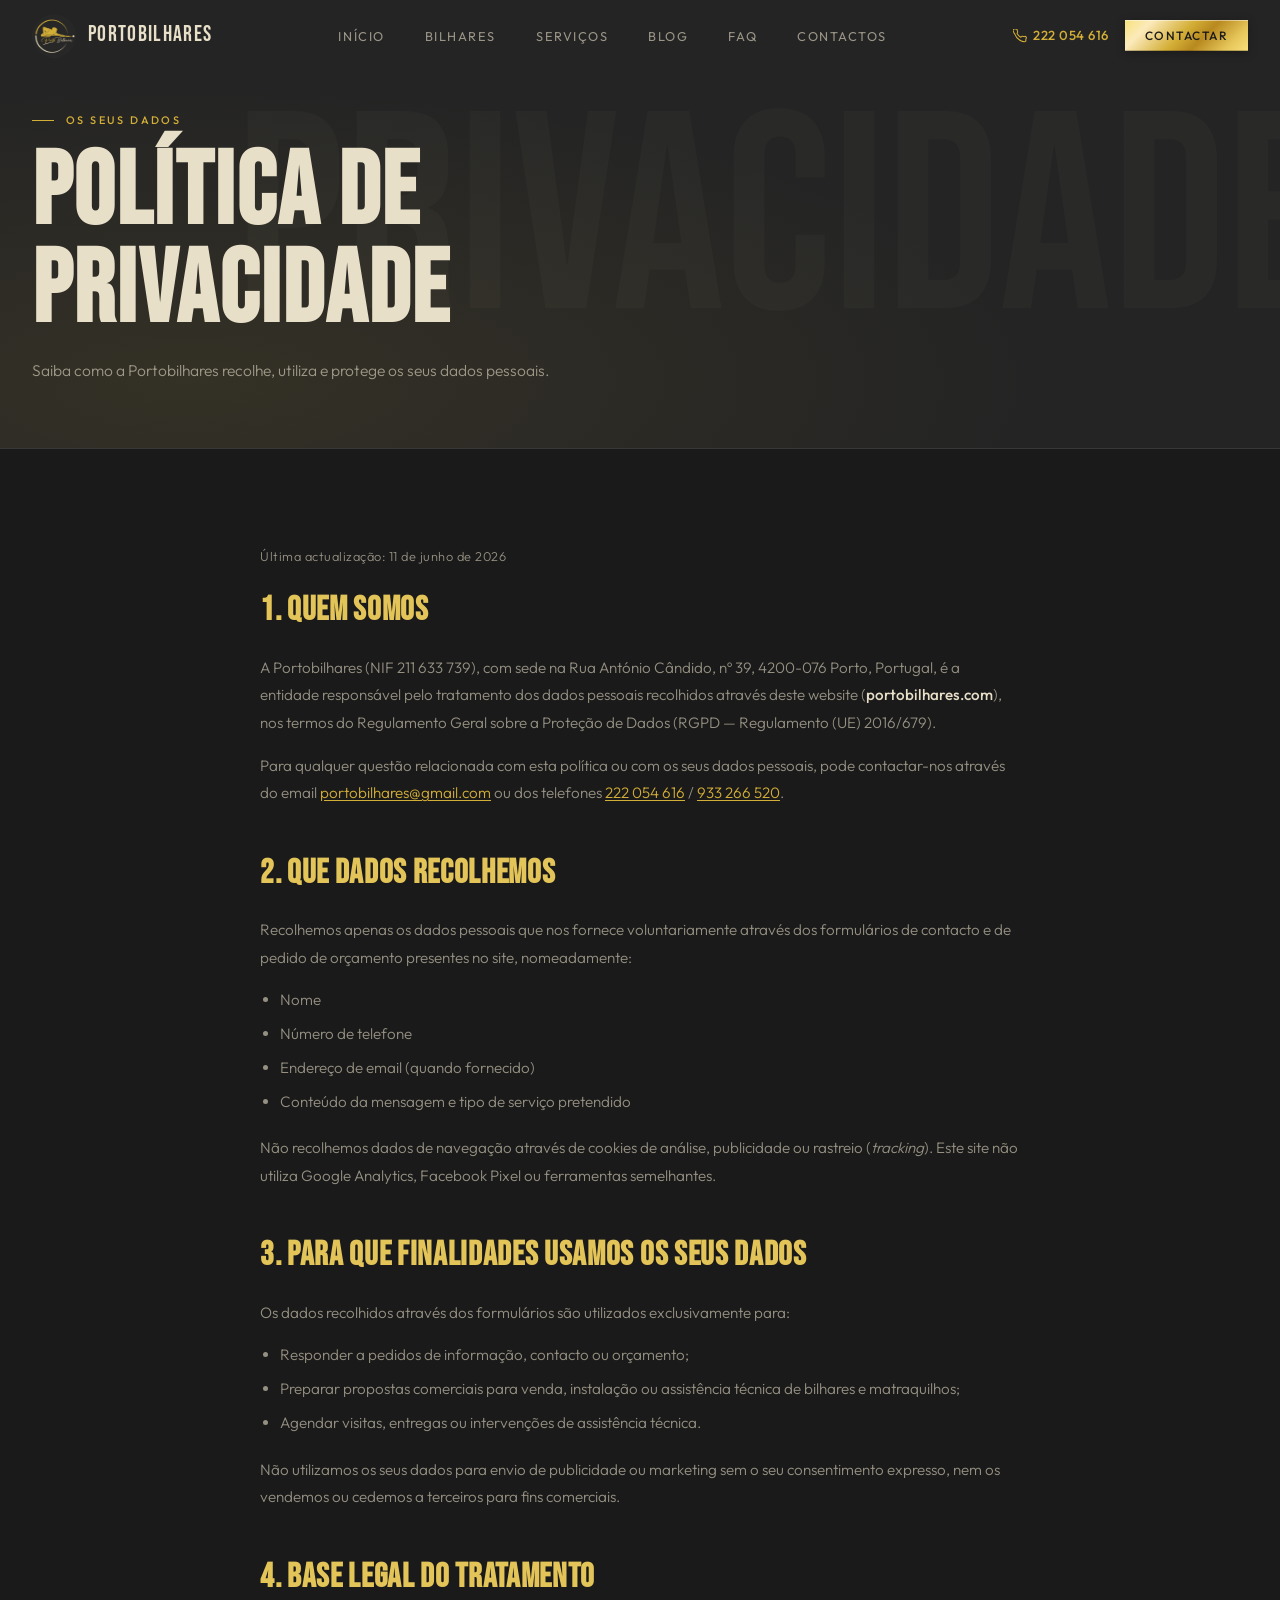
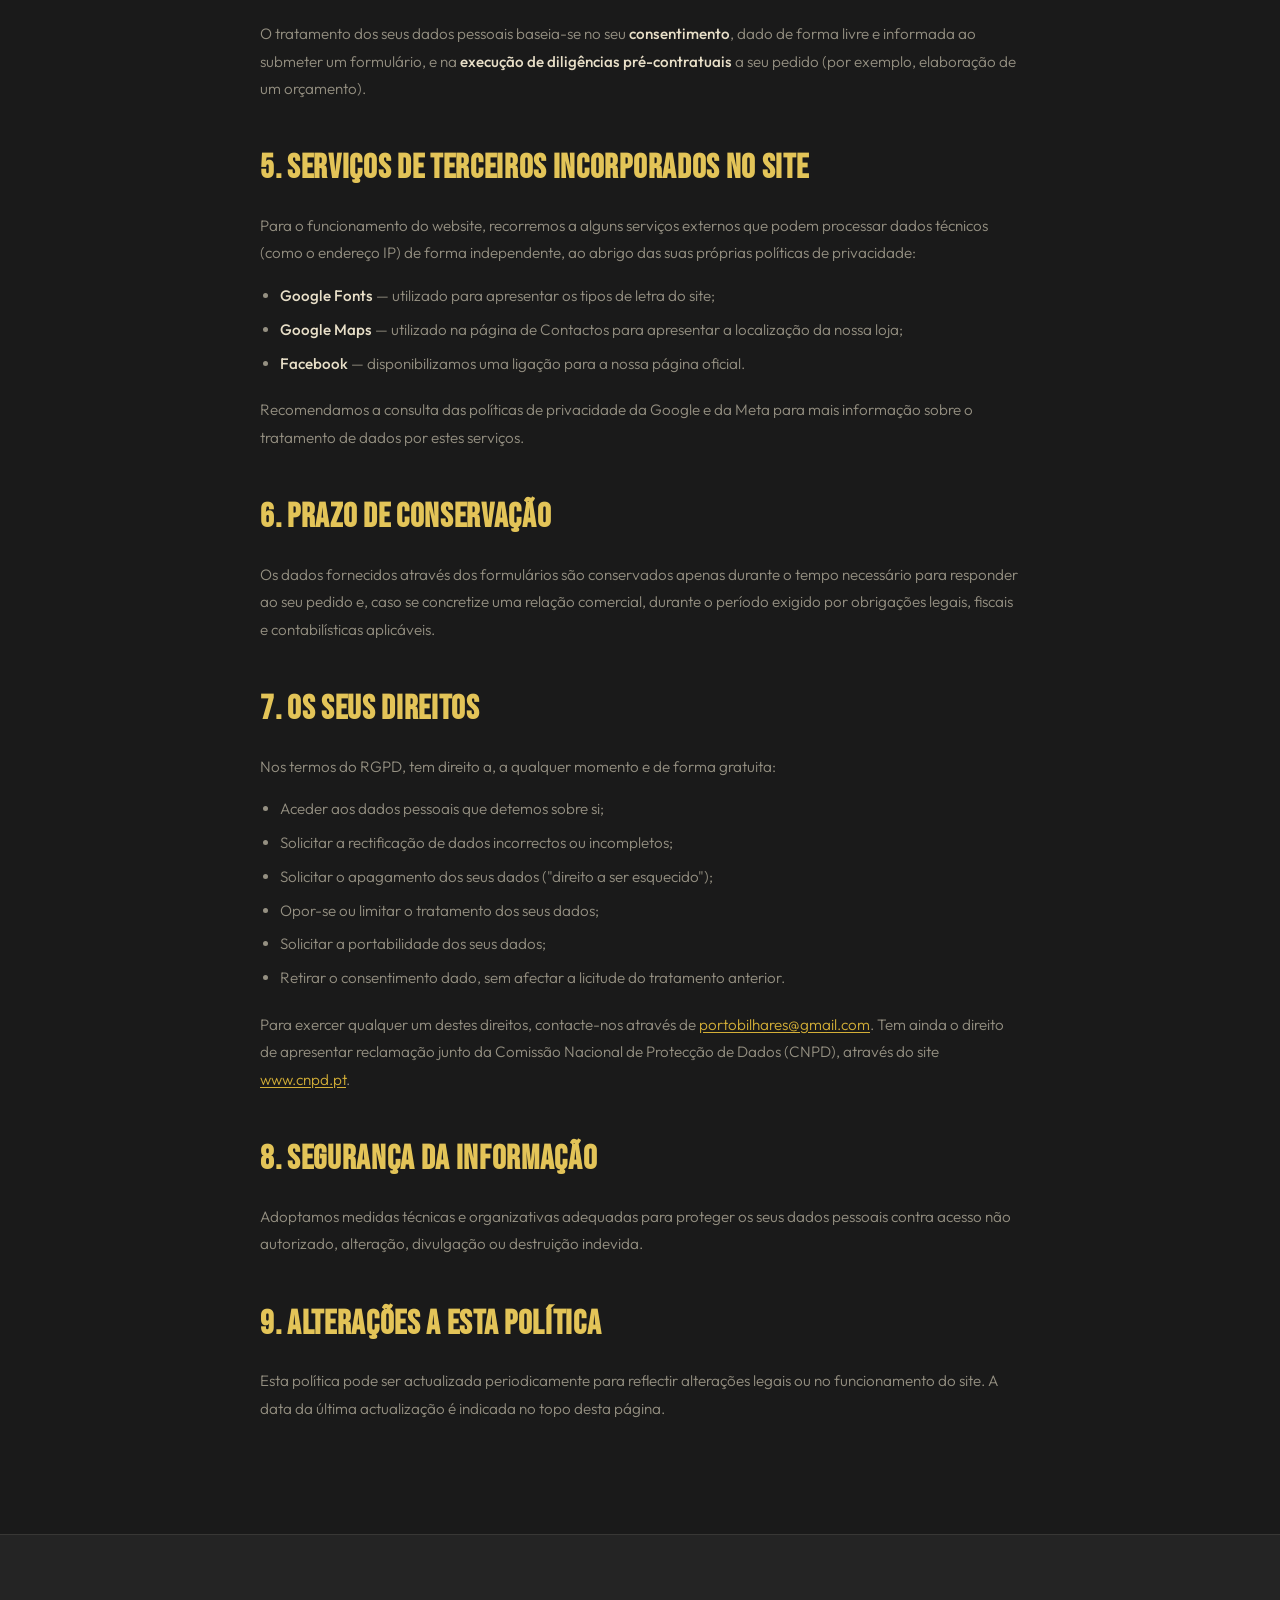
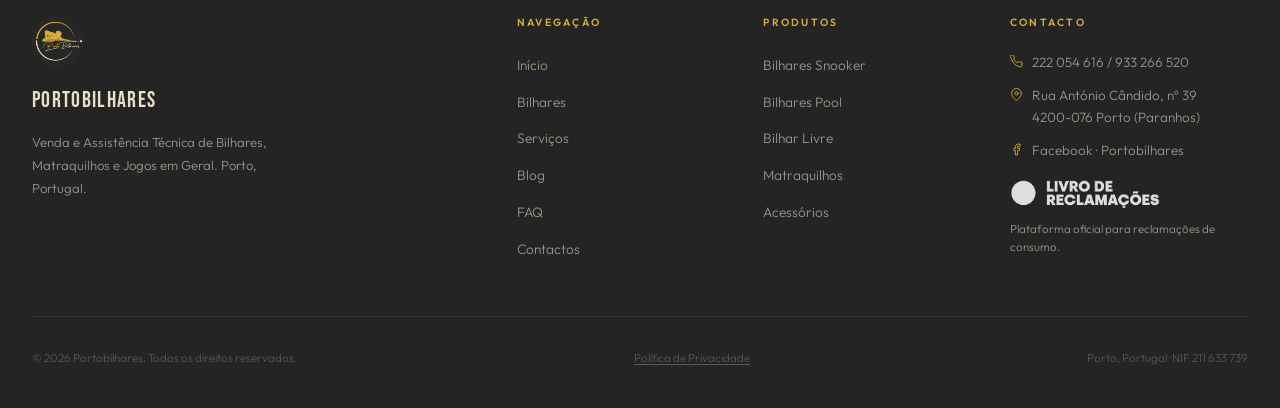
<file: politica-privacidade.html>
<!DOCTYPE html>
<html lang="pt">
<head>
  <meta charset="UTF-8">
  <meta name="viewport" content="width=device-width, initial-scale=1.0">
  <meta name="description" content="Portobilhares — Política de Privacidade. Saiba como recolhemos, usamos e protegemos os seus dados pessoais, em conformidade com o RGPD.">
  <meta name="robots" content="index, follow">
  <meta name="referrer" content="strict-origin-when-cross-origin">
  <link rel="canonical" href="https://portobilhares.com/politica-privacidade.html">
  <title>Política de Privacidade — Portobilhares Porto</title>

  <!-- Open Graph -->
  <meta property="og:type" content="website">
  <meta property="og:site_name" content="Portobilhares">
  <meta property="og:locale" content="pt_PT">
  <meta property="og:url" content="https://portobilhares.com/politica-privacidade.html">
  <meta property="og:title" content="Política de Privacidade — Portobilhares Porto">
  <meta property="og:description" content="Saiba como a Portobilhares recolhe, usa e protege os seus dados pessoais, em conformidade com o RGPD.">
  <meta property="og:image" content="https://portobilhares.com/Assets/logo.jpg">
  <meta property="og:image:width" content="1600">
  <meta property="og:image:height" content="1600">

  <!-- Twitter -->
  <meta name="twitter:card" content="summary_large_image">
  <meta name="twitter:title" content="Política de Privacidade — Portobilhares Porto">
  <meta name="twitter:description" content="Saiba como a Portobilhares recolhe, usa e protege os seus dados pessoais, em conformidade com o RGPD.">
  <meta name="twitter:image" content="https://portobilhares.com/Assets/logo.jpg">

  <!-- Favicons -->
  <link rel="icon" href="favicon.ico" sizes="48x48">
  <link rel="icon" type="image/png" sizes="96x96" href="Assets/favicon/favicon-96x96.png">
  <link rel="icon" type="image/png" sizes="48x48" href="Assets/favicon/favicon-48x48.png">
  <link rel="icon" type="image/png" sizes="32x32" href="Assets/favicon/favicon-32x32.png">
  <link rel="icon" type="image/png" sizes="16x16" href="Assets/favicon/favicon-16x16.png">
  <link rel="apple-touch-icon" sizes="180x180" href="Assets/favicon/apple-touch-icon.png">
  <link rel="manifest" href="site.webmanifest">
  <meta name="theme-color" content="#d4af37">

  <link rel="preconnect" href="https://fonts.googleapis.com">
  <link rel="preconnect" href="https://fonts.gstatic.com" crossorigin>
  <link href="https://fonts.googleapis.com/css2?family=Bebas+Neue&family=Outfit:wght@300;400;500;600&display=swap" rel="stylesheet">
  <link rel="stylesheet" href="styles.css?v=4">
</head>
<body>

<!-- ── NAVBAR ───────────────────────────────────── -->
<nav class="navbar" id="navbar" role="navigation" aria-label="Navegação principal">
  <div class="nav-inner">
    <a href="index.html" class="nav-logo">
      <img src="Assets/logo.jpg" alt="Portobilhares — logótipo">
      <span class="nav-logo-text">PORTOBILHARES</span>
    </a>
    <ul class="nav-links" role="list">
      <li><a href="index.html">Início</a></li>
      <li><a href="bilhares.html">Bilhares</a></li>
      <li><a href="servicos.html">Serviços</a></li>
      <li><a href="blog.html">Blog</a></li>
      <li><a href="faq.html">FAQ</a></li>
      <li><a href="contactos.html">Contactos</a></li>
    </ul>
    <div class="nav-right">
      <a href="tel:+351222054616" class="nav-phone">
        <svg viewBox="0 0 24 24" fill="none" stroke="currentColor" stroke-width="1.8" stroke-linecap="round" stroke-linejoin="round" aria-hidden="true"><path d="M22 16.92v3a2 2 0 01-2.18 2 19.79 19.79 0 01-8.63-3.07A19.5 19.5 0 013.09 8.81 19.79 19.79 0 01.02 2.18 2 2 0 012.18 0h3a2 2 0 012 1.72c.127.96.361 1.903.7 2.81a2 2 0 01-.45 2.11L6.91 7.91a16 16 0 006.29 6.29l1.27-1.27a2 2 0 012.11-.45c.907.339 1.85.573 2.81.7A2 2 0 0122 16.92z"/></svg>
        222 054 616
      </a>
      <a href="contactos.html" class="btn btn-primary btn-sm">Contactar</a>
    </div>
    <button class="hamburger" id="hamburger" aria-label="Abrir menu" aria-expanded="false" aria-controls="mobileMenu">
      <span></span><span></span><span></span>
    </button>
  </div>
</nav>

<div class="mobile-menu" id="mobileMenu" role="navigation">
  <a href="index.html">Início</a>
  <a href="bilhares.html">Bilhares</a>
  <a href="servicos.html">Serviços</a>
  <a href="blog.html">Blog</a>
  <a href="faq.html">FAQ</a>
  <a href="contactos.html">Contactos</a>
  <a href="tel:+351222054616" class="mobile-phone">222 054 616</a>
</div>

<!-- ════════════════════════════════════════════════
     PAGE HEADER
════════════════════════════════════════════════ -->
<header class="page-header">
  <div class="page-header-bg" aria-hidden="true">PRIVACIDADE</div>
  <div class="page-header-inner">
    <p class="section-eyebrow">Os Seus Dados</p>
    <h1 class="section-title xl" style="margin-bottom:1rem;">Política de<br>Privacidade</h1>
    <p class="section-body">Saiba como a Portobilhares recolhe, utiliza e protege os seus dados pessoais.</p>
  </div>
</header>

<!-- ════════════════════════════════════════════════
     CONTEÚDO LEGAL
════════════════════════════════════════════════ -->
<section class="section">
  <div class="section-inner">
    <div class="legal-content reveal">

      <p class="legal-updated">Última actualização: 11 de junho de 2026</p>

      <h2>1. Quem somos</h2>
      <p>A Portobilhares (NIF 211 633 739), com sede na Rua António Cândido, nº 39, 4200-076 Porto, Portugal, é a entidade responsável pelo tratamento dos dados pessoais recolhidos através deste website (<strong>portobilhares.com</strong>), nos termos do Regulamento Geral sobre a Proteção de Dados (RGPD — Regulamento (UE) 2016/679).</p>
      <p>Para qualquer questão relacionada com esta política ou com os seus dados pessoais, pode contactar-nos através do email <a href="mailto:portobilhares@gmail.com">portobilhares@gmail.com</a> ou dos telefones <a href="tel:+351222054616">222 054 616</a> / <a href="tel:+351933266520">933 266 520</a>.</p>

      <h2>2. Que dados recolhemos</h2>
      <p>Recolhemos apenas os dados pessoais que nos fornece voluntariamente através dos formulários de contacto e de pedido de orçamento presentes no site, nomeadamente:</p>
      <ul>
        <li>Nome</li>
        <li>Número de telefone</li>
        <li>Endereço de email (quando fornecido)</li>
        <li>Conteúdo da mensagem e tipo de serviço pretendido</li>
      </ul>
      <p>Não recolhemos dados de navegação através de cookies de análise, publicidade ou rastreio (<em>tracking</em>). Este site não utiliza Google Analytics, Facebook Pixel ou ferramentas semelhantes.</p>

      <h2>3. Para que finalidades usamos os seus dados</h2>
      <p>Os dados recolhidos através dos formulários são utilizados exclusivamente para:</p>
      <ul>
        <li>Responder a pedidos de informação, contacto ou orçamento;</li>
        <li>Preparar propostas comerciais para venda, instalação ou assistência técnica de bilhares e matraquilhos;</li>
        <li>Agendar visitas, entregas ou intervenções de assistência técnica.</li>
      </ul>
      <p>Não utilizamos os seus dados para envio de publicidade ou marketing sem o seu consentimento expresso, nem os vendemos ou cedemos a terceiros para fins comerciais.</p>

      <h2>4. Base legal do tratamento</h2>
      <p>O tratamento dos seus dados pessoais baseia-se no seu <strong>consentimento</strong>, dado de forma livre e informada ao submeter um formulário, e na <strong>execução de diligências pré-contratuais</strong> a seu pedido (por exemplo, elaboração de um orçamento).</p>

      <h2>5. Serviços de terceiros incorporados no site</h2>
      <p>Para o funcionamento do website, recorremos a alguns serviços externos que podem processar dados técnicos (como o endereço IP) de forma independente, ao abrigo das suas próprias políticas de privacidade:</p>
      <ul>
        <li><strong>Google Fonts</strong> — utilizado para apresentar os tipos de letra do site;</li>
        <li><strong>Google Maps</strong> — utilizado na página de Contactos para apresentar a localização da nossa loja;</li>
        <li><strong>Facebook</strong> — disponibilizamos uma ligação para a nossa página oficial.</li>
      </ul>
      <p>Recomendamos a consulta das políticas de privacidade da Google e da Meta para mais informação sobre o tratamento de dados por estes serviços.</p>

      <h2>6. Prazo de conservação</h2>
      <p>Os dados fornecidos através dos formulários são conservados apenas durante o tempo necessário para responder ao seu pedido e, caso se concretize uma relação comercial, durante o período exigido por obrigações legais, fiscais e contabilísticas aplicáveis.</p>

      <h2>7. Os seus direitos</h2>
      <p>Nos termos do RGPD, tem direito a, a qualquer momento e de forma gratuita:</p>
      <ul>
        <li>Aceder aos dados pessoais que detemos sobre si;</li>
        <li>Solicitar a rectificação de dados incorrectos ou incompletos;</li>
        <li>Solicitar o apagamento dos seus dados ("direito a ser esquecido");</li>
        <li>Opor-se ou limitar o tratamento dos seus dados;</li>
        <li>Solicitar a portabilidade dos seus dados;</li>
        <li>Retirar o consentimento dado, sem afectar a licitude do tratamento anterior.</li>
      </ul>
      <p>Para exercer qualquer um destes direitos, contacte-nos através de <a href="mailto:portobilhares@gmail.com">portobilhares@gmail.com</a>. Tem ainda o direito de apresentar reclamação junto da Comissão Nacional de Protecção de Dados (CNPD), através do site <a href="https://www.cnpd.pt" target="_blank" rel="noopener noreferrer">www.cnpd.pt</a>.</p>

      <h2>8. Segurança da informação</h2>
      <p>Adoptamos medidas técnicas e organizativas adequadas para proteger os seus dados pessoais contra acesso não autorizado, alteração, divulgação ou destruição indevida.</p>

      <h2>9. Alterações a esta política</h2>
      <p>Esta política pode ser actualizada periodicamente para reflectir alterações legais ou no funcionamento do site. A data da última actualização é indicada no topo desta página.</p>

    </div>
  </div>
</section>

<!-- ════════════════════════════════════════════════
     FOOTER
════════════════════════════════════════════════ -->
<footer>
  <div class="footer-inner">
    <div class="footer-grid">
      <div>
        <img src="Assets/logo.jpg" alt="Portobilhares" class="footer-logo" width="1600" height="1600" loading="lazy" decoding="async">
        <div class="footer-brand-name">PORTOBILHARES</div>
        <p class="footer-tagline">Venda e Assistência Técnica de Bilhares, Matraquilhos e Jogos em Geral. Porto, Portugal.</p>
      </div>
      <div>
        <div class="footer-col-title">Navegação</div>
        <ul class="footer-links" role="list">
          <li><a href="index.html">Início</a></li>
          <li><a href="bilhares.html">Bilhares</a></li>
          <li><a href="servicos.html">Serviços</a></li>
          <li><a href="blog.html">Blog</a></li>
          <li><a href="faq.html">FAQ</a></li>
          <li><a href="contactos.html">Contactos</a></li>
        </ul>
      </div>
      <div>
        <div class="footer-col-title">Produtos</div>
        <ul class="footer-links" role="list">
          <li><a href="bilhares.html">Bilhares Snooker</a></li>
          <li><a href="bilhares.html">Bilhares Pool</a></li>
          <li><a href="bilhares.html">Bilhar Livre</a></li>
          <li><a href="bilhares.html">Matraquilhos</a></li>
          <li><a href="bilhares.html">Acessórios</a></li>
        </ul>
      </div>
      <div>
        <div class="footer-col-title">Contacto</div>
        <div class="footer-contact-row">
          <svg viewBox="0 0 24 24" fill="none" stroke="currentColor" stroke-width="1.6" stroke-linecap="round" stroke-linejoin="round" aria-hidden="true"><path d="M22 16.92v3a2 2 0 01-2.18 2 19.79 19.79 0 01-8.63-3.07A19.5 19.5 0 013.09 8.81 19.79 19.79 0 01.02 2.18 2 2 0 012.18 0h3a2 2 0 012 1.72c.127.96.361 1.903.7 2.81a2 2 0 01-.45 2.11L6.91 7.91a16 16 0 006.29 6.29l1.27-1.27a2 2 0 012.11-.45c.907.339 1.85.573 2.81.7A2 2 0 0122 16.92z"/></svg>
          <span><a href="tel:+351222054616">222 054 616</a> / <a href="tel:+351933266520">933 266 520</a></span>
        </div>
        <div class="footer-contact-row">
          <svg viewBox="0 0 24 24" fill="none" stroke="currentColor" stroke-width="1.6" stroke-linecap="round" stroke-linejoin="round" aria-hidden="true"><path d="M21 10c0 7-9 13-9 13s-9-6-9-13a9 9 0 0118 0z"/><circle cx="12" cy="10" r="3"/></svg>
          <span>Rua António Cândido, nº 39<br>4200-076 Porto (Paranhos)</span>
        </div>
        <div class="footer-contact-row">
          <svg viewBox="0 0 24 24" fill="none" stroke="currentColor" stroke-width="1.6" stroke-linecap="round" stroke-linejoin="round" aria-hidden="true"><path d="M18 2h-3a5 5 0 00-5 5v3H7v4h3v8h4v-8h3l1-4h-4V7a1 1 0 011-1h3z"/></svg>
          <a href="https://www.facebook.com/p/Portobilhares-100063835844620/" target="_blank" rel="noopener noreferrer">Facebook · Portobilhares</a>
        </div>
        <div class="footer-contact-row footer-lr">
          <a href="https://www.livroreclamacoes.pt/" target="_blank" rel="noopener noreferrer">
            <img src="Assets/livro-reclamacoes.webp" alt="Livro de Reclamações" width="204" height="46" loading="lazy" decoding="async">
          </a>
          <span>Plataforma oficial para reclamações de consumo.</span>
        </div>
      </div>
    </div>
    <div class="footer-bottom">
      <span>&copy; 2026 Portobilhares. Todos os direitos reservados.</span>
      <a href="politica-privacidade.html">Política de Privacidade</a>
      <span>Porto, Portugal · NIF 211 633 739</span>
    </div>
  </div>
</footer>

<script src="main.js?v=2"></script>
</body>
</html>
</file>
<file: styles.css>
/* =====================================================
   PORTOBILHARES — STYLES.CSS
   ===================================================== */

@import url('https://fonts.googleapis.com/css2?family=Alex+Brush&family=Bebas+Neue&family=Outfit:wght@300;400;500;600&display=swap');

/* ─── TOKENS ──────────────────────────────────────── */
:root {
  --black:        #1a1a1a;
  --charcoal:     #242424;
  --charcoal-2:   #2c2c2c;
  --amber:        #d4af37;
  --amber-lt:     #e3c458;
  --amber-dk:     #b18f1f;
  --cream:        #e8dfc8;
  --cream-60:     rgba(232, 223, 200, 0.60);
  --cream-20:     rgba(232, 223, 200, 0.08);
  --border:       rgba(232, 223, 200, 0.10);
  --border-amber: rgba(212, 175, 55, 0.28);
  --amber-bg:     rgba(212, 175, 55, 0.08);
  /* metallic gold gradients */
  --gold-plate:   linear-gradient(135deg, #f6e27a 0%, #fceabb 18%, #d4af37 46%, #b8891f 62%, #e6c65a 84%, #f9df7b 100%);
  --gold-foil:    linear-gradient(180deg, #fceabb 0%, #f6e27a 20%, #d4af37 46%, #b8891f 58%, #e6c65a 80%, #f9df7b 100%);
}

/* ─── RESET ───────────────────────────────────────── */
*, *::before, *::after { box-sizing: border-box; margin: 0; padding: 0; }
html { scroll-behavior: smooth; -webkit-text-size-adjust: 100%; }
body {
  font-family: 'Outfit', sans-serif;
  background: var(--black);
  color: var(--cream);
  line-height: 1.6;
  overflow-x: hidden;
}
img, video { display: block; max-width: 100%; }
a { color: inherit; }
button { font-family: inherit; }

/* ─── TYPOGRAPHY ──────────────────────────────────── */
.font-display { font-family: 'Bebas Neue', sans-serif; }

/* ─── NAVIGATION ──────────────────────────────────── */
.navbar {
  position: fixed;
  top: 0; left: 0; right: 0;
  z-index: 200;
  height: 72px;
  display: flex;
  align-items: center;
  padding: 0 2rem;
  transition: background 0.4s ease, border-color 0.4s ease;
  border-bottom: 1px solid transparent;
}
.navbar.scrolled {
  background: rgba(26, 26, 26, 0.94);
  backdrop-filter: blur(14px);
  -webkit-backdrop-filter: blur(14px);
  border-bottom-color: var(--border);
}
.nav-inner {
  display: flex;
  align-items: center;
  justify-content: space-between;
  width: 100%;
  max-width: 1400px;
  margin: 0 auto;
}
.nav-logo {
  display: flex;
  align-items: center;
  gap: 0.75rem;
  text-decoration: none;
}
.nav-logo img {
  width: 44px; height: 44px;
  border-radius: 50%;
  object-fit: cover;
}
.nav-logo-text {
  font-family: 'Bebas Neue', sans-serif;
  font-size: 1.4rem;
  letter-spacing: 0.06em;
  color: var(--cream);
  line-height: 1;
}
.nav-links {
  display: flex;
  align-items: center;
  gap: 2.5rem;
  list-style: none;
}
.nav-links a {
  color: var(--cream-60);
  text-decoration: none;
  font-size: 0.8rem;
  font-weight: 400;
  letter-spacing: 0.12em;
  text-transform: uppercase;
  transition: color 0.2s ease;
  position: relative;
  padding-bottom: 2px;
}
.nav-links a::after {
  content: '';
  position: absolute;
  bottom: -3px; left: 0;
  width: 0; height: 1px;
  background: var(--amber);
  transition: width 0.3s ease;
}
.nav-links a:hover,
.nav-links a.active { color: var(--cream); }
.nav-links a:hover::after,
.nav-links a.active::after { width: 100%; }

.nav-right { display: flex; align-items: center; gap: 1rem; }
.nav-phone {
  display: flex;
  align-items: center;
  gap: 0.4rem;
  color: var(--amber);
  text-decoration: none;
  font-size: 0.82rem;
  font-weight: 500;
  letter-spacing: 0.04em;
  transition: color 0.2s ease;
  white-space: nowrap;
}
.nav-phone:hover { color: var(--amber-lt); }
.nav-phone svg { width: 14px; height: 14px; flex-shrink: 0; }

/* hamburger */
.hamburger {
  display: none;
  flex-direction: column;
  justify-content: center;
  gap: 5px;
  cursor: pointer;
  background: none;
  border: none;
  padding: 4px;
}
.hamburger span {
  display: block;
  width: 22px; height: 1.5px;
  background: var(--cream);
  transition: transform 0.3s ease, opacity 0.3s ease;
  transform-origin: center;
}
.hamburger.open span:nth-child(1) { transform: translateY(6.5px) rotate(45deg); }
.hamburger.open span:nth-child(2) { opacity: 0; }
.hamburger.open span:nth-child(3) { transform: translateY(-6.5px) rotate(-45deg); }

/* mobile menu */
.mobile-menu {
  display: none;
  position: fixed;
  top: 72px; left: 0; right: 0;
  background: rgba(26,26,26,0.97);
  backdrop-filter: blur(16px);
  -webkit-backdrop-filter: blur(16px);
  border-bottom: 1px solid var(--border);
  padding: 1.5rem 1.5rem 2rem;
  flex-direction: column;
  gap: 0;
  z-index: 199;
  pointer-events: none;
  opacity: 0;
  transform: translateY(-8px);
  transition: opacity 0.25s ease, transform 0.25s ease;
}
.mobile-menu.open {
  display: flex;
  pointer-events: auto;
  opacity: 1;
  transform: translateY(0);
}
.mobile-menu a {
  text-decoration: none;
  font-size: 0.9rem;
  font-weight: 400;
  letter-spacing: 0.1em;
  text-transform: uppercase;
  color: var(--cream-60);
  padding: 1rem 0;
  border-bottom: 1px solid var(--border);
  transition: color 0.2s;
}
.mobile-menu a:last-child { border-bottom: none; }
.mobile-menu a:hover { color: var(--cream); }
.mobile-menu .mobile-phone { color: var(--amber); }

/* ─── BUTTONS ─────────────────────────────────────── */
.btn {
  display: inline-flex;
  align-items: center;
  gap: 0.5rem;
  padding: 0.875rem 2rem;
  font-family: 'Outfit', sans-serif;
  font-size: 0.8rem;
  font-weight: 500;
  letter-spacing: 0.12em;
  text-transform: uppercase;
  text-decoration: none;
  border: none;
  cursor: pointer;
  transition: background 0.25s ease, color 0.25s ease, border-color 0.25s ease, transform 0.2s ease, filter 0.25s ease;
  line-height: 1;
}
.btn:active { transform: scale(0.98) translateY(1px) !important; }
.btn svg { width: 15px; height: 15px; flex-shrink: 0; }

.btn-primary {
  background: var(--gold-plate);
  color: var(--black);
  box-shadow: inset 0 1px 0 rgba(255,255,255,0.45), inset 0 -1px 0 rgba(0,0,0,0.22), 0 2px 10px rgba(0,0,0,0.28);
}
.btn-primary:hover { filter: brightness(1.08); transform: translateY(-2px); }

.btn-outline {
  background: transparent;
  color: var(--amber);
  border: 1px solid var(--border-amber);
  border-image: var(--gold-plate) 1;
}
.btn-outline:hover {
  filter: brightness(1.12);
  transform: translateY(-2px);
}

.btn-ghost {
  background: transparent;
  color: var(--amber);
  border: 1px solid var(--border-amber);
  border-image: var(--gold-plate) 1;
  padding: 0.75rem 1.5rem;
}
.btn-ghost:hover {
  filter: brightness(1.12);
  transform: translateY(-2px);
}

.btn-sm { padding: 0.6rem 1.25rem; font-size: 0.75rem; }

/* ─── HERO ────────────────────────────────────────── */
.hero {
  position: relative;
  min-height: 100dvh;
  display: flex;
  align-items: flex-end;
  overflow: hidden;
}
.hero-bg {
  position: absolute;
  inset: 0;
  width: 100%; height: 100%;
  object-fit: cover;
  object-position: center center;
  z-index: 0;
}
.hero-bg-mobile { display: none; }
.hero-overlay {
  position: absolute;
  inset: 0;
  background:
    linear-gradient(to top, rgba(26,26,26,0.94) 0%, rgba(26,26,26,0.45) 42%, rgba(26,26,26,0.18) 100%),
    linear-gradient(to left, rgba(26,26,26,0.65) 0%, rgba(26,26,26,0) 48%);
  z-index: 1;
}
/* subtle grain — fixed, no GPU repaint on scroll */
.hero-grain {
  position: fixed;
  inset: 0;
  z-index: 2;
  pointer-events: none;
  opacity: 0.025;
  background-image: url("data:image/svg+xml,%3Csvg viewBox='0 0 512 512' xmlns='http://www.w3.org/2000/svg'%3E%3Cfilter id='n'%3E%3CfeTurbulence type='fractalNoise' baseFrequency='0.75' numOctaves='4' stitchTiles='stitch'/%3E%3C/filter%3E%3Crect width='100%25' height='100%25' filter='url(%23n)'/%3E%3C/svg%3E");
  background-size: 200px;
}
.hero-content {
  position: relative;
  z-index: 3;
  padding: 7rem 2rem 5.5rem;
  width: 100%;
  max-width: 1400px;
  margin: 0 auto;
  display: flex;
  flex-direction: column;
  align-items: flex-end;
  text-align: right;
}
.hero-eyebrow {
  display: flex;
  flex-direction: row-reverse;
  align-items: center;
  gap: 0.75rem;
  font-size: 0.7rem;
  font-weight: 500;
  letter-spacing: 0.22em;
  text-transform: uppercase;
  color: var(--amber);
  margin-bottom: 1.25rem;
}
.hero-eyebrow::before {
  content: '';
  display: block;
  width: 32px; height: 1px;
  background: var(--amber);
  flex-shrink: 0;
}
.hero-title {
  font-family: 'Alex Brush', cursive;
  font-size: clamp(3.25rem, 8vw, 7.5rem);
  line-height: 1.05;
  letter-spacing: 0.01em;
  color: var(--amber); /* fallback for browsers without background-clip:text */
  background-image: var(--gold-foil);
  -webkit-background-clip: text;
  background-clip: text;
  -webkit-text-fill-color: transparent;
  margin-bottom: 1.75rem;
}
.hero-title .accent { color: inherit; -webkit-text-fill-color: transparent; }
.hero-sub {
  font-size: clamp(0.875rem, 1.4vw, 1.05rem);
  font-weight: 300;
  color: var(--cream-60);
  max-width: 440px;
  margin-bottom: 2.5rem;
  line-height: 1.75;
}
.hero-ctas { display: flex; gap: 0.875rem; flex-wrap: wrap; justify-content: flex-end; }

/* scroll cue */
.hero-scroll {
  position: absolute;
  bottom: 2rem; left: 50%;
  transform: translateX(-50%);
  z-index: 3;
  display: flex;
  flex-direction: column;
  align-items: center;
  gap: 0.4rem;
}
.hero-scroll-line {
  width: 1px; height: 40px;
  background: linear-gradient(to bottom, var(--amber), transparent);
  animation: scrollPulse 2s ease-in-out infinite;
}
@keyframes scrollPulse {
  0%, 100% { opacity: 0.3; transform: scaleY(1); }
  50%       { opacity: 0.8; transform: scaleY(1.2); }
}

/* hero entry animations */
.hero-eyebrow, .hero-title, .hero-sub, .hero-ctas {
  opacity: 0;
  transform: translateY(22px);
}
body.loaded .hero-eyebrow { animation: fadeUp 0.8s cubic-bezier(0.16,1,0.3,1) forwards 0.25s; }
body.loaded .hero-title    { animation: fadeUp 0.8s cubic-bezier(0.16,1,0.3,1) forwards 0.45s; }
body.loaded .hero-sub      { animation: fadeUp 0.8s cubic-bezier(0.16,1,0.3,1) forwards 0.65s; }
body.loaded .hero-ctas     { animation: fadeUp 0.8s cubic-bezier(0.16,1,0.3,1) forwards 0.80s; }
@keyframes fadeUp {
  from { opacity: 0; transform: translateY(22px); }
  to   { opacity: 1; transform: translateY(0); }
}

/* ─── MARQUEE ─────────────────────────────────────── */
.marquee-section {
  overflow: hidden;
  border-top: 1px solid var(--border);
  border-bottom: 1px solid var(--border);
  padding: 1.1rem 0;
  background: var(--charcoal);
}
.marquee-track {
  display: flex;
  gap: 0;
  width: max-content;
  animation: marquee 28s linear infinite;
}
.marquee-item {
  display: flex;
  align-items: center;
  gap: 2rem;
  padding: 0 2rem;
  font-family: 'Bebas Neue', sans-serif;
  font-size: 1.15rem;
  letter-spacing: 0.18em;
  color: var(--cream-60);
  white-space: nowrap;
  flex-shrink: 0;
}
.marquee-dot {
  width: 4px; height: 4px;
  background: var(--amber);
  border-radius: 50%;
  flex-shrink: 0;
}
@keyframes marquee {
  0%   { transform: translateX(0); }
  100% { transform: translateX(-50%); }
}

/* ─── SECTION SHARED ──────────────────────────────── */
.section { padding: 6rem 2rem; }
.section-inner { max-width: 1400px; margin: 0 auto; }

.section-eyebrow {
  display: flex;
  align-items: center;
  gap: 0.75rem;
  font-size: 0.68rem;
  font-weight: 500;
  letter-spacing: 0.22em;
  text-transform: uppercase;
  color: var(--amber);
  margin-bottom: 1rem;
}
.section-eyebrow::before {
  content: '';
  display: block;
  width: 22px; height: 1px;
  background: var(--amber);
  flex-shrink: 0;
}
.section-eyebrow.centered { justify-content: center; }
.section-eyebrow.centered::before,
.section-eyebrow.centered::after {
  content: '';
  display: block;
  width: 22px; height: 1px;
  background: var(--amber);
  flex-shrink: 0;
}

.section-title {
  font-family: 'Bebas Neue', sans-serif;
  font-size: clamp(2.75rem, 5.5vw, 5rem);
  line-height: 0.95;
  letter-spacing: 0.02em;
  color: var(--cream);
  margin-bottom: 1.5rem;
}
.section-title.xl {
  font-size: clamp(3.5rem, 8vw, 7.5rem);
}
.section-body {
  font-size: 0.975rem;
  font-weight: 300;
  color: var(--cream-60);
  max-width: 540px;
  line-height: 1.8;
}

/* ─── LEGAL CONTENT (Política de Privacidade) ────────── */
.legal-content { max-width: 760px; margin: 0 auto; }
.legal-content .legal-updated {
  font-size: 0.8rem;
  font-weight: 300;
  letter-spacing: 0.04em;
  color: var(--cream-60);
  margin-bottom: 1rem;
}
.legal-content h2 {
  font-family: 'Bebas Neue', sans-serif;
  font-size: clamp(1.5rem, 3vw, 2.1rem);
  letter-spacing: 0.02em;
  color: var(--amber-lt);
  margin: 2.5rem 0 1rem;
}
.legal-content h2:first-of-type { margin-top: 0; }
.legal-content p {
  font-size: 0.95rem;
  font-weight: 300;
  line-height: 1.8;
  color: var(--cream-60);
  margin-bottom: 1rem;
}
.legal-content ul {
  display: flex;
  flex-direction: column;
  gap: 0.5rem;
  margin: 0 0 1.25rem 1.25rem;
}
.legal-content li {
  font-size: 0.95rem;
  font-weight: 300;
  line-height: 1.7;
  color: var(--cream-60);
  list-style: disc;
}
.legal-content strong { color: var(--cream); font-weight: 500; }
.legal-content a { color: var(--amber); text-decoration: underline; text-underline-offset: 2px; }
.legal-content a:hover { color: var(--amber-lt); }

/* ─── ABOUT STRIP ─────────────────────────────────── */
.about-section {
  background: var(--charcoal);
  border-top: 1px solid var(--border);
  border-bottom: 1px solid var(--border);
}
.about-grid {
  display: grid;
  grid-template-columns: 1fr 1fr;
  gap: 5rem;
  align-items: center;
  max-width: 1400px;
  margin: 0 auto;
}
.stat-grid {
  display: grid;
  grid-template-columns: 1fr 1fr;
  gap: 1px;
  background: var(--border);
}
.stat-item {
  background: var(--charcoal);
  padding: 2rem 1.75rem;
  transition: background 0.3s ease;
}
.stat-item:hover { background: var(--charcoal-2); }
.stat-num {
  font-family: 'Bebas Neue', sans-serif;
  font-size: 3.75rem;
  color: var(--amber);
  line-height: 1;
  margin-bottom: 0.5rem;
}
.stat-label {
  font-size: 0.73rem;
  font-weight: 400;
  letter-spacing: 0.1em;
  text-transform: uppercase;
  color: var(--cream-60);
  line-height: 1.5;
}

/* ─── PRODUCT CARDS ───────────────────────────────── */
.products-grid {
  display: flex;
  flex-wrap: wrap;
  gap: 1.5px;
  background: var(--border);
}
.product-card {
  position: relative;
  overflow: hidden;
  flex: 1 1 300px;
  aspect-ratio: 4 / 3;
  cursor: pointer;
  background: var(--charcoal);
}
.product-card-bg {
  position: absolute;
  inset: 0;
  width: 100%; height: 100%;
  object-fit: cover;
  filter: brightness(0.6) saturate(0.9) contrast(1.08);
  transition: transform 0.65s cubic-bezier(0.16,1,0.3,1), filter 0.5s ease;
}
.product-card:hover .product-card-bg {
  transform: scale(1.06);
  filter: brightness(0.75) saturate(1) contrast(1.08);
}

/* CSS-art background for cards without real images */
.product-bg-snooker  { background: linear-gradient(135deg, #0f2a1e 0%, #071811 100%); }
.product-bg-pool     { background: linear-gradient(135deg, #0f1e2a 0%, #071218 100%); }
.product-bg-livre    { background: linear-gradient(135deg, #2a1c0f 0%, #180e07 100%); }
.product-bg-matrac   { background: linear-gradient(135deg, #1e1e1e 0%, #131313 100%); }

.product-icon-wrap {
  position: absolute;
  inset: 0;
  display: flex;
  align-items: center;
  justify-content: center;
  opacity: 0.12;
  transition: opacity 0.4s ease;
}
.product-card:hover .product-icon-wrap { opacity: 0.07; }
.product-icon-wrap svg {
  width: 80px; height: 80px;
  color: var(--cream);
}

.product-overlay {
  position: absolute;
  inset: 0;
  background: linear-gradient(to top, rgba(20,20,20,0.97) 0%, rgba(20,20,20,0.25) 55%, transparent 100%);
  padding: 1.5rem;
  display: flex;
  flex-direction: column;
  justify-content: flex-end;
}
.product-badge {
  position: absolute;
  top: 1rem; right: 1rem;
  padding: 0.25rem 0.65rem;
  font-size: 0.63rem;
  font-weight: 600;
  letter-spacing: 0.14em;
  text-transform: uppercase;
}
.badge-novo { background: var(--amber); color: var(--black); }
.badge-usado {
  background: rgba(20,20,20,0.75);
  color: var(--cream);
  border: 1px solid var(--border);
  backdrop-filter: blur(4px);
}
.product-type {
  font-size: 0.65rem;
  font-weight: 500;
  letter-spacing: 0.18em;
  text-transform: uppercase;
  color: var(--amber);
  margin-bottom: 0.3rem;
}
.product-name {
  font-family: 'Bebas Neue', sans-serif;
  font-size: 1.5rem;
  letter-spacing: 0.04em;
  color: var(--cream);
  margin-bottom: 0.4rem;
}
.product-desc {
  font-size: 0.78rem;
  font-weight: 300;
  color: var(--cream-60);
  line-height: 1.55;
}

/* ─── PRODUCT LIGHTBOX ────────────────────────────── */
.lightbox {
  position: fixed;
  inset: 0;
  z-index: 300;
  display: flex;
  align-items: center;
  justify-content: center;
  padding: 4rem 1.5rem;
  background: rgba(12, 12, 12, 0.94);
  backdrop-filter: blur(10px);
  -webkit-backdrop-filter: blur(10px);
  opacity: 0;
  visibility: hidden;
  transition: opacity 0.35s ease, visibility 0.35s ease;
}
.lightbox.open { opacity: 1; visibility: visible; }

.lightbox-figure {
  position: relative;
  max-width: 1100px;
  width: 100%;
  transform: scale(0.97);
  transition: transform 0.4s cubic-bezier(0.16,1,0.3,1);
}
.lightbox.open .lightbox-figure { transform: scale(1); }

.lightbox-img {
  width: 100%;
  max-height: calc(100vh - 14rem);
  object-fit: contain;
  margin: 0 auto;
  border: 1px solid var(--border);
}
.lightbox-video {
  width: 100%;
  max-height: calc(100vh - 14rem);
  margin: 0 auto;
  border: 1px solid var(--border);
  background: #000;
}

/* media-only cards (fotos/vídeos sem overlay de produto) */
.media-play {
  position: absolute;
  top: 50%; left: 50%;
  transform: translate(-50%, -50%);
  width: 3.4rem; height: 3.4rem;
  display: flex;
  align-items: center;
  justify-content: center;
  border-radius: 50%;
  background: rgba(20, 20, 20, 0.6);
  border: 1px solid rgba(245, 240, 225, 0.5);
  color: var(--cream);
  backdrop-filter: blur(3px);
  transition: background 0.25s ease, border-color 0.25s ease;
  pointer-events: none;
}
.media-card-video:hover .media-play {
  background: var(--amber);
  border-color: var(--amber);
  color: var(--black);
}
.media-play svg { width: 1.6rem; height: 1.6rem; margin-left: 2px; }
.lightbox-caption {
  padding-top: 1.1rem;
  text-align: center;
}
.lightbox-caption .product-type { margin-bottom: 0.25rem; }
.lightbox-caption .product-name { margin-bottom: 0.35rem; }
.lightbox-caption .product-desc { max-width: 60ch; margin: 0 auto; }

.lightbox-btn {
  position: absolute;
  background: rgba(20, 20, 20, 0.7);
  border: 1px solid var(--border);
  color: var(--cream);
  cursor: pointer;
  display: flex;
  align-items: center;
  justify-content: center;
  transition: background 0.25s ease, border-color 0.25s ease, color 0.25s ease;
}
.lightbox-btn:hover {
  background: var(--amber);
  border-color: var(--amber);
  color: var(--black);
}
.lightbox-btn svg { width: 20px; height: 20px; }

.lightbox-close {
  top: -3.25rem; right: 0;
  width: 2.6rem; height: 2.6rem;
}
.lightbox-prev, .lightbox-next {
  top: 50%;
  width: 3rem; height: 3rem;
  margin-top: -3.5rem;
  transform: translateY(-50%);
}
.lightbox-prev { left: -4.25rem; }
.lightbox-next { right: -4.25rem; }
.lightbox-counter {
  position: absolute;
  top: -3rem; left: 0;
  font-size: 0.7rem;
  letter-spacing: 0.16em;
  color: var(--cream-60);
}

@media (max-width: 1280px) {
  .lightbox-prev { left: 0.5rem; }
  .lightbox-next { right: 0.5rem; }
  .lightbox-prev, .lightbox-next { margin-top: -3.5rem; }
}
@media (max-width: 640px) {
  .lightbox { padding: 4.5rem 0.75rem; }
  .lightbox-img, .lightbox-video { max-height: calc(100vh - 16rem); }
  .lightbox-close { top: -3rem; right: 0.25rem; }
  .lightbox-counter { top: -2.75rem; left: 0.25rem; }
  .lightbox-prev, .lightbox-next { width: 2.5rem; height: 2.5rem; }
}

@media (prefers-reduced-motion: reduce) {
  .lightbox, .lightbox-figure { transition: none; }
}

/* filter bar */
.filter-bar {
  display: flex;
  gap: 0.4rem;
  flex-wrap: wrap;
  margin-bottom: 2.5rem;
}
.filter-btn {
  padding: 0.5rem 1.2rem;
  font-family: 'Outfit', sans-serif;
  font-size: 0.75rem;
  font-weight: 400;
  letter-spacing: 0.1em;
  text-transform: uppercase;
  background: transparent;
  color: var(--amber);
  border: 1px solid var(--border-amber);
  border-image: var(--gold-plate) 1;
  cursor: pointer;
  transition: color 0.2s ease, filter 0.2s ease, transform 0.2s ease;
}
.filter-btn:hover { filter: brightness(1.15); }
.filter-btn.active {
  background: var(--gold-plate);
  color: var(--black);
  border-image: none;
  border-color: var(--amber-dk);
  box-shadow: inset 0 1px 0 rgba(255,255,255,0.4);
}

/* ─── SERVICES GRID ───────────────────────────────── */
.services-grid {
  display: grid;
  grid-template-columns: 1fr 1fr;
  gap: 0;
  background: var(--border);
}
.service-card {
  background: var(--black);
  padding: 2.5rem;
  display: flex;
  gap: 1.5rem;
  align-items: flex-start;
  transition: background 0.3s ease;
  border: 1px solid transparent;
  margin: 0 0 0 0;
}
.service-card:hover {
  background: var(--amber-bg);
  z-index: 1;
}
.service-icon {
  width: 42px; height: 42px;
  min-width: 42px;
  display: flex;
  align-items: center;
  justify-content: center;
  background: var(--amber-bg);
  border: 1px solid var(--border-amber);
  color: var(--amber);
}
.service-icon svg { width: 18px; height: 18px; }
.service-name {
  font-family: 'Bebas Neue', sans-serif;
  font-size: 1.2rem;
  letter-spacing: 0.04em;
  color: var(--cream);
  margin-bottom: 0.45rem;
}
.service-desc {
  font-size: 0.85rem;
  font-weight: 300;
  color: var(--cream-60);
  line-height: 1.65;
}

/* ─── B2B SECTION ─────────────────────────────────── */
.b2b-section {
  background: var(--charcoal);
  border-top: 1px solid var(--border);
  border-bottom: 1px solid var(--border);
}
.b2b-grid {
  display: grid;
  grid-template-columns: 1fr 1fr;
  gap: 5rem;
  align-items: center;
  max-width: 1400px;
  margin: 0 auto;
}
.b2b-features { display: flex; flex-direction: column; gap: 1.25rem; margin: 1.75rem 0 2.25rem; }
.b2b-feature { display: flex; gap: 1rem; align-items: flex-start; }
.b2b-check {
  width: 18px; height: 18px;
  min-width: 18px;
  color: var(--amber);
  margin-top: 3px;
}
.b2b-text {
  font-size: 0.9rem;
  font-weight: 300;
  color: var(--cream-60);
  line-height: 1.65;
}
.b2b-text strong { color: var(--cream); font-weight: 500; }

.b2b-visual { position: relative; }
.b2b-video {
  width: 100%;
  aspect-ratio: 4 / 3;
  object-fit: cover;
  display: block;
}
.b2b-caption {
  position: absolute;
  bottom: 0; left: 0;
  padding: 1.25rem 1.5rem;
  background: rgba(26,26,26,0.92);
  border-top: 2px solid var(--amber);
  width: 100%;
}
.b2b-caption-title {
  font-family: 'Bebas Neue', sans-serif;
  font-size: 1.35rem;
  letter-spacing: 0.06em;
  color: var(--cream);
}
.b2b-caption-sub {
  font-size: 0.75rem;
  font-weight: 300;
  color: var(--cream-60);
  letter-spacing: 0.08em;
}

/* ─── PAGE HEADER ─────────────────────────────────── */
.page-header {
  min-height: 40dvh;
  display: flex;
  align-items: flex-end;
  padding: 7rem 2rem 4rem;
  background: var(--charcoal);
  border-bottom: 1px solid var(--border);
  position: relative;
  overflow: hidden;
}
.page-header::before {
  content: '';
  position: absolute;
  inset: 0;
  background: radial-gradient(ellipse at 15% 85%, rgba(212,175,55,0.09) 0%, transparent 55%);
  pointer-events: none;
}
.page-header-bg {
  position: absolute;
  right: -3rem; top: 50%;
  transform: translateY(-50%);
  font-family: 'Bebas Neue', sans-serif;
  font-size: clamp(10rem, 22vw, 22rem);
  color: rgba(232,223,200,0.022);
  pointer-events: none;
  white-space: nowrap;
  line-height: 1;
  z-index: 0;
}
.page-header-inner {
  position: relative;
  z-index: 1;
  max-width: 1400px;
  width: 100%;
  margin: 0 auto;
}

/* ─── CONTACT ─────────────────────────────────────── */
.contact-grid {
  display: grid;
  grid-template-columns: 1fr 1fr;
  gap: 4.5rem;
  max-width: 1400px;
  margin: 0 auto;
}
.form-group { display: flex; flex-direction: column; gap: 0.45rem; }
.form-label {
  font-size: 0.68rem;
  font-weight: 500;
  letter-spacing: 0.16em;
  text-transform: uppercase;
  color: var(--cream-60);
}
.form-input,
.form-textarea,
.form-select {
  width: 100%;
  background: var(--charcoal);
  border: 1px solid var(--border);
  color: var(--cream);
  padding: 0.875rem 1rem;
  font-family: 'Outfit', sans-serif;
  font-size: 0.9rem;
  font-weight: 300;
  outline: none;
  transition: border-color 0.2s ease;
  -webkit-appearance: none;
  appearance: none;
  border-radius: 0;
}
.form-input:focus,
.form-textarea:focus,
.form-select:focus { border-color: var(--amber); }
.form-input::placeholder,
.form-textarea::placeholder { color: rgba(232,223,200,0.22); }
.form-textarea { min-height: 140px; resize: vertical; }
.form-select option { background: var(--charcoal); }

.form-row {
  display: grid;
  grid-template-columns: 1fr 1fr;
  gap: 1rem;
}

.form-success {
  display: none;
  padding: 0.875rem 1rem;
  background: var(--amber-bg);
  border: 1px solid var(--border-amber);
  color: var(--amber);
  font-size: 0.85rem;
  font-weight: 400;
  margin-top: 0.25rem;
}
.form-success.visible { display: block; }

.contact-info { display: flex; flex-direction: column; gap: 2rem; }
.contact-map {
  aspect-ratio: 16 / 10;
  overflow: hidden;
  border: 1px solid var(--border);
}
.contact-map iframe {
  width: 100%; height: 100%;
  border: none;
  filter: grayscale(1) brightness(0.55) sepia(0.25) saturate(0.6) contrast(1.1);
}
.contact-details { display: flex; flex-direction: column; gap: 0; }
.contact-item {
  display: flex;
  gap: 1rem;
  align-items: flex-start;
  padding: 1.25rem 0;
  border-bottom: 1px solid var(--border);
}
.contact-item:first-child { padding-top: 0; }
.contact-item:last-child { border-bottom: none; }
.contact-item-icon {
  width: 34px; height: 34px;
  min-width: 34px;
  background: var(--amber-bg);
  border: 1px solid var(--border-amber);
  display: flex;
  align-items: center;
  justify-content: center;
  color: var(--amber);
  flex-shrink: 0;
}
.contact-item-icon svg { width: 15px; height: 15px; }
.contact-item-label {
  font-size: 0.65rem;
  font-weight: 500;
  letter-spacing: 0.18em;
  text-transform: uppercase;
  color: var(--amber);
  margin-bottom: 0.25rem;
}
.contact-item-value {
  font-size: 0.88rem;
  font-weight: 300;
  color: var(--cream-60);
  line-height: 1.65;
}
.contact-item-value a {
  text-decoration: none;
  color: var(--cream);
  transition: color 0.2s;
}
.contact-item-value a:hover { color: var(--amber); }

/* ─── CTA STRIP ───────────────────────────────────── */
.cta-section { text-align: center; }
.cta-section .section-eyebrow { justify-content: center; }
.cta-section .section-eyebrow::before { display: none; }
.cta-section .section-title { text-align: center; margin: 0 auto 1rem; max-width: 640px; }
.cta-section .section-body  { margin: 0 auto 2.5rem; text-align: center; }
.cta-btns { display: flex; gap: 0.875rem; justify-content: center; flex-wrap: wrap; }

/* ─── FOOTER ──────────────────────────────────────── */
footer {
  background: var(--charcoal);
  border-top: 1px solid var(--border);
  padding: 5rem 2rem 2.5rem;
}
.footer-inner { max-width: 1400px; margin: 0 auto; }
.footer-grid {
  display: grid;
  grid-template-columns: 2.2fr 1fr 1fr 1.2fr;
  gap: 3rem;
  padding-bottom: 3rem;
  border-bottom: 1px solid var(--border);
  margin-bottom: 2rem;
}
.footer-logo { width: 52px; height: 52px; border-radius: 50%; object-fit: cover; margin-bottom: 1rem; }
.footer-brand-name {
  font-family: 'Bebas Neue', sans-serif;
  font-size: 1.4rem;
  letter-spacing: 0.06em;
  color: var(--cream);
  margin-bottom: 0.75rem;
}
.footer-tagline {
  font-size: 0.82rem;
  font-weight: 300;
  color: var(--cream-60);
  line-height: 1.75;
  max-width: 280px;
}
.footer-col-title {
  font-size: 0.65rem;
  font-weight: 600;
  letter-spacing: 0.22em;
  text-transform: uppercase;
  color: var(--amber);
  margin-bottom: 1.25rem;
}
.footer-links { list-style: none; display: flex; flex-direction: column; gap: 0.7rem; }
.footer-links a {
  font-size: 0.855rem;
  font-weight: 300;
  color: var(--cream-60);
  text-decoration: none;
  transition: color 0.2s;
}
.footer-links a:hover { color: var(--cream); }
.footer-contact-row {
  display: flex;
  gap: 0.55rem;
  align-items: flex-start;
  margin-bottom: 0.75rem;
  font-size: 0.84rem;
  font-weight: 300;
  color: var(--cream-60);
}
.footer-contact-row svg { width: 13px; height: 13px; color: var(--amber); margin-top: 3px; flex-shrink: 0; }
.footer-contact-row a { text-decoration: none; color: var(--cream-60); transition: color 0.2s; }
.footer-contact-row a:hover { color: var(--amber); }
.footer-lr { display: block; margin-top: 1.1rem; }
.footer-lr img { width: 150px; height: auto; opacity: 0.85; transition: opacity 0.2s; }
.footer-lr a:hover img { opacity: 1; }
.footer-lr span { display: block; margin-top: 0.4rem; font-size: 0.72rem; }
.footer-bottom {
  display: flex;
  align-items: center;
  justify-content: space-between;
  font-size: 0.72rem;
  font-weight: 300;
  color: rgba(232,223,200,0.28);
  flex-wrap: wrap;
  gap: 0.5rem 1.5rem;
}
.footer-bottom a {
  color: rgba(232,223,200,0.28);
  text-decoration: underline;
  text-underline-offset: 2px;
  transition: color 0.2s;
}
.footer-bottom a:hover { color: var(--cream-60); }

/* ─── SCROLL REVEAL ───────────────────────────────── */
.reveal {
  opacity: 0;
  transform: translateY(24px);
  transition: opacity 0.75s cubic-bezier(0.16,1,0.3,1),
              transform 0.75s cubic-bezier(0.16,1,0.3,1);
}
.reveal.visible { opacity: 1; transform: translateY(0); }
.reveal:nth-child(2) { transition-delay: 0.08s; }
.reveal:nth-child(3) { transition-delay: 0.16s; }
.reveal:nth-child(4) { transition-delay: 0.24s; }
.reveal:nth-child(5) { transition-delay: 0.32s; }
.reveal:nth-child(6) { transition-delay: 0.40s; }

/* ─── UTILITY ─────────────────────────────────────── */
.amber { color: var(--amber); }
.text-cream { color: var(--cream); }
.visually-hidden { position: absolute; width: 1px; height: 1px; overflow: hidden; clip: rect(0,0,0,0); white-space: nowrap; }

/* ─── LAYOUT HELPERS ──────────────────────────────── */
.two-col-grid {
  display: grid;
  grid-template-columns: 1fr 1fr;
  gap: 5rem;
  align-items: start;
}
.b2b-teaser-grid {
  display: grid;
  grid-template-columns: 1fr auto;
  gap: 3rem;
  align-items: center;
}

/* ─── RESPONSIVE ──────────────────────────────────── */
@media (max-width: 1100px) {
  .footer-grid { grid-template-columns: 1fr 1fr; }
  .about-grid, .b2b-grid { grid-template-columns: 1fr; gap: 3rem; }
  .two-col-grid { gap: 3rem; }
}

@media (max-width: 1080px) {
  .nav-phone { display: none; }
  .nav-links { gap: 1.5rem; }
  .nav-logo-text { font-size: 1.2rem; }
}

@media (max-width: 880px) {
  .nav-links { display: none; }
  .hamburger { display: flex; }
}

@media (max-width: 768px) {
  .navbar { padding: 0 1.25rem; }
  .nav-links, .nav-phone { display: none; }
  .hamburger { display: flex; }
  .nav-logo { gap: 0.5rem; }
  .nav-logo img { width: 36px; height: 36px; }
  .nav-logo-text { font-size: 1.05rem; }

  .section { padding: 4rem 1.25rem; }
  .hero-content { padding: 6rem 1.25rem 4.5rem; }
  .hero-bg-video { display: none; }
  .hero-bg-mobile { display: block; }
  .hero-title { display: none; }
  .page-header { padding: 6rem 1.25rem 3rem; }

  .services-grid { grid-template-columns: 1fr !important; }
  .contact-grid { grid-template-columns: 1fr; gap: 3rem; }
  .form-row { grid-template-columns: 1fr; }

  .stat-grid { grid-template-columns: 1fr 1fr; }
  .footer-grid { grid-template-columns: 1fr; gap: 2rem; }
  .footer-bottom { flex-direction: column; text-align: center; }

  .two-col-grid { grid-template-columns: 1fr; gap: 2.5rem; }
  .b2b-teaser-grid { grid-template-columns: 1fr; gap: 2rem; }

  .filter-btn { padding: 0.45rem 0.9rem; font-size: 0.72rem; }
}

@media (max-width: 540px) {
  .hero-ctas { flex-direction: column; }
  .btn:not(.btn-sm) { padding: 0.8rem 1.5rem; }
  .cta-btns { flex-direction: column; align-items: center; }
  .section-title.xl { font-size: clamp(2.5rem, 12vw, 4rem); }
  .page-header { padding: 5.5rem 1.25rem 2.5rem; }
  .service-card { padding: 1.75rem; gap: 1rem; }
}

/* ── FAQ ─────────────────────────────────────────── */
.faq-list {
  max-width: 860px;
  margin: 0 auto;
  display: flex;
  flex-direction: column;
  gap: 0.75rem;
}
.faq-item {
  background: var(--charcoal);
  border: 1px solid var(--border);
  border-radius: 4px;
  transition: border-color 0.25s;
}
.faq-item[open] { border-color: var(--border-amber); }
.faq-q {
  cursor: pointer;
  list-style: none;
  display: flex;
  align-items: center;
  justify-content: space-between;
  gap: 1.25rem;
  padding: 1.25rem 1.5rem;
  font-size: 1rem;
  font-weight: 500;
  color: var(--cream);
  line-height: 1.4;
}
.faq-q::-webkit-details-marker { display: none; }
.faq-q::after {
  content: '+';
  flex-shrink: 0;
  font-family: 'Bebas Neue', sans-serif;
  font-size: 1.5rem;
  color: var(--amber);
  transition: transform 0.25s;
  line-height: 1;
}
.faq-item[open] .faq-q::after { transform: rotate(45deg); }
.faq-a {
  padding: 0 1.5rem 1.5rem;
  font-size: 0.92rem;
  font-weight: 300;
  line-height: 1.75;
  color: var(--cream-60);
}
.faq-a a { color: var(--amber); text-decoration: underline; text-underline-offset: 2px; }
.faq-a a:hover { color: var(--amber-lt); }
.faq-group-title {
  max-width: 860px;
  margin: 3rem auto 1.25rem;
  font-family: 'Bebas Neue', sans-serif;
  font-size: 1.6rem;
  letter-spacing: 0.04em;
  color: var(--cream);
}
.faq-group-title:first-of-type { margin-top: 0; }

/* ── BLOG ────────────────────────────────────────── */
.blog-grid {
  display: grid;
  grid-template-columns: repeat(auto-fill, minmax(340px, 1fr));
  gap: 1.5rem;
}
.blog-card {
  display: flex;
  flex-direction: column;
  gap: 1rem;
  background: var(--charcoal);
  border: 1px solid var(--border);
  border-radius: 4px;
  padding: 2rem;
  text-decoration: none;
  transition: border-color 0.25s, transform 0.25s;
}
.blog-card:hover { border-color: var(--border-amber); transform: translateY(-3px); }
.blog-card-tag {
  font-size: 0.62rem;
  letter-spacing: 0.2em;
  text-transform: uppercase;
  color: var(--amber);
  font-weight: 500;
}
.blog-card-title {
  font-size: 1.25rem;
  font-weight: 500;
  line-height: 1.35;
  color: var(--cream);
}
.blog-card-excerpt {
  font-size: 0.88rem;
  font-weight: 300;
  line-height: 1.7;
  color: var(--cream-60);
  flex-grow: 1;
}
.blog-card-link {
  font-size: 0.75rem;
  letter-spacing: 0.14em;
  text-transform: uppercase;
  color: var(--amber);
  font-weight: 500;
}

/* ── ARTIGO ──────────────────────────────────────── */
.article-content { max-width: 760px; margin: 0 auto; }
.article-meta {
  display: flex;
  gap: 1.25rem;
  flex-wrap: wrap;
  font-size: 0.72rem;
  letter-spacing: 0.14em;
  text-transform: uppercase;
  color: var(--cream-60);
  margin-bottom: 2.5rem;
  padding-bottom: 1.5rem;
  border-bottom: 1px solid var(--border);
}
.article-meta span { color: var(--amber); }
.article-content h2 {
  font-family: 'Bebas Neue', sans-serif;
  font-size: 1.8rem;
  letter-spacing: 0.04em;
  color: var(--cream);
  margin: 2.75rem 0 1rem;
}
.article-content h2:first-of-type { margin-top: 0; }
.article-content h3 {
  font-size: 1.05rem;
  font-weight: 500;
  color: var(--cream);
  margin: 2rem 0 0.75rem;
}
.article-content p {
  font-size: 0.95rem;
  font-weight: 300;
  line-height: 1.85;
  color: var(--cream-60);
  margin-bottom: 1.25rem;
}
.article-content ul, .article-content ol {
  margin: 0 0 1.25rem 1.25rem;
  display: flex;
  flex-direction: column;
  gap: 0.6rem;
}
.article-content li {
  font-size: 0.95rem;
  font-weight: 300;
  line-height: 1.75;
  color: var(--cream-60);
}
.article-content strong { color: var(--cream); font-weight: 500; }
.article-content a:not(.btn) { color: var(--amber); text-decoration: underline; text-underline-offset: 2px; }
.article-content a:not(.btn):hover { color: var(--amber-lt); }
.article-content table {
  width: 100%;
  border-collapse: collapse;
  margin: 0 0 1.5rem;
  font-size: 0.88rem;
}
.article-content th, .article-content td {
  border: 1px solid var(--border);
  padding: 0.7rem 0.9rem;
  text-align: left;
  font-weight: 300;
  color: var(--cream-60);
  line-height: 1.5;
}
.article-content th {
  background: var(--charcoal);
  color: var(--cream);
  font-weight: 500;
  font-size: 0.75rem;
  letter-spacing: 0.1em;
  text-transform: uppercase;
}
.article-cta {
  margin-top: 3rem;
  padding: 2rem;
  background: var(--charcoal);
  border: 1px solid var(--border-amber);
  border-radius: 4px;
}
.article-cta p { margin-bottom: 1.25rem; }
.table-scroll { overflow-x: auto; }

@media (max-width: 540px) {
  .blog-grid { grid-template-columns: 1fr; }
  .blog-card { padding: 1.5rem; }
  .faq-q { padding: 1.1rem 1.25rem; font-size: 0.92rem; }
  .faq-a { padding: 0 1.25rem 1.25rem; }
}

/* ─── TRABALHOS REALIZADOS (ANTES / DEPOIS) ───────── */
.ba-grid {
  display: grid;
  grid-template-columns: repeat(2, 1fr);
  gap: 2.5rem 2rem;
}
.ba-card { margin: 0; }
.ba-compare {
  --pos: 50%;
  position: relative;
  aspect-ratio: 3 / 2;
  overflow: hidden;
  background: var(--black);
  border: 1px solid var(--border);
  user-select: none;
  -webkit-user-select: none;
}
.ba-compare:has(.ba-range:focus-visible) {
  outline: 2px solid var(--amber);
  outline-offset: 3px;
}
.ba-img {
  position: absolute;
  inset: 0;
  width: 100%;
  height: 100%;
  object-fit: cover;
  pointer-events: none;
}
.ba-img-after { clip-path: inset(0 0 0 var(--pos)); }
.ba-divider {
  position: absolute;
  top: 0;
  bottom: 0;
  left: var(--pos);
  width: 2px;
  margin-left: -1px;
  background: var(--amber);
  pointer-events: none;
  z-index: 2;
}
.ba-knob {
  position: absolute;
  top: 50%;
  left: 50%;
  transform: translate(-50%, -50%);
  width: 42px;
  height: 42px;
  border-radius: 50%;
  background: var(--amber);
  color: var(--black);
  display: flex;
  align-items: center;
  justify-content: center;
  box-shadow: 0 2px 12px rgba(0, 0, 0, 0.45);
}
.ba-knob svg { width: 18px; height: 18px; }
.ba-tag {
  position: absolute;
  top: 0.9rem;
  z-index: 2;
  font-family: 'Bebas Neue', sans-serif;
  font-size: 0.82rem;
  letter-spacing: 0.14em;
  padding: 0.3rem 0.75rem;
  background: rgba(26, 26, 26, 0.72);
  color: var(--cream);
  pointer-events: none;
}
.ba-tag-before { left: 0.9rem; }
.ba-tag-after { right: 0.9rem; color: var(--amber); }
.ba-range {
  position: absolute;
  inset: 0;
  width: 100%;
  height: 100%;
  margin: 0;
  opacity: 0;
  cursor: ew-resize;
  z-index: 3;
  -webkit-appearance: none;
  appearance: none;
}
.ba-caption { padding: 1.1rem 0.25rem 0; }
.ba-title {
  font-family: 'Bebas Neue', sans-serif;
  font-size: 1.35rem;
  letter-spacing: 0.04em;
  color: var(--cream);
}
.ba-desc {
  font-size: 0.85rem;
  font-weight: 300;
  color: var(--cream-60);
  line-height: 1.6;
  margin-top: 0.2rem;
}
@media (max-width: 900px) {
  .ba-grid { grid-template-columns: 1fr; gap: 2rem; }
}
</file>
